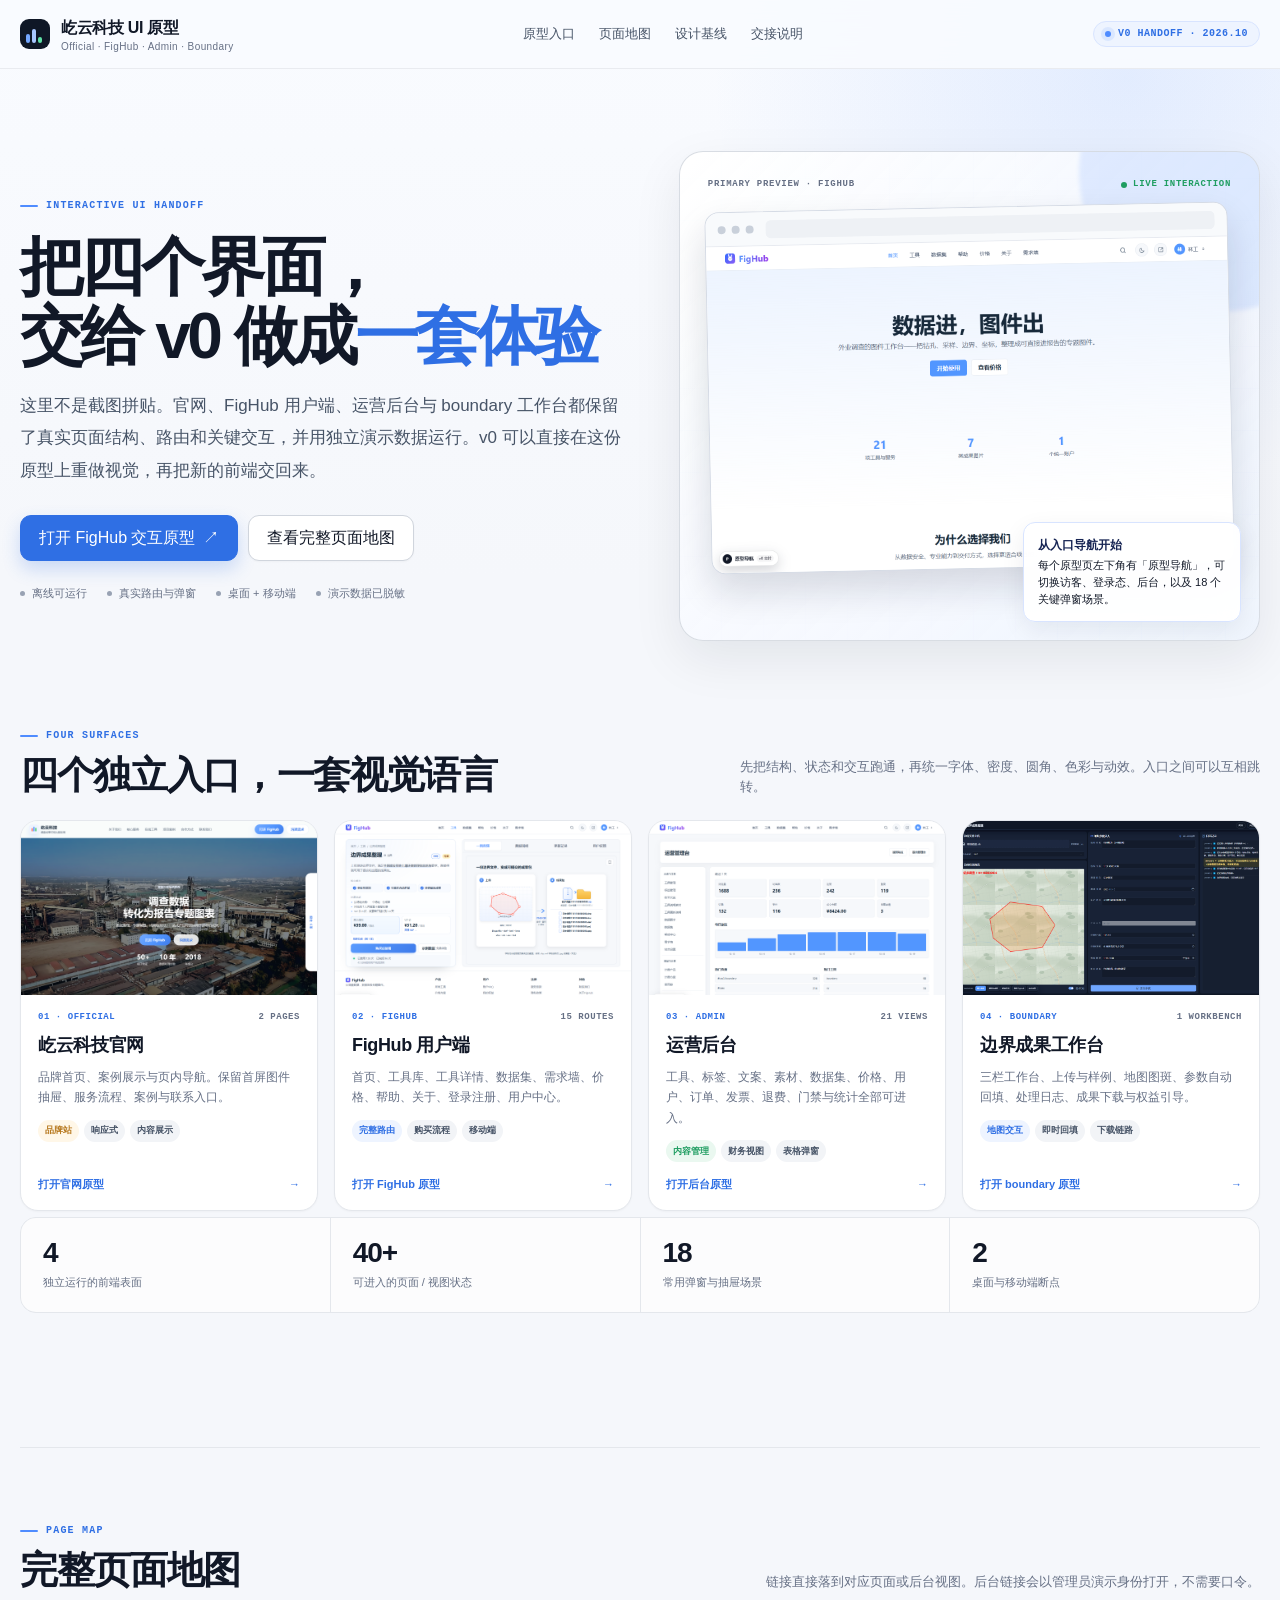
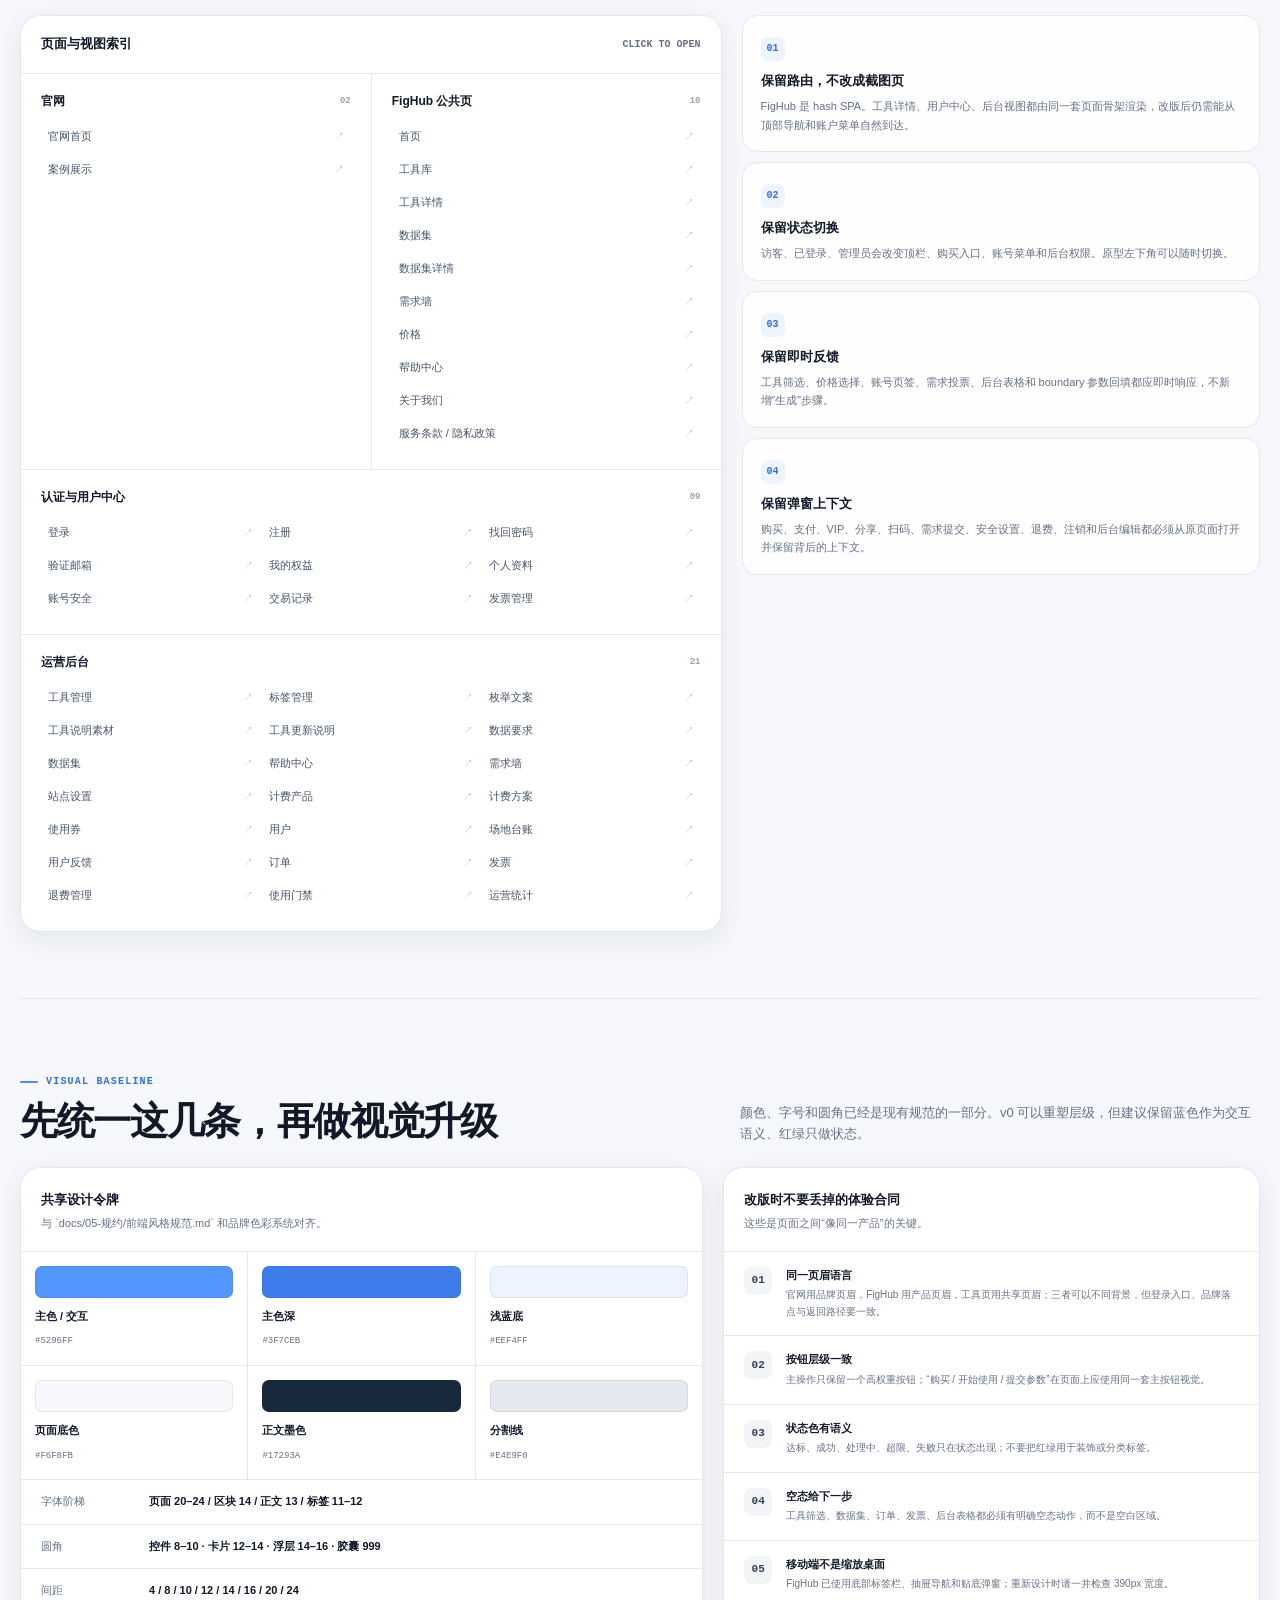
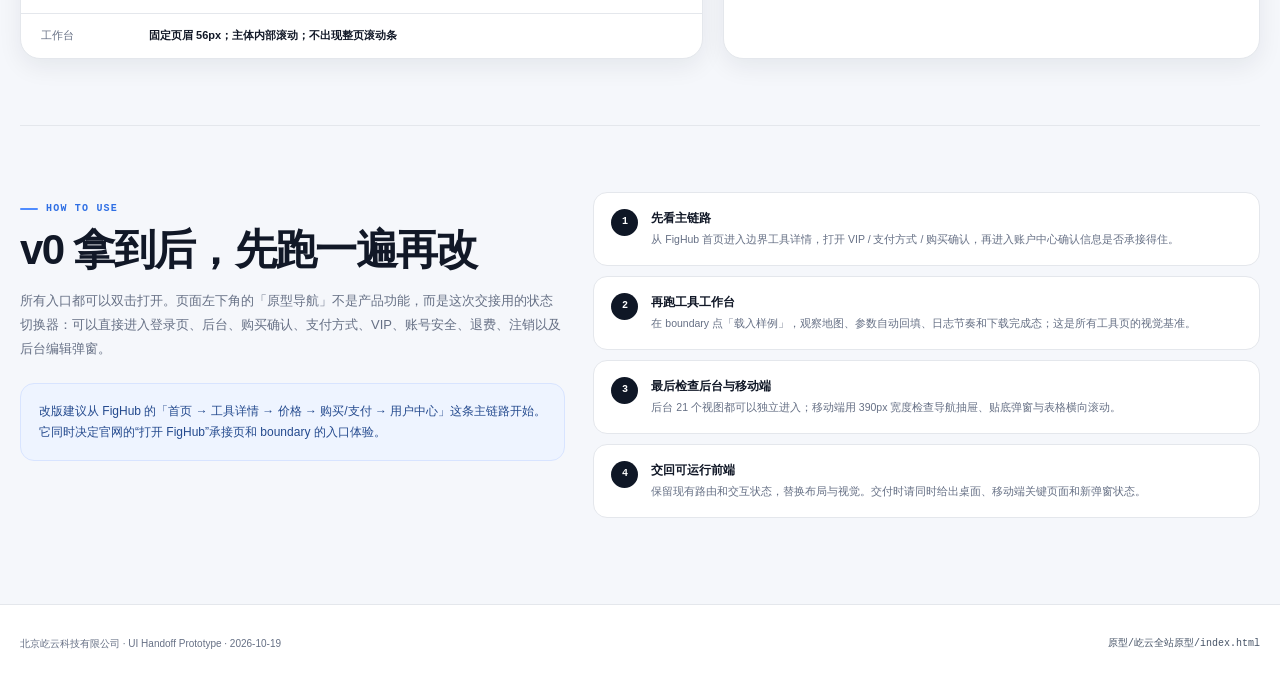
<file: 屹云全站原型/index.html>
<!doctype html>
<html lang="zh-CN">
<head>
  <meta charset="utf-8">
  <meta name="viewport" content="width=device-width, initial-scale=1">
  <title>屹云科技 · 全站 UI 交互原型 | v0 Handoff</title>
  <meta name="description" content="官网、FigHub、用户中心、运营后台与 boundary 工具的独立交互原型交付入口。">
  <style>
    :root {
      --bg: #f5f7fb;
      --paper: #ffffff;
      --ink: #111827;
      --muted: #667085;
      --line: #e4e7ec;
      --line-strong: #d0d5dd;
      --blue: #4f8cff;
      --blue-dark: #2f6fe4;
      --blue-soft: #eef4ff;
      --green: #1f9d61;
      --green-soft: #eaf8f0;
      --amber: #b7791f;
      --amber-soft: #fff7e8;
      --dark: #0f1726;
      --radius: 18px;
      --shadow: 0 18px 50px rgba(16, 24, 40, .08);
      --shadow-soft: 0 8px 24px rgba(16, 24, 40, .07);
      --mono: ui-monospace, SFMono-Regular, Menlo, Consolas, monospace;
    }

    * { box-sizing: border-box; }
    html { scroll-behavior: smooth; }
    body {
      margin: 0;
      background:
        radial-gradient(circle at 88% 2%, rgba(79, 140, 255, .13), transparent 26rem),
        linear-gradient(180deg, #f9fbff 0, var(--bg) 36rem);
      color: var(--ink);
      font-family: "Microsoft YaHei", "PingFang SC", "Segoe UI", sans-serif;
      line-height: 1.6;
    }
    a { color: inherit; text-decoration: none; }
    button, a { -webkit-tap-highlight-color: transparent; }
    img { display: block; max-width: 100%; }

    .topbar {
      position: sticky;
      top: 0;
      z-index: 20;
      border-bottom: 1px solid rgba(228, 231, 236, .78);
      background: rgba(249, 251, 255, .9);
      backdrop-filter: blur(18px);
    }
    .topbar__inner {
      width: min(1240px, calc(100% - 40px));
      min-height: 68px;
      margin: 0 auto;
      display: flex;
      align-items: center;
      justify-content: space-between;
      gap: 20px;
    }
    .brand {
      display: flex;
      align-items: center;
      gap: 11px;
      font-weight: 800;
      letter-spacing: -.02em;
      white-space: nowrap;
    }
    .brand__mark {
      display: grid;
      grid-template-columns: repeat(3, 4px);
      align-items: end;
      gap: 2px;
      width: 30px;
      height: 30px;
      padding: 6px;
      border-radius: 9px;
      background: var(--dark);
    }
    .brand__mark i {
      display: block;
      border-radius: 2px;
      background: #74a7ff;
    }
    .brand__mark i:nth-child(1) { height: 9px; }
    .brand__mark i:nth-child(2) { height: 14px; background: #a8c7ff; }
    .brand__mark i:nth-child(3) { height: 6px; background: #5fe0a6; }
    .brand small {
      display: block;
      color: var(--muted);
      font-size: 10px;
      font-weight: 500;
      letter-spacing: .04em;
      line-height: 1.2;
    }
    .topnav {
      display: flex;
      align-items: center;
      gap: 24px;
      color: #475467;
      font-size: 13px;
    }
    .topnav a:hover { color: var(--blue-dark); }
    .topbar__badge {
      display: inline-flex;
      align-items: center;
      gap: 7px;
      padding: 7px 11px;
      border: 1px solid #d8e4ff;
      border-radius: 999px;
      background: var(--blue-soft);
      color: #2f6fe4;
      font: 700 10px/1 var(--mono);
      letter-spacing: .05em;
    }
    .topbar__badge::before {
      content: "";
      width: 6px;
      height: 6px;
      border-radius: 50%;
      background: #4f8cff;
      box-shadow: 0 0 0 4px rgba(79, 140, 255, .12);
    }

    .wrap { width: min(1240px, calc(100% - 40px)); margin: 0 auto; }
    .hero {
      display: grid;
      grid-template-columns: minmax(0, 1.02fr) minmax(420px, .98fr);
      gap: 54px;
      align-items: center;
      padding: 82px 0 66px;
    }
    .eyebrow {
      display: inline-flex;
      align-items: center;
      gap: 8px;
      color: var(--blue-dark);
      font: 800 10px/1.4 var(--mono);
      letter-spacing: .12em;
      text-transform: uppercase;
    }
    .eyebrow::before {
      content: "";
      width: 18px;
      height: 2px;
      border-radius: 2px;
      background: var(--blue);
    }
    h1 {
      max-width: 700px;
      margin: 18px 0 20px;
      font-size: clamp(40px, 5vw, 66px);
      line-height: 1.07;
      letter-spacing: -.055em;
    }
    h1 em {
      color: var(--blue-dark);
      font-style: normal;
    }
    .hero__lede {
      max-width: 680px;
      margin: 0;
      color: #475467;
      font-size: 17px;
      line-height: 1.9;
    }
    .hero__actions {
      display: flex;
      flex-wrap: wrap;
      gap: 10px;
      margin-top: 28px;
    }
    .button {
      display: inline-flex;
      align-items: center;
      justify-content: center;
      gap: 8px;
      min-height: 46px;
      padding: 0 18px;
      border: 1px solid var(--line-strong);
      border-radius: 11px;
      background: var(--paper);
      color: var(--ink);
      font: 700 13px/1 inherit;
      box-shadow: 0 1px 2px rgba(16, 24, 40, .03);
    }
    .button:hover {
      border-color: #9bb9f6;
      transform: translateY(-1px);
    }
    .button--primary {
      border-color: var(--blue-dark);
      background: var(--blue-dark);
      color: #fff;
      box-shadow: 0 8px 18px rgba(47, 111, 228, .22);
    }
    .button--primary:hover {
      background: #255fce;
      border-color: #255fce;
    }
    .hero__meta {
      display: flex;
      flex-wrap: wrap;
      gap: 8px 20px;
      margin-top: 24px;
      color: var(--muted);
      font-size: 11px;
    }
    .hero__meta span {
      display: inline-flex;
      align-items: center;
      gap: 7px;
    }
    .hero__meta span::before {
      content: "";
      width: 5px;
      height: 5px;
      border-radius: 50%;
      background: #98a2b3;
    }

    .stage {
      position: relative;
      min-height: 490px;
      padding: 28px;
      border: 1px solid rgba(208, 213, 221, .8);
      border-radius: 24px;
      background:
        linear-gradient(135deg, rgba(255,255,255,.92), rgba(238,244,255,.78)),
        repeating-linear-gradient(90deg, transparent 0 41px, rgba(79,140,255,.055) 41px 42px),
        repeating-linear-gradient(0deg, transparent 0 41px, rgba(79,140,255,.055) 41px 42px);
      box-shadow: var(--shadow);
      overflow: hidden;
    }
    .stage::before {
      content: "";
      position: absolute;
      width: 280px;
      height: 280px;
      right: -100px;
      top: -120px;
      border-radius: 50%;
      background: rgba(79, 140, 255, .14);
      filter: blur(2px);
    }
    .stage__label {
      position: relative;
      z-index: 2;
      display: flex;
      justify-content: space-between;
      align-items: center;
      margin-bottom: 18px;
      color: var(--muted);
      font: 700 9px/1 var(--mono);
      letter-spacing: .08em;
    }
    .stage__status {
      display: inline-flex;
      align-items: center;
      gap: 6px;
      color: var(--green);
    }
    .stage__status::before {
      content: "";
      width: 6px;
      height: 6px;
      border-radius: 50%;
      background: var(--green);
    }
    .browser {
      position: relative;
      z-index: 1;
      border: 1px solid #d5dbe5;
      border-radius: 14px;
      background: #fff;
      box-shadow: 0 18px 36px rgba(15, 23, 42, .14);
      overflow: hidden;
      transform: rotate(-1.2deg);
    }
    .browser__bar {
      display: flex;
      align-items: center;
      gap: 6px;
      height: 34px;
      padding: 0 12px;
      border-bottom: 1px solid #e7eaf0;
      background: #f8fafc;
    }
    .browser__bar i {
      width: 8px;
      height: 8px;
      border-radius: 50%;
      background: #c9d0da;
    }
    .browser__bar span {
      flex: 1;
      height: 18px;
      margin-left: 6px;
      border-radius: 5px;
      background: #eef1f5;
    }
    .browser img {
      width: 100%;
      aspect-ratio: 16 / 10;
      object-fit: cover;
      object-position: top center;
    }
    .stage__note {
      position: absolute;
      z-index: 3;
      right: 18px;
      bottom: 18px;
      width: 218px;
      padding: 13px 14px;
      border: 1px solid #d8e4ff;
      border-radius: 12px;
      background: rgba(255, 255, 255, .94);
      box-shadow: var(--shadow-soft);
      font-size: 11px;
      line-height: 1.55;
      backdrop-filter: blur(10px);
    }
    .stage__note strong {
      display: block;
      margin-bottom: 2px;
      color: #172554;
      font-size: 12px;
    }

    .entry-section {
      padding: 12px 0 64px;
    }
    .section-head {
      display: flex;
      align-items: end;
      justify-content: space-between;
      gap: 24px;
      margin-bottom: 22px;
    }
    .section-head h2 {
      margin: 8px 0 0;
      font-size: clamp(27px, 3vw, 38px);
      line-height: 1.2;
      letter-spacing: -.035em;
    }
    .section-head p {
      max-width: 520px;
      margin: 0;
      color: var(--muted);
      font-size: 13px;
    }
    .entry-grid {
      display: grid;
      grid-template-columns: repeat(12, minmax(0, 1fr));
      gap: 16px;
    }
    .entry-card {
      grid-column: span 3;
      display: flex;
      flex-direction: column;
      min-height: 344px;
      border: 1px solid var(--line);
      border-radius: var(--radius);
      background: var(--paper);
      box-shadow: 0 1px 2px rgba(16, 24, 40, .03);
      overflow: hidden;
      transition: transform .18s ease, box-shadow .18s ease, border-color .18s ease;
    }
    .entry-card:hover {
      transform: translateY(-4px);
      border-color: #c8d8f8;
      box-shadow: var(--shadow);
    }
    .entry-card__preview {
      height: 174px;
      background: #eef2f7;
      overflow: hidden;
    }
    .entry-card__preview img {
      width: 100%;
      height: 100%;
      object-fit: cover;
      object-position: top center;
      transition: transform .35s ease;
    }
    .entry-card:hover .entry-card__preview img { transform: scale(1.025); }
    .entry-card__body {
      display: flex;
      flex: 1;
      flex-direction: column;
      padding: 17px 17px 16px;
    }
    .entry-card__kicker {
      display: flex;
      align-items: center;
      justify-content: space-between;
      gap: 10px;
      margin-bottom: 8px;
      color: var(--muted);
      font: 700 9px/1.2 var(--mono);
      letter-spacing: .06em;
    }
    .entry-card__kicker span:first-child { color: var(--blue-dark); }
    .entry-card h3 {
      margin: 0 0 7px;
      font-size: 18px;
      letter-spacing: -.02em;
    }
    .entry-card p {
      margin: 0;
      color: #667085;
      font-size: 12px;
      line-height: 1.7;
    }
    .entry-card__tags {
      display: flex;
      flex-wrap: wrap;
      gap: 5px;
      margin-top: 12px;
    }
    .tag {
      display: inline-flex;
      align-items: center;
      min-height: 22px;
      padding: 0 7px;
      border-radius: 999px;
      background: #f2f4f7;
      color: #475467;
      font-size: 9px;
      font-weight: 700;
    }
    .tag--blue { background: var(--blue-soft); color: var(--blue-dark); }
    .tag--green { background: var(--green-soft); color: var(--green); }
    .tag--amber { background: var(--amber-soft); color: var(--amber); }
    .entry-card__open {
      display: flex;
      align-items: center;
      justify-content: space-between;
      margin-top: auto;
      padding-top: 14px;
      color: var(--blue-dark);
      font-size: 11px;
      font-weight: 800;
    }

    .metrics {
      display: grid;
      grid-template-columns: repeat(4, minmax(0, 1fr));
      gap: 1px;
      margin: 6px 0 70px;
      border: 1px solid var(--line);
      border-radius: 16px;
      background: var(--line);
      overflow: hidden;
    }
    .metric {
      padding: 20px 22px;
      background: rgba(255,255,255,.88);
    }
    .metric strong {
      display: block;
      font-size: 28px;
      letter-spacing: -.04em;
      line-height: 1.1;
    }
    .metric span {
      display: block;
      margin-top: 6px;
      color: var(--muted);
      font-size: 11px;
    }

    .map-section, .baseline-section, .handoff-section {
      padding: 66px 0;
      border-top: 1px solid var(--line);
    }
    .map-layout {
      display: grid;
      grid-template-columns: 1.15fr .85fr;
      gap: 20px;
      align-items: start;
    }
    .map-board {
      border: 1px solid var(--line);
      border-radius: 20px;
      background: var(--paper);
      box-shadow: var(--shadow-soft);
      overflow: hidden;
    }
    .map-board__head {
      display: flex;
      align-items: center;
      justify-content: space-between;
      gap: 16px;
      padding: 18px 20px;
      border-bottom: 1px solid var(--line);
    }
    .map-board__head strong { font-size: 13px; }
    .map-board__head span {
      color: var(--muted);
      font: 600 10px/1 var(--mono);
    }
    .map-groups {
      display: grid;
      grid-template-columns: 1fr 1fr;
    }
    .map-group {
      padding: 18px 20px 20px;
    }
    .map-group + .map-group { border-left: 1px solid var(--line); }
    .map-group:nth-child(n+3) {
      border-top: 1px solid var(--line);
      border-left: 0;
    }
    .map-group:nth-child(even) { border-left: 1px solid var(--line); }
    .map-group--wide {
      grid-column: 1 / -1;
      border-top: 1px solid var(--line);
      border-left: 0 !important;
    }
    .map-group--wide .map-links {
      grid-template-columns: repeat(3, minmax(0, 1fr));
    }
    .map-group h3 {
      display: flex;
      align-items: center;
      justify-content: space-between;
      margin: 0 0 10px;
      font-size: 12px;
    }
    .map-group h3 span {
      color: #98a2b3;
      font: 700 9px/1 var(--mono);
    }
    .map-links {
      display: grid;
      gap: 2px;
    }
    .map-links a {
      display: flex;
      align-items: center;
      justify-content: space-between;
      gap: 12px;
      min-height: 31px;
      padding: 0 7px;
      border-radius: 7px;
      color: #475467;
      font-size: 11px;
    }
    .map-links a::after {
      content: "↗";
      color: #b1b9c5;
      font-size: 10px;
    }
    .map-links a:hover {
      background: var(--blue-soft);
      color: var(--blue-dark);
    }
    .map-links a:hover::after { color: var(--blue-dark); }

    .interaction-panel {
      display: grid;
      gap: 10px;
    }
    .interaction-card {
      padding: 17px 18px;
      border: 1px solid var(--line);
      border-radius: 15px;
      background: rgba(255,255,255,.9);
    }
    .interaction-card__num {
      display: inline-grid;
      place-items: center;
      width: 24px;
      height: 24px;
      margin-bottom: 10px;
      border-radius: 7px;
      background: var(--blue-soft);
      color: var(--blue-dark);
      font: 800 10px/1 var(--mono);
    }
    .interaction-card h3 {
      margin: 0 0 5px;
      font-size: 13px;
    }
    .interaction-card p {
      margin: 0;
      color: var(--muted);
      font-size: 11px;
      line-height: 1.7;
    }

    .baseline-grid {
      display: grid;
      grid-template-columns: 1.12fr .88fr;
      gap: 20px;
    }
    .token-board, .contract-board {
      border: 1px solid var(--line);
      border-radius: 20px;
      background: var(--paper);
      box-shadow: var(--shadow-soft);
      overflow: hidden;
    }
    .board-head {
      padding: 18px 20px;
      border-bottom: 1px solid var(--line);
    }
    .board-head strong { font-size: 13px; }
    .board-head p {
      margin: 4px 0 0;
      color: var(--muted);
      font-size: 11px;
    }
    .swatches {
      display: grid;
      grid-template-columns: repeat(3, 1fr);
      gap: 1px;
      background: var(--line);
    }
    .swatch {
      min-height: 106px;
      padding: 14px;
      background: #fff;
    }
    .swatch__color {
      width: 100%;
      height: 32px;
      margin-bottom: 10px;
      border: 1px solid rgba(15, 23, 42, .08);
      border-radius: 7px;
    }
    .swatch strong {
      display: block;
      font-size: 11px;
    }
    .swatch code {
      color: var(--muted);
      font: 500 9px/1.5 var(--mono);
    }
    .token-notes {
      display: grid;
      gap: 0;
    }
    .token-note {
      display: grid;
      grid-template-columns: 92px 1fr;
      gap: 16px;
      padding: 13px 20px;
      border-top: 1px solid var(--line);
      font-size: 11px;
    }
    .token-note span { color: var(--muted); }
    .contract-list {
      display: grid;
    }
    .contract-row {
      display: grid;
      grid-template-columns: 30px 1fr;
      gap: 12px;
      padding: 15px 20px;
      border-top: 1px solid var(--line);
    }
    .contract-row:first-child { border-top: 0; }
    .contract-row__icon {
      display: grid;
      place-items: center;
      width: 28px;
      height: 28px;
      border-radius: 8px;
      background: #f2f4f7;
      color: #344054;
      font: 800 11px/1 var(--mono);
    }
    .contract-row strong {
      display: block;
      font-size: 11px;
    }
    .contract-row p {
      margin: 3px 0 0;
      color: var(--muted);
      font-size: 10px;
      line-height: 1.65;
    }

    .handoff-grid {
      display: grid;
      grid-template-columns: .9fr 1.1fr;
      gap: 28px;
      align-items: start;
    }
    .handoff-copy h2 {
      margin: 8px 0 14px;
      font-size: clamp(28px, 3.3vw, 42px);
      line-height: 1.18;
      letter-spacing: -.04em;
    }
    .handoff-copy > p {
      margin: 0;
      color: var(--muted);
      font-size: 13px;
      line-height: 1.85;
    }
    .handoff-callout {
      margin-top: 22px;
      padding: 17px 18px;
      border: 1px solid #d8e4ff;
      border-radius: 14px;
      background: var(--blue-soft);
      color: #244a8e;
      font-size: 12px;
      line-height: 1.75;
    }
    .handoff-steps {
      display: grid;
      gap: 10px;
    }
    .handoff-step {
      display: grid;
      grid-template-columns: 28px 1fr;
      gap: 12px;
      padding: 16px 17px;
      border: 1px solid var(--line);
      border-radius: 14px;
      background: #fff;
    }
    .handoff-step > span {
      display: grid;
      place-items: center;
      width: 27px;
      height: 27px;
      border-radius: 50%;
      background: var(--dark);
      color: #fff;
      font: 800 10px/1 var(--mono);
    }
    .handoff-step h3 {
      margin: 0 0 3px;
      font-size: 12px;
    }
    .handoff-step p {
      margin: 0;
      color: var(--muted);
      font-size: 10.5px;
      line-height: 1.7;
    }

    .footer {
      margin-top: 20px;
      border-top: 1px solid var(--line);
      background: #fff;
    }
    .footer__inner {
      width: min(1240px, calc(100% - 40px));
      margin: 0 auto;
      display: flex;
      align-items: center;
      justify-content: space-between;
      gap: 20px;
      min-height: 78px;
      color: var(--muted);
      font-size: 10px;
    }
    .footer__inner code {
      font-family: var(--mono);
      color: #475467;
    }

    @media (max-width: 1050px) {
      .hero { grid-template-columns: 1fr; gap: 34px; padding-top: 58px; }
      .stage { min-height: auto; }
      .entry-card { grid-column: span 6; }
      .map-layout, .baseline-grid, .handoff-grid { grid-template-columns: 1fr; }
    }
    @media (max-width: 760px) {
      .topnav { display: none; }
      .topbar__badge { display: none; }
      .wrap, .topbar__inner, .footer__inner { width: min(100% - 28px, 1240px); }
      .hero { padding: 42px 0 42px; }
      h1 { font-size: 40px; }
      .hero__lede { font-size: 15px; }
      .entry-card { grid-column: span 12; }
      .metrics { grid-template-columns: 1fr 1fr; margin-bottom: 44px; }
      .map-groups { grid-template-columns: 1fr; }
      .map-group--wide .map-links { grid-template-columns: 1fr; }
      .map-group + .map-group, .map-group:nth-child(n+3), .map-group:nth-child(even) {
        border-top: 1px solid var(--line);
        border-left: 0;
      }
      .swatches { grid-template-columns: 1fr 1fr; }
      .section-head { display: block; }
      .section-head p { margin-top: 10px; }
      .stage__note { position: relative; right: auto; bottom: auto; width: auto; margin: 14px 0 0; }
    }
  </style>
</head>
<body>
  <header class="topbar">
    <div class="topbar__inner">
      <a class="brand" href="#top">
        <span class="brand__mark" aria-hidden="true"><i></i><i></i><i></i></span>
        <span>屹云科技 UI 原型<small>Official · FigHub · Admin · Boundary</small></span>
      </a>
      <nav class="topnav" aria-label="页面导航">
        <a href="#entries">原型入口</a>
        <a href="#pagemap">页面地图</a>
        <a href="#baseline">设计基线</a>
        <a href="#handoff">交接说明</a>
      </nav>
      <span class="topbar__badge">V0 HANDOFF · 2026.10</span>
    </div>
  </header>

  <main id="top">
    <section class="wrap hero">
      <div>
        <span class="eyebrow">Interactive UI Handoff</span>
        <h1>把四个界面，<br>交给 v0 做成<em>一套体验</em></h1>
        <p class="hero__lede">
          这里不是截图拼贴。官网、FigHub 用户端、运营后台与 boundary 工作台都保留了真实页面结构、路由和关键交互，并用独立演示数据运行。v0 可以直接在这份原型上重做视觉，再把新的前端交回来。
        </p>
        <div class="hero__actions">
          <a class="button button--primary" href="fighub/index.html#home">打开 FigHub 交互原型 <span>↗</span></a>
          <a class="button" href="#pagemap">查看完整页面地图</a>
        </div>
        <div class="hero__meta">
          <span>离线可运行</span>
          <span>真实路由与弹窗</span>
          <span>桌面 + 移动端</span>
          <span>演示数据已脱敏</span>
        </div>
      </div>

      <div class="stage" aria-label="原型预览">
        <div class="stage__label">
          <span>PRIMARY PREVIEW · FIGHUB</span>
          <span class="stage__status">LIVE INTERACTION</span>
        </div>
        <div class="browser">
          <div class="browser__bar" aria-hidden="true"><i></i><i></i><i></i><span></span></div>
          <img src="previews/fighub-home.png" alt="FigHub 首页预览">
        </div>
        <div class="stage__note">
          <strong>从入口导航开始</strong>
          每个原型页左下角有「原型导航」，可切换访客、登录态、后台，以及 18 个关键弹窗场景。
        </div>
      </div>
    </section>

    <section class="wrap entry-section" id="entries">
      <div class="section-head">
        <div>
          <span class="eyebrow">Four Surfaces</span>
          <h2>四个独立入口，一套视觉语言</h2>
        </div>
        <p>先把结构、状态和交互跑通，再统一字体、密度、圆角、色彩与动效。入口之间可以互相跳转。</p>
      </div>

      <div class="entry-grid">
        <a class="entry-card" href="official/index.html">
          <div class="entry-card__preview"><img src="previews/official-home.png" alt="屹云科技官网预览"></div>
          <div class="entry-card__body">
            <div class="entry-card__kicker"><span>01 · OFFICIAL</span><span>2 PAGES</span></div>
            <h3>屹云科技官网</h3>
            <p>品牌首页、案例展示与页内导航。保留首屏图件抽屉、服务流程、案例与联系入口。</p>
            <div class="entry-card__tags"><span class="tag tag--amber">品牌站</span><span class="tag">响应式</span><span class="tag">内容展示</span></div>
            <span class="entry-card__open">打开官网原型 <span>→</span></span>
          </div>
        </a>

        <a class="entry-card" href="fighub/index.html?mode=authed#home">
          <div class="entry-card__preview"><img src="previews/fighub-detail.png" alt="FigHub 工具详情预览"></div>
          <div class="entry-card__body">
            <div class="entry-card__kicker"><span>02 · FIGHUB</span><span>15 ROUTES</span></div>
            <h3>FigHub 用户端</h3>
            <p>首页、工具库、工具详情、数据集、需求墙、价格、帮助、关于、登录注册、用户中心。</p>
            <div class="entry-card__tags"><span class="tag tag--blue">完整路由</span><span class="tag">购买流程</span><span class="tag">移动端</span></div>
            <span class="entry-card__open">打开 FigHub 原型 <span>→</span></span>
          </div>
        </a>

        <a class="entry-card" href="fighub/index.html?mode=admin#admin/tools">
          <div class="entry-card__preview"><img src="previews/fighub-admin.png" alt="FigHub 运营后台预览"></div>
          <div class="entry-card__body">
            <div class="entry-card__kicker"><span>03 · ADMIN</span><span>21 VIEWS</span></div>
            <h3>运营后台</h3>
            <p>工具、标签、文案、素材、数据集、价格、用户、订单、发票、退费、门禁与统计全部可进入。</p>
            <div class="entry-card__tags"><span class="tag tag--green">内容管理</span><span class="tag">财务视图</span><span class="tag">表格弹窗</span></div>
            <span class="entry-card__open">打开后台原型 <span>→</span></span>
          </div>
        </a>

        <a class="entry-card" href="boundary/index.html">
          <div class="entry-card__preview"><img src="previews/boundary-workbench.png" alt="boundary 边界工作台预览"></div>
          <div class="entry-card__body">
            <div class="entry-card__kicker"><span>04 · BOUNDARY</span><span>1 WORKBENCH</span></div>
            <h3>边界成果工作台</h3>
            <p>三栏工作台、上传与样例、地图图斑、参数自动回填、处理日志、成果下载与权益引导。</p>
            <div class="entry-card__tags"><span class="tag tag--blue">地图交互</span><span class="tag">即时回填</span><span class="tag">下载链路</span></div>
            <span class="entry-card__open">打开 boundary 原型 <span>→</span></span>
          </div>
        </a>
      </div>

      <div class="metrics" aria-label="交付规模">
        <div class="metric"><strong>4</strong><span>独立运行的前端表面</span></div>
        <div class="metric"><strong>40+</strong><span>可进入的页面 / 视图状态</span></div>
        <div class="metric"><strong>18</strong><span>常用弹窗与抽屉场景</span></div>
        <div class="metric"><strong>2</strong><span>桌面与移动端断点</span></div>
      </div>
    </section>

    <section class="wrap map-section" id="pagemap">
      <div class="section-head">
        <div>
          <span class="eyebrow">Page Map</span>
          <h2>完整页面地图</h2>
        </div>
        <p>链接直接落到对应页面或后台视图。后台链接会以管理员演示身份打开，不需要口令。</p>
      </div>

      <div class="map-layout">
        <div class="map-board">
          <div class="map-board__head"><strong>页面与视图索引</strong><span>CLICK TO OPEN</span></div>
          <div class="map-groups">
            <div class="map-group">
              <h3>官网 <span>02</span></h3>
              <div class="map-links">
                <a href="official/index.html">官网首页</a>
                <a href="official/showcase.html">案例展示</a>
              </div>
            </div>
            <div class="map-group">
              <h3>FigHub 公共页 <span>10</span></h3>
              <div class="map-links">
                <a href="fighub/index.html?mode=authed#home">首页</a>
                <a href="fighub/index.html?mode=authed#tools">工具库</a>
                <a href="fighub/index.html?mode=authed#tool/boundary">工具详情</a>
                <a href="fighub/index.html?mode=authed#datasets">数据集</a>
                <a href="fighub/index.html?mode=authed#dataset/survey-points">数据集详情</a>
                <a href="fighub/index.html?mode=authed#requests">需求墙</a>
                <a href="fighub/index.html?mode=authed#pricing">价格</a>
                <a href="fighub/index.html?mode=authed#help">帮助中心</a>
                <a href="fighub/index.html?mode=authed#about">关于我们</a>
                <a href="fighub/index.html?mode=authed#terms">服务条款 / 隐私政策</a>
              </div>
            </div>
            <div class="map-group map-group--wide">
              <h3>认证与用户中心 <span>09</span></h3>
              <div class="map-links">
                <a href="fighub/index.html?mode=guest#login">登录</a>
                <a href="fighub/index.html?mode=guest#register">注册</a>
                <a href="fighub/index.html?mode=guest#forgot">找回密码</a>
                <a href="fighub/index.html?mode=authed#verify">验证邮箱</a>
                <a href="fighub/index.html?mode=authed#account/entitlements">我的权益</a>
                <a href="fighub/index.html?mode=authed#account/profile">个人资料</a>
                <a href="fighub/index.html?mode=authed#account/security">账号安全</a>
                <a href="fighub/index.html?mode=authed#account/orders">交易记录</a>
                <a href="fighub/index.html?mode=authed#account/invoices">发票管理</a>
              </div>
            </div>
            <div class="map-group map-group--wide">
              <h3>运营后台 <span>21</span></h3>
              <div class="map-links">
                <a href="fighub/index.html?mode=admin#admin/tools">工具管理</a>
                <a href="fighub/index.html?mode=admin#admin/tags">标签管理</a>
                <a href="fighub/index.html?mode=admin#admin/labels">枚举文案</a>
                <a href="fighub/index.html?mode=admin#admin/tool_media">工具说明素材</a>
                <a href="fighub/index.html?mode=admin#admin/tool_updates">工具更新说明</a>
                <a href="fighub/index.html?mode=admin#admin/tool_docs">数据要求</a>
                <a href="fighub/index.html?mode=admin#admin/datasets">数据集</a>
                <a href="fighub/index.html?mode=admin#admin/help">帮助中心</a>
                <a href="fighub/index.html?mode=admin#admin/requests">需求墙</a>
                <a href="fighub/index.html?mode=admin#admin/site">站点设置</a>
                <a href="fighub/index.html?mode=admin#admin/products">计费产品</a>
                <a href="fighub/index.html?mode=admin#admin/billing_plans">计费方案</a>
                <a href="fighub/index.html?mode=admin#admin/coupons">使用券</a>
                <a href="fighub/index.html?mode=admin#admin/users">用户</a>
                <a href="fighub/index.html?mode=admin#admin/sites">场地台账</a>
                <a href="fighub/index.html?mode=admin#admin/feedback">用户反馈</a>
                <a href="fighub/index.html?mode=admin#admin/orders">订单</a>
                <a href="fighub/index.html?mode=admin#admin/invoices">发票</a>
                <a href="fighub/index.html?mode=admin#admin/refunds">退费管理</a>
                <a href="fighub/index.html?mode=admin#admin/policies">使用门禁</a>
                <a href="fighub/index.html?mode=admin#admin/stats">运营统计</a>
              </div>
            </div>
          </div>
        </div>

        <div class="interaction-panel">
          <article class="interaction-card">
            <span class="interaction-card__num">01</span>
            <h3>保留路由，不改成截图页</h3>
            <p>FigHub 是 hash SPA。工具详情、用户中心、后台视图都由同一套页面骨架渲染，改版后仍需能从顶部导航和账户菜单自然到达。</p>
          </article>
          <article class="interaction-card">
            <span class="interaction-card__num">02</span>
            <h3>保留状态切换</h3>
            <p>访客、已登录、管理员会改变顶栏、购买入口、账号菜单和后台权限。原型左下角可以随时切换。</p>
          </article>
          <article class="interaction-card">
            <span class="interaction-card__num">03</span>
            <h3>保留即时反馈</h3>
            <p>工具筛选、价格选择、账号页签、需求投票、后台表格和 boundary 参数回填都应即时响应，不新增“生成”步骤。</p>
          </article>
          <article class="interaction-card">
            <span class="interaction-card__num">04</span>
            <h3>保留弹窗上下文</h3>
            <p>购买、支付、VIP、分享、扫码、需求提交、安全设置、退费、注销和后台编辑都必须从原页面打开并保留背后的上下文。</p>
          </article>
        </div>
      </div>
    </section>

    <section class="wrap baseline-section" id="baseline">
      <div class="section-head">
        <div>
          <span class="eyebrow">Visual Baseline</span>
          <h2>先统一这几条，再做视觉升级</h2>
        </div>
        <p>颜色、字号和圆角已经是现有规范的一部分。v0 可以重塑层级，但建议保留蓝色作为交互语义、红绿只做状态。</p>
      </div>

      <div class="baseline-grid">
        <div class="token-board">
          <div class="board-head">
            <strong>共享设计令牌</strong>
            <p>与 `docs/05-规约/前端风格规范.md` 和品牌色彩系统对齐。</p>
          </div>
          <div class="swatches">
            <div class="swatch"><div class="swatch__color" style="background:#5296ff"></div><strong>主色 / 交互</strong><code>#5296FF</code></div>
            <div class="swatch"><div class="swatch__color" style="background:#3f7ceb"></div><strong>主色深</strong><code>#3F7CEB</code></div>
            <div class="swatch"><div class="swatch__color" style="background:#eef4ff"></div><strong>浅蓝底</strong><code>#EEF4FF</code></div>
            <div class="swatch"><div class="swatch__color" style="background:#f6f8fb"></div><strong>页面底色</strong><code>#F6F8FB</code></div>
            <div class="swatch"><div class="swatch__color" style="background:#17293a"></div><strong>正文墨色</strong><code>#17293A</code></div>
            <div class="swatch"><div class="swatch__color" style="background:#e4e9f0"></div><strong>分割线</strong><code>#E4E9F0</code></div>
          </div>
          <div class="token-notes">
            <div class="token-note"><span>字体阶梯</span><strong>页面 20–24 / 区块 14 / 正文 13 / 标签 11–12</strong></div>
            <div class="token-note"><span>圆角</span><strong>控件 8–10 · 卡片 12–14 · 浮层 14–16 · 胶囊 999</strong></div>
            <div class="token-note"><span>间距</span><strong>4 / 8 / 10 / 12 / 14 / 16 / 20 / 24</strong></div>
            <div class="token-note"><span>工作台</span><strong>固定页眉 56px；主体内部滚动；不出现整页滚动条</strong></div>
          </div>
        </div>

        <div class="contract-board">
          <div class="board-head">
            <strong>改版时不要丢掉的体验合同</strong>
            <p>这些是页面之间“像同一产品”的关键。</p>
          </div>
          <div class="contract-list">
            <div class="contract-row"><span class="contract-row__icon">01</span><div><strong>同一页眉语言</strong><p>官网用品牌页眉，FigHub 用产品页眉，工具页用共享页眉；三者可以不同背景，但登录入口、品牌落点与返回路径要一致。</p></div></div>
            <div class="contract-row"><span class="contract-row__icon">02</span><div><strong>按钮层级一致</strong><p>主操作只保留一个高权重按钮；“购买 / 开始使用 / 提交参数”在页面上应使用同一套主按钮视觉。</p></div></div>
            <div class="contract-row"><span class="contract-row__icon">03</span><div><strong>状态色有语义</strong><p>达标、成功、处理中、超限、失败只在状态出现；不要把红绿用于装饰或分类标签。</p></div></div>
            <div class="contract-row"><span class="contract-row__icon">04</span><div><strong>空态给下一步</strong><p>工具筛选、数据集、订单、发票、后台表格都必须有明确空态动作，而不是空白区域。</p></div></div>
            <div class="contract-row"><span class="contract-row__icon">05</span><div><strong>移动端不是缩放桌面</strong><p>FigHub 已使用底部标签栏、抽屉导航和贴底弹窗；重新设计时请一并检查 390px 宽度。</p></div></div>
          </div>
        </div>
      </div>
    </section>

    <section class="wrap handoff-section" id="handoff">
      <div class="handoff-grid">
        <div class="handoff-copy">
          <span class="eyebrow">How To Use</span>
          <h2>v0 拿到后，先跑一遍再改</h2>
          <p>
            所有入口都可以双击打开。页面左下角的「原型导航」不是产品功能，而是这次交接用的状态切换器：可以直接进入登录页、后台、购买确认、支付方式、VIP、账号安全、退费、注销以及后台编辑弹窗。
          </p>
          <div class="handoff-callout">
            改版建议从 FigHub 的「首页 → 工具详情 → 价格 → 购买/支付 → 用户中心」这条主链路开始。它同时决定官网的“打开 FigHub”承接页和 boundary 的入口体验。
          </div>
        </div>

        <div class="handoff-steps">
          <article class="handoff-step"><span>1</span><div><h3>先看主链路</h3><p>从 FigHub 首页进入边界工具详情，打开 VIP / 支付方式 / 购买确认，再进入账户中心确认信息是否承接得住。</p></div></article>
          <article class="handoff-step"><span>2</span><div><h3>再跑工具工作台</h3><p>在 boundary 点「载入样例」，观察地图、参数自动回填、日志节奏和下载完成态；这是所有工具页的视觉基准。</p></div></article>
          <article class="handoff-step"><span>3</span><div><h3>最后检查后台与移动端</h3><p>后台 21 个视图都可以独立进入；移动端用 390px 宽度检查导航抽屉、贴底弹窗与表格横向滚动。</p></div></article>
          <article class="handoff-step"><span>4</span><div><h3>交回可运行前端</h3><p>保留现有路由和交互状态，替换布局与视觉。交付时请同时给出桌面、移动端关键页面和新弹窗状态。</p></div></article>
        </div>
      </div>
    </section>
  </main>

  <footer class="footer">
    <div class="footer__inner">
      <span>北京屹云科技有限公司 · UI Handoff Prototype · 2026-10-19</span>
      <span><code>原型/屹云全站原型/index.html</code></span>
    </div>
  </footer>
</body>
</html>
</file>
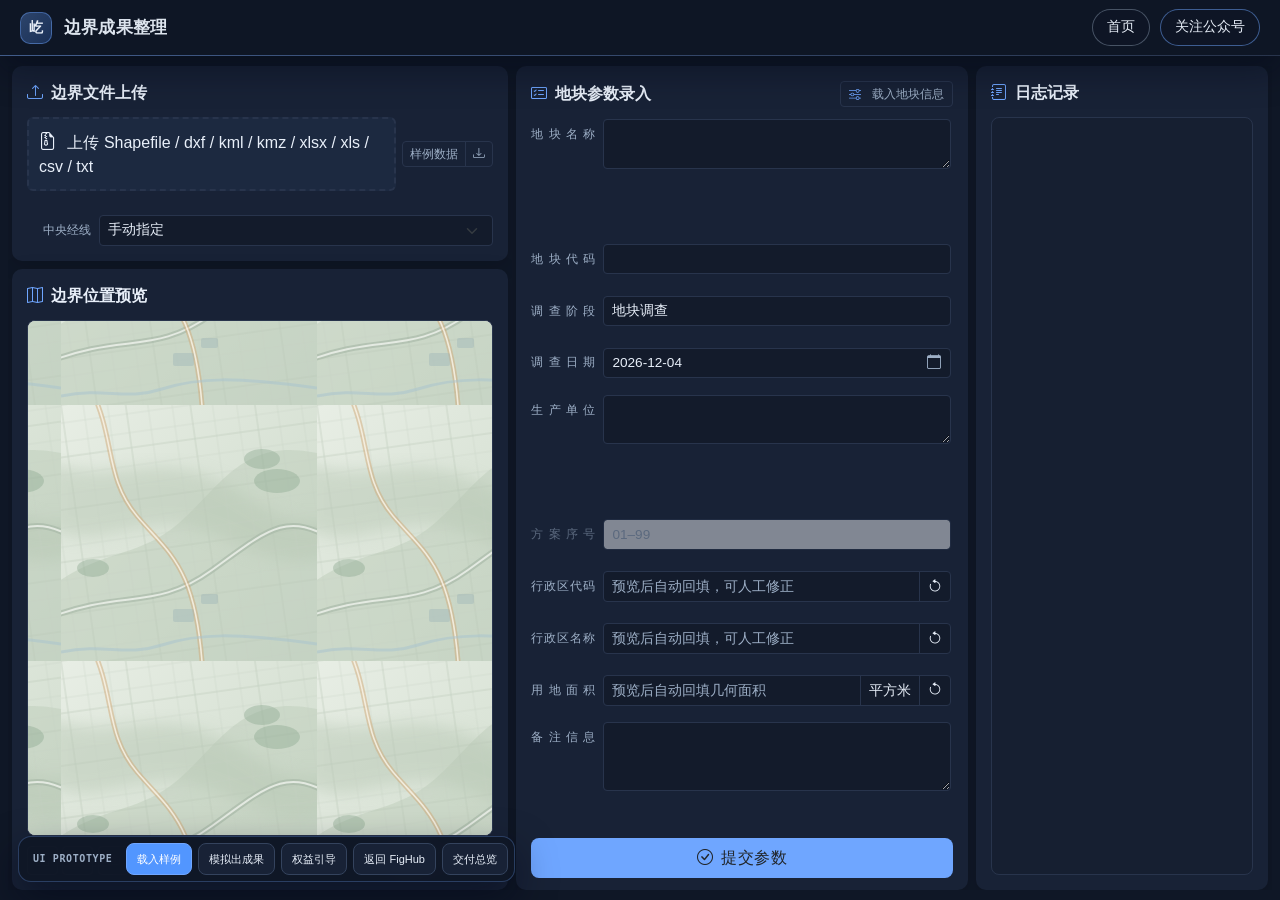
<file: 屹云全站原型/boundary/index.html>
<!DOCTYPE html>
    <html lang="zh-CN">
    <head>
        <meta charset="UTF-8">
        <meta http-equiv="Content-Type" content="text/html; charset=UTF-8">
        <meta name="viewport" content="width=device-width, initial-scale=1.0">
        <title>地块参数录入系统</title>
        <!-- 离线原型：共享库与页眉均从原型包内加载。 -->
        <script>
          (function () {
            window.YYKJ_WEBLIBS_BASE = "..";
            window.YYKJ_WEBLIBS = ["leaflet", "bootstrap", "bootstrap-icons", "flatpickr", "html2canvas"];
            document.write('<script src="../shared/yykj-weblibs/weblibs.js"><\/script>');
            document.write('<script src="../shared/yykj-weblibs/site-registry.js"><\/script>');
          })();
        </script>
        <script>
          (function () {
            window.YYKJ_BASEMAP_BASE = "..";
            document.write('<script src="../shared/yykj-basemap/basemaps.js"><\/script>');
          })();
        </script>
        <script>
          (function () {
            window.YYKJ_COMMON_HEADER = {
              brand: "屹云科技",
              logoText: "屹",
              homeUrl: "../fighub/index.html",
              homeTarget: "_self",
              qrcodeUrl: "../fighub/images/qrcode/service-qr.jpg",
              toolName: "边界成果整理",
              layout: "default"
            };
            var css = document.createElement("link");
            css.rel = "stylesheet";
            css.href = "../shared/yykj-header/yykj-header.css";
            document.head.appendChild(css);
            var js = document.createElement("script");
            js.src = "../shared/yykj-header/yykj-header.js";
            js.defer = true;
            document.head.appendChild(js);
          })();
        </script>
        <link rel="stylesheet" href="./prototype-shell.css">
        <style>
            :root {
                --bg-dark: #0f1726;
                --bg-card: #182236;
                --primary: #6fa6ff;
                --text-light: #e8eff9;
                --text-muted: #9dafc6;
                --border-color: #28344c;
                --map-height: 320px;
                --top-panel-height: 200px;
                --submit-btn-width: calc(100% - 30px);
            }
            body {
                background-color: var(--bg-dark);
                color: var(--text-light);
                font-family: 'Segoe UI', 'Microsoft YaHei', sans-serif;
            }
            .param-card {
                background: var(--bg-card);
                border-radius: 10px;
                box-shadow: 0 4px 20px rgba(0, 0, 0, 0.15);
                padding: 15px;
                margin-bottom: 15px;
            }
            /* 一屏三栏骨架：页眉 56px 由 /shared/yykj-header 提供，其余高度全给三栏 */
            .app-container {
                /* 页眉由 /shared/yykj-header 注入（56px）；这里再兜一层，页眉脚本异常时也不会塌 */
                height: calc(100vh - var(--yykj-header-height, 56px));
                padding: 10px 12px;
                overflow: hidden;
            }
            /* 三栏：左栏宽度按"让地图区域成正方形"反算，中栏宽度保持不变，余量给右栏（日志）。
               实测（1920×1080）：地图可视高度 = 视口高 - 352px（上方 288px + 下方 64px 是固定卡片/工具条），
               地图列外宽 = 地图宽 + 38px（卡片内边距 30 + 栅格 8），
               所以左栏外宽 = 100vh - 314px 时地图正好是正方形（任意视口高度都成立）。 */
            @media (min-width: 992px) {
                .app-container > .row > .col-shell.left-shell {
                    /* 允许被压缩：窗口"高"的时候，左侧按视口高度算出来的宽度会把日志栏挤没，
                       所以空间不足时优先压左栏（日志栏有 300px 保底） */
                    flex: 0 1 auto;
                    /* 在"正方形"基准上再宽一点点（+40px），多出来的宽度从日志栏扣 */
                    width: calc(100vh - 274px);
                    min-width: 240px;
                    max-width: 52%;
                }
                /* 中栏与之前一致：占整行 36.36% */
                .app-container > .row > .col-shell.mid-shell {
                    flex: 0 0 36.36%;
                    width: 36.36%;
                    max-width: 36.36%;
                }
                /* 日志：吃掉剩余宽度（比原先更窄） */
                .app-container > .row > .col-shell.right-shell {
                    /* flex-basis 必须用 0（不能用 auto）：用 auto 时日志栏的基础宽度会跟着
                       "日志内容"走 —— 载入地块信息后日志变长，日志栏会被撑宽、把左栏挤窄 */
                    flex: 1 1 0;
                    width: auto;
                    min-width: 300px;
                    max-width: none;
                }
            }
            .col-shell {
                height: 100%;
                min-height: 0;
                overflow: hidden;
            }
            .upload-card {
                flex: 0 0 auto;
                margin-bottom: 0;
            }
            /* 上传框 + 右侧样例数据按钮 */
            .upload-row {
                display: flex;
                align-items: stretch;
                gap: 6px;
                margin-bottom: 8px;
            }
            .upload-row .file-upload-compact {
                flex: 1 1 auto;
                min-width: 0;
                margin-bottom: 0;
            }
            .upload-row .sample-group {
                flex: 0 0 auto;
                align-self: center;
            }
            .upload-row .sample-group .btn {
                font-size: 0.72rem;
                padding: 0.2rem 0.45rem;
                border-color: var(--border-color);
                color: var(--text-muted);
                white-space: nowrap;
            }
            .upload-row .sample-group .btn:hover {
                background-color: rgba(111, 166, 255, 0.18);
                border-color: var(--primary);
                color: var(--text-light);
            }

            .upload-panel-content {
                display: flex;
                flex-direction: column;
                height: 100%;
                min-height: 0;
                gap: 8px;
                justify-content: flex-start;
            }

            .upload-panel-content .file-upload-compact {
                margin-bottom: 0;
            }

            .console-card {
                display: flex;
                flex-direction: column;
                /* 与中栏"地块参数录入"底边对齐：去掉卡片默认的 margin-bottom，并撑满整栏 */
                flex: 1 1 auto;
                min-height: 0;
                margin-bottom: 0;
                overflow: hidden;
            }

            .console-area {
                flex: 1;
                min-height: 0;
                overflow-y: auto;
                overflow-x: hidden;
                background: rgba(0,0,0,0.1);
                border: 1px solid var(--border-color);
                border-radius: 8px;
                padding: 8px 10px;
                font-size: 0.75rem;
            }
            .console-flow {
                display: block;
                /* 日志固定单列：长条目换行显示，不再自动分栏 */
                column-count: 1;
            }

            .input-card {
                display: flex;
                flex-direction: column;
                height: 100%;
                min-height: 0;
                margin-bottom: 0;
                padding-bottom: 12px;
            }
            .form-control, .form-select {
                background-color: rgba(0,0,0,0.2);
                border: 1px solid var(--border-color);
                color: var(--text-light) !important;  /* 确保文字始终为白色 */
                caret-color: var(--text-light);  /* 光标颜色保持白色 */
                transition: all 0.3s;
                padding: 0.25rem 0.5rem;
                font-size: 0.85rem;
                height: calc(1.5em + 0.5rem + 2px);
            }
            /* 修改下拉框选中项的背景色 */
            .form-select option:checked {
                background-color: #28344c;  /* 暗色背景 */
                color: var(--text-light);  /* 文字颜色保持白色 */
            }



            /* 修改输入框placeholder文字颜色（可选） */
            .form-control::placeholder {
                color: var(--text-muted);  /* 占位符文字用较暗颜色 */
                opacity: 1;
            }
            .form-control:focus, .form-select:focus {
                background-color: rgba(0,0,0,0.3);
                border-color: var(--primary);
                box-shadow: 0 0 0 0.25rem rgba(111, 166, 255, 0.2);
            }
            .form-label {
                font-size: 0.82rem;
                font-weight: 500;
                color: var(--text-light);
                margin-bottom: 0.3rem;
            }
            #previewMap {
                height: 100%;
                min-height: 150px;
                border-radius: 8px;
                border: 1px solid var(--border-color);
            }
            .file-upload-compact {
                border: 2px dashed var(--border-color);
                border-radius: 6px;
                padding: 10px;
                cursor: pointer;
                transition: all 0.3s;
                background: rgba(111, 166, 255, 0.05);
                margin-bottom: 10px;
                width: 100%;
            }
            .file-upload-compact:hover {
                border-color: var(--primary);
                background: rgba(111, 166, 255, 0.1);
            }
            .compact-icon {
                font-size: 1.1rem;
                margin-right: 6px;
            }
            .process-btn {
                background: var(--primary);
                border: none;
                padding: 0.5rem 1rem;
                font-weight: 500;
                letter-spacing: 0.5px;
                transition: all 0.3s;
                width: 100%;
                margin-top: 8px;
                flex: 0 0 auto;
            }
            .process-btn:hover {
                transform: translateY(-2px);
                box-shadow: 0 4px 12px rgba(111, 166, 255, 0.3);
            }
            .param-group {
                margin-bottom: 0.6rem;
            }
            /* 参数区：单列，标签与控件同一行（一屏放下）；标签右对齐固定宽 */
            .params-body {
                flex: 1 1 auto;
                min-height: 0;
                display: flex;
                flex-direction: column;
                /* 行高紧凑，多出来的高度平分到行间（底部不留空档）；不出滚动条 */
                justify-content: space-between;
                gap: 6px;
                overflow: hidden;
                padding-right: 2px;
            }
            .field-row {
                /* 行高随面板高度伸缩：空间富余时撑到上限，空间不足时优先压缩单行字段 */
                flex: 1 1 auto;
                min-height: 28px;
                max-height: 40px;
                display: grid;
                /* 标签列按"5 字"宽度；4 字标签用两端对齐，左右同时对齐 */
                grid-template-columns: 64px minmax(0, 1fr);
                align-items: stretch;
                column-gap: 8px;
                margin-bottom: 0;
            }
            /* 单行控件：统一自然高度（≈30px，与行政区名称一致），不再被行高拉伸 */
            .field-row .form-control:not(textarea),
            .field-row .form-select,
            .field-row .input-group-text,
            .field-row .input-group > .btn {
                height: calc(1.5em + 0.5rem + 2px);
                min-height: 0;
            }
            .field-row .input-group > .btn {
                display: inline-flex;
                align-items: center;
                justify-content: center;
            }
            .field-row > .form-label {
                margin-bottom: 0;
                font-size: 0.78rem;
                font-weight: 500;
                color: var(--text-muted);
                line-height: 1.2;
                align-self: center;
                width: 100%;
                /* 4 字标签（地块名称…）与 5 字标签（行政区代码…）左右两端都对齐 */
                text-align: justify;
                text-align-last: justify;
            }
            .field-control {
                display: flex;
                align-items: center;
                flex-wrap: wrap;
                gap: 6px;
                min-width: 0;
            }
            .field-control > .form-control,
            .field-control > .form-select,
            .field-control > .date-input-wrap,
            .field-control > .input-group {
                flex: 1 1 auto;
                min-width: 0;
            }
            .field-control .invalid-feedback {
                flex: 1 1 100%;
                margin-top: 0;
                font-size: 0.72rem;
            }
            /* 多行字段（地块名称 / 生产单位 / 备注）：内容可能很长 → 多行框，可换行、可手动拉高 */
            .field-row.textarea-row {
                min-height: 52px;
                max-height: 108px;
                align-items: start;
            }
            .field-row.textarea-row > .form-label {
                align-self: start;
                padding-top: 8px;
            }
            .field-row textarea.form-control {
                /* 多行框（地块名称/生产单位/备注）：按 rows 自然高度，不被行高拉伸 */
                height: auto;
                min-height: 46px;
                line-height: 1.45;
                resize: vertical;
            }
            .field-tip {
                margin-top: 0.25rem;
                color: var(--text-muted);
                font-size: 0.72rem;
                line-height: 1.35;
            }
            .date-input-wrap {
                position: relative;
            }
            .date-input-wrap .form-control {
                padding-right: 2rem;
            }
            .date-input-wrap::after {
                content: "\F1F6";
                position: absolute;
                top: 50%;
                right: 0.65rem;
                transform: translateY(-50%);
                color: var(--text-muted);
                font-family: "bootstrap-icons";
                font-size: 0.9rem;
                pointer-events: none;
            }
            .date-input-wrap:focus-within::after {
                color: var(--primary);
            }
            .flatpickr-calendar {
                background: linear-gradient(180deg, rgba(24, 34, 54, 0.98), rgba(15, 23, 38, 0.98));
                border: 1px solid rgba(111, 166, 255, 0.18);
                border-radius: 14px;
                box-shadow: 0 14px 34px rgba(0, 0, 0, 0.34);
                overflow: hidden;
            }
            .flatpickr-calendar.arrowTop::before,
            .flatpickr-calendar.arrowTop::after,
            .flatpickr-calendar.arrowBottom::before,
            .flatpickr-calendar.arrowBottom::after {
                display: none;
            }
            .flatpickr-months,
            .flatpickr-weekdays {
                background: rgba(0, 0, 0, 0.12);
            }
            .flatpickr-months .flatpickr-month,
            .flatpickr-current-month .flatpickr-monthDropdown-months,
            .flatpickr-weekdays,
            span.flatpickr-weekday,
            .flatpickr-day,
            .flatpickr-time input,
            .flatpickr-time .flatpickr-am-pm {
                color: var(--text-light);
            }
            .flatpickr-months .flatpickr-month {
                fill: var(--text-light);
                height: 42px;
            }
            .flatpickr-current-month {
                padding-top: 5px;
                display: flex;
                align-items: center;
                justify-content: center;
                gap: 6px;
                font-size: 0.88rem;
                line-height: 1;
            }
            .flatpickr-current-month .flatpickr-monthDropdown-months,
            .flatpickr-current-month input.cur-year {
                color: var(--text-light);
                font-weight: 600;
                font-size: 0.82rem;
            }
            .flatpickr-current-month .flatpickr-monthDropdown-months {
                color: #e8eff9;
                font-size: 0.78rem;
                appearance: none;
                -webkit-appearance: none;
                -moz-appearance: none;
                min-width: 88px;
                height: 30px;
                margin: 0;
                padding: 0 30px 0 10px;
                border: 1px solid rgba(111, 166, 255, 0.22);
                border-radius: 10px;
                background-image:
                    linear-gradient(45deg, transparent 50%, rgba(232, 239, 249, 0.82) 50%),
                    linear-gradient(135deg, rgba(232, 239, 249, 0.82) 50%, transparent 50%),
                    linear-gradient(180deg, rgba(24, 34, 54, 0.98), rgba(15, 23, 38, 0.98));
                background-position:
                    calc(100% - 16px) calc(50% - 1px),
                    calc(100% - 11px) calc(50% - 1px),
                    0 0;
                background-size: 5px 5px, 5px 5px, 100% 100%;
                background-repeat: no-repeat;
                box-shadow: inset 0 1px 0 rgba(255, 255, 255, 0.04), 0 0 0 1px rgba(15, 23, 38, 0.12);
                cursor: pointer;
                line-height: 28px;
                vertical-align: top;
                transition: border-color 0.2s ease, box-shadow 0.2s ease, filter 0.2s ease;
            }
            .flatpickr-current-month .flatpickr-monthDropdown-months:hover,
            .flatpickr-current-month .flatpickr-monthDropdown-months:focus {
                border-color: rgba(111, 166, 255, 0.28);
                background-image:
                    linear-gradient(45deg, transparent 50%, rgba(232, 239, 249, 0.82) 50%),
                    linear-gradient(135deg, rgba(232, 239, 249, 0.82) 50%, transparent 50%),
                    linear-gradient(180deg, rgba(24, 34, 54, 0.98), rgba(15, 23, 38, 0.98));
                box-shadow: inset 0 1px 0 rgba(255, 255, 255, 0.04), 0 0 0 1px rgba(15, 23, 38, 0.12);
                filter: brightness(1.03);
                outline: none;
            }
            .flatpickr-current-month .flatpickr-monthDropdown-months option {
                color: #e8eff9;
                background: #182236;
            }
            .flatpickr-current-month .flatpickr-monthDropdown-months option:checked,
            .flatpickr-current-month .flatpickr-monthDropdown-months option:hover {
                color: #ffffff;
                background: #28344c;
            }
            .flatpickr-current-month .numInputWrapper {
                display: inline-flex;
                align-items: stretch;
                width: 82px;
                height: 30px;
                margin: 0;
                border: 1px solid rgba(111, 166, 255, 0.22);
                border-radius: 10px;
                background: linear-gradient(180deg, rgba(24, 34, 54, 0.98), rgba(15, 23, 38, 0.98));
                box-shadow: inset 0 1px 0 rgba(255, 255, 255, 0.04), 0 0 0 1px rgba(15, 23, 38, 0.12);
                overflow: hidden;
                vertical-align: top;
                transition: border-color 0.2s ease, box-shadow 0.2s ease, filter 0.2s ease;
            }
            .flatpickr-current-month input.cur-year {
                height: 100%;
                width: 100%;
                min-width: 0;
                margin: 0;
                padding: 0 24px 0 10px;
                border-radius: 0;
                background: transparent;
                text-align: left;
                line-height: 28px;
            }
            .flatpickr-current-month input.cur-year::-webkit-outer-spin-button,
            .flatpickr-current-month input.cur-year::-webkit-inner-spin-button {
                opacity: 0;
                margin: 0;
            }
            .flatpickr-current-month input.cur-year:focus {
                background: rgba(255, 255, 255, 0.02);
                outline: none;
            }
            .numInputWrapper:hover {
                border-color: rgba(111, 166, 255, 0.28);
                box-shadow: inset 0 1px 0 rgba(255, 255, 255, 0.04), 0 0 0 1px rgba(15, 23, 38, 0.12);
                filter: brightness(1.03);
            }
            .numInputWrapper span {
                display: flex;
                align-items: center;
                justify-content: center;
                width: 22px;
                height: 50%;
                opacity: 1;
                right: 0;
                border-left: 1px solid rgba(111, 166, 255, 0.12);
                background: rgba(255, 255, 255, 0.08);
                transition: background 0.2s ease;
            }
            .numInputWrapper span.arrowUp {
                top: 0;
                border-bottom: 1px solid rgba(111, 166, 255, 0.1);
            }
            .numInputWrapper span.arrowDown {
                top: 50%;
            }
            .numInputWrapper span:hover {
                background: rgba(255, 255, 255, 0.14);
            }
            .numInputWrapper span.arrowUp:after {
                border-bottom-color: rgba(255, 255, 255, 0.98);
            }
            .numInputWrapper span.arrowDown:after {
                border-top-color: rgba(255, 255, 255, 0.98);
            }
            .numInputWrapper span.arrowUp:hover:after {
                border-bottom-color: rgba(255, 255, 255, 0.96);
            }
            .numInputWrapper span.arrowDown:hover:after {
                border-top-color: rgba(255, 255, 255, 0.96);
            }
            .flatpickr-months .flatpickr-prev-month svg,
            .flatpickr-months .flatpickr-next-month svg {
                fill: var(--text-light);
            }
            .flatpickr-months .flatpickr-prev-month,
            .flatpickr-months .flatpickr-next-month {
                display: inline-flex;
                align-items: center;
                justify-content: center;
                width: 30px;
                height: 30px;
                padding: 0;
                border-radius: 10px;
                top: 5px;
                border: 1px solid rgba(111, 166, 255, 0.18);
                background: linear-gradient(180deg, rgba(24, 34, 54, 0.98), rgba(15, 23, 38, 0.98));
                box-shadow: inset 0 1px 0 rgba(255, 255, 255, 0.04);
            }
            .flatpickr-months .flatpickr-prev-month:hover,
            .flatpickr-months .flatpickr-next-month:hover {
                background: linear-gradient(180deg, rgba(24, 34, 54, 0.98), rgba(15, 23, 38, 0.98));
                border-color: rgba(111, 166, 255, 0.28);
            }
            span.flatpickr-weekday {
                color: rgba(232, 239, 249, 0.68);
                font-weight: 600;
            }
            .flatpickr-days {
                padding: 6px 8px 10px;
            }
            .flatpickr-day {
                border-radius: 10px;
                border: 1px solid transparent;
                color: var(--text-light);
            }
            .flatpickr-day.today {
                border-color: rgba(111, 166, 255, 0.45);
                color: #a9c9ff;
            }
            .flatpickr-day.today:hover,
            .flatpickr-day.today:focus {
                border-color: rgba(111, 166, 255, 0.7);
                background: rgba(111, 166, 255, 0.18);
            }
            .flatpickr-day:hover,
            .flatpickr-day:focus {
                background: rgba(111, 166, 255, 0.18);
                border-color: rgba(111, 166, 255, 0.18);
            }
            .flatpickr-day.selected,
            .flatpickr-day.startRange,
            .flatpickr-day.endRange,
            .flatpickr-day.selected:hover,
            .flatpickr-day.startRange:hover,
            .flatpickr-day.endRange:hover {
                background: var(--primary);
                border-color: var(--primary);
            }
            .flatpickr-day.inRange,
            .flatpickr-day.prevMonthDay.inRange,
            .flatpickr-day.nextMonthDay.inRange {
                background: rgba(111, 166, 255, 0.12);
                border-color: rgba(111, 166, 255, 0.04);
                box-shadow: none;
            }
            .flatpickr-day.prevMonthDay,
            .flatpickr-day.nextMonthDay,
            .flatpickr-day.flatpickr-disabled,
            .flatpickr-day.flatpickr-disabled:hover {
                color: rgba(157, 175, 198, 0.38);
            }
            .faxh-group {
                opacity: 0.5;
            }
            .faxh-group.active {
                opacity: 1;
            }
            .section-title {
                font-size: 1rem;
                font-weight: 600;
                color: var(--text-light);
                margin-bottom: 12px;
                display: flex;
                align-items: center;
            }
            .section-title i {
                margin-right: 8px;
                color: var(--primary);
            }
            textarea.form-control {
                min-height: calc(2.5em + 0.5rem + 2px);
            }
            .input-group-text {
                background-color: rgba(0,0,0,0.2);
                border: 1px solid var(--border-color);
                color: var(--text-light);
            }
            .restore-area-btn {
                background-color: rgba(0,0,0,0.2);
                border-color: var(--border-color);
                color: var(--text-light);
            }
            .restore-area-btn:hover {
                background-color: rgba(111, 166, 255, 0.18);
                border-color: var(--primary);
                color: var(--text-light);
            }
            .area-help-text {
                color: var(--text-muted);
                font-size: 0.75rem;
                margin-top: 0.25rem;
            }
            .map-card {
                flex: 1 1 auto;
                min-height: 0;
                margin-bottom: 0;
                display: flex;
                flex-direction: column;
                position: relative;
            }
            .form-check-input {
                background-color: rgba(0,0,0,0.2);
                border: 1px solid var(--border-color);
            }
            .form-check-input:checked {
                background-color: var(--primary);
                border-color: var(--primary);
            }
            .form-check-label {
                font-size: 0.85rem;
                color: var(--text-muted);
                margin-left: 5px;
            }
            .map-tools {
                margin-top: 10px;
                display: flex;
                justify-content: space-between;
            }
            .map-tools .btn {
                padding: 0.25rem 0.5rem;
                font-size: 0.8rem;
            }
            .log-entry {
                margin-bottom: 0;
                min-width: 0;
                padding: 4px 0;
                border-bottom: 1px solid rgba(255,255,255,0.05);
                overflow-wrap: anywhere;
                break-inside: avoid-column;
                -webkit-column-break-inside: avoid;
            }
            .log-entry.error {
                color: #ff6b6b;
            }
            .log-entry.warning {
                color: #ffd166;
            }
            /* 结果数据行（坐标 / 面积 / 行政区）：蓝色系，突出但不刺眼 */
            .log-entry.result {
                color: #7cc7ff;
                font-weight: 600;
                font-size: 0.82rem;
                background: rgba(111, 166, 255, 0.10);
                border-left: 2px solid rgba(111, 166, 255, 0.75);
                border-radius: 3px;
                padding: 4px 6px;
                margin: 2px 0;
            }
            .log-entry.result .log-time {
                color: rgba(124, 199, 255, 0.75);
            }
            /* 完成状态行（成果包 / 配置文件已就绪）：绿色 */
            .log-entry.success {
                color: #6ee7a0;
                font-weight: 700;
                font-size: 0.82rem;
                background: rgba(110, 231, 160, 0.10);
                border-left: 2px solid rgba(110, 231, 160, 0.75);
                border-radius: 3px;
                padding: 4px 6px;
                margin: 2px 0;
            }
            .log-entry.success .log-time {
                color: rgba(110, 231, 160, 0.75);
            }
            .log-entry.highlight {
                color: #ffe082;
                font-weight: 700;
                font-size: 0.84rem;
                background: rgba(255, 208, 0, 0.12);
                border: 1px solid rgba(255, 208, 0, 0.28);
                border-radius: 4px;
                padding: 4px 6px;
                margin-top: 4px;
            }
            .log-entry.highlight .log-time {
                color: #fff1b8;
            }
            .log-entry.highlight .log-message {
                letter-spacing: 0.2px;
            }
            .log-time {
                color: var(--text-muted);
                margin-right: 5px;
                font-size: 0.7rem;
            }
            .log-icon {
                margin-right: 5px;
            }
            .meridian-select-group {
                display: flex;
                align-items: center;
                gap: 8px;
                margin-top: 8px;
            }
            .meridian-select-group > .form-label {
                flex: 0 0 64px;
                margin-bottom: 0;
                font-size: 0.78rem;
                color: var(--text-muted);
                text-align: right;
            }
            .meridian-select-group > .form-select {
                flex: 1 1 auto;
                min-width: 0;
            }
            /* 面板标题右侧的小按钮（载入地块信息） */
            .section-title .title-action {
                margin-left: auto;
                flex: 0 0 auto;
                font-size: 0.75rem;
                padding: 0.2rem 0.5rem;
                border-color: var(--border-color);
                color: var(--text-muted);
            }
            .section-title .title-action:hover {
                background-color: rgba(111, 166, 255, 0.18);
                border-color: var(--primary);
                color: var(--text-light);
            }
            .map-capture-area {
                position: relative;
                flex: 1 1 auto;
                min-height: 0;
            }
            .map-title {
                position: absolute;
                top: 10px;
                left: 10px;
                z-index: 1000;
                background-color: rgba(0,0,0,0);
                padding: 2px 8px;
                border-radius: 4px;
                color: red;
                font-weight: bold;
                font-size: 18px;
                # text-shadow: 1px 1px 2px rgba(0,0,0,1);
            }
            .is-invalid {
                border-color: #dc3545 !important;
                background-image: url("data:image/svg+xml,%3csvg xmlns='http://www.w3.org/2000/svg' viewBox='0 0 12 12' width='12' height='12' fill='none' stroke='%23dc3545'%3e%3ccircle cx='6' cy='6' r='4.5'/%3e%3cpath stroke-linejoin='round' d='M5.8 3.6h.4L6 6.5z'/%3e%3ccircle cx='6' cy='8.2' r='.6' fill='%23dc3545' stroke='none'/%3e%3c/svg%3e");
                background-repeat: no-repeat;
                background-position: right calc(0.375em + 0.1875rem) center;
                background-size: calc(0.75em + 0.375rem) calc(0.75em + 0.375rem);
            }

            .is-invalid:focus {
                box-shadow: 0 0 0 0.25rem rgba(220, 53, 69, 0.25) !important;
            }

            .invalid-feedback {
                display: none;
                width: 100%;
                margin-top: 0.25rem;
                font-size: .875em;
                color: #dc3545;
            }

            .is-invalid ~ .invalid-feedback {
                display: block;
            }
        </style>
    </head>
    <body>
        <div class="container-fluid app-container">
            <!-- 一屏三栏：左（上传 + 地图）/ 中（地块参数）/ 右（日志） -->
            <!-- flex-nowrap：三栏必须同排（否则窄/高窗口下右栏会换行变成整行宽） -->
            <div class="row g-2 h-100 flex-nowrap">
                <!-- 左栏（4 格：比原 3 格宽、比 5 格收敛，地图框更接近方形；高度不变） -->
                <div class="col-lg-4 col-shell left-shell d-flex flex-column gap-2">
                    <div class="param-card upload-card">
                        <div class="section-title">
                            <i class="bi bi-upload"></i>
                            <span>边界文件上传</span>
                        </div>
                        <div class="upload-panel-content">
                        <div class="upload-row">
                            <div class="file-upload-compact" onclick="document.getElementById('boundary_files').click()">
                                <input type="file" id="boundary_files" class="d-none"
                                    accept=".shp,.shx,.dbf,.prj,.dxf,.kml,.kmz,.xlsx,.xls,.csv,.txt" multiple
                                    onchange="updateFileDisplay(this, 'boundary')">

                                <div id="boundaryDisplay">
                                    <i class="bi bi-file-earmark-zip compact-icon"></i>
                                    <span>上传 Shapefile / dxf / kml / kmz / xlsx / xls / csv / txt</span>
                                </div>
                            </div>
                            <!-- 样例数据：一键导入（上传文件 + 地块信息），旁边的图标按钮用于下载样例 -->
                            <div class="btn-group btn-group-sm sample-group" role="group">
                                <button type="button" class="btn btn-outline-secondary"
                                        onclick="loadSampleData()" title="载入样例数据（含地块信息）">样例数据</button>
                                <a class="btn btn-outline-secondary" href="./samples/样例数据.xls" download
                                   title="下载样例数据">
                                    <i class="bi bi-download"></i>
                                </a>
                            </div>
                        </div>

                            <div class="meridian-select-group">
                                <label class="form-label" for="central_meridian">中央经线</label>
                                <select class="form-select form-select-sm" id="central_meridian">
                                    <option value="手动指定">手动指定</option>
                                    <option value="72">72°</option>
                                    <option value="75">75°</option>
                                    <option value="78">78°</option>
                                    <option value="81">81°</option>
                                    <option value="84">84°</option>
                                    <option value="87">87°</option>
                                    <option value="90">90°</option>
                                    <option value="93">93°</option>
                                    <option value="96">96°</option>
                                    <option value="99">99°</option>
                                    <option value="102">102°</option>
                                    <option value="105">105°</option>
                                    <option value="108">108°</option>
                                    <option value="111">111°</option>
                                    <option value="114">114°</option>
                                    <option value="117">117°</option>
                                    <option value="120">120°</option>
                                    <option value="123">123°</option>
                                    <option value="126">126°</option>
                                    <option value="129">129°</option>
                                    <option value="132">132°</option>
                                    <option value="135">135°</option>
                                </select>
                            </div>

                        </div>
                    </div>

                    <!-- 地图预览（与上传同列，撑满剩余高度） -->
                    <div class="param-card map-card">
                        <div class="section-title">
                            <i class="bi bi-map"></i>
                            <span>边界位置预览</span>
                        </div>
                        <div class="map-capture-area" id="mapCaptureArea">
                            <div id="previewMap"></div>
                            <div class="map-title" id="mapTitle"></div>
                        </div>
                        <div class="map-tools">
                            <div>
                                <button class="btn btn-sm btn-outline-secondary" onclick="zoomToBounds()" title="缩放到边界">
                                    <i class="bi bi-fullscreen"></i>
                                </button>
                                <button class="btn btn-sm btn-outline-secondary" onclick="clearPreview()" title="清除预览">
                                    <i class="bi bi-trash"></i>
                                </button>
                                <button class="btn btn-sm btn-outline-secondary" onclick="saveScreenshot()" title="截图保存">
                                    <i class="bi bi-camera"></i>
                                </button>
                            </div>
                            <div class="form-check form-switch">
                                <input class="form-check-input" type="checkbox" id="packImages" checked>
                                <label class="form-check-label" for="packImages">图片打包</label>
                            </div>
                        </div>
                    </div>
                </div>

                <!-- 中栏：地块参数（单列，标签与控件同行，一屏放下） -->
                <div class="col-lg-4 col-shell mid-shell d-flex flex-column">
                    <div class="param-card input-card">
                        <div class="section-title">
                            <i class="bi bi-card-checklist"></i>
                            <span>地块参数录入</span>
                            <!-- 载入上次生成的同名字段值配置（提交成果时自动下载） -->
                            <input type="file" id="config_file" class="d-none" accept=".json"
                                   onchange="handleConfigFile(this)">
                            <button type="button" class="btn btn-sm btn-outline-secondary title-action"
                                    onclick="document.getElementById('config_file').click()"
                                    title="选择同名配置文件（xxx.地块参数.json）自动回填参数">
                                <i class="bi bi-sliders"></i> 载入地块信息
                            </button>
                        </div>
                        <div class="params-body">
                            <div class="field-row textarea-row">
                                <label class="form-label" for="dkmc">地块名称</label>
                                <div class="field-control">
                                    <textarea class="form-control form-control-sm" id="dkmc" rows="2" required></textarea>
                                    <div class="invalid-feedback">请填写地块名称</div>
                                </div>
                            </div>

                            <div class="field-row">
                                <label class="form-label" for="dkdm">地块代码</label>
                                <div class="field-control">
                                    <input type="text" class="form-control form-control-sm" id="dkdm" required>
                                    <div class="invalid-feedback">请填写地块代码</div>
                                </div>
                            </div>

                                <div class="field-row">
                                    <label class="form-label" for="scjd">调查阶段</label>
                                    <div class="field-control">
                                        <!-- 下拉可选、也可直接输入（保留下拉按钮，不再有"自定义"和重置按钮） -->
                                        <input type="text" class="form-control form-control-sm" id="scjd"
                                               list="scjdOptions" maxlength="100" autocomplete="off"
                                               value="地块调查" placeholder="选择或直接输入">
                                        <datalist id="scjdOptions">
                                            <option value="地块调查"></option>
                                            <option value="初步调查"></option>
                                            <option value="详细调查"></option>
                                            <option value="风险评估"></option>
                                            <option value="风险管控"></option>
                                            <option value="修复"></option>
                                            <option value="管控及修复"></option>
                                            <option value="风险管控效果评估"></option>
                                            <option value="修复效果评估"></option>
                                            <option value="管控及修复效果评估"></option>
                                        </datalist>
                                        <div class="invalid-feedback">请填写调查阶段（不超过 100 字）</div>
                                    </div>
                                </div>

                            <div class="field-row">
                                <label class="form-label" for="scrq">调查日期</label>
                                <div class="field-control">
                                    <div class="date-input-wrap">
                                        <input type="text" class="form-control form-control-sm" id="scrq" placeholder="支持粘贴 2026-04-20 / 2026年4月20日 / 20260420" autocomplete="off" inputmode="numeric">
                                        <div class="invalid-feedback">请填写有效的调查日期</div>
                                    </div>
                                </div>
                            </div>

                            <div class="field-row textarea-row">
                                <label class="form-label" for="scdw">生产单位</label>
                                <div class="field-control">
                                    <textarea class="form-control form-control-sm" id="scdw" rows="2" required></textarea>
                                    <div class="invalid-feedback">请填写生产单位</div>
                                </div>
                            </div>

                                <div class="field-row faxh-group" id="faxhGroup">
                                    <label class="form-label" for="faxh">方案序号</label>
                                    <div class="field-control">
                                        <input type="text" class="form-control form-control-sm" id="faxh" disabled required
                                               maxlength="2" inputmode="numeric" placeholder="01–99">
                                        <div class="invalid-feedback">该调查阶段需要方案序号（01–99，两位数字）</div>
                                    </div>
                                </div>

                            <div class="field-row">
                                <label class="form-label" for="xzqdm">行政区代码</label>
                                <div class="field-control">
                                    <div class="input-group input-group-sm">
                                        <input type="text" class="form-control form-control-sm" id="xzqdm" maxlength="12"
                                               inputmode="numeric" placeholder="预览后自动回填，可人工修正">
                                        <button type="button" class="btn btn-outline-secondary restore-area-btn" onclick="restoreRegionField('xzqdm')" title="恢复为系统识别值">
                                            <i class="bi bi-arrow-counterclockwise"></i>
                                        </button>
                                    </div>
                                    <div class="invalid-feedback">行政区代码只能是数字，最多 12 位</div>
                                </div>
                            </div>

                            <div class="field-row">
                                <label class="form-label" for="xzqmc">行政区名称</label>
                                <div class="field-control">
                                    <div class="input-group input-group-sm">
                                        <input type="text" class="form-control form-control-sm" id="xzqmc" maxlength="100"
                                               placeholder="预览后自动回填，可人工修正">
                                        <button type="button" class="btn btn-outline-secondary restore-area-btn" onclick="restoreRegionField('xzqmc')" title="恢复为系统识别值">
                                            <i class="bi bi-arrow-counterclockwise"></i>
                                        </button>
                                    </div>
                                    <div class="invalid-feedback">行政区名称不能超过 100 字</div>
                                </div>
                            </div>

                            <div class="field-row">
                                <label class="form-label" for="ydmj">用地面积</label>
                                <div class="field-control">
                                    <div class="input-group input-group-sm">
                                        <input type="number" class="form-control form-control-sm" id="ydmj" step="0.01" min="0" placeholder="预览后自动回填几何面积">
                                        <span class="input-group-text">平方米</span>
                                        <button type="button" class="btn btn-outline-secondary restore-area-btn" onclick="restoreGeometryArea()" title="恢复为图斑几何面积">
                                            <i class="bi bi-arrow-counterclockwise"></i>
                                        </button>
                                    </div>
                                    <div class="invalid-feedback">用地面积必须是大于或等于0的数字</div>
                                </div>
                            </div>

                            <div class="field-row textarea-row">
                                <label class="form-label" for="bz">备注信息</label>
                                <div class="field-control">
                                    <textarea class="form-control form-control-sm" id="bz" rows="3"></textarea>
                                </div>
                            </div>
                        </div>

                        <!-- 处理按钮 -->
                        <button id="processBtn" class="btn process-btn rounded-3" data-usage-submit onclick="processData()">
                            <i class="bi bi-check-circle me-2"></i>提交参数
                        </button>
                    </div>
                </div>

                <!-- 右栏：日志记录（收窄，把宽度让给左栏/中栏；撑满一屏，内部滚动） -->
                <div class="col-lg-3 col-shell right-shell d-flex flex-column">
                    <div class="param-card console-card flex-fill">
                        <div class="section-title">
                            <i class="bi bi-journal-text"></i>
                            <span>日志记录</span>
                        </div>
                        <div class="console-area" id="consoleViewport">
                            <div class="console-flow" id="console"></div>
                        </div>
                    </div>
                </div>
            </div>
        </div>
        <script src="./prototype-assets.js"></script>
        <script src="./prototype-bridge.js"></script>
        <script src="./static/js/app.js"></script>
        <script src="./prototype-shell.js"></script>

    </body>
    </html>
</file>
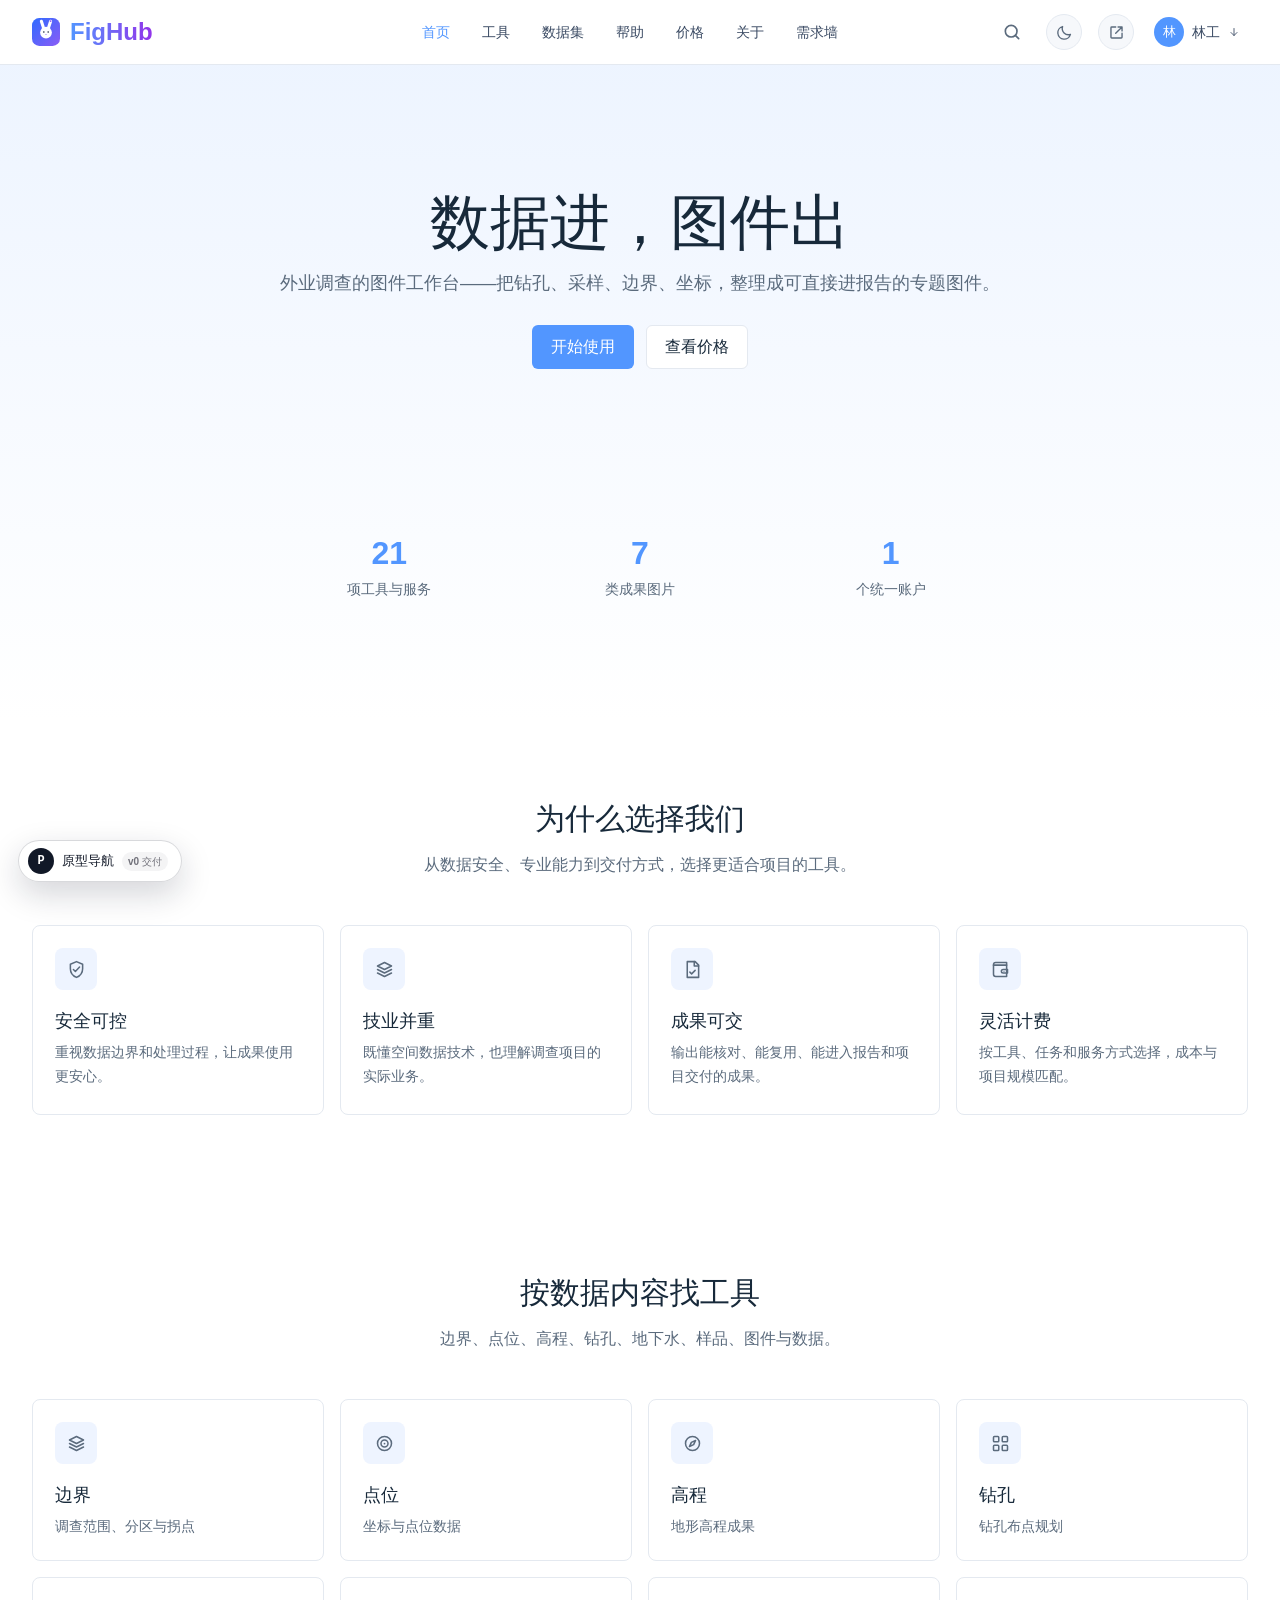
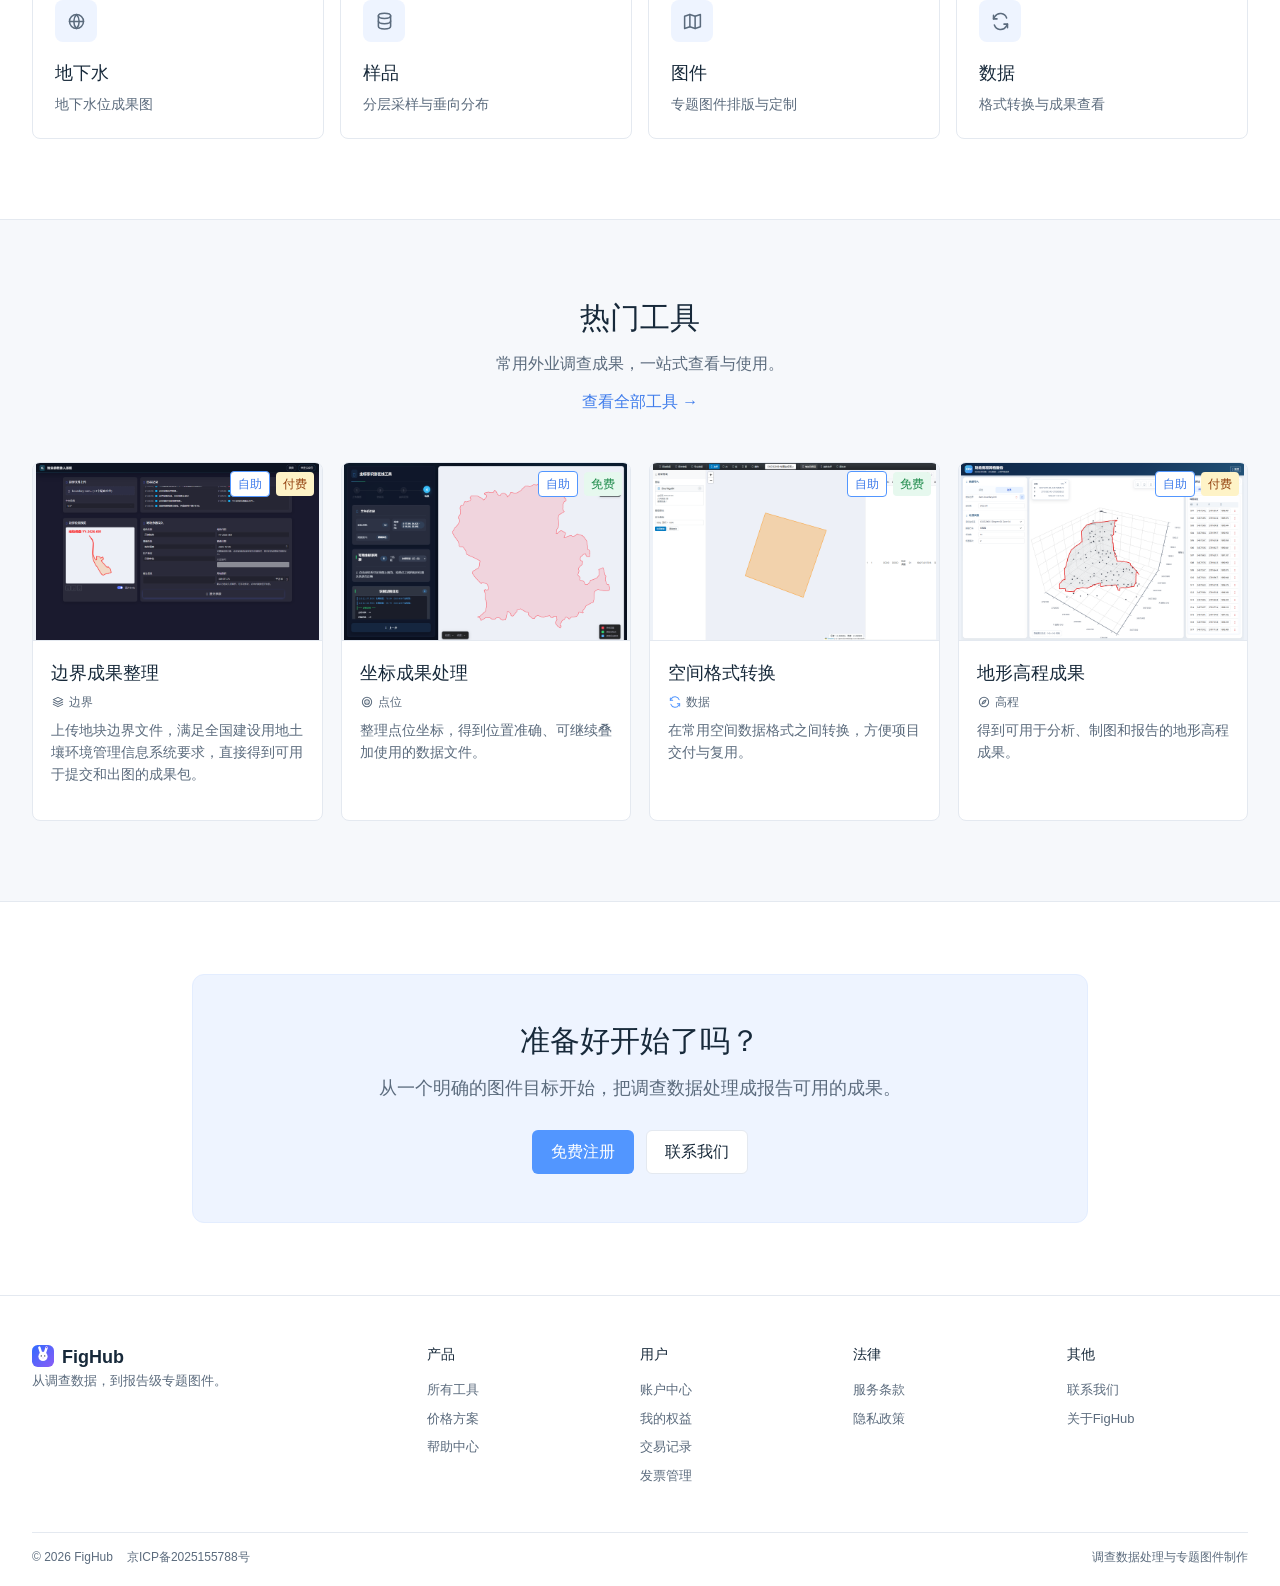
<file: 屹云全站原型/fighub/index.html>
<!doctype html>
<html lang="zh-CN">
<head>
  <meta charset="utf-8">
  <meta name="viewport" content="width=device-width, initial-scale=1, viewport-fit=cover">
  <meta name="description" content="">
  <title></title>
  <link rel="icon" type="image/svg+xml" href="./images/favicon.svg">
  <link rel="icon" type="image/png" sizes="32x32" href="./images/favicon-32.png">
  <link rel="icon" href="./images/favicon.ico" sizes="any">
  <link rel="apple-touch-icon" href="./images/apple-touch-icon.png">
  <meta name="theme-color" content="#5296FF">
  <link rel="stylesheet" href="./styles.css?v=20261010">
  <link rel="stylesheet" href="./prototype-shell.css">
  <script src="./libs.js?v=20261010"></script>
</head>
<body>
  <svg class="icon-sprite" aria-hidden="true" focusable="false">
    <symbol id="icon-grid" viewBox="0 0 24 24"><rect x="4" y="4" width="6" height="6" rx="1"></rect><rect x="14" y="4" width="6" height="6" rx="1"></rect><rect x="4" y="14" width="6" height="6" rx="1"></rect><rect x="14" y="14" width="6" height="6" rx="1"></rect></symbol>
    <symbol id="icon-database" viewBox="0 0 24 24"><ellipse cx="12" cy="5.5" rx="7" ry="3"></ellipse><path d="M5 5.5v6c0 1.7 3.1 3 7 3s7-1.3 7-3v-6"></path><path d="M5 11.5v6c0 1.7 3.1 3 7 3s7-1.3 7-3v-6"></path></symbol>
    <symbol id="icon-compass" viewBox="0 0 24 24"><circle cx="12" cy="12" r="8"></circle><path d="m15.5 8.5-2.2 4.8-4.8 2.2 2.2-4.8 4.8-2.2Z"></path></symbol>
    <symbol id="icon-map" viewBox="0 0 24 24"><path d="m3 6 6-2 6 2 6-2v14l-6 2-6-2-6 2V6Z"></path><path d="M9 4v14M15 6v14"></path></symbol>
    <symbol id="icon-report" viewBox="0 0 24 24"><path d="M6 3h9l4 4v14H6V3Z"></path><path d="M14 3v5h5M9 12h6M9 16h6"></path></symbol>
    <symbol id="icon-shield-check" viewBox="0 0 24 24"><path d="M12 3 19 6v5c0 4.7-2.9 8.2-7 10-4.1-1.8-7-5.3-7-10V6l7-3Z"></path><path d="m8.5 12 2.2 2.2 4.8-5"></path></symbol>
    <symbol id="icon-layers" viewBox="0 0 24 24"><path d="m12 4 8 4-8 4-8-4 8-4Z"></path><path d="m4 12 8 4 8-4M4 16l8 4 8-4"></path></symbol>
    <symbol id="icon-file-check" viewBox="0 0 24 24"><path d="M6 3h9l4 4v14H6V3Z"></path><path d="M14 3v5h5M9 15l2 2 4-4"></path></symbol>
    <symbol id="icon-wallet" viewBox="0 0 24 24"><path d="M4 6.5A2.5 2.5 0 0 1 6.5 4H19v16H6.5A2.5 2.5 0 0 1 4 17.5v-11Z"></path><path d="M4 7h15M15 12h5v4h-5a2 2 0 0 1 0-4Z"></path><circle cx="16" cy="14" r=".7" fill="currentColor" stroke="none"></circle></symbol>
    <symbol id="icon-wechat" viewBox="0 0 24 24"><path d="M9.6 4.5C6 4.5 3.1 6.9 3.1 9.8c0 1.6.9 3 2.3 4l-.6 2 2.3-1.2c.7.2 1.5.3 2.3.3"></path><path d="M14.9 8.6c-3.4 0-6.2 2.2-6.2 4.9s2.8 4.9 6.2 4.9c.6 0 1.2-.1 1.8-.2l2 1-.5-1.8c1.2-.9 1.9-2.1 1.9-3.5 0-2.7-2.8-4.9-6.2-4.9Z"></path><circle cx="7.4" cy="8.9" r=".8" fill="currentColor" stroke="none"></circle><circle cx="11.6" cy="8.9" r=".8" fill="currentColor" stroke="none"></circle></symbol>
    <symbol id="icon-qrcode" viewBox="0 0 24 24"><rect x="2.5" y="2.5" width="8" height="8" rx="2"></rect><rect x="13.5" y="2.5" width="8" height="8" rx="2"></rect><rect x="2.5" y="13.5" width="8" height="8" rx="2"></rect><rect x="5" y="5" width="3" height="3" rx=".6" fill="currentColor" stroke="none"></rect><rect x="16" y="5" width="3" height="3" rx=".6" fill="currentColor" stroke="none"></rect><rect x="5" y="16" width="3" height="3" rx=".6" fill="currentColor" stroke="none"></rect><path d="M14 14h3.5M14 17h2.5M14 20.5h3.5M19.5 14v6.5M22 17.5h-.5"></path></symbol>
    <symbol id="icon-desktop" viewBox="0 0 24 24"><rect x="2.5" y="4" width="19" height="12.5" rx="2"></rect><path d="M8.5 20h7M12 16.5V20"></path></symbol>
    <symbol id="icon-target" viewBox="0 0 24 24"><circle cx="12" cy="12" r="8"></circle><circle cx="12" cy="12" r="4"></circle><circle cx="12" cy="12" r="1" fill="currentColor" stroke="none"></circle></symbol>
    <symbol id="icon-globe" viewBox="0 0 24 24"><circle cx="12" cy="12" r="8"></circle><path d="M4 12h16M12 4c2.1 2.2 3.1 4.9 3.1 8S14.1 17.8 12 20c-2.1-2.2-3.1-4.9-3.1-8S9.9 6.2 12 4Z"></path></symbol>
    <symbol id="icon-route" viewBox="0 0 24 24"><circle cx="6" cy="18" r="2"></circle><circle cx="18" cy="6" r="2"></circle><path d="M8 18h2.5a3.5 3.5 0 0 0 3.5-3.5v-5A3.5 3.5 0 0 1 17.5 6H16"></path></symbol>
    <symbol id="icon-expand" viewBox="0 0 24 24"><path d="M8 4H4v4M16 4h4v4M20 16v4h-4M4 16v4h4"></path><path d="M4 8 9 3M20 8l-5-5M20 16l-5 5M4 16l5 5"></path></symbol>
    <symbol id="icon-refresh" viewBox="0 0 24 24"><path d="M19 8a7.5 7.5 0 0 0-13.5-1.5L4 9"></path><path d="M4 5v4h4M5 16a7.5 7.5 0 0 0 13.5 1.5L20 15"></path><path d="M20 19v-4h-4"></path></symbol>
    <symbol id="icon-eye" viewBox="0 0 24 24"><path d="M3 12s3.2-6 9-6 9 6 9 6-3.2 6-9 6-9-6-9-6Z"></path><circle cx="12" cy="12" r="2.5"></circle></symbol>
    <symbol id="icon-badge-check" viewBox="0 0 24 24"><path d="m12 3 2 1.2 2.3-.2 1.2 2 2 1.2-.2 2.3 1.2 2-1.2 2 .2 2.3-2 1.2-1.2 2-2.3-.2-2 1.2-2-1.2-2.3.2-1.2-2-2-1.2.2-2.3-1.2-2 1.2-2-.2-2.3 2-1.2 1.2-2 2.3.2 2-1.2Z"></path><path d="m8.5 12 2.2 2.2 4.8-5"></path></symbol>
    <symbol id="icon-arrow-up" viewBox="0 0 24 24"><path d="M12 19V5"></path><path d="m6 11 6-6 6 6"></path></symbol>
    <symbol id="icon-heart" viewBox="0 0 24 24"><path d="M20.8 8.8c0 5.1-8.8 10.1-8.8 10.1S3.2 13.9 3.2 8.8A4.3 4.3 0 0 1 12 6.7a4.3 4.3 0 0 1 8.8 2.1Z"></path></symbol>
    <symbol id="icon-share" viewBox="0 0 24 24"><path d="M14 5h5v5M19 5l-8 8"></path><path d="M19 13v5a1 1 0 0 1-1 1H6a1 1 0 0 1-1-1V6a1 1 0 0 1 1-1h5"></path></symbol>
    <symbol id="icon-mail" viewBox="0 0 24 24"><rect x="3.5" y="5.5" width="17" height="13" rx="2"></rect><path d="m4.5 7.5 7.5 5.8 7.5-5.8"></path></symbol>
    <symbol id="icon-sun" viewBox="0 0 24 24"><circle cx="12" cy="12" r="3.5"></circle><path d="M12 2.5v2M12 19.5v2M4.5 4.5l1.4 1.4M18.1 18.1l1.4 1.4M2.5 12h2M19.5 12h2M4.5 19.5l1.4-1.4M18.1 5.9l1.4-1.4"></path></symbol>
    <symbol id="icon-moon" viewBox="0 0 24 24"><path d="M19.5 14.4A7.8 7.8 0 0 1 9.6 4.5 8.1 8.1 0 1 0 19.5 14.4Z"></path></symbol>
    <symbol id="icon-menu" viewBox="0 0 24 24"><path d="M4 7h16M4 12h16M4 17h16"></path></symbol>
    <symbol id="icon-home" viewBox="0 0 24 24"><path d="M4 10.5 12 4l8 6.5V20H4v-9.5Z"></path><path d="M9.5 20v-6.5h5V20"></path></symbol>
    <symbol id="icon-user" viewBox="0 0 24 24"><circle cx="12" cy="8.5" r="3.5"></circle><path d="M5.5 20c0-3.6 2.9-5.8 6.5-5.8s6.5 2.2 6.5 5.8"></path></symbol>
  </svg>
  <header class="site-header">
    <div class="container header-inner">
      <a class="brand" href="#home" data-brand-attr="{brand}首页"><span class="brand-mark"><img src="./images/rabbit-mark.svg" alt=""></span><strong data-brand="{brand}"></strong></a>
      <nav class="site-nav" data-str-attr="aria-label:nav.aria">
        <a href="#home" data-nav="home" data-str="nav.home"></a>
        <a href="#tools" data-nav="tools" data-str="nav.tools"></a>
        <a href="#datasets" data-nav="datasets" data-str="nav.datasets"></a>
        <a href="#help" data-nav="help" data-str="nav.help"></a>
        <a href="#pricing" data-nav="pricing" data-str="nav.pricing"></a>
        <a href="#about" data-nav="about" data-str="nav.about"></a>
        <a href="#requests" data-nav="requests" data-str="nav.requests"></a>
      </nav>
      <div class="header-actions">
        <button class="header-search" type="button" data-str-attr="aria-label:header.search;title:header.search"><svg viewBox="0 0 24 24" aria-hidden="true"><circle cx="11" cy="11" r="7"></circle><path d="m20 20-4-4"></path></svg></button>
        <button class="header-icon" type="button" data-theme-toggle data-str-attr="aria-label:theme.to_dark;title:theme.to_dark"></button>
        <button class="header-icon" type="button" data-share-open data-brand-attr="分享{brand}"><svg class="ui-icon" aria-hidden="true"><use href="#icon-share"></use></svg></button>
        <span class="header-account" data-header-account><a class="header-login" href="#login" data-account-trigger data-str="header.login"></a><div class="account-menu" data-account-menu role="menu" hidden></div></span>
        <button class="header-menu" type="button" data-nav-toggle aria-expanded="false" aria-controls="site-drawer" data-str-attr="aria-label:nav.aria"><svg class="ui-icon" aria-hidden="true"><use href="#icon-menu"></use></svg></button>
      </div>
    </div>
  </header>

  <div class="site-drawer" data-nav-drawer hidden>
    <div class="site-drawer__backdrop" data-nav-close></div>
    <section class="site-drawer__panel" id="site-drawer" role="dialog" aria-modal="true" data-str-attr="aria-label:nav.aria">
      <header class="site-drawer__heading">
        <strong data-brand="{brand}"></strong>
        <button class="icon-button" type="button" data-nav-close data-str-attr="aria-label:common.close">×</button>
      </header>
      <nav class="site-drawer__nav">
        <a href="#home" data-nav="home" data-str="nav.home"></a>
        <a href="#tools" data-nav="tools" data-str="nav.tools"></a>
        <a href="#datasets" data-nav="datasets" data-str="nav.datasets"></a>
        <a href="#help" data-nav="help" data-str="nav.help"></a>
        <a href="#pricing" data-nav="pricing" data-str="nav.pricing"></a>
        <a href="#about" data-nav="about" data-str="nav.about"></a>
        <a href="#requests" data-nav="requests" data-str="nav.requests"></a>
      </nav>
      <div class="site-drawer__actions">
        <a class="button button--primary button--small" href="#login" data-drawer-login data-str="header.login"></a>
        <a class="button button--outline button--small" href="#account" data-drawer-account hidden data-str="menu.account"></a>
        <button class="site-drawer__share" type="button" data-share-open data-brand-attr="分享{brand}"><svg class="ui-icon" aria-hidden="true"><use href="#icon-share"></use></svg></button>
      </div>
    </section>
  </div>

  <nav class="mobile-tabs" data-mobile-tabs data-str-attr="aria-label:nav.aria">
    <a href="#home" data-nav="home"><svg class="ui-icon" aria-hidden="true"><use href="#icon-home"></use></svg><span data-str="nav.home"></span></a>
    <a href="#tools" data-nav="tools"><svg class="ui-icon" aria-hidden="true"><use href="#icon-grid"></use></svg><span data-str="nav.tools"></span></a>
    <a href="#pricing" data-nav="pricing"><svg class="ui-icon" aria-hidden="true"><use href="#icon-wallet"></use></svg><span data-str="nav.pricing"></span></a>
    <a href="#account" data-nav="account"><svg class="ui-icon" aria-hidden="true"><use href="#icon-user"></use></svg><span data-str="footer.account"></span></a>
  </nav>

  <div class="verify-bar" data-verify-bar hidden><span data-str="verify.bar"></span><a href="#verify" data-str="verify.bar_link"></a><button class="icon-button" type="button" data-verify-bar-close data-str-attr="aria-label:common.close">×</button></div>

  <main id="app"></main>

  <footer class="site-footer">
    <div class="container footer-grid">
      <div class="footer-brand"><span class="brand-mark brand-mark--small"><img src="./images/rabbit-mark.svg" alt=""></span><strong data-brand="{brand}"></strong><p data-str="footer.slogan"></p></div>
      <div><h2 data-str="footer.product"></h2><a href="#tools" data-str="footer.all_tools"></a><a href="#pricing" data-str="footer.pricing"></a><a href="#help" data-str="footer.help_center"></a></div>
      <div><h2 data-str="footer.users"></h2><a href="#account" data-str="footer.account"></a><a href="#account/entitlements" data-str="footer.entitlements"></a><a href="#account/orders" data-str="footer.orders"></a><a href="#account/invoices" data-str="footer.invoices"></a></div>
      <div><h2 data-str="footer.legal"></h2><a href="#terms" data-str="footer.terms"></a><a href="#privacy" data-str="footer.privacy"></a></div>
      <div><h2 data-str="footer.other"></h2><a href="#about?section=contact" data-str="footer.contact"></a><a href="#about" data-brand="关于{brand}"></a></div>
    </div>
    <div class="container footer-bottom"><span class="footer-bottom__left"><span data-brand="© 2026 {brand}"></span><a class="footer-icp" href="https://beian.miit.gov.cn/" target="_blank" rel="noopener noreferrer"><span data-str="footer.icp"></span></a></span><span data-str="footer.bottom_service"></span></div>
  </footer>

  <div id="toast" class="toast" role="status" aria-live="polite"></div>
  <div class="share-modal" data-share-modal hidden>
    <div class="share-modal__backdrop" data-share-close></div>
    <section class="share-modal__card" role="dialog" aria-modal="true" aria-labelledby="share-modal-title">
      <header class="share-modal__heading">
        <div><p class="eyebrow" data-brand="分享{brand}"></p><h2 id="share-modal-title" data-str="share.title"></h2></div>
        <button class="icon-button" type="button" data-share-close data-str-attr="aria-label:common.close">×</button>
      </header>
      <p class="share-modal__recommendation" data-brand="👍 给你安利一个宝藏网址「{brand}」——你调查，我出图，把调查数据整理成报告级专题图件！"></p>
      <div class="share-modal__brand"><strong data-brand="{brand}"></strong><span data-str="share.brand_line"></span></div>
      <div class="share-modal__link-row"><input type="url" data-share-link data-str-attr="aria-label:share.link_label" readonly><button class="button button--primary button--small" type="button" data-share-copy data-str="share.copy_link"></button></div>
      <div class="share-modal__platforms"><span data-brand="分享{brand}"></span><a href="#" data-share-platform="wechat" data-str="share.wechat"></a></div>
      <p class="share-modal__hint" data-str="share.hint"></p>
      <div class="share-modal__earn" data-share-earn>
        <div class="share-modal__earn-head"><h3 data-str="pricing.share_title"></h3><span class="badge" data-str="pricing.share_vip_badge"></span></div>
        <p class="share-modal__earn-lede" data-str="pricing.share_give"></p>
        <div class="share-modal__earn-actions">
          <button class="button button--primary button--small" type="button" data-share-submit data-str="pricing.share_button"></button>
          <a class="button button--outline button--small" href="#login" data-share-login data-str="pricing.share_login"></a>
        </div>
        <p class="status" data-share-status aria-live="polite"></p>
        <p class="tool-tag" data-str="pricing.share_lifetime"></p>
      </div>
    </section>
  </div>
  <div class="qr-modal" data-qr-modal hidden>
    <div class="qr-modal__backdrop" data-qr-close></div>
    <section class="qr-modal__card" role="dialog" aria-modal="true" aria-labelledby="qr-modal-title">
      <header class="qr-modal__heading">
        <div><p class="eyebrow" data-qr-eyebrow data-brand="{brand}"></p><h2 id="qr-modal-title" data-qr-title></h2></div>
        <button class="icon-button" type="button" data-qr-close data-str-attr="aria-label:common.close">×</button>
      </header>
      <div class="qr-modal__body">
        <div class="qr-modal__code" data-qr-code aria-live="polite"></div>
        <p class="qr-modal__amount" data-qr-amount hidden><span data-str="pay.qr_amount"></span><strong data-qr-amount-value></strong></p>
        <p class="qr-modal__note" data-qr-note></p>
        <p class="qr-modal__status" data-qr-status aria-live="polite"></p>
        <div class="qr-modal__actions"><button class="button button--primary button--small" type="button" data-qr-refresh hidden></button></div>
        <div class="qr-modal__actions qr-modal__actions--extra" data-qr-extra></div>
      </div>
    </section>
  </div>
  <script src="./content/site-content.js?v=20261010"></script>
  <script src="./runtime-config.js?v=20261010"></script>
  <script src="./prototype-data.js"></script>
  <script src="./prototype-bridge.js"></script>
  <script src="./script.js?v=20261010" defer></script>
  <script src="./prototype-shell.js" defer></script>
</body>
</html>
</file>
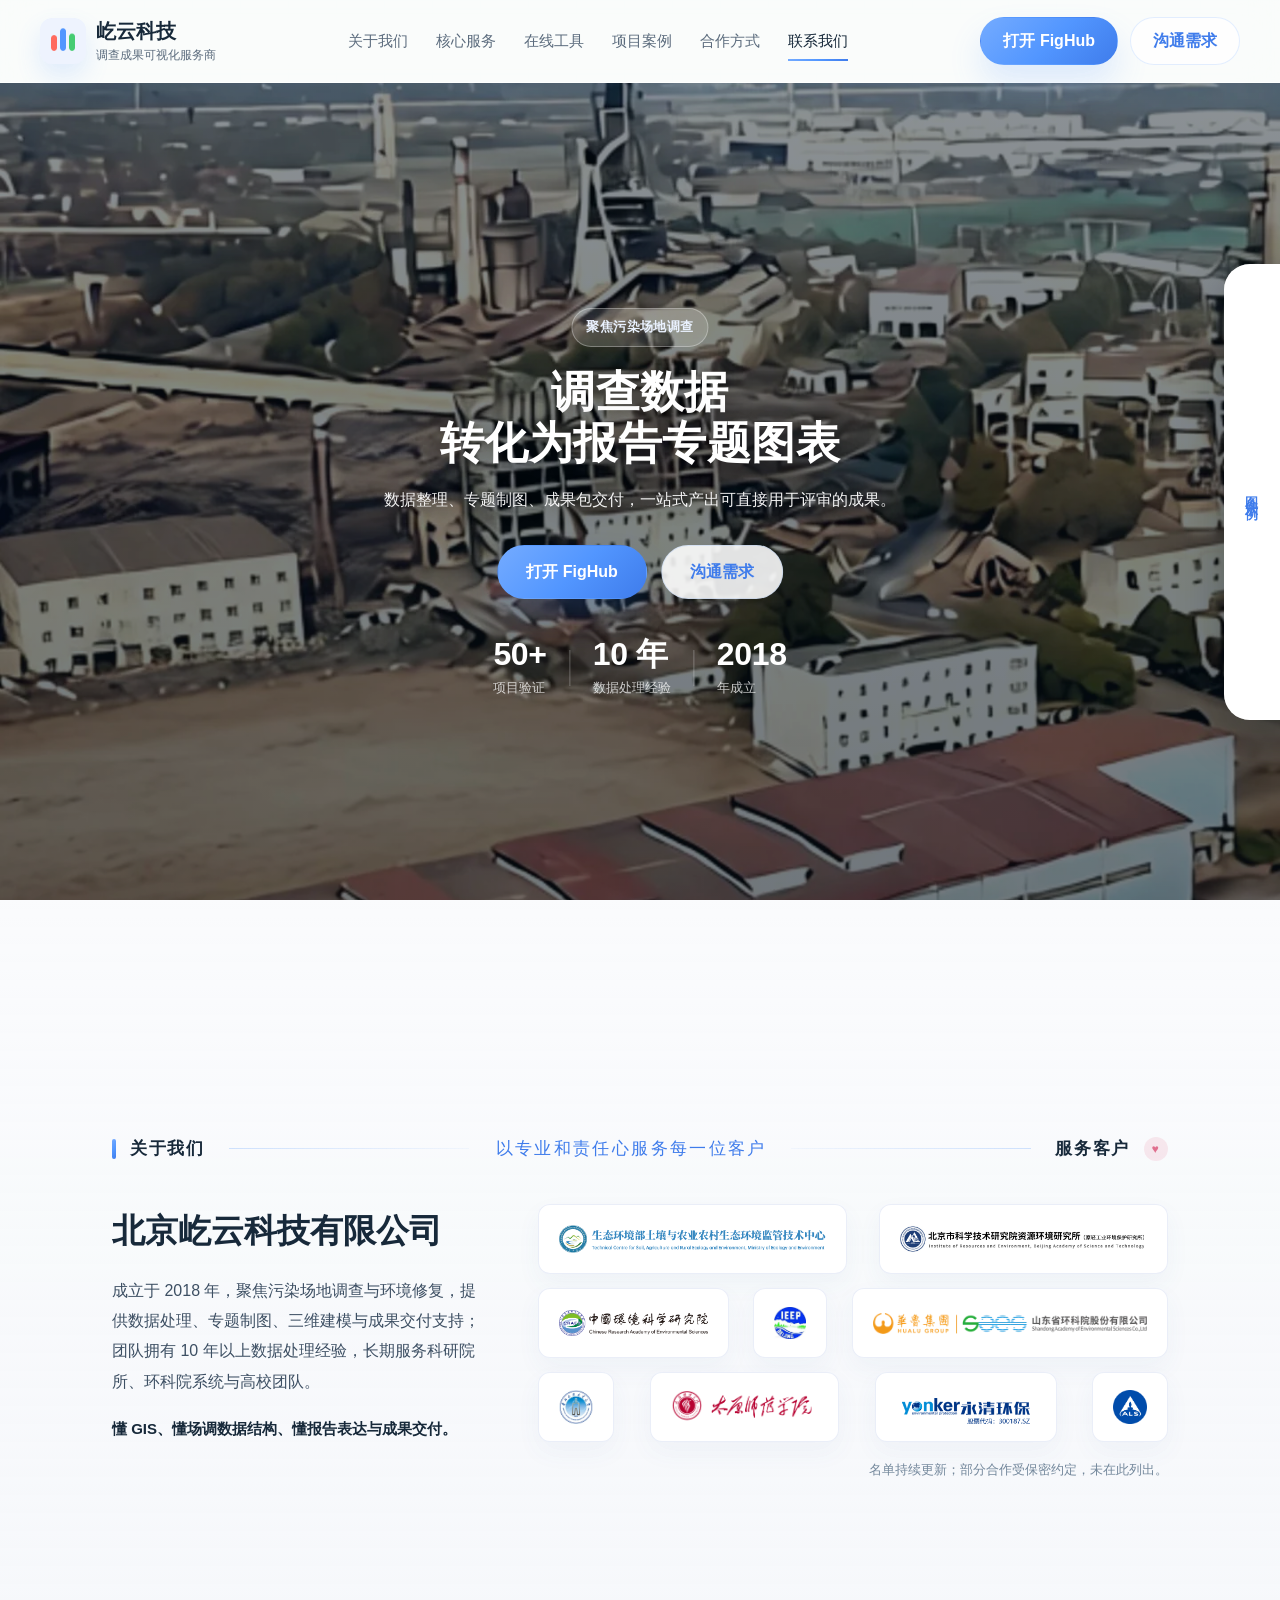
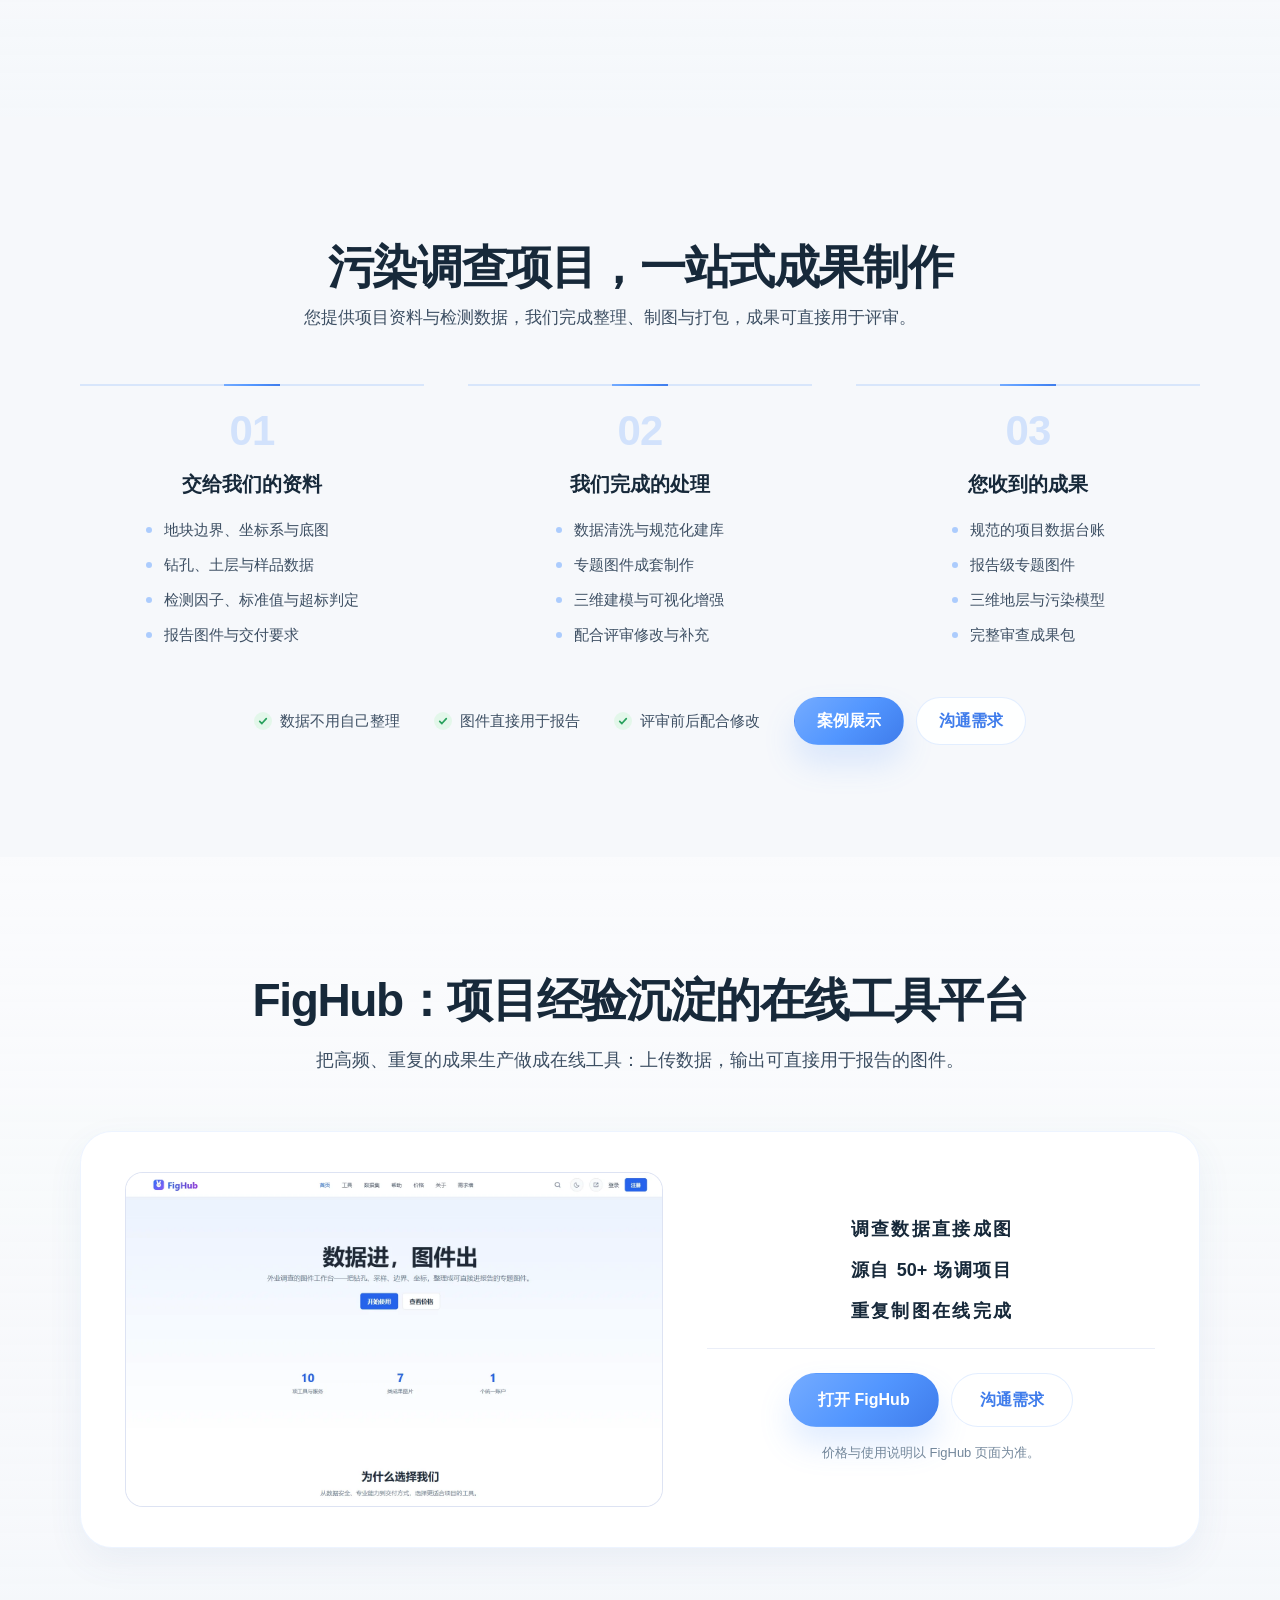
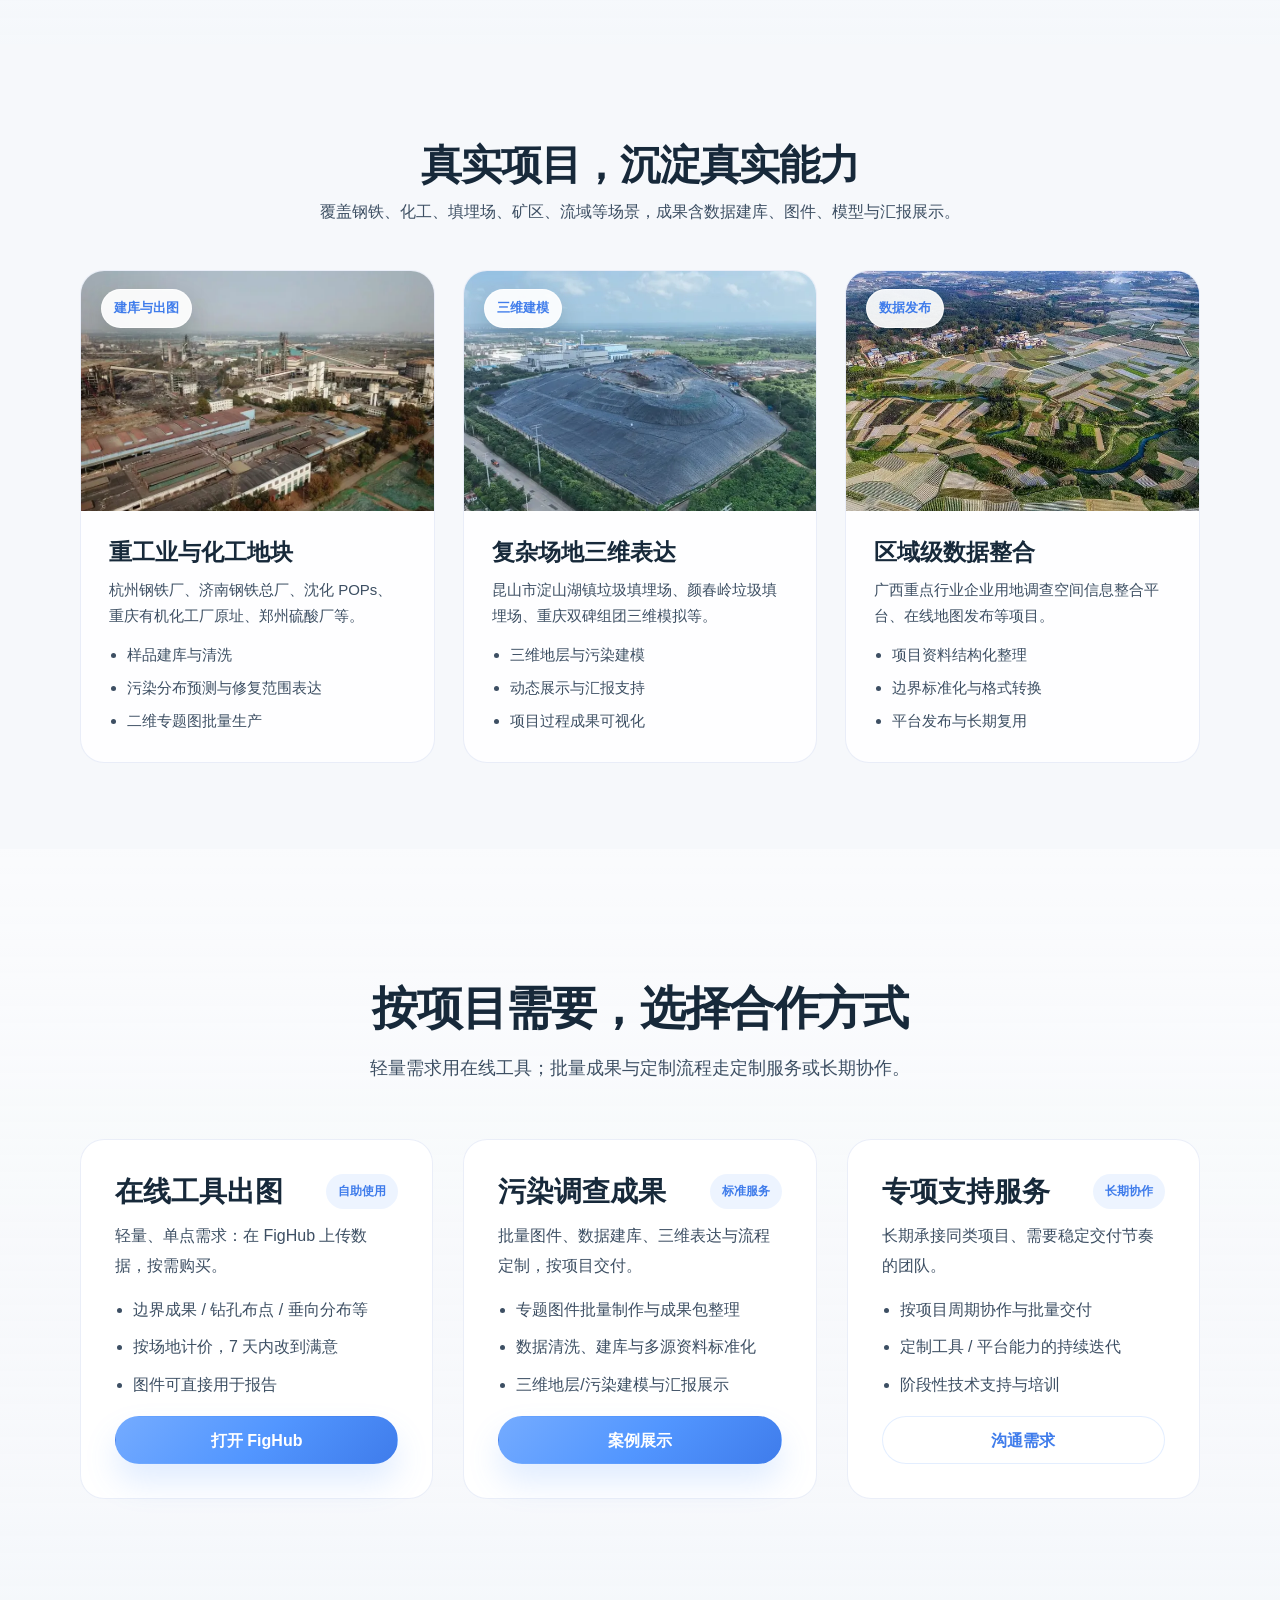
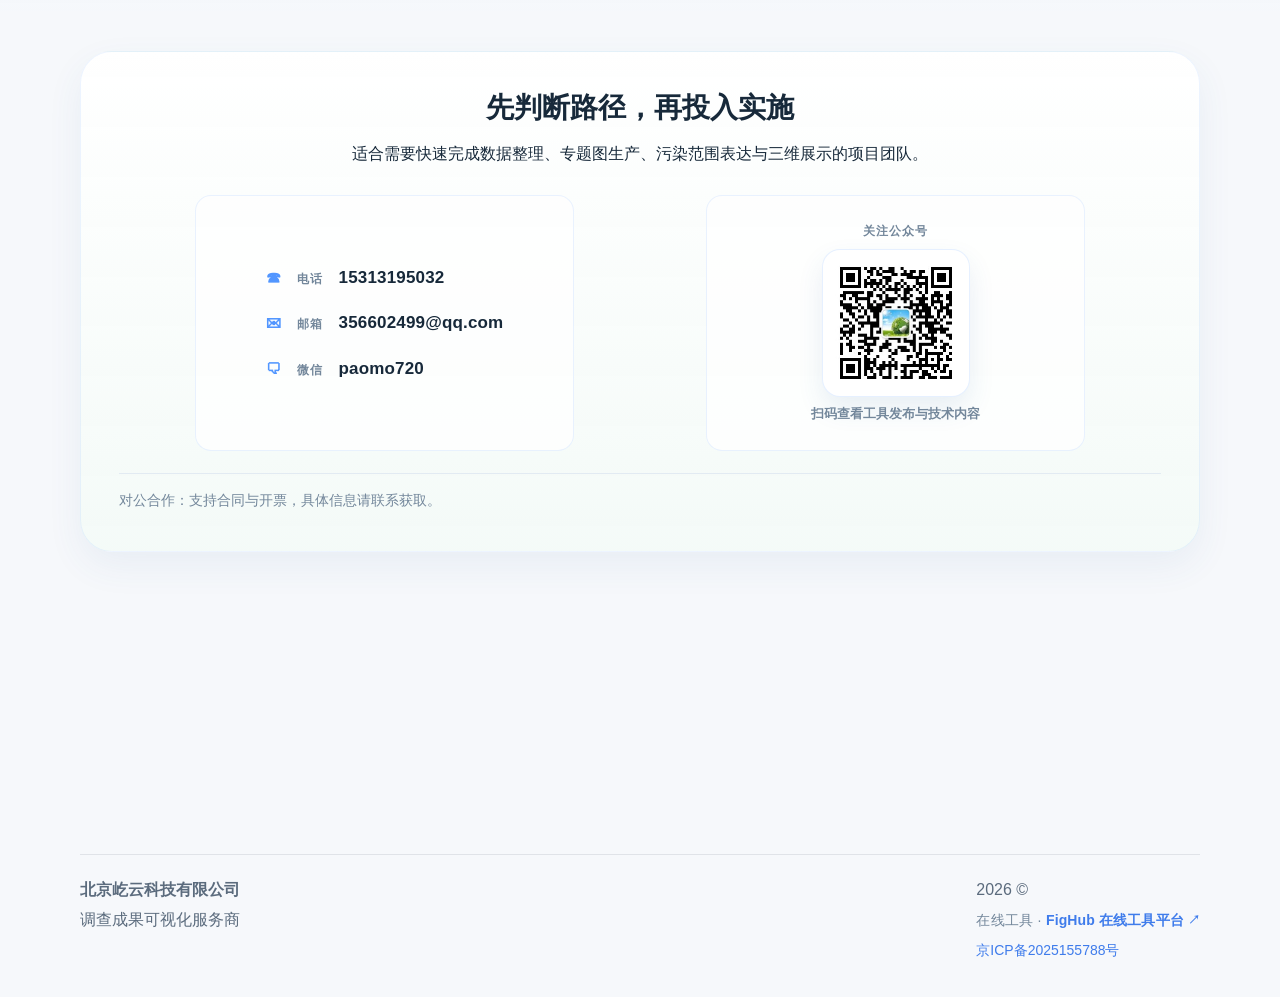
<file: 屹云全站原型/official/index.html>
<!DOCTYPE html>
<html lang="zh-CN">
<head>
  <meta charset="UTF-8">
  <meta name="viewport" content="width=device-width, initial-scale=1.0">
  <title>屹云科技 | 调查成果可视化服务商</title>
  <meta
    name="description"
    content="北京屹云科技有限公司聚焦污染场地调查与环境修复，提供数据处理、专题制图、三维建模、成果交付支持与在线工具平台（FigHub）。"
  >
  <link rel="icon" type="image/svg+xml" href="./images/favicon.svg">
  <link rel="icon" type="image/png" sizes="32x32" href="./images/logo/rgb-mark-32.png">
  <link rel="apple-touch-icon" href="./images/logo/rgb-avatar-180.png">
  <meta name="theme-color" content="#5296FF">
  <meta property="og:type" content="website">
  <meta property="og:title" content="屹云科技 | 调查成果可视化服务商">
  <meta property="og:description" content="从数据整理、专题制图到成果包交付，为环境调查项目提供一站式成果制作服务。">
  <meta property="og:url" content="https://www.bjyiyunkeji.online/">
  <meta property="og:image" content="https://www.bjyiyunkeji.online/images/og-cover.jpg">
  <meta property="og:image:width" content="1200">
  <meta property="og:image:height" content="630">
  <meta property="og:site_name" content="北京屹云科技有限公司">
  <meta property="og:locale" content="zh_CN">
  <link rel="stylesheet" href="./styles.css">
  <link rel="stylesheet" href="./prototype-overrides.css">
  <noscript><style>.reveal { opacity: 1; transform: none; }</style></noscript>
</head>
<body>
  <div class="site-shell">
    <header class="header" id="header">
      <div class="container header__inner">
        <a class="brand" href="#hero" aria-label="屹云科技首页">
          <img class="brand__mark" src="./images/logo/rgb-mark-96.png" alt="">
          <span class="brand__text">
            <strong>屹云科技</strong>
            <small>调查成果可视化服务商</small>
          </span>
        </a>

        <button class="menu-toggle" id="menuToggle" aria-expanded="false" aria-controls="siteNav">
          <span></span>
          <span></span>
        </button>

        <nav class="nav" id="siteNav" aria-label="主导航">
          <a href="#about">关于我们</a>
          <a href="#solutions">核心服务</a>
          <a href="#product">在线工具</a>
          <a href="#cases">项目案例</a>
          <a href="#cooperation">合作方式</a>
          <a href="#contact">联系我们</a>
        </nav>

        <div class="header__actions">
          <a class="button button--primary" href="../fighub/index.html" target="_blank" rel="noopener noreferrer">打开 FigHub</a>
          <a class="button button--secondary" href="#contact">沟通需求</a>
        </div>
      </div>
    </header>

    <main>
          <!-- 首屏：实景照片 + 成果卡（方案 A） -->
      <section class="hero hero--photo hero--fusion" id="hero">
        <div class="hero__bg" aria-hidden="true">
          <picture>
            <source media="(max-width: 640px)" srcset="./images/hero-3-mobile.webp">
            <img src="./images/hero-3.webp" alt="" fetchpriority="high">
          </picture>
          <span class="hero__bg-scrim"></span>
        </div>
        <div class="container hero__fusion">
          <div class="hero__copy">
            <span class="eyebrow">聚焦污染场地调查</span>
            <h1><span class="hero__line">调查数据</span><br><span class="hero__line">转化为报告专题图表</span></h1>
            <p class="hero__lead">数据整理、专题制图、成果包交付，一站式产出可直接用于评审的成果。</p>

            <div class="hero__actions">
              <a class="button button--primary button--large" href="../fighub/index.html" target="_blank" rel="noopener noreferrer">打开 FigHub</a>
              <a class="button button--secondary button--large" href="#contact">沟通需求</a>
            </div>

            <ul class="hero__stats">
              <li><strong>50+</strong><span>项目验证</span></li>
              <li><strong>10 年</strong><span>数据处理经验</span></li>
              <li><strong>2018</strong><span>年成立</span></li>
            </ul>
          </div>

          <aside class="hero__card hero__card--drawer" id="heroCard" aria-label="图件示例">
            <span class="hero__card-handle" aria-hidden="true">图件示例</span>
            <img
              class="hero__card-main"
              src="./images/deliverables/model-3d.webp"
              alt="三维地层与污染模型"
              width="1500"
              height="734"
              loading="lazy"
              decoding="async"
            >
            <div class="hero__card-strip">
              <figure>
                <img src="./images/deliverables/map-exceed-samples.webp" alt="超标样品分布图" width="900" height="600" loading="lazy" decoding="async">
                <figcaption>超标样品分布图</figcaption>
              </figure>
              <figure>
                <img src="./images/deliverables/map-grade.webp" alt="污染浓度分级图" width="900" height="600" loading="lazy" decoding="async">
                <figcaption>污染浓度分级图</figcaption>
              </figure>
              <figure>
                <img src="./images/deliverables/map-exceed-extent.webp" alt="超标范围拐点图" width="900" height="600" loading="lazy" decoding="async">
                <figcaption>超标范围拐点图</figcaption>
              </figure>
            </div>
          </aside>
        </div>

        <div class="hero__drawer-zone" aria-hidden="true"></div>
      </section>

      <section class="section proof" id="about">
        <div class="container">
          <div class="about-editorial reveal">
            <div class="about-labels">
              <p class="about-eyebrow">关于我们</p>
              <span class="about-labels__rule about-labels__rule--left" aria-hidden="true"></span>
              <p class="about-bridge">以专业和责任心服务每一位客户</p>
              <span class="about-labels__rule about-labels__rule--right" aria-hidden="true"></span>
              <h3 class="about-eyebrow about-eyebrow--service">服务客户</h3>
            </div>

            <div class="about-editorial__intro">
              <h2>北京屹云科技有限公司</h2>
              <p>成立于 2018 年，聚焦污染场地调查与环境修复，提供数据处理、专题制图、三维建模与成果交付支持；团队拥有 10 年以上数据处理经验，长期服务科研院所、环科院系统与高校团队。</p>
              <p class="about-editorial__note">懂 GIS、懂场调数据结构、懂报告表达与成果交付。</p>
            </div>
            <div class="trust-strip">
              <div class="trust-strip__list">
                <div class="trust-strip__row">
                  <span><img class="partner-logo" src="./images/partners/tcare.png" alt="生态环境部土壤与农业农村生态环境监管技术中心" loading="lazy" decoding="async"></span>
                  <span><img class="partner-logo" src="./images/partners/irebjast.png" alt="轻工业环境保护研究所（北京市科学技术研究院资源环境研究所）" loading="lazy" decoding="async"></span>
                </div>
                <div class="trust-strip__row">
                  <span><img class="partner-logo" src="./images/partners/craes.png" alt="中国环境科学研究院" loading="lazy" decoding="async"></span>
                  <span><img class="partner-logo" src="./images/partners/bjhkys.webp" alt="北京市环境保护科学研究院" loading="lazy" decoding="async"></span>
                  <span><img class="partner-logo" src="./images/partners/saes.webp" alt="山东省环科院股份有限公司" loading="lazy" decoding="async"></span>
                </div>
                <div class="trust-strip__row">
                  <span><img class="partner-logo" src="./images/partners/ncwu.webp" alt="华北水利水电大学" loading="lazy" decoding="async"></span>
                  <span><img class="partner-logo" src="./images/partners/tynu.png" alt="太原师范学院" loading="lazy" decoding="async"></span>
                  <span><img class="partner-logo" src="./images/partners/yonker.png" alt="永清环保" loading="lazy" decoding="async"></span>
                  <span><img class="partner-logo" src="./images/partners/als.png" alt="苏伊士环境检测技术（北京）有限公司（ALS）" loading="lazy" decoding="async"></span>
                </div>
              </div>
              <p class="trust-strip__foot">名单持续更新；部分合作受保密约定，未在此列出。</p>
            </div>
          </div>
        </div>
      </section>

      
      <section class="section solutions" id="solutions">
        <div class="container">
          <div class="section-heading reveal">
            <h2>污染调查项目，一站式成果制作</h2>
            <p>您提供项目资料与检测数据，我们完成整理、制图与打包，成果可直接用于评审。</p>
          </div>

          <div class="service-steps reveal">
            <div class="service-step">
              <span class="service-step__num">01</span>
              <h3 class="service-step__title">交给我们的资料</h3>
              <ul>
                <li>地块边界、坐标系与底图</li>
                <li>钻孔、土层与样品数据</li>
                <li>检测因子、标准值与超标判定</li>
                <li>报告图件与交付要求</li>
              </ul>
            </div>
            <div class="service-step">
              <span class="service-step__num">02</span>
              <h3 class="service-step__title">我们完成的处理</h3>
              <ul>
                <li>数据清洗与规范化建库</li>
                <li>专题图件成套制作</li>
                <li>三维建模与可视化增强</li>
                <li>配合评审修改与补充</li>
              </ul>
            </div>
            <div class="service-step">
              <span class="service-step__num">03</span>
              <h3 class="service-step__title">您收到的成果</h3>
              <ul>
                <li>规范的项目数据台账</li>
                <li>报告级专题图件</li>
                <li>三维地层与污染模型</li>
                <li>完整审查成果包</li>
              </ul>
            </div>
          </div>

          <div class="service-promise reveal">
            <span>数据不用自己整理</span>
            <span>图件直接用于报告</span>
            <span>评审前后配合修改</span>
            <div class="service-promise__actions">
              <a class="button button--primary" href="./showcase.html">案例展示</a>
              <a class="button button--secondary" href="#contact">沟通需求</a>
            </div>
          </div>
        </div>
      </section>

      <section class="section products" id="product">
        <div class="container">
          <div class="section-heading reveal">
            <h2>FigHub：项目经验沉淀的在线工具平台</h2>
            <p>把高频、重复的成果生产做成在线工具：上传数据，输出可直接用于报告的图件。</p>
          </div>

          <div class="product-hero reveal">
            <figure class="product-hero__shot">
              <img src="./images/fighub-home.webp" alt="FigHub 在线工具平台界面" width="1500" height="950" loading="lazy" decoding="async">
            </figure>
            <div class="product-hero__body">
              <ul class="product-hero__points">
                <li>调查数据直接成图</li>
                <li>源自 50+ 场调项目</li>
                <li>重复制图在线完成</li>
              </ul>
              <div class="product-hero__actions">
                <a class="button button--primary button--large" href="../fighub/index.html" target="_blank" rel="noopener noreferrer">打开 FigHub</a>
                <a class="button button--secondary button--large" href="#contact">沟通需求</a>
              </div>
              <span class="product-hero__note">价格与使用说明以 FigHub 页面为准。</span>
            </div>
          </div>
        </div>
      </section>

      <section class="section cases" id="cases">
        <div class="container">
          <div class="section-heading reveal">
            <h2>真实项目，沉淀真实能力</h2>
            <p>覆盖钢铁、化工、填埋场、矿区、流域等场景，成果含数据建库、图件、模型与汇报展示。</p>
          </div>

          <div class="case-grid">
            <article class="case-card reveal">
              <div class="case-card__cover case-card__cover--steel">
                <span>建库与出图</span>
              </div>
              <div class="case-card__body">
                <h3>重工业与化工地块</h3>
                <p>杭州钢铁厂、济南钢铁总厂、沈化 POPs、重庆有机化工厂原址、郑州硫酸厂等。</p>
                <ul>
                  <li>样品建库与清洗</li>
                  <li>污染分布预测与修复范围表达</li>
                  <li>二维专题图批量生产</li>
                </ul>
              </div>
            </article>

            <article class="case-card reveal">
              <div class="case-card__cover case-card__cover--landfill">
                <span>三维建模</span>
              </div>
              <div class="case-card__body">
                <h3>复杂场地三维表达</h3>
                <p>昆山市淀山湖镇垃圾填埋场、颜春岭垃圾填埋场、重庆双碑组团三维模拟等。</p>
                <ul>
                  <li>三维地层与污染建模</li>
                  <li>动态展示与汇报支持</li>
                  <li>项目过程成果可视化</li>
                </ul>
              </div>
            </article>

            <article class="case-card reveal">
              <div class="case-card__cover case-card__cover--platform">
                <span>数据发布</span>
              </div>
              <div class="case-card__body">
                <h3>区域级数据整合</h3>
                <p>广西重点行业企业用地调查空间信息整合平台、在线地图发布等项目。</p>
                <ul>
                  <li>项目资料结构化整理</li>
                  <li>边界标准化与格式转换</li>
                  <li>平台发布与长期复用</li>
                </ul>
              </div>
            </article>
          </div>
        </div>
      </section>
      <section class="section pricing" id="cooperation">
        <div class="container">
          <div class="section-heading reveal">
            <h2>按项目需要，选择合作方式</h2>
            <p>轻量需求用在线工具；批量成果与定制流程走定制服务或长期协作。</p>
          </div>

          <div class="pricing-grid">
            <article class="pricing-card reveal">
              <div class="pricing-card__head">
                <h3>在线工具出图</h3>
                <span class="pricing-card__label">自助使用</span>
              </div>
              <p>轻量、单点需求：在 FigHub 上传数据，按需购买。</p>
              <ul>
                <li>边界成果 / 钻孔布点 / 垂向分布等</li>
                <li>按场地计价，7 天内改到满意</li>
                <li>图件可直接用于报告</li>
              </ul>
              <a class="button button--primary" href="../fighub/index.html" target="_blank" rel="noopener noreferrer">打开 FigHub</a>
            </article>

            <article class="pricing-card reveal">
              <div class="pricing-card__head">
                <h3>污染调查成果</h3>
                <span class="pricing-card__label">标准服务</span>
              </div>
              <p>批量图件、数据建库、三维表达与流程定制，按项目交付。</p>
              <ul>
                <li>专题图件批量制作与成果包整理</li>
                <li>数据清洗、建库与多源资料标准化</li>
                <li>三维地层/污染建模与汇报展示</li>
              </ul>
              <a class="button button--primary" href="./showcase.html">案例展示</a>
            </article>

            <article class="pricing-card reveal">
              <div class="pricing-card__head">
                <h3>专项支持服务</h3>
                <span class="pricing-card__label">长期协作</span>
              </div>
              <p>长期承接同类项目、需要稳定交付节奏的团队。</p>
              <ul>
                <li>按项目周期协作与批量交付</li>
                <li>定制工具 / 平台能力的持续迭代</li>
                <li>阶段性技术支持与培训</li>
              </ul>
              <a class="button button--secondary" href="#contact">沟通需求</a>
            </article>
          </div>

        </div>
      </section>

      <section class="section contact" id="contact">
        <div class="container">
          <div class="contact__content reveal">
            <h2>先判断路径，再投入实施</h2>
            <p>
              适合需要快速完成数据整理、专题图生产、污染范围表达与三维展示的项目团队。
            </p>
            <div class="contact-list">
              <div class="contact-list__rows">
                <a href="tel:15313195032"><span class="contact-list__sym" aria-hidden="true">☎</span><small>电话</small><strong>15313195032</strong></a>
                <a href="mailto:356602499@qq.com"><span class="contact-list__sym" aria-hidden="true">✉</span><small>邮箱</small><strong>356602499@qq.com</strong></a>
                <span class="contact-list__copy" role="button" tabindex="0" title="点击复制微信号" data-copy="paomo720"><span class="contact-list__sym" aria-hidden="true">🗨</span><small>微信</small><strong>paomo720</strong></span>
              </div>
              <div class="contact-list__qrcode">
                <small>关注公众号</small>
                <div class="qrcode-box">
                  <img src="./images/qrcode.jpg" alt="屹云科技公众号二维码" loading="lazy" decoding="async">
                </div>
                <em>扫码查看工具发布与技术内容</em>
              </div>
            </div>
            <p class="contact__note">对公合作：支持合同与开票，具体信息请联系获取。</p>
          </div>
        </div>
      </section>
    </main>

    <footer class="footer">
      <div class="container footer__inner">
        <div>
          <strong>北京屹云科技有限公司</strong>
          <p>调查成果可视化服务商</p>
        </div>
        <div>
          <span id="year"></span>
          <p class="footer__product"><span>在线工具</span> · <a class="footer__link" href="../fighub/index.html" target="_blank" rel="noopener noreferrer">FigHub 在线工具平台<span class="footer__link-arrow" aria-hidden="true">↗</span></a></p>
          <a class="footer__beian" href="https://beian.miit.gov.cn/" target="_blank" rel="noopener noreferrer">京ICP备2025155788号</a>
        </div>
      </div>
    </footer>
  </div>

  <script src="./script.js"></script>
</body>
</html>
</file>
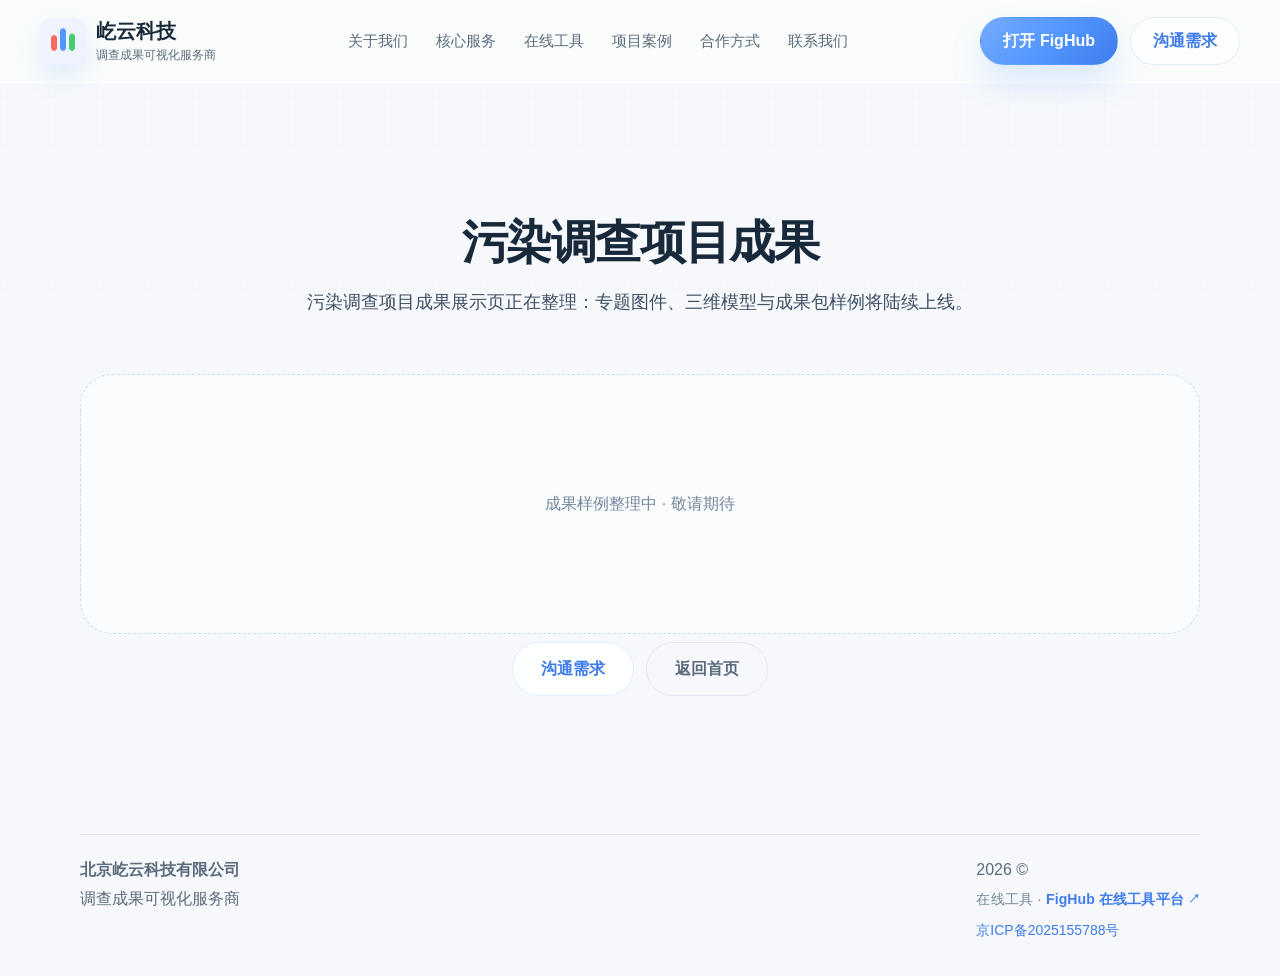
<file: 屹云全站原型/official/showcase.html>
<!DOCTYPE html>
<html lang="zh-CN">
<head>
  <meta charset="UTF-8">
  <meta name="viewport" content="width=device-width, initial-scale=1.0">
  <title>污染调查项目成果 | 屹云科技</title>
  <meta
    name="description"
    content="污染调查项目成果展示：专题图件、三维模型与成果包样例。"
  >
  <meta name="robots" content="noindex">
  <link rel="icon" type="image/svg+xml" href="./images/favicon.svg">
  <link rel="icon" type="image/png" sizes="32x32" href="./images/logo/rgb-mark-32.png">
  <link rel="apple-touch-icon" href="./images/logo/rgb-avatar-180.png">
  <meta name="theme-color" content="#5296FF">
  <link rel="stylesheet" href="./styles.css">
  <link rel="stylesheet" href="./prototype-overrides.css">
  <noscript><style>.reveal { opacity: 1; transform: none; }</style></noscript>
</head>
<body>
  <div class="site-shell">
    <header class="header" id="header">
      <div class="container header__inner">
        <a class="brand" href="./index.html" aria-label="屹云科技首页">
          <img class="brand__mark" src="./images/logo/rgb-mark-96.png" alt="">
          <span class="brand__text">
            <strong>屹云科技</strong>
            <small>调查成果可视化服务商</small>
          </span>
        </a>

        <button class="menu-toggle" id="menuToggle" aria-expanded="false" aria-controls="siteNav">
          <span></span>
          <span></span>
        </button>

        <nav class="nav" id="siteNav" aria-label="主导航">
          <a href="./index.html#about">关于我们</a>
          <a href="./index.html#solutions">核心服务</a>
          <a href="./index.html#product">在线工具</a>
          <a href="./index.html#cases">项目案例</a>
          <a href="./index.html#cooperation">合作方式</a>
          <a href="./index.html#contact">联系我们</a>
        </nav>

        <div class="header__actions">
          <a class="button button--primary" href="../fighub/index.html" target="_blank" rel="noopener noreferrer">打开 FigHub</a>
          <a class="button button--secondary" href="./index.html#contact">沟通需求</a>
        </div>
      </div>
    </header>

    <main>
      <section class="section">
        <div class="container">
          <div class="section-heading reveal">
            <h2>污染调查项目成果</h2>
            <p>污染调查项目成果展示页正在整理：专题图件、三维模型与成果包样例将陆续上线。</p>
          </div>

          <div class="showcase-placeholder reveal">
            <span>成果样例整理中 · 敬请期待</span>
          </div>

          <div class="page-actions reveal">
            <a class="button button--secondary button--large" href="./index.html#contact">沟通需求</a>
            <a class="button button--ghost button--large" href="./index.html">返回首页</a>
          </div>
        </div>
      </section>
    </main>

    <footer class="footer">
      <div class="container footer__inner">
        <div>
          <strong>北京屹云科技有限公司</strong>
          <p>调查成果可视化服务商</p>
        </div>
        <div>
          <span id="year"></span>
          <p class="footer__product"><span>在线工具</span> · <a class="footer__link" href="../fighub/index.html" target="_blank" rel="noopener noreferrer">FigHub 在线工具平台<span class="footer__link-arrow" aria-hidden="true">↗</span></a></p>
          <a class="footer__beian" href="https://beian.miit.gov.cn/" target="_blank" rel="noopener noreferrer">京ICP备2025155788号</a>
        </div>
      </div>
    </footer>
  </div>

  <script src="./script.js"></script>
</body>
</html>
</file>
<file: 屹云全站原型/boundary/prototype-shell.css>
.proto-boundary-dock {
  position: fixed;
  left: 18px;
  bottom: 18px;
  z-index: 3000;
  display: flex;
  align-items: center;
  gap: 6px;
  padding: 6px;
  border: 1px solid rgba(111, 166, 255, .28);
  border-radius: 13px;
  background: rgba(15, 23, 38, .94);
  box-shadow: 0 16px 38px rgba(2, 6, 23, .5);
  backdrop-filter: blur(14px);
  font-family: "Microsoft YaHei", "Segoe UI", sans-serif;
}

.proto-boundary-dock__label {
  padding: 0 8px;
  color: #9dafc6;
  font: 700 10px/1 ui-monospace, SFMono-Regular, Consolas, monospace;
  letter-spacing: .06em;
}

.proto-boundary-dock a,
.proto-boundary-dock button {
  min-height: 32px;
  padding: 0 10px;
  border: 1px solid #34435d;
  border-radius: 8px;
  background: #182236;
  color: #e8eff9;
  font: inherit;
  font-size: 11px;
  line-height: 30px;
  text-decoration: none;
  cursor: pointer;
}

.proto-boundary-dock button:hover,
.proto-boundary-dock a:hover {
  border-color: #6fa6ff;
  background: #1d2c48;
}

.proto-boundary-dock button.is-primary {
  border-color: #6fa6ff;
  background: #5296ff;
  color: #fff;
}

.proto-boundary-dock button.is-danger {
  color: #ffd5d1;
}

@media (max-width: 760px) {
  .proto-boundary-dock {
    left: 10px;
    bottom: 10px;
    max-width: calc(100vw - 20px);
    overflow-x: auto;
  }
  .proto-boundary-dock__label {
    display: none;
  }
}
</file>
<file: 屹云全站原型/fighub/styles.css>
:root {
  --ink: #17293a;
  --muted: #5b6b7d;
  --line: #e4e9f0;
  --surface: #ffffff;
  --wash: #f6f8fb;
  --blue: #5296ff;
  --blue-dark: #3f7ceb;
  --blue-soft: #eef4ff;
  --blue-surface: #5296ff;
  --blue-surface-strong: #3f7ceb;
  --success: #1e9e52;
  --danger: #d0453b;
  --header-surface: rgba(255,255,255,.97);
  --card-surface: #fff;
  --control-surface: #fff;
  --shadow-soft: rgba(15,23,38,.12);
  font-family: "Segoe UI", "Microsoft YaHei", sans-serif;
  color: var(--ink);
  background: var(--surface);
  font-synthesis: none;
  text-rendering: optimizeLegibility;
}
* { box-sizing: border-box; }
.icon-sprite { position: absolute; width: 0; height: 0; overflow: hidden; }
.ui-icon { display: block; width: 22px; height: 22px; fill: none; stroke: currentColor; stroke-width: 1.75; stroke-linecap: round; stroke-linejoin: round; }
html { scroll-behavior: smooth; }
body { margin: 0; min-width: 1180px; background: var(--surface); line-height: 1.5; }
a { color: inherit; text-decoration: none; }
button, input, select, textarea { font: inherit; }
button { cursor: pointer; }
button:disabled { cursor: not-allowed; opacity: .55; }
:focus-visible { outline: 3px solid rgba(82, 150, 255, .3); outline-offset: 3px; }
.container { width: min(1336px, calc(100% - 64px)); margin: 0 auto; }
.site-header { position: sticky; top: 0; z-index: 20; border-bottom: 1px solid var(--line); background: var(--header-surface); backdrop-filter: blur(12px); }
.header-inner { position: relative; height: 64px; display: flex; align-items: center; justify-content: space-between; }
.brand { display: inline-flex; align-items: center; min-width: 210px; }
.brand strong { background: linear-gradient(90deg, var(--blue), #9333ea); background-clip: text; color: transparent; font-size: 24px; line-height: 32px; font-weight: 750; }
.brand-mark { display: inline-flex; flex: none; width: 28px; height: 28px; margin-right: 10px; }
.brand-mark img { display: block; width: 100%; height: 100%; }
.brand-mark--small { width: 22px; height: 22px; margin-right: 8px; vertical-align: -4px; }
.site-nav { position: absolute; left: calc(50% - 10px); display: flex; align-items: center; gap: 32px; margin: 0; transform: translateX(-50%); color: #3a4a63; font-size: 14px; }
.site-nav a:hover, .site-nav a.is-active { color: var(--blue); }
.header-actions { display: flex; align-items: center; gap: 16px; font-size: 14px; }
.header-search { display: inline-grid; place-items: center; width: 36px; height: 36px; padding: 8px; border: 0; background: transparent; color: var(--muted); }
.header-search:hover { color: var(--blue); }
.header-search svg { width: 20px; height: 20px; fill: none; stroke: currentColor; stroke-width: 2; stroke-linecap: round; stroke-linejoin: round; }
.header-icon { display: inline-grid; place-items: center; width: 36px; height: 36px; padding: 7px; border: 1px solid var(--line); border-radius: 50%; background: var(--wash); color: var(--muted); transition: border-color .18s ease, background .18s ease, color .18s ease, transform .18s ease; }
.header-icon:hover { border-color: #c7dcff; background: var(--blue-soft); color: var(--blue-dark); transform: translateY(-1px); }
.header-icon .ui-icon { width: 19px; height: 19px; }
.header-login { color: #3a4a63; }
.header-login:hover { color: var(--blue); }
.header-account { position: relative; display: inline-flex; }
.header-actions [data-header-register][hidden], .site-drawer__actions [data-header-register][hidden], [data-drawer-account][hidden] { display: none; }
.header-account__trigger { display: inline-flex; align-items: center; gap: 8px; padding: 4px 8px 4px 4px; border-radius: 999px; color: #3a4a63; font-size: 14px; }
.header-account__trigger:hover { background: var(--blue-soft); color: var(--blue-dark); }
.header-account__avatar { display: grid; place-items: center; width: 30px; height: 30px; border-radius: 50%; background: var(--blue-surface); color: #fff; font-size: 13px; font-weight: 700; }
.header-account__avatar img { width: 100%; height: 100%; border-radius: 50%; object-fit: cover; }
.refund-state { color: var(--muted); font-size: 13px; }
.order-actions { display: flex; align-items: center; gap: 10px; }
.header-account__name { max-width: 96px; overflow: hidden; text-overflow: ellipsis; white-space: nowrap; }
.header-account__trigger svg { width: 12px; height: 12px; transform: rotate(180deg); }
.account-menu { position: absolute; top: calc(100% + 10px); right: 0; z-index: 40; display: grid; min-width: 184px; padding: 6px; border: 1px solid var(--line); border-radius: 10px; background: var(--card-surface); box-shadow: 0 16px 40px var(--shadow-soft); }
.account-menu[hidden] { display: none; }
.account-menu__item { display: flex; align-items: center; gap: 10px; padding: 9px 10px; border-radius: 6px; color: var(--ink); font-size: 14px; }
.account-menu__item:hover, .account-menu__item:focus-visible { background: var(--blue-soft); color: var(--blue-dark); outline: none; }
.account-menu__item svg { width: 16px; height: 16px; color: var(--muted); }
.account-menu__separator { height: 1px; margin: 6px 4px; background: var(--line); }
.account-menu__item--support { position: relative; cursor: default; }
.account-menu__qr { position: absolute; top: -8px; right: calc(100% + 10px); display: none; width: 156px; padding: 10px; border: 1px solid var(--line); border-radius: 10px; background: var(--card-surface); box-shadow: 0 16px 40px var(--shadow-soft); text-align: center; }
.account-menu__qr img { width: 100%; border-radius: 6px; }
.account-menu__qr small { display: block; margin-top: 6px; color: var(--muted); font-size: 12px; }
.account-menu__item--support:hover .account-menu__qr, .account-menu__item--support:focus-within .account-menu__qr { display: block; }
.account-menu__item--logout { color: #b42318; }
@media (max-width: 900px) { .header-account__name { display: none; } .account-menu__qr { right: auto; left: 0; } .auth-card { min-height: 450px; } }
/* 抽屉导航入口与抽屉容器：桌面端一律不渲染，保证 16 版参考稿页头逐字节不变 */
.header-menu { display: none; }
.site-drawer { display: none; }
.site-drawer[hidden] { display: none; }
.mobile-tabs { display: none; }
.button { display: inline-flex; align-items: center; justify-content: center; min-height: 44px; padding: 0 18px; border: 1px solid transparent; border-radius: 6px; font-weight: 650; transition: background .18s ease, border-color .18s ease, color .18s ease, transform .18s ease; }
.button:hover { transform: translateY(-1px); }
.button--small { min-height: 36px; padding: 0 16px; font-size: 13px; }
.button--primary { background: var(--blue-surface); color: #fff; }
.button--primary:hover { background: var(--blue-surface-strong); }
.button--outline { border-color: var(--line); background: #fff; color: var(--ink); }
.button--outline:hover { border-color: #c7dcff; color: var(--blue-dark); background: var(--blue-soft); }
.button--full { width: 100%; }
.page { min-height: 700px; }
.hero { min-height: 656px; padding: 80px 0; background: linear-gradient(to bottom, rgba(82,150,255,.1), #fff); text-align: center; }
.hero-inner { max-width: 900px; margin: 0 auto; padding-top: 48px; }
.eyebrow { display: none; }
h1, h2, h3, p { margin-top: 0; }
h1 { margin-bottom: 16px; font-size: 60px; line-height: 60px; letter-spacing: 0; }
h2 { margin-bottom: 16px; font-size: 30px; line-height: 36px; letter-spacing: 0; }
h3 { margin-bottom: 8px; font-size: 18px; line-height: 28px; font-weight: 600; }
.hero h1 { max-width: 840px; margin-right: auto; margin-left: auto; }
.hero-lede { max-width: 760px; margin: 0 auto; color: var(--muted); font-size: 18px; line-height: 28px; }
.hero-actions { display: flex; justify-content: center; gap: 12px; margin-top: 28px; }
.stats { display: grid; grid-template-columns: repeat(3, 1fr); gap: 32px; max-width: 720px; margin: 164px auto 0; }
.stat { padding: 0; background: transparent; text-align: center; }
.stat strong { display: block; margin-bottom: 4px; color: var(--blue); font-size: 32px; line-height: 40px; }
.stat span { color: var(--muted); font-size: 14px; }
.section { padding: 80px 0; }
.section--wash { background: var(--wash); border-block: 1px solid var(--line); }
.section-heading { display: flex; align-items: end; justify-content: space-between; gap: 20px; margin-bottom: 28px; }
.section-heading p { margin-bottom: 0; color: var(--muted); }
.reason-section .section-heading { display: block; margin-bottom: 48px; text-align: center; }
.reason-section .section-heading p:last-of-type { margin-top: 0; }
.reason-section .category-card { min-height: 190px; }
.category-section .section-heading, .popular-section .section-heading { display: block; text-align: center; }
.category-section .section-heading { margin-bottom: 48px; }
.popular-section .section-heading { margin-bottom: 48px; }
.popular-section .section-heading .text-link { display: inline-block; margin-top: 14px; }
.text-link { color: var(--blue-dark); font-weight: 650; }
.text-link:hover { text-decoration: underline; }
.category-grid { display: grid; grid-template-columns: repeat(4, 1fr); gap: 16px; }
.category-card { min-height: 160px; padding: 22px; border: 1px solid var(--line); border-radius: 8px; background: #fff; transition: border-color .18s ease, box-shadow .18s ease, transform .18s ease; }
.category-card:hover, .tool-card:hover { border-color: #c7dcff; box-shadow: 0 10px 26px rgba(82,150,255,.09); transform: translateY(-2px); }
.category-icon { display: grid; place-items: center; width: 42px; height: 42px; margin-bottom: 17px; border-radius: 8px; background: var(--blue-soft); color: var(--blue); }
.category-icon .ui-icon { width: 21px; height: 21px; }
.category-card strong { display: block; margin-bottom: 5px; font-size: 18px; line-height: 28px; }
.category-card span { color: var(--muted); font-size: 14px; }
.tool-grid { display: grid; grid-template-columns: repeat(4, 1fr); gap: 18px; }
.tool-card { display: flex; flex-direction: column; min-height: 300px; overflow: hidden; border: 1px solid var(--line); border-radius: 8px; background: #fff; transition: border-color .18s ease, box-shadow .18s ease, transform .18s ease; }
.tool-card__image { display: block; width: 100%; height: 178px; object-fit: contain; background: #eef2f8; border-bottom: 1px solid var(--line); }
.tool-card__body { display: flex; flex: 1; flex-direction: column; padding: 18px; }
.tool-card__media { position: relative; }
.tool-card__media-link { display: block; }
.tool-card__meta { position: absolute; top: 8px; right: 8px; display: flex; flex-wrap: wrap; align-items: center; justify-content: flex-end; gap: 6px; margin: 0; color: var(--muted); font-size: 12px; }
.tool-card h3 a:hover { color: var(--blue); }
.badge { padding: 3px 7px; border-radius: 4px; background: var(--blue-soft); color: var(--blue-dark); font-weight: 700; }
.badge--paid { background: #fef3c7; color: #92400e; }
.badge--free { background: #e6f8ee; color: #1c8a49; }
.badge--self { border: 1px solid var(--blue); background: var(--card-surface); color: var(--blue-dark); }
.badge--custom { border: 1px solid var(--line); background: var(--card-surface); color: var(--ink); }
.badge--quote { background: var(--wash); color: var(--muted); }
.tool-tag { display: inline-flex; align-items: center; gap: 4px; margin-left: 8px; color: var(--muted); font-size: 12px; font-weight: 500; vertical-align: middle; }
.tool-tag .ui-icon { width: 14px; height: 14px; }
.tool-tag--data .ui-icon { color: #5296ff; }
.table-wrap .tool-tag { margin-left: 0; font-size: 14px; }
.table-wrap .tool-tag + .tool-tag { margin-left: 8px; }
.tool-card__tags { display: flex; flex-wrap: wrap; gap: 8px; margin-bottom: 8px; }
.tool-card__tags .tool-tag { margin-left: 0; }
.tool-card h3 { margin-bottom: 6px; color: var(--ink); }
.tool-card p { min-height: 48px; margin-bottom: 17px; color: var(--muted); font-size: 14px; line-height: 22px; }
.cta { padding: 72px 0; text-align: center; }
.cta-inner { max-width: 896px; margin: 0 auto; padding: 48px; border: 1px solid #e3edff; border-radius: 12px; background: var(--blue-soft); }
.cta p { margin-bottom: 24px; color: var(--muted); font-size: 18px; }
.page-heading { padding: 48px 0 10px; background: #fff; border-bottom: 0; text-align: center; }
.page-heading h1 { margin-bottom: 16px; font-size: 36px; line-height: 40px; }
.page-heading p { margin-bottom: 0; color: var(--muted); font-size: 16px; line-height: 24px; }
.page-heading + .section { padding-top: 42px; }
.toolbar { display: flex; align-items: center; gap: 18px; margin-bottom: 20px; }
.toolbar { position: relative; justify-content: center; margin-bottom: 48px; }
.toolbar::before { content: "⌕"; position: absolute; left: calc(50% - 320px); z-index: 1; color: var(--muted); font-size: 24px; line-height: 1; pointer-events: none; }
.toolbar input { flex: 0 0 672px; min-height: 50px; padding: 0 16px 0 40px; border: 1px solid var(--line); border-radius: 8px; background: #fff; font-size: 16px; }
.tool-count { display: none; }
.filter-row { display: flex; justify-content: center; flex-wrap: wrap; gap: 12px; max-width: 1320px; margin: 0 auto 48px; }
.filter-button { position: relative; display: inline-flex; align-items: center; gap: 7px; min-height: 42px; padding: 0 16px; border: 1px solid var(--line); border-radius: 9999px; background: #fff; color: var(--ink); font-size: 14px; }
.filter-button .ui-icon { width: 17px; height: 17px; }
.filter-button.is-active, .filter-button:hover { border-color: var(--blue-surface); background: var(--blue-surface); color: #fff; }
.filter-button::before { content: none; }
.tool-count { color: var(--muted); font-size: 13px; }
.detail-page { padding: 24px 0 20px; }
.breadcrumbs { display: flex; align-items: center; gap: 8px; margin-bottom: 28px; color: var(--muted); font-size: 13px; }
.breadcrumbs { margin-bottom: 16px; }
.breadcrumbs span:not(.badge) + .badge { margin-left: auto; }
.detail-grid { display: grid; grid-template-columns: minmax(320px, .82fr) minmax(0, 1.18fr); gap: 32px; align-items: stretch; }
.detail-panel {
  display: flex;
  flex-direction: column;
  /* 固定高度 = 数据说明三条的自然高度（2026-10-15 定标 620px）；
     矮屏（≤800 高）由 max-height 兜底压缩、面板内滚动，保证详情模块仍在一屏内。 */
  height: var(--detail-panel-h, 620px);
  max-height: calc(100vh - 200px);
  overflow: hidden;
  border: 1px solid var(--line, #d8e0ea);
  border-radius: 14px;
  background: var(--wash, #f6f8fb);
}
.detail-panel .detail-tabs {
  flex: none;
  margin: 0;
  padding: 8px;
  border-bottom: 1px solid var(--line, #d8e0ea);
  border-radius: 14px 14px 0 0;
  background: var(--wash, #f6f8fb);
}
.detail-panel__body {
  flex: 1;
  min-height: 0;
  overflow-y: auto;
  padding: 16px;
}
.detail-media { min-width: 0; }
.detail-visual { aspect-ratio: 16 / 9; padding: 24px; border: 1px solid var(--line); border-radius: 8px; background: var(--wash); }
.detail-visual img, .detail-visual video { width: 100%; height: 100%; object-fit: contain; }
.detail-visual--empty { display: flex; align-items: center; justify-content: center; color: var(--muted); font-size: 13px; }
.detail-asset { margin-top: 44px; }
.detail-asset h2 { margin: 0 0 14px; font-size: 20px; line-height: 28px; font-weight: 650; }
.detail-gallery { display: grid; grid-template-columns: repeat(2, minmax(0, 1fr)); gap: 18px; }
.detail-gallery__item { display: block; border: 1px solid var(--line); border-radius: 8px; overflow: hidden; background: var(--wash); }
.detail-gallery__item img { display: block; width: 100%; aspect-ratio: 16 / 10; object-fit: cover; }
.detail-downloads { display: grid; gap: 10px; margin: 0; padding: 0; list-style: none; }
.detail-downloads li { display: flex; align-items: baseline; gap: 12px; padding: 12px 16px; border: 1px solid var(--line); border-radius: 8px; background: var(--surface); }
.detail-downloads a { font-weight: 600; }
.detail-downloads span { color: var(--muted); font-size: 13px; }
.detail-copy { text-align: left; }
/* 左栏顶部：工具导航 + 标题行（自助/付费徽章贴左栏右缘）（2026-10-15） */
.detail-copy .breadcrumbs { margin-bottom: 12px; }
.detail-title { display: flex; align-items: center; gap: 12px; flex-wrap: wrap; }
.detail-title h1 { margin-bottom: 0; font-size: 36px; line-height: 40px; }
.detail-title h1 + .badge { margin-left: auto; }
.detail-title h1 { font-size: 31px; line-height: 38px; letter-spacing: -.02em; }
.detail-title .badge { padding: 4px 10px; border-radius: 999px; font-size: 12px; font-weight: 650; }
.detail-label { margin-top: 24px; margin-bottom: 8px; color: var(--muted); font-size: 12px; }
.detail-chips { display: grid; grid-template-columns: repeat(3, 1fr); gap: 12px; }
.detail-chips .fact strong { font-size: 14px; line-height: 20px; }
.detail-copy h1 { margin-bottom: 12px; font-size: 36px; line-height: 40px; }
.detail-copy__lede { color: var(--muted); font-size: 18px; line-height: 28px; }
.detail-actions { display: flex; justify-content: flex-start; gap: 10px; margin: 22px 0; }
.detail-pay { display: grid; gap: 10px; margin-top: 14px; color: var(--muted); font-size: 13px; }
.detail-pay__row { display: flex; align-items: baseline; flex-wrap: wrap; gap: 6px; }
.detail-pay__spacer { flex: 1 1 auto; }
/* VIP 条：浅底蓝字 + 白底小按钮，把唯一的实心蓝留给主 CTA（P0-1） */
/* 旧版 VIP 长条已由双价格卡取代（2026-10-17），保留类名做锚点、不再套胶囊样式 */
.detail-pay__label { color: var(--muted); font-size: 11.5px; letter-spacing: .04em; }
.detail-pay__row, .detail-pay__amount, .detail-trust, .pricing-buy__price, .purchase-plan__price, .vip-price, .member-card__amount { font-variant-numeric: tabular-nums; }
.detail-pay__amount { color: var(--ink); font-size: 20px; line-height: 24px; font-weight: 700; font-variant-numeric: tabular-nums; }
.detail-pay__amount { font-size: 26px; line-height: 30px; font-weight: 750; letter-spacing: -.01em; }
.detail-pay__unit { margin-left: 2px; }
.detail-pay__unit, .detail-pay__was { color: var(--muted); font-size: 12px; }
.detail-pay__entry { margin-left: auto; padding: 5px 11px; border: 1px solid var(--line); border-radius: 999px; background: var(--card-surface); font-size: 12.5px; font-weight: 600; }
.detail-pay__entry:hover { border-color: var(--blue); color: var(--blue-dark); background: var(--blue-soft); }
.detail-buy { display: flex; gap: 10px; width: 100%; flex-wrap: wrap; }
.detail-buy__pay { flex: 1 1 auto; }
.detail-buy .detail-buy__pay { background-image: linear-gradient(135deg, #5a9cff, #3f7ceb); box-shadow: 0 8px 16px -10px rgba(63,124,235,.65); transition: transform .16s ease, box-shadow .16s ease, background-image .16s ease; }
.detail-buy .detail-buy__pay:hover { transform: translateY(-1px); box-shadow: 0 12px 22px -12px rgba(63,124,235,.75); }
.detail-buy__demo { flex: 0 1 auto; min-width: 0; white-space: nowrap; background: var(--card-surface); }
.detail-buy__demo:hover { border-color: var(--blue); background: var(--blue-soft); }
.detail-buy__demo em { margin-left: 6px; color: var(--muted); font-size: 12.5px; font-style: normal; font-weight: 500; }
.pay-options { display: grid; gap: 10px; }
.pay-option { display: flex; align-items: baseline; justify-content: space-between; gap: 12px; width: 100%; padding: 12px 14px; border: 1px solid var(--line); border-radius: 12px; background: var(--card-surface); color: inherit; font: inherit; text-align: left; cursor: pointer; }
.pay-option:hover { border-color: var(--blue); }
.pay-option.is-active { border-color: var(--blue); background: var(--blue-soft); }
.pay-option__name { font-weight: 650; }
.pay-option__meta { color: var(--muted); font-size: 12px; }
.detail-facts { display: grid; grid-template-columns: repeat(2, 1fr); gap: 12px; margin-top: 24px; }
.fact { padding: 14px; border: 1px solid var(--line); border-radius: 6px; background: #fff; }
.fact span { display: block; margin-bottom: 4px; color: var(--muted); font-size: 12px; }
.pricing-grid { display: grid; grid-template-columns: repeat(3, 1fr); gap: 16px; }
.pricing-rules { margin: 56px 0 0; padding: 22px 24px; border: 1px solid var(--line); border-radius: 8px; background: var(--wash); }
.pricing-rules h2 { margin-bottom: 12px; font-size: 18px; }
.pricing-rules ul { display: grid; gap: 8px; margin: 0; padding-left: 18px; color: var(--muted); font-size: 14px; }
.table-wrap { margin-top: 42px; border: 1px solid var(--line); border-radius: 8px; overflow: hidden; }
table { width: 100%; border-collapse: collapse; font-size: 14px; }
th, td { padding: 14px 16px; border-bottom: 1px solid var(--line); text-align: left; }
th { color: var(--muted); font-weight: 650; background: var(--wash); }
.help-grid { display: grid; grid-template-columns: repeat(3, 1fr); gap: 16px; }
.help-card { min-height: 190px; padding: 23px; border: 1px solid var(--line); border-radius: 8px; background: #fff; }
.help-card p { min-height: 66px; margin-bottom: 16px; color: var(--muted); font-size: 14px; line-height: 22px; }
.auth-page { min-height: 728px; padding: 48px 0; background: rgba(238,242,248,.3); }
.auth-card { width: 448px; margin: 0 auto; padding: 32px; border: 1px solid var(--line); border-radius: 8px; background: #fff; box-shadow: 0 8px 18px rgba(15,23,38,.08); }
.auth-card h1 { margin-bottom: 0; font-size: 30px; line-height: 36px; text-align: center; }
.auth-card__lede { margin: 8px 0 32px; color: var(--muted); font-size: 16px; line-height: 24px; text-align: center; }
.form-stack { display: grid; gap: 15px; }
.field { display: grid; gap: 8px; color: var(--ink); font-size: 14px; line-height: 20px; font-weight: 500; }
.field input, .field select, .field textarea { width: 100%; min-height: 42px; padding: 8px 12px; border: 1px solid var(--line); border-radius: 6px; background: #fff; }
.field textarea { min-height: 120px; padding-top: 12px; resize: vertical; }
.form-row { display: flex; align-items: center; justify-content: space-between; color: var(--muted); font-size: 12px; }
.form-row a, .auth-switch a { color: var(--blue-dark); font-weight: 650; }
.auth-switch { margin: 22px 0 0; color: var(--muted); font-size: 13px; text-align: center; }
.auth-card .button { font-size: 16px; font-weight: 500; }
.auth-consent { display: flex; align-items: center; gap: 8px; color: var(--muted); font-size: 14px; line-height: 20px; }
.auth-panel[hidden] { display: none; }
.auth-qr { display: grid; justify-items: center; gap: 12px; }
.auth-qr__frame { display: grid; place-items: center; width: 208px; height: 208px; padding: 8px; border: 1px solid var(--line); border-radius: 8px; background: #fff; color: var(--muted); font-size: 13px; }
.auth-qr__frame img, .auth-qr__frame svg { display: block; width: 100%; height: 100%; }
.auth-qr__note { margin: 0; color: var(--muted); font-size: 13px; line-height: 21px; text-align: center; }
.auth-qr .qr-modal__status { min-height: 20px; }
.auth-qr .button[hidden] { display: none; }
.auth-panel__switch { margin: 18px 0 0; color: var(--muted); font-size: 13px; text-align: center; }
.auth-panel { flex: 1 1 auto; display: grid; align-content: center; gap: 0; }
/* 标题固定在上方、版权条固定在底部，中间内容居中分布，切换模式不跳动。 */
.auth-consent { margin-top: 0; padding: 18px 0 2px; justify-content: center; text-align: center; }
.auth-card h1 { margin: 0 0 18px; }
.auth-qr { gap: 14px; }
.auth-done__badge { display: grid; place-items: center; width: 56px; height: 56px; margin: 0 auto 14px; border-radius: 50%; background: rgba(22,121,76,.12); color: #16794c; }
.auth-done__badge svg { width: 26px; height: 26px; }
.field--inline { display: grid; grid-template-columns: 1fr auto; gap: 8px; align-items: center; }
.auth-card { position: relative; display: flex; flex-direction: column; justify-content: flex-start; min-height: 500px; overflow: hidden; }
/* 网易云式"斜三角"：右上角三角块，点它切换扫码 / 邮箱 */
.auth-exchange { position: absolute; top: 0; right: 0; width: 92px; height: 92px; padding: 0; border: 0; background: var(--wash); clip-path: polygon(100% 0, 0 0, 100% 100%); cursor: pointer; }
.auth-exchange svg { position: absolute; top: 18px; right: 18px; width: 32px; height: 32px; color: var(--ink); opacity: .72; stroke-width: 1.6; }
.auth-exchange:hover { background: var(--blue-soft); }
.auth-exchange:hover svg { color: var(--blue-dark); opacity: 1; }
.auth-remember { display: flex; align-items: center; gap: 8px; color: var(--muted); font-size: 13px; }
.auth-remember input { width: 15px; height: 15px; margin: 0; }
.auth-last-login { display: flex; align-items: center; justify-content: space-between; gap: 12px; margin: 0 0 18px; padding: 8px 12px; border-radius: 8px; background: var(--wash); color: var(--muted); font-size: 12px; }
.auth-last-login .link-button { font-size: 12px; }
.auth-links { display: flex; align-items: center; justify-content: space-between; margin-top: 14px; font-size: 13px; }
.auth-links a { color: var(--blue-dark); }
.auth-links__center { display: block; margin: 14px auto 0; font-size: 13px; }
.auth-qr__media { position: relative; width: 208px; height: 208px; }
.auth-qr__expired { position: absolute; inset: 0; display: grid; place-items: center; padding: 12px; border: 0; border-radius: 8px; background: rgba(255,255,255,.96); color: var(--blue-dark); font-size: 13px; text-align: center; cursor: pointer; }
.auth-qr__expired[hidden] { display: none; }
.auth-bind__bottom { display: flex; align-items: center; justify-content: space-between; gap: 12px; margin-top: 18px; font-size: 13px; }
.auth-bind__service { position: relative; display: inline-flex; align-items: center; gap: 4px; color: var(--muted); cursor: default; }
.auth-bind__qr { position: absolute; right: -8px; bottom: 24px; display: none; width: 150px; padding: 10px; border: 1px solid var(--line); border-radius: 8px; background: var(--card-surface); box-shadow: 0 12px 32px var(--shadow-soft); text-align: center; }
.auth-bind__qr img { width: 100%; border-radius: 6px; }
.auth-bind__qr small { display: block; margin-top: 6px; color: var(--muted); font-size: 12px; }
.auth-bind__service:hover .auth-bind__qr, .auth-bind__service:focus-within .auth-bind__qr { display: block; }
.auth-consent input { width: 13px; height: 13px; margin: 0; }
.auth-consent a { color: var(--blue-dark); }
.provider-note { margin: 16px 0 0; color: var(--muted); font-size: 12px; line-height: 20px; text-align: center; }
.about-hero { padding: 80px 0; background: linear-gradient(to bottom, rgba(82,150,255,.1), #fff); text-align: center; }
.about-hero__copy { max-width: 768px; margin: 0 auto; }
.about-hero h1 { margin-bottom: 24px; font-size: 48px; line-height: 48px; }
.about-hero p:not(.eyebrow) { max-width: 680px; margin: 0 auto; color: var(--muted); font-size: 20px; line-height: 28px; }
.about-hero__actions { display: none; }
.about-section { padding: 80px 0; }
.about-section > .container { max-width: 1024px; }
.about-section--wash { background: var(--wash); border-block: 1px solid var(--line); }
.about-section__heading { max-width: 1024px; margin: 0 auto 64px; text-align: center; }
.about-section__heading > p:last-child { color: var(--muted); font-size: 18px; line-height: 28px; }
.about-value-grid { display: grid; grid-template-columns: repeat(3, 1fr); gap: 32px; }
.about-value { min-height: 210px; padding: 24px; border: 1px solid var(--line); border-radius: 8px; background: #fff; text-align: center; transition: box-shadow .18s ease; }
.about-value:hover { box-shadow: 0 10px 24px rgba(15,23,38,.08); }
.about-value::before { content: none; }
.value-icon { display: grid; place-items: center; width: 56px; height: 56px; margin: 0 auto 16px; border-radius: 999px; background: var(--blue-soft); color: var(--blue); }
.value-icon .ui-icon { width: 28px; height: 28px; }
.about-value h3 { font-size: 20px; line-height: 28px; }
.about-value p, .about-feature p, .about-commitment p { margin-bottom: 0; color: var(--muted); font-size: 16px; line-height: 24px; }
.about-feature-grid { display: grid; grid-template-columns: repeat(2, 1fr); gap: 24px; }
.about-feature, .about-commitment { padding: 24px; border: 1px solid var(--line); border-radius: 8px; background: #fff; }
.about-feature { display: flex; gap: 16px; }
.about-feature::before { content: none; }
.feature-icon, .commitment-icon { display: grid; flex: 0 0 40px; place-items: center; width: 40px; height: 40px; border-radius: 8px; background: var(--blue-soft); color: var(--blue); }
.feature-icon .ui-icon, .commitment-icon .ui-icon { width: 21px; height: 21px; }
.about-feature h3, .about-commitment h3 { font-size: 18px; line-height: 28px; }
.about-story { max-width: 768px; margin: 0 auto; }
.about-story h2 { text-align: center; }
.about-story p { color: var(--muted); font-size: 16px; line-height: 26px; }
.about-story .story-close { margin-bottom: 0; }
.story-steps { display: grid; gap: 16px; margin-top: 30px; }
.story-steps article { display: grid; grid-template-columns: 48px 1fr; gap: 16px; align-items: start; padding: 18px 20px; border: 1px solid var(--line); border-radius: 8px; background: #fff; }
.story-step__index { display: grid; place-items: center; width: 40px; height: 40px; border-radius: 999px; background: var(--blue-soft); color: var(--blue); font-size: 13px; font-weight: 750; letter-spacing: .04em; }
.story-steps h3 { margin-bottom: 4px; }
.story-steps p { margin-bottom: 0; }
.story-note { margin-top: 26px; padding: 22px 24px; border-left: 3px solid var(--blue); border-radius: 6px; background: var(--blue-soft); }
.story-note strong { display: block; margin-bottom: 6px; }
.about-commitment-grid { grid-template-columns: 1fr; gap: 24px; }
.about-commitment { display: flex; gap: 16px; }
.about-commitment::before { content: none; }
.about-contact { padding: 80px 0; background: rgba(82,150,255,.05); }
.about-contact > .container { max-width: 960px; }
.contact-grid { display: grid; grid-template-columns: repeat(2, 1fr); gap: 18px; max-width: 920px; margin: 0 auto; }
.contact-card { min-height: 300px; padding: 30px; border: 1px solid var(--line); border-radius: 8px; background: #fff; text-align: center; }
.contact-card h3 { margin-bottom: 24px; font-size: 18px; line-height: 28px; }
.contact-list { display: grid; gap: 16px; text-align: left; }
.contact-item { display: flex; align-items: center; gap: 12px; padding: 13px; border: 1px solid var(--line); border-radius: 8px; }
.contact-item span { color: var(--muted); font-size: 13px; }
.contact-item strong { display: block; color: var(--blue-dark); font-size: 16px; }
.copy-button { margin-left: auto; padding: 6px 9px; border: 1px solid var(--line); border-radius: 5px; background: #fff; color: var(--blue-dark); font-size: 12px; }
.about-qr { width: 150px; margin: 0 auto 14px; }
.about-qr img { display: block; width: 100%; border: 1px solid var(--line); border-radius: 8px; }
.contact-card p { color: var(--blue-dark); font-size: 14px; font-weight: 650; }
.legal-copy { max-width: 820px; margin: 0 auto; }
.legal-copy__body h2 { margin: 30px 0 10px; font-size: 17px; line-height: 26px; }
.legal-copy__body h2:first-child { margin-top: 0; }
.legal-copy__body p { margin: 0 0 10px; color: var(--muted); font-size: 14px; line-height: 26px; }
.legal-copy__body p:last-child { margin-bottom: 0; }
/* 账户中心：外层 .page 按内容高度，避免与页脚之间出现空白带 */
.page--account { min-height: 0; }

/* ===== 账户中心 v12：单骨架 + 统一网格卡片 ===== */
.account-page { padding: 24px 0 40px; background: var(--wash); }

/* 标签导航（页面第一屏就是它，没有额外标题） */
.ac-tabs { display: flex; gap: 2px; padding: 4px; border: 1px solid var(--line); border-radius: 12px; background: var(--card-surface); overflow-x: auto; scrollbar-width: none; }
.ac-tab { flex: none; padding: 9px 14px; border: 0; border-radius: 9px; background: transparent; color: var(--muted); font-size: 13px; line-height: 18px; cursor: pointer; }
.ac-tab:hover { color: var(--ink); }
.ac-tab.is-active { background: var(--blue-soft); color: var(--blue-dark); font-weight: 650; }

/* 纸张：五个视图统一固定高度 360px；超长内容在内部区域滚动，不撑破卡片 */
.account-paper { display: flex; flex-direction: column; gap: 16px; height: 360px; margin-top: 12px; padding: 20px 28px 22px; border: 1px solid var(--line); border-radius: 14px; background: var(--card-surface); box-shadow: 0 1px 2px rgba(15,23,42,.03); }
.account-paper > [data-account-orders], .account-paper > [data-account-invoices] { flex: 1; min-height: 0; overflow: auto; }
.account-paper > .ac-split { flex: 1; min-height: 0; }
.ac-split__main { display: flex; flex-direction: column; min-height: 0; }
.ac-split__main > [data-account-entitlements] { flex: 1; min-height: 0; overflow: auto; }
.account-paper .status:empty { display: none; min-height: 0; }
/* 空状态在剩余高度里居中，避免底部留大片空白 */
.account-paper > [data-account-orders], .account-paper > [data-account-invoices],
.ac-split__main > [data-account-entitlements] { display: flex; flex-direction: column; }
.account-paper > [data-account-orders] > .table-wrap, .account-paper > [data-account-invoices] > .table-wrap,
.ac-split__main > [data-account-entitlements] > .table-wrap { flex: none; }
/* 我的权益的空状态保持居中；交易记录 / 发票管理的空状态贴顶显示 */
.ac-split__main .empty-panel { margin-top: auto; margin-bottom: auto; }
.account-paper > [data-account-orders] .empty-panel,
.account-paper > [data-account-invoices] .empty-panel { margin-top: 0; margin-bottom: 0; }
.ac-overview { display: grid; gap: 20px; }
.account-paper [hidden] { display: none !important; }
.account-loading { padding: 12px 0; color: var(--muted); font-size: 13px; }

/* 通用两列 / 三列网格：都在固定高度内垂向铺满，底部不留空白 */
.ac-grid { display: grid; grid-template-columns: repeat(2, minmax(0, 1fr)); gap: 16px; }
.ac-grid--3 { grid-template-columns: repeat(3, minmax(0, 1fr)); align-items: start; }
.account-paper > .ac-grid { flex: 1; min-height: 0; }
.ac-panel { display: flex; flex-direction: column; padding: 16px 18px; border: 1px solid var(--line); border-radius: 12px; background: var(--card-surface); }
.ac-panel > h3 { margin: 0 0 12px; font-size: 14px; }
.ac-hint { margin: 0; color: var(--muted); font-size: 12px; }

/* 权益左栏：两张状态卡 + 一行居中的统计数字，压到一屏 */
.ac-rail { display: grid; gap: 4px; align-content: space-between; padding: 12px 14px; border: 1px solid var(--line); border-radius: 10px; background: var(--card-surface); }
.ac-rail__head { display: flex; align-items: baseline; justify-content: space-between; gap: 8px; }
.ac-rail__head strong { font-size: 14px; }
.ac-rail__head span { color: var(--blue-dark); font-size: 13px; font-weight: 600; }
.ac-rail__link { justify-self: start; padding: 0; border: 0; background: transparent; color: var(--blue-dark); font-size: 12px; line-height: 18px; font-weight: 600; cursor: pointer; }
.ac-rail__link:hover { text-decoration: underline; }
/* 场地登记：四至 + 使用次数 + 移除 */
.ac-sites { flex: none; margin-top: 12px; padding-top: 10px; border-top: 1px solid var(--line); }
.ac-sites h3 { margin: 0 0 4px; font-size: 14px; }
.ac-sites .ac-hint { display: block; margin: 0 0 8px; }
.ac-sites__list { display: grid; gap: 2px; max-height: 108px; overflow: auto; }
.ac-sites__empty { margin: 0; padding: 6px 0; color: var(--muted); font-size: 12.5px; line-height: 20px; }
.ac-site { display: grid; grid-template-columns: minmax(0, 1fr) 190px 84px 64px; gap: 10px; align-items: center; padding: 6px 0; border-bottom: 1px solid var(--line); font-size: 12.5px; }
.ac-site:last-child { border-bottom: 0; }
.ac-site__name { overflow: hidden; text-overflow: ellipsis; white-space: nowrap; font-weight: 600; }
.ac-site__bounds { overflow: hidden; text-overflow: ellipsis; white-space: nowrap; color: var(--muted); font-variant-numeric: tabular-nums; }
.ac-site__meta { color: var(--muted); }
.ac-site .button { width: 100%; }
.ac-rail__stats { display: grid; grid-template-columns: repeat(3, minmax(0, 1fr)); gap: 8px; }
.ac-mini { display: grid; gap: 2px; justify-items: center; padding: 10px 6px; border: 1px solid var(--line); border-radius: 10px; background: var(--card-surface); text-align: center; }
.ac-mini strong { font-size: 20px; line-height: 26px; font-variant-numeric: tabular-nums; }
.ac-mini span { color: var(--muted); font-size: 11px; line-height: 16px; }

/* 账号安全：每个绑定一张卡，动作按钮统一贴卡底 */
.ac-bind { display: flex; flex-direction: column; gap: 10px; padding: 18px 20px; border: 1px solid var(--line); border-radius: 12px; background: var(--card-surface); }
.ac-bind__head { display: flex; align-items: center; gap: 8px; }
.ac-bind__head strong { font-size: 14px; }
.ac-bind__state { margin-left: auto; color: var(--muted); font-size: 12px; }
.ac-bind__state[data-tone="on"] { color: #1c8a49; }
.ac-bind__state[data-tone="warn"] { color: #9a6516; }
.ac-bind__value { display: flex; flex: 1; align-items: center; margin: 0; color: var(--muted); font-size: 13px; line-height: 20px; word-break: break-all; }
.ac-bind__actions { display: flex; gap: 8px; }
.ac-bind > .button, .ac-bind__actions .button { align-self: flex-start; }

/* 账号处置：说明在上、按钮换行靠左；模块吸收剩余高度，卡片区保持紧凑 */
.ac-danger { display: flex; flex: 1; flex-direction: column; align-items: flex-start; justify-content: space-between; gap: 12px; padding: 16px 20px; border: 1px solid rgba(208,69,59,.22); border-radius: 12px; background: rgba(208,69,59,.03); }
.ac-danger__text { max-width: 720px; }
.ac-danger__text strong { display: block; margin-bottom: 4px; font-size: 14px; color: var(--danger); }
.ac-danger__text p { margin: 0; color: var(--muted); font-size: 13px; line-height: 20px; }
.ac-danger .button { flex: none; }
/* 个人资料：头像（按钮居中在头像下方）与显示名称同一行成组，保存单独一行 */
.ac-profile { display: grid; grid-template-columns: repeat(2, minmax(0, 1fr)); gap: 16px; align-items: center; }
.ac-profile__avatar { display: grid; gap: 6px; justify-items: center; text-align: center; }
.ac-profile__avatar .button { position: relative; overflow: hidden; }
.account-form[data-profile-form] { flex: 1; max-width: none; align-content: space-between; }
.account-form[data-profile-form] .account-actions { display: grid; gap: 6px; justify-items: center; margin-top: 10px; padding-top: 10px; border-top: 1px solid var(--line); }
.account-form[data-profile-form] { gap: 10px; }
.ac-avatar-lg { display: grid; place-items: center; width: 56px; height: 56px; border-radius: 50%; overflow: hidden; background: var(--blue-soft); color: var(--blue-dark); font-size: 21px; font-weight: 700; flex: none; }
.ac-avatar-lg img { width: 100%; height: 100%; object-fit: cover; }
.account-form { display: grid; gap: 14px; max-width: 360px; }
.account-form h3 { margin: 0; font-size: 14px; }
.account-actions { display: flex; align-items: center; gap: 12px; }
.ac-kv { display: grid; flex: 1; gap: 12px; margin: 0; align-content: space-around; }
.ac-kv > div { display: grid; grid-template-columns: 120px minmax(0, 1fr); gap: 12px; align-items: baseline; }
.ac-kv dt { color: var(--muted); font-size: 13px; }
.ac-kv dd { margin: 0; font-size: 13px; font-weight: 600; word-break: break-all; }
.ac-panel__link { display: inline-block; flex: none; margin-top: 10px; font-size: 12px; }
.ac-inline-link { color: var(--blue-dark); font-weight: 600; }
.ac-inline-link:hover { text-decoration: underline; }

/* 我的权益：左信息 / 右工具 */
.ac-split { display: grid; grid-template-columns: 320px minmax(0, 1fr); gap: 24px; align-items: stretch; }
.ac-split__aside { display: grid; grid-template-rows: 1fr 1fr auto; gap: 12px; }
.ac-split__main { min-width: 0; }
.ac-subhead { margin: 0 0 10px; font-size: 14px; }
.invoice-form { margin-top: 20px; padding-top: 20px; border-top: 1px solid var(--line); max-width: none; }
.invoice-form__grid { display: grid; grid-template-columns: repeat(auto-fit, minmax(220px, 1fr)); gap: 14px; }

/* 弹窗：字段与按钮统一成列，单个动作占满整行 */
.request-modal .field--inline { grid-template-columns: minmax(0, 1fr) 112px; gap: 10px; align-items: stretch; }
.request-modal .field--inline .button { width: 100%; }
.request-modal__actions--single { display: grid; }
.request-modal__actions--single .button { width: 100%; }
.request-modal__actions .button { min-width: 104px; }
.request-modal__actions--single .button { min-width: 0; }
.request-modal[data-security-dialog] .request-modal__card, .request-modal[data-deactivate-modal] .request-modal__card { width: min(440px, 100%); padding: 24px; }
.request-modal[data-security-dialog] .request-modal__heading, .request-modal[data-deactivate-modal] .request-modal__heading { margin-bottom: 18px; }
.request-modal[data-security-dialog] .request-modal__heading h2, .request-modal[data-deactivate-modal] .request-modal__heading h2 { margin: 0 0 4px; font-size: 20px; line-height: 28px; }
.ac-notes { display: grid; gap: 6px; margin: 0; padding-left: 18px; color: var(--muted); font-size: 12.5px; line-height: 20px; }

/* 表格：紧凑 + 数字等宽 */
.account-paper .table-wrap table th { color: var(--muted); font-size: 12px; font-weight: 500; padding-top: 8px; padding-bottom: 8px; }
.account-paper .table-wrap table td { padding-top: 10px; padding-bottom: 10px; font-size: 13px; }
.account-paper .table-wrap table th, .account-paper .table-wrap table td { font-variant-numeric: tabular-nums; }
.account-paper .table-wrap table tbody tr:hover { background: var(--wash); }
.danger-zone { margin-top: 28px; padding: 18px; border: 1px solid #fbd0c9; border-radius: 8px; background: #ffeeec; }
.bind-card { display: flex; align-items: center; justify-content: space-between; gap: 16px; max-width: 620px; margin-top: 24px; padding: 16px 18px; border: 1px solid var(--line); border-radius: 8px; background: var(--card-surface); }
.bind-card[hidden] { display: none; }
.bind-card strong { display: block; margin-bottom: 4px; font-size: 15px; }
.bind-card p { margin: 0; color: var(--muted); font-size: 13px; line-height: 20px; }
.bind-card .button[disabled] { opacity: .65; cursor: default; }
.qr-modal__state { display: grid; place-items: center; gap: 10px; color: var(--muted); font-size: 13px; }
.qr-modal__state-icon { display: inline-grid; place-items: center; width: 46px; height: 46px; border-radius: 999px; background: rgba(245,158,11,.14); color: #d97706; font-size: 24px; font-weight: 700; }
.qr-modal__state strong { color: var(--ink); font-size: 15px; }
@media (max-width: 640px) {
  .bind-card { flex-direction: column; align-items: stretch; text-align: left; }
}
.danger-zone h3 { margin: 0 0 6px; font-size: 16px; color: #d0453b; }
.danger-zone p { margin: 0 0 12px; color: var(--muted); font-size: 13px; }
html[data-theme="dark"] .danger-zone { border-color: #8f3a32; background: #4a231d; }
html[data-theme="dark"] .danger-zone h3 { color: #f8b6ae; }
.profile-form { max-width: 620px; display: grid; gap: 18px; }
.readonly-grid { display: grid; grid-template-columns: repeat(2, 1fr); gap: 12px; }
.readonly-item { padding: 14px; border: 1px solid var(--line); background: var(--wash); }
.readonly-item span { display: block; margin-bottom: 4px; color: var(--muted); font-size: 12px; }
.readonly-item strong { display: block; overflow-wrap: anywhere; }
.status { min-height: 22px; margin: 0; color: var(--danger); font-size: 13px; }
.auth-card .status:empty { display: none; min-height: 0; }
.status.is-success { color: var(--success); }
.about-page .about-hero { padding-top: 80px; }
.site-footer { border-top: 1px solid var(--line); background: #fff; }
/* 详情页把模块下方留白收掉，页脚内边距同步减小，避免整块空白 */
html[data-page="tool"] .page { min-height: 0; }
html[data-page="tool"] .footer-grid { padding-top: 30px; }
.footer-grid { display: grid; grid-template-columns: 2fr repeat(4, 1fr); gap: 32px; padding: 48px 0 38px; }
.footer-brand strong { font-size: 18px; }
.footer-brand p { max-width: 250px; color: var(--muted); font-size: 13px; }
.footer-grid h2 { margin-bottom: 16px; font-size: 14px; line-height: 20px; font-weight: 600; }
.footer-grid a { display: block; margin-bottom: 9px; color: var(--muted); font-size: 13px; }
.footer-grid a:hover { color: var(--blue-dark); }
.footer-bottom { display: flex; justify-content: space-between; gap: 20px; padding: 15px 0 20px; border-top: 1px solid var(--line); color: var(--muted); font-size: 12px; }
.footer-bottom__left { display: inline-flex; flex-wrap: wrap; align-items: center; gap: 14px; }
.footer-icp { color: var(--muted); }
.footer-icp:hover { color: var(--blue-dark); text-decoration: underline; }
.toast { position: fixed; right: 26px; bottom: 26px; z-index: 40; padding: 12px 16px; border: 1px solid var(--line); border-left: 3px solid var(--blue); background: #fff; box-shadow: 0 10px 28px rgba(15,23,38,.12); opacity: 0; pointer-events: none; transform: translateY(10px); transition: opacity .2s ease, transform .2s ease; }
.toast.is-visible { opacity: 1; transform: translateY(0); }
.share-modal[hidden] { display: none; }
.share-modal { position: fixed; inset: 0; z-index: 45; display: grid; place-items: center; padding: 30px; }
.share-modal__backdrop { position: absolute; inset: 0; background: rgba(15,23,38,.42); }
.share-modal__card { position: relative; width: min(520px, 100%); padding: 28px; border: 1px solid var(--line); border-radius: 10px; background: var(--card-surface); box-shadow: 0 20px 60px var(--shadow-soft); }
.share-modal__heading { display: flex; align-items: start; justify-content: space-between; gap: 18px; margin-bottom: 20px; }
.share-modal__heading h2 { margin: 0; font-size: 26px; line-height: 34px; }
.share-modal__recommendation { margin-bottom: 18px; padding: 14px 16px; border-radius: 6px; background: var(--blue-soft); color: var(--ink); font-size: 14px; line-height: 23px; }
.share-modal__brand { display: flex; align-items: baseline; justify-content: space-between; gap: 12px; margin-bottom: 14px; }
.share-modal__brand strong { font-size: 18px; }
.share-modal__brand span { color: var(--muted); font-size: 13px; }
.share-modal__link-row { display: flex; gap: 8px; }
.share-modal__link-row input { min-width: 0; flex: 1; min-height: 38px; padding: 0 12px; border: 1px solid var(--line); border-radius: 6px; background: var(--control-surface); color: var(--muted); font-size: 13px; }
.share-modal__platforms { display: flex; align-items: center; flex-wrap: wrap; gap: 8px; margin-top: 22px; }
.share-modal__platforms span { margin-right: 4px; color: var(--muted); font-size: 13px; }
.share-modal__platforms a { min-height: 32px; padding: 5px 11px; border: 1px solid var(--line); border-radius: 6px; color: var(--ink); font-size: 13px; }
.share-modal__platforms a:hover { border-color: #c7dcff; background: var(--blue-soft); color: var(--blue-dark); }
.share-modal__hint { margin: 18px 0 0; color: var(--muted); font-size: 12px; line-height: 20px; }
.verify-bar { display: flex; align-items: center; justify-content: center; gap: 10px; padding: 9px 16px; border-bottom: 1px solid #c7dcff; background: var(--blue-soft); color: var(--blue-dark); font-size: 13px; }
.verify-bar[hidden] { display: none; }
.verify-bar a { color: var(--blue-dark); font-weight: 700; text-decoration: underline; }
.verify-bar .icon-button { width: 24px; height: 24px; border: 0; background: transparent; color: inherit; }
html[data-theme="dark"] .verify-bar { border-color: rgba(82,150,255,.35); background: rgba(82,150,255,.18); color: #c7dcff; }
html[data-theme="dark"] .verify-bar a { color: #c7dcff; }
.auth-card--verify { padding-top: 40px; }
.verify-badge { display: grid; place-items: center; width: 56px; height: 56px; margin: 0 auto 18px; border-radius: 50%; background: var(--blue-soft); color: var(--blue); }
.verify-badge .ui-icon { width: 26px; height: 26px; }
.verify-mail { display: flex; justify-content: center; margin: 0 0 26px; }
.verify-mail span { display: inline-flex; align-items: center; gap: 8px; max-width: 100%; padding: 8px 14px; border: 1px solid #c7dcff; border-radius: 999px; background: var(--blue-soft); color: var(--blue-dark); font-size: 13px; word-break: break-all; }
.verify-mail .ui-icon { flex: none; width: 16px; height: 16px; }
html[data-theme="dark"] .verify-badge { background: rgba(82,150,255,.18); color: #a9c9ff; }
html[data-theme="dark"] .verify-mail span { border-color: rgba(82,150,255,.35); background: rgba(82,150,255,.14); color: #c7dcff; }
.auth-captcha { display: grid; gap: 8px; padding: 12px 14px; border: 1px solid #c7dcff; border-radius: 6px; background: var(--blue-soft); }
.auth-captcha[hidden] { display: none; }
.auth-captcha span { color: var(--blue-dark); font-size: 15px; font-weight: 650; }
.auth-captcha input { width: 100%; min-height: 42px; padding: 8px 12px; border: 1px solid var(--line); border-radius: 6px; background: #fff; }
.auth-captcha small { color: var(--muted); font-size: 12px; }
html[data-theme="dark"] .auth-captcha { border-color: rgba(82,150,255,.35); background: rgba(82,150,255,.14); }
html[data-theme="dark"] .auth-captcha span { color: #c7dcff; }
.share-modal__earn { margin-top: 20px; padding-top: 18px; border-top: 1px solid var(--line); }
.share-modal__earn-head { display: flex; align-items: center; gap: 8px; margin-bottom: 8px; }
.share-modal__earn-head h3 { margin: 0; font-size: 16px; line-height: 24px; }
.share-modal__earn-lede { margin: 0 0 12px; color: var(--muted); font-size: 13px; line-height: 20px; }
.share-modal__earn-actions { display: flex; flex-wrap: wrap; gap: 8px; margin-bottom: 10px; }
.share-modal__earn-actions [hidden] { display: none; }
.share-modal__earn .tool-tag { display: block; margin: 0; }
.qr-modal[hidden] { display: none; }
.qr-modal { position: fixed; inset: 0; z-index: 46; display: grid; place-items: center; padding: 30px; }
.qr-modal__backdrop { position: absolute; inset: 0; background: rgba(15,23,38,.42); }
.qr-modal__card { position: relative; width: min(420px, 100%); padding: 24px; border: 1px solid var(--line); border-radius: 10px; background: var(--card-surface); box-shadow: 0 20px 60px var(--shadow-soft); }
.qr-modal__heading { display: flex; align-items: start; justify-content: space-between; gap: 18px; margin-bottom: 18px; }
.qr-modal__heading h2 { margin: 0; font-size: 22px; line-height: 30px; }
.qr-modal__body { text-align: center; }
.qr-modal__code { display: grid; place-items: center; width: 232px; height: 232px; margin: 0 auto 14px; padding: 10px; border: 1px solid var(--line); border-radius: 8px; background: #fff; color: var(--muted); font-size: 13px; }
.qr-modal__code svg { display: block; width: 100%; height: 100%; }
.qr-modal__image { display: block; width: 100%; height: 100%; object-fit: contain; }
.bind-card--form { display: block; }
.bind-card__actions { display: flex; flex-wrap: wrap; gap: 8px; }
.bind-card__fields { display: grid; grid-template-columns: 1fr auto; gap: 8px; margin-top: 12px; }
.bind-card__fields input { min-height: 38px; padding: 0 12px; border: 1px solid var(--line); border-radius: 6px; background: var(--control-surface); color: var(--ink); font-size: 13px; }
.bind-card--form .status { margin: 10px 0 0; font-size: 12px; }
.qr-modal__amount { display: flex; align-items: baseline; justify-content: center; gap: 8px; margin: 0 0 6px; color: var(--muted); font-size: 13px; }
.qr-modal__amount[hidden] { display: none; }
.qr-modal__amount strong { color: var(--ink); font-size: 20px; }
.qr-modal__note { margin: 0 0 8px; color: var(--muted); font-size: 13px; line-height: 21px; }
.qr-modal__status { min-height: 22px; margin: 0; color: var(--muted); font-size: 13px; }
.qr-modal__status.is-success { color: #16794c; font-weight: 600; }
.qr-modal__status.is-error { color: #c0392b; }
.qr-modal__actions { margin-top: 12px; }
.qr-modal__actions .button[hidden] { display: none; }
.page-heading .button { margin-top: 24px; }
.request-shell, .dataset-shell { max-width: 1080px; }
.request-toolbar { display: grid; gap: 18px; margin-bottom: 28px; }
.request-filter-row, .request-sort-row, .dataset-filter-row { display: flex; justify-content: center; flex-wrap: wrap; gap: 10px; }
.sort-button { min-height: 36px; padding: 0 13px; border: 1px solid transparent; border-radius: 9999px; background: transparent; color: var(--muted); font-size: 13px; }
.sort-button.is-active, .sort-button:hover { border-color: var(--line); background: var(--blue-soft); color: var(--blue-dark); }
.request-list { display: grid; gap: 14px; }
.request-card { display: grid; grid-template-columns: 64px minmax(0, 1fr); gap: 20px; padding: 20px; border: 1px solid var(--line); border-radius: 8px; background: #fff; transition: border-color .18s ease, box-shadow .18s ease, transform .18s ease; }
.request-card:hover { border-color: #c7dcff; box-shadow: 0 10px 26px rgba(82,150,255,.08); transform: translateY(-1px); }
.request-vote { display: grid; place-items: center; align-content: center; gap: 1px; width: 58px; height: 64px; padding: 0; border: 1px solid var(--line); border-radius: 8px; background: var(--wash); color: var(--muted); }
.request-vote span { font-size: 20px; line-height: 18px; }
.request-vote strong { font-size: 17px; line-height: 22px; }
.request-vote:hover, .request-vote.is-voted { border-color: var(--blue); background: var(--blue-soft); color: var(--blue); }
.request-card__body { min-width: 0; }
.request-card__top { display: flex; align-items: start; justify-content: space-between; gap: 18px; }
.request-card__top h2 { margin-bottom: 6px; font-size: 19px; line-height: 28px; }
.request-card__body > p { margin-bottom: 14px; color: var(--muted); font-size: 14px; line-height: 23px; }
.request-badges { display: flex; flex-wrap: wrap; justify-content: end; gap: 6px; }
.badge--request-type { background: var(--blue-soft); color: var(--blue-dark); }
.badge--request-status { background: #eef2f8; color: var(--muted); }
.badge--planned { background: #fef3c7; color: #92400e; }
.badge--shipped { background: #e6f8ee; color: #1c8a49; }
.request-card__meta { display: flex; flex-wrap: wrap; gap: 12px; color: var(--muted); font-size: 12px; }
.request-card__meta span + span::before { content: "·"; margin-right: 12px; color: #c8d4e4; }
.link-button { padding: 0; border: 0; background: transparent; }
.request-modal[hidden] { display: none; }
.request-modal { position: fixed; inset: 0; z-index: 35; display: grid; place-items: center; padding: 30px; }
.request-modal__backdrop { position: absolute; inset: 0; background: rgba(15,23,38,.32); }
.request-modal__card { position: relative; width: min(560px, 100%); max-height: calc(100vh - 60px); overflow: auto; padding: 28px; border: 1px solid var(--line); border-radius: 10px; background: #fff; box-shadow: 0 20px 60px rgba(15,23,38,.2); }
.request-modal__heading { display: flex; align-items: start; justify-content: space-between; gap: 18px; margin-bottom: 24px; }
.request-modal__heading h2 { margin-bottom: 6px; font-size: 24px; line-height: 32px; }
.request-modal__heading p:last-child { margin-bottom: 0; color: var(--muted); font-size: 14px; }
.icon-button { display: inline-grid; place-items: center; width: 36px; height: 36px; padding: 0; border: 1px solid var(--line); border-radius: 6px; background: #fff; color: var(--muted); font-size: 21px; line-height: 1; }
.icon-button:hover { border-color: #c7dcff; background: var(--blue-soft); color: var(--blue-dark); }
.request-modal__actions { display: flex; justify-content: end; gap: 10px; margin-top: 6px; }
.request-modal[data-purchase-modal] .request-modal__actions { justify-content: center; gap: 20px; }
.dataset-toolbar { display: grid; gap: 22px; margin-bottom: 32px; }
.dataset-search { position: relative; width: 100%; max-width: 672px; margin: 0 auto; }
.dataset-search > span { position: absolute; left: 16px; top: 10px; color: var(--muted); font-size: 24px; line-height: 28px; pointer-events: none; }
.dataset-search input { width: 100%; min-height: 50px; padding: 0 16px 0 40px; border: 1px solid var(--line); border-radius: 8px; background: #fff; font-size: 16px; }
.dataset-grid { display: grid; grid-template-columns: repeat(3, 1fr); gap: 16px; }
.dataset-card { min-height: 248px; padding: 20px; border: 1px solid var(--line); border-radius: 8px; background: #fff; transition: border-color .18s ease, box-shadow .18s ease, transform .18s ease; }
.dataset-card:hover { border-color: #c7dcff; box-shadow: 0 10px 26px rgba(82,150,255,.09); transform: translateY(-2px); }
.dataset-card__icon, .dataset-detail__icon { display: grid; place-items: center; width: 42px; height: 42px; border-radius: 8px; background: var(--blue-soft); color: var(--blue); }
.dataset-card__icon { margin-bottom: 16px; }
.dataset-card__heading { display: flex; align-items: start; justify-content: space-between; gap: 10px; }
.dataset-card h2 { margin-bottom: 8px; font-size: 18px; line-height: 25px; }
.dataset-card p { min-height: 66px; margin-bottom: 17px; color: var(--muted); font-size: 14px; line-height: 22px; }
.dataset-access { flex: 0 0 auto; color: var(--blue-dark); font-size: 12px; font-weight: 700; white-space: nowrap; }
.dataset-access--paid { color: #a16207; }
.dataset-card__meta { display: flex; align-items: center; flex-wrap: wrap; gap: 12px; color: var(--muted); font-size: 12px; }
.dataset-card__meta span { display: inline-flex; align-items: center; gap: 5px; }
.dataset-card__meta .ui-icon { width: 15px; height: 15px; }
.dataset-card__meta strong { margin-left: auto; color: var(--blue-dark); font-size: 12px; }
.dataset-detail-page .detail-page { padding-top: 38px; }
.dataset-detail__hero { display: grid; grid-template-columns: 56px minmax(0, 1fr) auto; gap: 18px; align-items: start; padding: 24px; border: 1px solid var(--line); border-radius: 8px; background: #fff; }
.dataset-detail__icon { width: 56px; height: 56px; }
.dataset-detail__hero h1 { margin: 10px 0 8px; font-size: 34px; line-height: 40px; }
.dataset-detail__hero p { margin-bottom: 0; color: var(--muted); font-size: 16px; line-height: 25px; }
.dataset-detail__actions { display: flex; gap: 8px; }
.dataset-stats { display: grid; grid-template-columns: repeat(4, 1fr); gap: 12px; margin: 22px 0 42px; }
.dataset-stats > div { padding: 16px; border: 1px solid var(--line); border-radius: 6px; background: var(--wash); }
.dataset-stats strong, .dataset-stats span { display: block; }
.dataset-stats strong { margin-bottom: 4px; font-size: 22px; line-height: 28px; }
.dataset-stats span { color: var(--muted); font-size: 12px; }
.dataset-detail__section { margin-top: 36px; }
.dataset-detail__section h2 { margin-bottom: 14px; font-size: 24px; line-height: 32px; }
.dataset-detail__section > p { color: var(--muted); font-size: 16px; line-height: 26px; }
.dataset-file-list { display: grid; gap: 10px; }
.dataset-file { display: flex; align-items: center; gap: 12px; padding: 14px 16px; border: 1px solid var(--line); border-radius: 6px; background: #fff; }
.dataset-file > span { display: grid; place-items: center; width: 32px; height: 32px; border-radius: 6px; background: var(--blue-soft); color: var(--blue); }
.dataset-file > div { min-width: 0; flex: 1; }
.dataset-file strong, .dataset-file small { display: block; }
.dataset-file small { margin-top: 3px; color: var(--muted); font-size: 12px; }
.dataset-file .button { flex: 0 0 auto; }
.dataset-detail__notice { margin-top: 38px; padding: 18px 20px; border-left: 3px solid var(--blue); border-radius: 6px; background: var(--blue-soft); }
.dataset-detail__notice strong { display: block; margin-bottom: 5px; }
.dataset-detail__notice p { margin-bottom: 0; color: var(--muted); font-size: 14px; line-height: 23px; }
.pricing-page { background: #f6f8fb; }
.pricing-page .page-heading { padding: 64px 0 8px; background: transparent; }
.pricing-plans-section { padding: 56px 0 24px; }
.pricing-tools-section { padding: 72px 0 120px; }
.member-cards { display: grid; grid-template-columns: repeat(2, 1fr); gap: 28px; max-width: 1180px; margin: 0 auto; }
.member-card { display: flex; flex-direction: column; padding: 36px 40px; border: 1px solid transparent; border-radius: 14px; background: var(--card-surface); }
.member-card--pro { border-color: #a9c9ff; box-shadow: 0 12px 32px rgba(82,150,255,.08); }
.member-card__head { display: flex; align-items: center; gap: 10px; margin-bottom: 18px; }
.member-card__head h3 { margin: 0; font-size: 16px; line-height: 24px; }
.member-card__price { display: flex; align-items: baseline; gap: 6px; margin: 0 0 6px; }
.member-card__amount { color: var(--ink); font-size: 32px; font-weight: 800; line-height: 1; letter-spacing: -.02em; }
.member-card__unit { color: var(--muted); font-size: 13px; }
.member-card__price s { color: var(--muted); font-size: 13px; }
.member-card__note { margin: 0 0 22px; color: var(--muted); font-size: 12px; }
.member-card__list { display: grid; gap: 16px; margin: 0 0 30px; padding: 0; list-style: none; }
.member-card__list li { display: flex; align-items: baseline; justify-content: space-between; gap: 18px; }
.member-card__list span { flex: 0 0 auto; color: var(--muted); font-size: 13px; }
.member-card__list strong { color: var(--ink); font-size: 14px; font-weight: 600; line-height: 22px; text-align: right; }
.member-card__cta { margin-top: auto; }
.member-card__cta .button { width: 100%; }
.pricing-tool-grid { display: grid; grid-template-columns: 1fr; gap: 14px; }
.pricing-tool-card { display: flex; align-items: center; justify-content: space-between; gap: 32px; padding: 24px 28px; border: 1px solid transparent; border-radius: 12px; background: var(--card-surface); }
.pricing-tool-card:hover { border-color: var(--line); }
.pricing-tool-card__main { display: flex; align-items: center; gap: 16px; min-width: 0; }
.pricing-tool-thumb { flex: 0 0 auto; width: 80px; height: 54px; border-radius: 8px; object-fit: contain; background: transparent; }
.pricing-tool-thumb--empty { background: transparent; }
.pricing-tool-card__body { min-width: 0; }
.pricing-tool-card__body h3 { margin: 0 0 6px; font-size: 16px; line-height: 24px; }
.pricing-tool-card__body p { margin: 0; color: var(--muted); font-size: 13px; line-height: 21px; }
.pricing-tool-card__actions { flex: 0 0 auto; display: flex; flex-wrap: nowrap; align-items: center; justify-content: flex-end; gap: 12px; }
.pricing-tool-card__actions .button { min-height: 44px; padding: 0 16px; font-size: 14px; white-space: nowrap; }
.pricing-tool-card__actions .pricing-buy { display: inline-flex; align-items: baseline; justify-content: center; gap: 8px; min-width: 150px; min-height: 48px; border-color: transparent; background: rgba(91,107,125,.09); font-weight: 500; white-space: nowrap; }
.pricing-tool-card__actions .pricing-buy:hover { border-color: transparent; background: rgba(82,150,255,.12); color: var(--blue-dark); }
.pricing-plan-name { color: var(--muted); font-size: 12px; }
.pricing-buy__price { color: var(--ink); font-size: 16px; font-weight: 750; line-height: 1; font-variant-numeric: tabular-nums; }
.pricing-buy__price small { margin-left: 3px; color: var(--muted); font-size: 11px; font-weight: 500; }
.pricing-buy__meta { display: inline-flex; align-items: baseline; gap: 6px; white-space: nowrap; }
.pricing-buy__meta:empty { display: none; }
.pricing-buy__meta .badge { padding: 0; background: transparent; color: var(--muted); font-size: 11px; font-weight: 600; }
.pricing-buy__meta s { color: var(--muted); font-size: 11px; font-variant-numeric: tabular-nums; }
.pricing-redeem { font-size: 14px; white-space: nowrap; }
.pricing-trial { display: inline-flex; align-items: baseline; gap: 2px; color: var(--blue-dark); font-size: 14px; font-weight: 650; white-space: nowrap; }
.pricing-trial:hover { text-decoration: underline; }
.pricing-trial .tool-tag { margin-left: 0; font-size: 12px; }
.pricing-tool-card.is-pending { background: transparent; opacity: .5; }
.pricing-pending { color: var(--muted); font-size: 13px; }
/* 价格页：模块标题居中、计费脚注、分享块、FAQ 分隔线 */
.pricing-page .section-heading { justify-content: center; text-align: center; }
.pricing-footnote { display: flex; flex-wrap: wrap; align-items: baseline; gap: 4px 16px; margin: 24px 0 0; color: var(--muted); font-size: 13px; }
.pricing-footnote .text-link { margin-left: auto; white-space: nowrap; }
.pricing-share { display: grid; gap: 16px; justify-items: center; text-align: center; }
.pricing-share .detail-chips { width: 100%; text-align: left; }
.pricing-share .tool-tag { margin-left: 0; }
.faq { border-top: 1px solid var(--line); }
.faq details { padding: 14px 0; border-bottom: 1px solid var(--line); }
.faq summary { cursor: pointer; font-size: 15px; font-weight: 600; }
.faq details p { margin: 10px 0 0; color: var(--muted); font-size: 14px; }
[data-pricing-products].is-highlighted .pricing-tool-card { border-color: var(--blue); box-shadow: 0 0 0 2px var(--blue-soft); }
.pricing-tool-card.is-highlighted { border-color: var(--blue); box-shadow: 0 0 0 2px var(--blue-soft); }
.purchase-plans { display: grid; gap: 10px; margin: 4px 0 14px; }
.purchase-plan { display: flex; align-items: center; justify-content: space-between; gap: 16px; padding: 14px 16px; border: 1px solid var(--line); border-radius: 8px; background: var(--wash); }
.purchase-plan__info { display: grid; gap: 4px; min-width: 0; }
.purchase-plan__name { color: var(--muted); font-size: 13px; }
.purchase-plan__price { font-size: 20px; font-weight: 700; }
.purchase-plan__price small { margin-left: 4px; color: var(--muted); font-size: 12px; font-weight: 500; }
.purchase-plan__price s { margin-left: 6px; color: var(--muted); font-size: 13px; font-weight: 500; }
.purchase-plan__actions { display: grid; justify-items: end; gap: 6px; }
.purchase-plan__actions .link-button { font-size: 13px; }
.purchase-pending { margin: 4px 0 14px; padding: 14px 16px; border: 1px solid var(--line); border-radius: 8px; background: var(--wash); color: var(--muted); }
.purchase-success { display: grid; gap: 8px; }
.purchase-success__title { font-size: 16px; font-weight: 650; }
.purchase-success__lede { color: var(--muted); font-size: 14px; line-height: 22px; }
.plan-confirm { display: grid; gap: 10px; margin: 4px 0 14px; }
.plan-confirm > div { display: flex; align-items: center; justify-content: space-between; gap: 16px; padding: 10px 14px; border: 1px solid var(--line); border-radius: 6px; background: var(--wash); }
.plan-confirm span { color: var(--muted); font-size: 13px; }
.plan-confirm strong small { margin-left: 4px; color: var(--muted); font-size: 12px; font-weight: 500; }
.plan-confirm strong s { margin-left: 6px; color: var(--muted); font-size: 13px; font-weight: 500; }
.plan-confirm__note { margin: 0 0 14px; padding: 9px 12px; border: 1px solid #fcd34d; border-radius: 6px; background: #fffbeb; color: #92400e; font-size: 13px; }
html[data-theme="dark"] .pricing-page { background: var(--surface); }
html[data-theme="dark"] .member-card { border-color: #17293a; }
html[data-theme="dark"] .member-card--pro { border-color: #5296ff; }
html[data-theme="dark"] .pricing-tool-card { border-color: #17293a; }
html[data-theme="dark"] .pricing-tool-card.is-pending { background: transparent; border-color: transparent; }
html[data-theme="dark"] .plan-confirm__note { border-color: #78350f; background: #451a03; color: #fcd34d; }

/* Toolkk-style persistent two-tone theme. Light remains the default visual language. */
html[data-theme="dark"] {
  color-scheme: dark;
  --ink: #e8eff9;
  --muted: #9dafc6;
  --line: #28344c;
  --surface: #0f1726;
  --wash: #111a2c;
  --blue: #6fa6ff;
  --blue-dark: #a9c9ff;
  --blue-soft: #172554;
  --success: #62d78e;
  --danger: #fa8a80;
  --header-surface: rgba(15,23,38,.94);
  --card-surface: #182236;
  --control-surface: #0f1726;
  --shadow-soft: rgba(0,0,0,.36);
}
html[data-theme="dark"] body { background: var(--surface); color: var(--ink); }
html[data-theme="dark"] .hero { background: linear-gradient(to bottom, rgba(82,150,255,.18), var(--surface)); }
html[data-theme="dark"] .page-heading, html[data-theme="dark"] .about-hero { background: var(--surface); }
html[data-theme="dark"] .brand strong { background-image: linear-gradient(90deg, #a9c9ff, #c4b5fd); }
html[data-theme="dark"] .site-nav, html[data-theme="dark"] .header-login { color: var(--muted); }
html[data-theme="dark"] .button--outline,
html[data-theme="dark"] .category-card,
html[data-theme="dark"] .tool-card,
html[data-theme="dark"] .fact,
html[data-theme="dark"] .about-value,
html[data-theme="dark"] .about-feature,
html[data-theme="dark"] .about-commitment,
html[data-theme="dark"] .story-steps article,
html[data-theme="dark"] .contact-item,
html[data-theme="dark"] .copy-button,
html[data-theme="dark"] .help-card,
html[data-theme="dark"] .auth-card,
html[data-theme="dark"] .ac-panel,
html[data-theme="dark"] .account-paper,
html[data-theme="dark"] .contact-card,
html[data-theme="dark"] .request-card,
html[data-theme="dark"] .request-modal__card,
html[data-theme="dark"] .icon-button,
html[data-theme="dark"] .dataset-search input,
html[data-theme="dark"] .dataset-card,
html[data-theme="dark"] .dataset-detail__hero,
html[data-theme="dark"] .dataset-file { background: var(--card-surface); color: var(--ink); }
html[data-theme="dark"] .account-card { background: var(--surface); border-color: #17293a; }
html[data-theme="dark"] .auth-page,
html[data-theme="dark"] .about-contact { background: var(--surface); }
html[data-theme="dark"] .share-modal__platforms a { background: var(--card-surface); color: var(--ink); }
html[data-theme="dark"] input,
html[data-theme="dark"] select,
html[data-theme="dark"] textarea { border-color: var(--line); background: var(--control-surface); color: var(--ink); }
html[data-theme="dark"] .tool-card__image { background: #182236; }
html[data-theme="dark"] .site-footer { background: var(--card-surface); }
html[data-theme="dark"] .toast { background: var(--card-surface); box-shadow: 0 10px 28px var(--shadow-soft); }
html[data-theme="dark"] .request-modal__backdrop, html[data-theme="dark"] .share-modal__backdrop, html[data-theme="dark"] .qr-modal__backdrop { background: rgba(9,14,28,.7); }
html[data-theme="dark"] .badge--planned { background: #422006; color: #fbbf24; }
html[data-theme="dark"] .badge--shipped { background: #0f3d27; color: #96e3b5; }
html[data-theme="dark"] .dataset-access--paid { color: #fbbf24; }
html[data-theme="dark"] .avatar { color: #0f1726; }
html[data-theme="dark"] .filter-button { border-color: var(--line); background: var(--card-surface); color: var(--ink); }
html[data-theme="dark"] .filter-button:hover,
html[data-theme="dark"] .filter-button.is-active { border-color: var(--blue-surface); background: var(--blue-surface); color: #fff; }

/* 运营管理台（独立口令登录，A 阶段以 CSV + 生成器为权威） */
.admin-page { min-height: 60vh; padding: 34px 0 64px; background: var(--wash); }
.admin-page .container { display: grid; gap: 18px; }
.admin-header { display: flex; align-items: center; justify-content: space-between; gap: 24px; padding: 20px 24px; border: 1px solid var(--line); border-radius: 12px; background: var(--card-surface); box-shadow: 0 10px 28px rgba(15,23,38,.04); }
.admin-header h1 { margin: 4px 0 0; font-size: 24px; }
.admin-header__actions { display: flex; gap: 10px; }
.admin-tabs { display: flex; flex-wrap: wrap; gap: 8px; }
.admin-tabs button { min-height: 38px; padding: 0 18px; border: 1px solid var(--line); border-radius: 999px; background: var(--card-surface); color: var(--muted); font-size: 14px; font-weight: 600; }
.admin-tabs button.is-active { border-color: var(--blue-surface); background: var(--blue-surface); color: #fff; }
.admin-layout { display: grid; grid-template-columns: 224px minmax(0, 1fr); gap: 18px; align-items: start; }
.admin-sidebar { position: sticky; top: 84px; border: 1px solid var(--line); border-radius: 12px; background: var(--card-surface); box-shadow: 0 10px 28px rgba(15,23,38,.05); overflow: hidden; }
.admin-sidebar__inner { display: flex; flex-direction: column; gap: 2px; padding: 10px; max-height: calc(100vh - 150px); overflow: auto; }
.admin-nav-group { display: flex; flex-direction: column; gap: 2px; padding: 6px 0; }
.admin-nav-group + .admin-nav-group { border-top: 1px solid var(--line); margin-top: 4px; padding-top: 10px; }
.admin-nav-group__title { margin: 0 0 4px; padding: 0 10px; font-size: 11px; font-weight: 700; letter-spacing: .04em; color: var(--muted); }
.admin-nav-item { display: flex; align-items: center; width: 100%; min-height: 34px; padding: 0 12px; border: 0; border-radius: 8px; background: transparent; color: var(--muted); font-size: 13.5px; font-weight: 500; text-align: left; cursor: pointer; }
.admin-nav-item:hover { background: var(--wash); color: var(--ink); }
.admin-nav-item.is-active { background: var(--blue-soft); color: var(--blue-dark); font-weight: 700; }
.admin-main { display: flex; flex-direction: column; gap: 16px; min-width: 0; }
.admin-card { padding: 24px 26px; border: 1px solid var(--line); border-radius: 12px; background: var(--card-surface); }
.admin-card--login { width: 448px; margin: 0 auto; }
.admin-card--login h1 { margin: 0 0 6px; font-size: 22px; }
.admin-lede { margin: 0 0 18px; color: var(--muted); font-size: 14px; }
.admin-toolbar { display: flex; align-items: center; justify-content: space-between; gap: 16px; margin-bottom: 14px; }
.admin-toolbar p { margin: 0; color: var(--muted); font-size: 14px; }
.admin-table { margin-top: 0; }
.admin-table small { display: block; margin-top: 2px; color: var(--muted); font-size: 12px; }
.admin-table td { vertical-align: middle; }
.admin-main .table-wrap { overflow-x: auto; overflow-y: hidden; }
.admin-main .table-wrap tbody tr:nth-child(even) { background: var(--wash); }
.admin-main .table-wrap tbody tr:hover { background: var(--blue-soft); }
.admin-muted { color: var(--muted); font-size: 12px; }
.admin-actions { display: flex; gap: 8px; white-space: nowrap; }
.admin-move { display: flex; align-items: center; gap: 4px; white-space: nowrap; }
.admin-move button { width: 26px; height: 26px; border: 1px solid var(--line); border-radius: 4px; background: var(--card-surface); color: var(--ink); line-height: 1; }
.admin-move button:disabled { opacity: .4; }
.admin-move span { min-width: 26px; text-align: center; color: var(--muted); font-size: 12px; }
.admin-toggle { min-height: 28px; padding: 0 10px; border: 1px solid var(--line); border-radius: 999px; background: var(--card-surface); color: var(--muted); font-size: 12px; font-weight: 600; }
.admin-toggle.is-on { border-color: #96e3b5; background: #e6f8ee; color: #1c8a49; }
.admin-notice { margin: 0; padding: 10px 14px; border: 1px solid var(--line); border-radius: 6px; font-size: 13px; }
.admin-notice--ok { border-color: #96e3b5; background: #f2fbf6; color: #1c8a49; }
.admin-notice--error { border-color: #f8b6ae; background: #ffeeec; color: var(--danger); white-space: pre-wrap; }
.admin-changes { margin-top: 20px; }
.admin-changes h3 { margin: 0 0 10px; font-size: 15px; }
.admin-list { display: grid; gap: 8px; margin: 0; padding: 0; list-style: none; }
.admin-list li { display: flex; align-items: center; gap: 10px; padding: 9px 12px; border: 1px solid var(--line); border-radius: 6px; background: var(--wash); font-size: 13px; }
.admin-list li span:first-child { color: var(--muted); font-size: 12px; }
.admin-list li code { font-size: 12px; }
.admin-list li strong, .admin-list li span:last-child { margin-left: auto; }
.admin-dialog { width: min(880px, 100%); }
.admin-form-grid { display: grid; grid-template-columns: repeat(3, minmax(0, 1fr)); gap: 14px; }
.admin-form-grid--wide { grid-column: 1 / -1; }
.admin-checks { display: flex; flex-wrap: wrap; gap: 10px 18px; padding: 10px 12px; border: 1px solid var(--line); border-radius: 6px; background: var(--wash); }
.admin-check { display: inline-flex; align-items: center; gap: 7px; font-size: 13px; font-weight: 500; }
.admin-check input { width: 16px; height: 16px; min-height: 16px; }
.admin-stat-grid { display: grid; grid-template-columns: repeat(4, minmax(0, 1fr)); gap: 12px; margin: 6px 0 20px; }
.admin-stat { padding: 14px 16px; border: 1px solid var(--line); border-radius: 8px; background: var(--wash); }
.admin-stat span { display: block; color: var(--muted); font-size: 12px; }
.admin-stat strong { display: block; margin-top: 6px; font-size: 22px; }
.admin-bars { display: flex; align-items: flex-end; gap: 8px; height: 140px; padding: 12px; border: 1px solid var(--line); border-radius: 8px; background: var(--wash); }
.admin-bar { display: flex; flex: 1; flex-direction: column; align-items: center; justify-content: flex-end; gap: 6px; height: 100%; }
.admin-bar__fill { width: 100%; min-height: 2px; border-radius: 3px 3px 0 0; background: var(--blue-surface); }
.admin-bar span { color: var(--muted); font-size: 11px; }
.admin-two-col { display: grid; grid-template-columns: repeat(2, minmax(0, 1fr)); gap: 20px; margin-top: 22px; }
.admin-two-col h3 { margin: 0 0 10px; font-size: 15px; }
.admin-page h3 { margin: 18px 0 10px; font-size: 15px; }
.admin-subtable { display: grid; gap: 8px; padding: 10px; border: 1px solid var(--line); border-radius: 6px; background: var(--wash); }
.admin-subrow { display: flex; align-items: center; gap: 8px; }
.admin-subrow input { flex: 1; min-width: 0; min-height: 36px; padding: 6px 10px; border: 1px solid var(--line); border-radius: 6px; background: var(--card-surface); color: var(--ink); }
.admin-subrow .icon-button { flex: 0 0 auto; }
html[data-theme="dark"] .admin-page { background: var(--surface); }
html[data-theme="dark"] .admin-header,
html[data-theme="dark"] .admin-card { background: var(--card-surface); color: var(--ink); }
html[data-theme="dark"] .admin-tabs button { background: var(--card-surface); color: var(--muted); }
html[data-theme="dark"] .admin-tabs button.is-active { background: var(--blue-surface); color: #fff; }
html[data-theme="dark"] .admin-toggle.is-on { border-color: #175c36; background: #0f3d27; color: #96e3b5; }
html[data-theme="dark"] .admin-notice--ok { border-color: #175c36; background: #0f3d27; color: #96e3b5; }
html[data-theme="dark"] .admin-notice--error { border-color: #8f3a32; background: #4a231d; color: var(--danger); }

/* 价格页窄屏放行：13 寸及以下不整页横滚，对比表必要时内部滚动 */
html[data-page="pricing"] body { min-width: 1024px; }
html[data-page="pricing"] .compare { overflow-x: auto; }
html[data-page="pricing"] .compare table { min-width: 860px; }
html[data-page="pricing"] .pricing-product { flex-wrap: wrap; }

/* ==========================================================================
   手机端覆盖层（2026-10-08）
   覆盖目标：390–430 竖屏为主，兼顾 ≤1080 平板；桌面（≥1181）零改动。
   约定：本区块之前的所有规则逐字节保留，手机形态一律在此追加覆写。
   范围：站点（首页/工具/价格/认证/账号/需求墙/数据集/帮助/关于/法务/管理台）
        不包含工具工作台（/tools/* 由各工具自行负责）。
   ========================================================================== */

/* 1. 解除桌面最小宽度：避免手机把布局视口撑到 1180px 后整页横滚 */
@media (max-width: 1180px) {
  body { min-width: 0; }
  html[data-page="pricing"] body { min-width: 0; }
}

/* 2. 平板 / 小笔电：多列收窄、表格改为容器内横滚 */
@media (max-width: 1080px) {
  .category-grid, .tool-grid,
  .pricing-grid, .help-grid, .dataset-grid { grid-template-columns: repeat(2, minmax(0, 1fr)); }
  .member-cards { grid-template-columns: 1fr; gap: 18px; }
  .about-value-grid { grid-template-columns: 1fr; gap: 20px; }
  .about-feature-grid, .contact-grid { grid-template-columns: 1fr; }
  .about-section > .container, .about-contact > .container { max-width: none; }
  .detail-grid { grid-template-columns: 1fr; gap: 28px; align-items: start; }
  .detail-visual { padding: 16px; }
  .detail-chips { grid-template-columns: repeat(2, minmax(0, 1fr)); }
  .dataset-stats { grid-template-columns: repeat(2, minmax(0, 1fr)); }
  .ac-split { grid-template-columns: 260px minmax(0, 1fr); gap: 24px; }
  .ac-grid--3 { grid-template-columns: repeat(2, minmax(0, 1fr)); }
  .account-paper { height: auto; min-height: 288px; }
  .ac-site { grid-template-columns: minmax(0, 1fr) 84px 64px; }
  .ac-site__bounds { display: none; }
  .data-grid { grid-template-columns: repeat(2, minmax(0, 1fr)); }
  .footer-grid { grid-template-columns: repeat(2, minmax(0, 1fr)); gap: 24px; }
  .footer-brand { grid-column: 1 / -1; }
  .table-wrap { overflow-x: auto; overflow-y: hidden; -webkit-overflow-scrolling: touch; }
  /* grid/flex 子项默认 min-width:auto，会被宽表格顶开整页；显式归零让横滚留在容器内 */
  .admin-page .container > * { min-width: 0; }
  .admin-card, .admin-dialog { min-width: 0; }
  .admin-tabs { flex-wrap: nowrap; overflow-x: auto; padding-bottom: 4px; scrollbar-width: none; -webkit-overflow-scrolling: touch; }
  .admin-tabs button { flex: 0 0 auto; }
  .admin-form-grid { grid-template-columns: repeat(2, minmax(0, 1fr)); }
  .admin-stat-grid { grid-template-columns: repeat(2, minmax(0, 1fr)); }
  .admin-two-col { grid-template-columns: 1fr; }
}

/* 3. 手机竖屏（390–430 主战场） */
@media (max-width: 720px) {
  html { -webkit-text-size-adjust: 100%; }
  body { font-size: 15px; }
  .container { width: calc(100% - 32px); }
  input, select, textarea { font-size: 16px; }
  h1 { font-size: 32px; line-height: 36px; }
  h2 { font-size: 24px; line-height: 30px; }
  .page { min-height: 0; }
  .section, .about-section, .about-contact { padding: 44px 0; }
  .page-heading { padding: 30px 0 6px; }
  .page-heading h1 { font-size: 28px; line-height: 34px; }
  .page-heading p { font-size: 15px; }
  .page-heading + .section { padding-top: 28px; }
  .section-heading { flex-direction: column; align-items: start; gap: 10px; margin-bottom: 20px; }
  .text-link { display: inline-flex; align-items: center; min-height: 32px; }

  /* 3.1 页头：品牌 + 搜索 + 主题 + 账号 + 抽屉入口 */
  .header-inner { height: 56px; }
  .brand { min-width: 0; }
  .brand-mark { width: 24px; height: 24px; margin-right: 8px; }
  .brand strong { font-size: 20px; line-height: 26px; }
  .site-nav { display: none; }
  .header-actions { gap: 6px; }
  .header-actions .header-search,
  .header-actions .header-icon,
  .header-actions .header-menu { width: 40px; height: 40px; padding: 9px; }
  .header-actions .header-search svg { width: 20px; height: 20px; }
  .header-actions [data-share-open],
  .header-actions [data-header-register] { display: none; }
  .header-login { max-width: 96px; overflow: hidden; font-size: 14px; text-overflow: ellipsis; white-space: nowrap; }
  .header-menu { display: inline-grid; place-items: center; border: 1px solid var(--line); border-radius: 50%; background: var(--wash); color: var(--muted); }
  .header-menu .ui-icon { width: 20px; height: 20px; }
  .verify-bar { flex-wrap: wrap; justify-content: center; gap: 6px; padding: 8px 12px; font-size: 12px; text-align: center; }
  /* 触摸基线：手机端所有可点控件不低于 44px */
  .button--small { min-height: 44px; padding: 0 16px; font-size: 14px; }
  .icon-button { width: 44px; height: 44px; }
  .verify-bar .icon-button { width: 36px; height: 36px; }
  .copy-button { min-height: 40px; padding: 8px 12px; font-size: 13px; }

  /* 3.2 抽屉导航 */
  html[data-drawer="open"] { overflow: hidden; }
  .site-drawer:not([hidden]) { position: fixed; inset: 0; z-index: 44; display: block; }
  .site-drawer__backdrop { position: absolute; inset: 0; background: rgba(15,23,38,.42); }
  .site-drawer__panel {
    position: absolute; top: 0; right: 0; bottom: 0;
    display: flex; flex-direction: column; gap: 16px;
    width: min(320px, 86vw);
    padding: 18px 18px calc(18px + env(safe-area-inset-bottom));
    overflow-y: auto;
    background: var(--card-surface);
    box-shadow: -18px 0 48px var(--shadow-soft);
    animation: site-drawer-in .2s ease;
  }
  @keyframes site-drawer-in {
    from { transform: translateX(100%); }
    to { transform: translateX(0); }
  }
  .site-drawer__heading { display: flex; align-items: center; justify-content: space-between; gap: 12px; }
  .site-drawer__heading strong { font-size: 18px; }
  .site-drawer__heading .icon-button { width: 40px; height: 40px; }
  .site-drawer__nav { display: grid; gap: 2px; }
  .site-drawer__nav a { display: flex; align-items: center; min-height: 48px; padding: 0 12px; border-radius: 8px; color: var(--ink); font-size: 16px; font-weight: 600; }
  .site-drawer__nav a.is-active { background: var(--blue-soft); color: var(--blue-dark); }
  .site-drawer__actions { display: grid; gap: 10px; margin-top: auto; }
  .site-drawer__actions .button { width: 100%; min-height: 48px; }
  .site-drawer__share { display: inline-flex; align-items: center; justify-content: center; gap: 8px; min-height: 46px; border: 1px solid var(--line); border-radius: 8px; background: var(--card-surface); color: var(--muted); font-size: 14px; }
  .site-drawer__share .ui-icon { width: 18px; height: 18px; }

  /* 3.2b 底部 Tab 栏（与底部购买条互斥：详情页让位给购买条） */
  body { padding-bottom: calc(68px + env(safe-area-inset-bottom)); }
  html[data-page="tool"] body { padding-bottom: calc(78px + env(safe-area-inset-bottom)); }
  .mobile-tabs {
    position: fixed; left: 0; right: 0; bottom: 0; z-index: 30;
    display: grid; grid-template-columns: repeat(4, minmax(0, 1fr));
    padding-bottom: env(safe-area-inset-bottom);
    border-top: 1px solid var(--line);
    background: var(--header-surface);
    backdrop-filter: blur(12px);
  }
  .mobile-tabs a { display: grid; place-items: center; gap: 3px; min-height: 56px; padding: 7px 2px; color: var(--muted); font-size: 11px; line-height: 1; }
  .mobile-tabs a.is-active { color: var(--blue); }
  .mobile-tabs .ui-icon { width: 21px; height: 21px; }
  html[data-page="tool"] .mobile-tabs { display: none; }

  /* 3.6b 工具详情底部购买条：直接把既有动作区钉在底部，不复制 DOM，避免购买后按钮状态不同步 */
  .detail-actions {
    position: fixed; left: 0; right: 0; bottom: 0; z-index: 30;
    margin: 0;
    padding: 10px 16px calc(10px + env(safe-area-inset-bottom));
    border-top: 1px solid var(--line);
    background: var(--card-surface);
    box-shadow: 0 -12px 24px -20px var(--shadow-soft);
  }
  .detail-actions .button { min-height: 46px; }

  /* 3.3 首页 */
  .hero { min-height: 0; padding: 40px 0 36px; }
  .hero-inner { padding-top: 0; }
  .hero h1 { font-size: 34px; line-height: 40px; }
  .hero-lede { font-size: 16px; line-height: 26px; }
  .hero-actions { flex-direction: column; gap: 10px; margin-top: 22px; }
  .hero-actions .button { width: 100%; }
  .stats { gap: 10px; margin: 28px auto 0; }
  .stat strong { font-size: 26px; line-height: 32px; }
  .stat span { font-size: 12px; }
  .cta { padding: 44px 0; }
  .cta-inner { padding: 24px 20px; }
  .cta p { font-size: 16px; }

  /* 3.4 卡片栅格：手机单列 */
  .category-grid, .tool-grid, .pricing-grid, .help-grid, .dataset-grid, .data-grid, .account-cards, .readonly-grid { grid-template-columns: 1fr; gap: 14px; }
  .category-card, .tool-card, .help-card, .dataset-card, .about-value, .about-feature, .about-commitment { min-height: 0; }
  .category-card, .help-card, .dataset-card { padding: 18px; }
  .tool-card__image { height: 160px; }
  .tool-card p, .help-card p, .dataset-card p { min-height: 0; }

  /* 3.5 工具列表：搜索框撑满、筛选 chips 横向滑动 */
  .toolbar { margin-bottom: 20px; }
  .toolbar input { flex: 1 1 auto; width: 100%; min-height: 46px; }
  .toolbar::before { left: 16px; top: 50%; transform: translateY(-50%); font-size: 20px; }
  .filter-row, .request-filter-row, .request-sort-row, .dataset-filter-row {
    flex-wrap: nowrap; justify-content: flex-start; gap: 8px;
    margin: 0 -16px 24px; padding: 2px 16px 6px;
    overflow-x: auto; scrollbar-width: none; -webkit-overflow-scrolling: touch;
  }
  .filter-row::-webkit-scrollbar, .request-filter-row::-webkit-scrollbar,
  .request-sort-row::-webkit-scrollbar, .dataset-filter-row::-webkit-scrollbar { display: none; }
  .filter-button, .sort-button { flex: 0 0 auto; }
  .filter-button { min-height: 44px; }

  /* 3.6 工具详情 */
  .detail-page { padding: 22px 0 28px; }
  .detail-grid .detail-copy { padding: 18px; }
  .breadcrumbs { flex-wrap: wrap; margin-bottom: 18px; }
  .detail-visual { padding: 10px; }
  /* 手机端不做固定高度：随内容自然流式排布（图示整幅可见） */
  .detail-panel { height: auto; max-height: none; }
  .detail-panel .detail-tabs { display: grid; grid-template-columns: repeat(2, minmax(0, 1fr)); }
  .detail-tab { padding: 10px 8px; font-size: 13px; }
  .detail-copy h1 { font-size: 28px; line-height: 34px; }
  .detail-title h1 { font-size: 28px; line-height: 34px; }
  .detail-copy__lede { font-size: 16px; line-height: 26px; }
  .detail-chips, .detail-facts, .detail-gallery { grid-template-columns: 1fr; }
  .detail-actions { flex-direction: column; gap: 10px; }
  .detail-actions .button { width: 100%; }
  .detail-buy { flex-direction: column; }
  .detail-pay__entry { margin-left: 0; }
  /* 移动端：示例数据按钮压成主文案 + 小字说明（P2-12） */
  .detail-buy__demo em { display: block; margin-left: 0; font-size: 11.5px; }
  .detail-asset { margin-top: 30px; }
  .detail-downloads li { flex-wrap: wrap; }

  /* 3.7 价格页 */
  .pricing-page .page-heading { padding: 36px 0 4px; }
  .pricing-plans-section { padding: 28px 0 12px; }
  .pricing-tools-section { padding: 36px 0 56px; }
  .member-card { padding: 24px 20px; }
  .pricing-tool-card { flex-direction: column; align-items: stretch; gap: 16px; padding: 18px; }
  .pricing-tool-card__main { align-items: flex-start; }
  .pricing-tool-card__actions { justify-content: stretch; gap: 10px; }
  .pricing-tool-card__actions .button,
  .pricing-tool-card__actions .pricing-buy { flex: 1 1 auto; min-width: 0; }
  .pricing-rules { margin-top: 32px; padding: 18px; }
  .pricing-footnote { gap: 6px 12px; }
  .pricing-footnote .text-link { margin-left: 0; }
  .purchase-plan { flex-direction: column; align-items: stretch; gap: 10px; }
  .purchase-plan__actions, .plan-confirm > div { justify-items: stretch; }
  .purchase-plan__actions .button { width: 100%; }

  /* 3.8 认证 */
  .auth-page { min-height: 0; padding: 22px 0 40px; }
  .auth-card { width: 100%; padding: 22px 18px; }
  .auth-card h1 { font-size: 26px; line-height: 32px; }
  .auth-card__lede { margin-bottom: 22px; font-size: 15px; }
  .field input, .field select, .field textarea { min-height: 46px; }
  .auth-captcha input, .account-verify__actions input, .share-modal__link-row input { min-height: 46px; }
  .auth-consent { align-items: start; }
  .auth-consent input { width: 18px; height: 18px; }
  .form-row { flex-direction: column; align-items: start; gap: 8px; }
  .verify-mail span { padding: 8px 12px; font-size: 12px; }

  /* 3.9 账号中心 */
  .account-page { padding: 16px 0 40px; }
  .account-head h1 { font-size: 21px; line-height: 28px; }
  .ac-tabs { margin-top: 12px; }
  .ac-tab { padding: 8px 12px; }
  .ac-grid, .ac-grid--3 { grid-template-columns: minmax(0, 1fr); }
  .ac-profile { grid-template-columns: minmax(0, 1fr); }
  .ac-split { grid-template-columns: 1fr; gap: 20px; }
  .ac-danger { flex-direction: column; align-items: stretch; gap: 12px; }
  .ac-danger__text { max-width: none; }
  .account-paper { height: auto; min-height: 0; margin-top: 12px; padding: 16px; border-radius: 12px; }
  .ac-kv > div { grid-template-columns: 1fr; gap: 2px; }


  .account-row { grid-template-columns: 1fr; gap: 12px; }
  .account-row__control { justify-content: flex-start; }
  .account-identity__avatar { width: 44px; height: 44px; font-size: 17px; }
  .ac-stats { grid-template-columns: repeat(3, minmax(0, 1fr)); }
  .ac-stats strong { font-size: 22px; line-height: 28px; }
  .account-metrics { grid-template-columns: repeat(3, minmax(0, 1fr)); }
  .account-metrics > div { padding: 0 12px; }
  .account-metrics strong { font-size: 22px; line-height: 28px; }
  .account-cards { grid-template-columns: 1fr; gap: 24px; }
  .account-danger { grid-template-columns: 1fr; gap: 12px; }
  .account-note__actions input { width: 100%; }
  .account-note__actions .button { width: 100%; }

  /* 3.10 需求墙 / 数据集 / 关于 / 法务 */
  .request-card { grid-template-columns: 1fr; gap: 14px; padding: 16px; }
  .request-card__top { flex-direction: column; gap: 10px; }
  .request-badges { justify-content: start; }
  .request-vote { grid-auto-flow: column; align-items: center; justify-content: center; gap: 8px; width: 100%; height: 46px; }
  .request-vote span, .request-vote strong { font-size: 16px; line-height: 1; }
  .dataset-detail__hero { grid-template-columns: 1fr; gap: 14px; padding: 18px; }
  .dataset-detail__hero h1 { font-size: 26px; line-height: 32px; }
  .dataset-detail__actions { justify-content: flex-start; }
  .dataset-file { flex-wrap: wrap; }
  .dataset-file .button { width: 100%; }
  .about-hero { padding: 40px 0; }
  .about-hero h1 { margin-bottom: 16px; font-size: 32px; line-height: 38px; }
  .about-hero p:not(.eyebrow) { font-size: 16px; line-height: 26px; }
  .about-section__heading { margin-bottom: 30px; }
  .about-section__heading > p:last-child { font-size: 16px; line-height: 26px; }
  .contact-card { min-height: 0; padding: 22px 18px; }
  .about-qr { width: 180px; }
  .legal-copy p { font-size: 16px; line-height: 28px; }

  /* 3.11 弹窗：贴底 sheet + 安全区 */
  .share-modal, .request-modal, .qr-modal { padding: 0; place-items: end stretch; }
  .share-modal__card, .request-modal__card, .qr-modal__card {
    width: 100%;
    max-height: 92vh;
    max-height: 92dvh;
    padding: 22px 18px calc(22px + env(safe-area-inset-bottom));
    border-radius: 16px 16px 0 0;
  }
  .share-modal__heading h2 { font-size: 22px; line-height: 28px; }
  .share-modal__link-row { flex-direction: column; }
  .share-modal__link-row .button { width: 100%; }
  .share-modal__earn-actions .button { flex: 1 1 auto; }
  .share-modal__platforms a { display: inline-flex; align-items: center; min-height: 40px; }
  .qr-modal__heading h2 { font-size: 20px; line-height: 28px; }
  .qr-modal__code { width: 206px; height: 206px; }
  .request-modal__heading h2 { font-size: 21px; line-height: 28px; }
  .request-modal__actions { flex-direction: column-reverse; gap: 10px; }
  .request-modal__actions .button { width: 100%; }
  .toast { left: 16px; right: 16px; bottom: calc(16px + env(safe-area-inset-bottom)); text-align: center; }

  /* 3.12 页脚 */
  .footer-grid { grid-template-columns: 1fr; gap: 18px; padding: 32px 0 24px; }
  .footer-grid a { display: flex; align-items: center; min-height: 32px; margin-bottom: 4px; }
  .footer-brand p { max-width: none; }
  .footer-bottom { flex-direction: column; gap: 6px; padding: 14px 0 20px; }

  /* 3.13 运营管理台（手机可操作） */
  .admin-page { padding: 18px 0 48px; }
  .admin-page .container { gap: 14px; }
  .admin-header { flex-direction: column; align-items: stretch; gap: 14px; padding: 18px; }
  .admin-header h1 { font-size: 22px; }
  .admin-header__actions { flex-wrap: wrap; }
  .admin-header__actions .button { flex: 1 1 auto; }
  .admin-card { padding: 18px; }
  .admin-card--login { width: 100%; }
  .admin-form-grid { grid-template-columns: 1fr; }
  .admin-form-grid--wide { grid-column: auto; }
  .admin-stat-grid { grid-template-columns: repeat(2, minmax(0, 1fr)); }
  .admin-toolbar { flex-direction: column; align-items: stretch; gap: 10px; }
  .admin-toolbar .button { width: 100%; }
  .admin-actions { flex-wrap: wrap; white-space: normal; }
  .admin-actions .button { flex: 1 1 auto; }
  .admin-move button { width: 34px; height: 34px; }
  .admin-toggle { min-height: 34px; }
  .admin-list li { flex-wrap: wrap; }
  .admin-list li strong, .admin-list li span:last-child { margin-left: 0; }
  .admin-subrow { flex-wrap: wrap; }
  .admin-subrow input { min-height: 44px; }
  .admin-dialog { width: 100%; }
  .admin-bars { height: 120px; }
  .table-wrap table { min-width: 520px; }
  /* 管理台表格列多：加宽 + 禁止逐字换行，并把操作列钉在右侧，避免横向滚动后才够得到按钮 */
  .admin-table { min-width: 720px; }
  .admin-table th, .admin-table td { white-space: nowrap; }
  .admin-table td:first-child, .admin-table th:first-child { white-space: normal; }
  .table-wrap table td, .table-wrap table th { scroll-margin-top: 72px; }
  .admin-table th:last-child, .admin-table td:last-child {
    position: sticky; right: 0; z-index: 1;
    background: var(--card-surface);
    box-shadow: -10px 0 12px -10px var(--shadow-soft);
  }
  .admin-table th:last-child { background: var(--wash); }
}

/* 4. 小屏收边（375 及以下仍保证不横滚） */
@media (max-width: 430px) {
  .hero h1 { font-size: 30px; line-height: 36px; }
  .stat strong { font-size: 22px; line-height: 28px; }
  .stat span { font-size: 11px; }
  .tool-card__image { height: 150px; }
  .header-login { max-width: 78px; }
  .pricing-tool-card__actions { flex-direction: column; align-items: stretch; }
  .pricing-tool-card__actions .button,
  .pricing-tool-card__actions .pricing-buy { width: 100%; }
}

/* 工具详情页：事实化、低认知负担的信任结构 */
.detail-cta { width: 100%; }
/* 左栏与右侧 Tab 模块同高：标题/能力在上，主操作 + 使用动态贴底（2026-10-15） */
.detail-grid .detail-copy {
  display: flex;
  flex-direction: column;
  align-self: start;
  padding: 22px;
  border: 1px solid var(--line);
  border-radius: 14px;
  background: var(--card-surface);
  box-shadow: var(--shadow);
}
/* 购买区做成贴底的一段（价格 → 主按钮 → 使用动态），与上方说明用虚线分隔 */
.detail-purchase { display: grid; gap: 10px; margin-top: 20px; padding-top: 14px; border-top: 1px dashed var(--line-soft, #e7ebf1); }
.detail-chips { gap: 8px; margin-bottom: 6px; }
.detail-purchase .detail-actions { margin: 0; }
.detail-purchase .detail-trust { margin-top: 0; }
.detail-purchase .detail-pay { margin-top: 0; }
.detail-chips .fact { display: flex; align-items: center; gap: 6px; padding: 2px 0; border: 0; border-radius: 0; background: transparent; }
.detail-chips .fact::before { content: "✓"; display: inline-grid; place-items: center; flex: none; width: 18px; height: 18px; border-radius: 50%; background: var(--blue-soft); color: var(--blue-dark); font-size: 11px; font-weight: 700; line-height: 1; }
.detail-chips .fact strong { font-weight: 600; }
.detail-chips .fact strong { font-size: 13.5px; }
.detail-copy__lede { max-width: 34em; font-size: 15.5px; line-height: 25px; }
/* 正文内链：同色虚线下划线，hover 才变品牌蓝（P0-4） */
.detail-copy__lede a { color: inherit; font-weight: 600; text-decoration: underline dotted; text-underline-offset: 3px; text-decoration-color: rgba(82, 150, 255, .65); }
.detail-copy__lede a:hover { color: var(--blue-dark); text-decoration-color: var(--blue-dark); }
.detail-label { color: var(--muted); font-size: 11.5px; }
.detail-trust { padding: 12px 14px; font-size: 13px; }
.detail-grid .detail-copy .detail-actions { margin-top: auto; }
.detail-trust {
  margin-top: 18px;
  padding: 14px 16px;
  border: 1px solid var(--line-soft, #e7ebf1);
  border-radius: 12px;
  background: var(--wash, #f6f8fb);
  display: flex;
  flex-wrap: wrap;
  gap: 8px 18px;
  color: var(--text-muted, #667085);
  font-size: 14px;
}
.detail-result-grid {
  display: grid;
  grid-template-columns: repeat(auto-fit, minmax(180px, 1fr));
  gap: 14px;
}
.detail-result-card {
  display: flex;
  flex-direction: column;
  gap: 8px;
  padding: 10px;
  border: 1px solid var(--line-soft, #e7ebf1);
  border-radius: 12px;
  background: var(--card-surface, #fff);
}
.detail-result-card img {
  width: 100%;
  aspect-ratio: 4 / 3;
  object-fit: cover;
  border-radius: 8px;
}
.detail-steps {
  list-style: none;
  display: grid;
  grid-template-columns: repeat(auto-fit, minmax(150px, 1fr));
  gap: 12px;
  padding: 0;
  margin: 0;
}
.detail-steps li {
  position: relative;
  padding: 14px 14px 14px 46px;
  border: 1px solid var(--line-soft, #e7ebf1);
  border-radius: 12px;
  background: var(--card-surface, #fff);
  counter-increment: detail-step;
}
.detail-steps li::before {
  content: counter(detail-step);
  position: absolute;
  left: 14px;
  top: 14px;
  width: 24px;
  height: 24px;
  display: grid;
  place-items: center;
  border-radius: 50%;
  background: var(--primary, #5296ff);
  color: #fff;
  font-size: 13px;
  font-weight: 700;
}
.detail-steps li img {
  display: block;
  width: 100%;
  border-radius: 8px;
  margin-bottom: 8px;
}
.detail-carousel {
  position: relative;
  overflow: hidden;
  padding: 22px;
  border: 1px solid var(--line, #d8e0ea);
  border-radius: 14px;
  background: var(--wash, #f6f8fb);
}
.detail-carousel__stage {
  display: block;
}
.detail-slide {
  display: none;
}
.detail-slide.is-active {
  display: block;
}
.detail-slide img {
  width: 100%;
  aspect-ratio: 16 / 9;
  object-fit: contain;
}
.detail-carousel__arrow {
  position: absolute;
  top: 50%;
  transform: translateY(-50%);
  z-index: 1;
  width: 36px;
  height: 36px;
  border: 1px solid var(--line, #d8e0ea);
  border-radius: 50%;
  background: rgba(255,255,255,.9);
  cursor: pointer;
  font-size: 22px;
  line-height: 1;
}
.detail-carousel__arrow--prev { left: 12px; }
.detail-carousel__arrow--next { right: 12px; }
.detail-carousel__dots {
  display: flex;
  justify-content: center;
  gap: 7px;
  margin-top: 12px;
}
.detail-carousel__dot {
  width: 8px;
  height: 8px;
  border: 0;
  border-radius: 50%;
  background: #cbd5e1;
  cursor: pointer;
}
.detail-carousel__dot.is-active {
  background: var(--primary, #5296ff);
}
.detail-schematic {
  position: relative;
  padding: 22px;
  border: 1px solid var(--line, #d8e0ea);
  border-radius: 14px;
  background: var(--wash, #f6f8fb);
}
.detail-schematic img {
  display: block;
  width: 100%;
  height: auto;
  max-height: 70vh;
  object-fit: contain;
}
.detail-fullscreen {
  position: absolute;
  right: 14px;
  top: 14px;
  display: inline-flex;
  align-items: center;
  gap: 6px;
  padding: 7px 10px;
  border: 1px solid var(--line, #d8e0ea);
  border-radius: 8px;
  background: rgba(255,255,255,.9);
  color: var(--ink, #17293a);
  cursor: pointer;
}
.detail-fullscreen .ui-icon {
  width: 16px;
  height: 16px;
}
.detail-feedback__choices {
  display: flex;
  gap: 8px;
  flex-wrap: wrap;
}
.detail-feedback { display: grid; gap: 10px; margin-bottom: 16px; }
.detail-feedback__title { margin: 0; font-weight: 650; }
.detail-feedback textarea { width: 100%; min-height: 76px; padding: 10px 12px; border: 1px solid var(--line); border-radius: 10px; background: var(--card-surface, #fff); color: inherit; font: inherit; resize: vertical; }
.detail-feedback [data-feedback-submit] { justify-self: start; }
.detail-feedback .status { margin: 0; }
.detail-feedback__hint { display: flex; align-items: center; gap: 8px; margin: 0 0 16px; padding: 12px 14px; border: 1px dashed var(--line-soft, #e7ebf1); border-radius: 12px; color: var(--text-muted, #667085); font-size: 13px; }
.detail-feedback__choices button {
  border: 1px solid var(--line-soft, #e7ebf1);
  background: var(--card-surface, #fff);
  border-radius: 999px;
  padding: 8px 14px;
  cursor: pointer;
}
.detail-feedback__choices button.is-active {
  border-color: var(--primary, #5296ff);
  color: var(--primary, #5296ff);
}
.detail-tabs {
  display: flex;
  gap: 6px;
  margin-top: 16px;
  padding: 5px;
  border-radius: 12px;
  background: var(--wash, #f6f8fb);
}
.detail-tab {
  border: 0;
  background: transparent;
  flex: 1;
  padding: 11px 16px;
  border-radius: 9px;
  cursor: pointer;
  color: var(--text-muted, #667085);
  font-weight: 650;
}
.detail-tab:hover { background: var(--card-surface); color: var(--blue-dark); }
.detail-tab.is-active {
  background: var(--card-surface, #fff);
  color: var(--primary, #5296ff);
  box-shadow: 0 1px 2px rgba(16,24,40,.06);
}
.detail-tab.is-active { box-shadow: inset 0 0 0 1px var(--line), 0 1px 2px rgba(16,24,40,.06); }
.detail-tab-panel {
  padding: 18px 0;
}
.detail-doc-list {
  display: grid;
  gap: 12px;
}
.detail-doc {
  padding: 14px;
  border: 1px solid var(--line-soft, #e7ebf1);
  border-radius: 12px;
  background: var(--card-surface, #fff);
}
.detail-doc h3 {
  margin: 0 0 8px;
}
.detail-doc h3 { font-size: 13.5px; }
.detail-doc p {
  margin: 0;
  white-space: pre-line;
}
/* 数据说明：短句列表，避免满屏整段文字（2026-10-15） */
.detail-doc__list { display: grid; gap: 6px; margin: 0; padding: 0; list-style: none; color: var(--muted); font-size: 13px; line-height: 20px; }
.detail-doc__list li { position: relative; padding-left: 14px; }
.detail-doc__list li::before { content: ""; position: absolute; left: 2px; top: 8px; width: 4px; height: 4px; border-radius: 50%; background: var(--blue); opacity: .55; }
/* 更新记录：标题 + 要点卡片化（P1-8） */
.detail-updates--full { display: grid; gap: 10px; margin: 0; padding: 0; list-style: none; }
.detail-updates--full li { position: relative; display: grid; grid-template-columns: auto 1fr auto; gap: 4px 10px; padding: 12px 14px; border: 1px solid var(--line-soft, #e7ebf1); border-radius: 12px; background: var(--card-surface, #fff); }
.detail-updates--full li strong { grid-column: 1; align-self: center; padding: 2px 8px; border-radius: 999px; background: var(--blue-soft); color: var(--blue-dark); font-size: 12px; }
.detail-updates--full li > span { grid-column: 2; align-self: center; font-weight: 650; }
.detail-updates--full li > small { grid-column: 3; align-self: center; color: var(--muted); font-size: 12px; }
.detail-updates--full li > p { grid-column: 1 / -1; margin: 0; color: var(--muted); font-size: 13px; line-height: 20px; }
/* 用户反馈：评分徽章 + 回复引用（P1-8） */
.detail-public-feedback li > span { display: inline-flex; padding: 2px 8px; border-radius: 999px; background: var(--wash); color: var(--muted); font-size: 12px; font-weight: 650; }
.detail-public-feedback small { display: block; margin-top: 6px; padding-left: 10px; border-left: 2px solid var(--blue-soft); color: var(--muted); }
/* 骨架加载态（P1-10） */
.skeleton { display: block; height: 14px; border-radius: 6px; background: linear-gradient(90deg, #eef2f8 25%, #e2e9f4 37%, #eef2f8 63%); background-size: 400% 100%; animation: skeleton-shimmer 1.4s ease infinite; }
.skeleton--text { width: 120px; }
.skeleton--short { width: 84px; }
.detail-trust .skeleton + .skeleton { margin-left: 16px; }
.detail-trust { display: flex; flex-wrap: wrap; gap: 8px 18px; align-items: center; }
@keyframes skeleton-shimmer { 0% { background-position: 100% 50%; } 100% { background-position: 0 50%; } }
html[data-theme="dark"] .skeleton { background: linear-gradient(90deg, #1d2942 25%, #26334f 37%, #1d2942 63%); background-size: 400% 100%; }
.request-modal__card--vip { border: 1px solid #cfe0ff; background: linear-gradient(180deg, #f4f8ff, #ffffff); }
.vip-head { display: flex; justify-content: space-between; gap: 16px; }
.vip-head h2 { margin: 0 0 6px; font-size: 22px; }
.vip-lede { margin: 0; color: var(--muted); font-size: 13px; line-height: 20px; }
.vip-price { display: flex; align-items: baseline; gap: 8px; margin: 18px 0 4px; }
.vip-price__amount { color: var(--blue-dark); font-size: 34px; line-height: 38px; font-weight: 750; font-variant-numeric: tabular-nums; }
.vip-price__unit, .vip-price__was { color: var(--muted); font-size: 13px; }
.vip-benefits { margin: 12px 0 18px; padding-left: 18px; color: var(--ink); font-size: 13.5px; line-height: 24px; }
.vip-benefits li::marker { color: var(--blue); }
.vip-cta { width: 100%; }
.vip-member-state { margin: 12px 0 0; color: var(--ok-ink, #1c8a49); font-weight: 650; }
.vip-loading { margin: 16px 0 0; color: var(--muted); font-size: 13px; }
.detail-updates--full li {
  padding: 12px 0;
  border-bottom: 1px solid var(--line-soft, #e7ebf1);
}
.detail-public-feedback {
  list-style: none;
  display: grid;
  gap: 12px;
  padding: 0;
  margin: 0;
}
.detail-public-feedback li {
  padding: 12px;
  border: 1px solid var(--line-soft, #e7ebf1);
  border-radius: 12px;
  background: var(--card-surface, #fff);
}
.detail-public-feedback p {
  margin: 6px 0;
}
.detail-public-feedback small {
  color: var(--text-muted, #667085);
}

/* ===== 工具详情页左栏重设计（2026-10-17） =====
   目标：与右侧 620px Tab 模块同高；标题收敛；普通价/VIP 价同一行；
   购买区收进一张“价格面板”，能力做成轻胶囊，整体更轻盈。 */
.detail-grid { align-items: stretch; }
.detail-grid .detail-copy {
  position: relative;
  display: flex;
  flex-direction: column;
  height: var(--detail-panel-h, 620px);
  max-height: calc(100vh - 200px);
  padding: 24px 24px 20px;
  border: 1px solid rgba(212, 224, 243, .95);
  border-radius: 18px;
  background:
    radial-gradient(130% 70% at 0% 0%, rgba(90, 156, 255, .08), transparent 62%),
    linear-gradient(180deg, #ffffff 0%, #fbfdff 100%);
  box-shadow: 0 26px 60px -46px rgba(23, 41, 58, .55), 0 2px 10px -6px rgba(23, 41, 58, .10);
  overflow: hidden;
}
.detail-copy .breadcrumbs { margin-bottom: 14px; font-size: 12.5px; color: #8a97a8; }
.detail-copy .breadcrumbs a { color: #8a97a8; }
.detail-copy .breadcrumbs a:hover { color: var(--blue-dark); }
.detail-title { gap: 10px; }
.detail-title h1,
.detail-copy h1 { font-size: 26px; line-height: 34px; letter-spacing: -.03em; font-weight: 750; }
.detail-title .badge { padding: 3px 9px; font-size: 11.5px; font-weight: 650; }
.detail-copy__lede { max-width: none; margin-top: 10px; font-size: 14.5px; line-height: 23px; color: #5d6c7e; }
.detail-label { margin-top: 16px; margin-bottom: 8px; font-size: 11px; letter-spacing: .12em; text-transform: uppercase; color: #93a1b2; }
.detail-chips { display: grid; grid-template-columns: repeat(3, minmax(0, 1fr)); gap: 8px; margin-bottom: 0; }
.detail-chips .fact { display: flex; align-items: center; gap: 6px; padding: 8px 9px; border: 1px solid #e6eefb; border-radius: 10px; background: #f7faff; }
.detail-chips .fact::before { content: "✓"; display: inline-grid; place-items: center; flex: none; width: 16px; height: 16px; border-radius: 50%; background: #3f7ceb; color: #fff; font-size: 9.5px; font-weight: 700; line-height: 1; }
.detail-chips .fact strong { font-size: 13px; font-weight: 600; color: #33475f; }
/* 计费说明：填满固定高度、又不重复数据说明的事实 */
.detail-billing { margin-top: 4px; }
.detail-billing .detail-label { margin-top: 14px; margin-bottom: 6px; }
.detail-billing__list { list-style: none; display: grid; gap: 4px; margin: 0; padding: 0; }
.detail-billing__list li { position: relative; padding-left: 16px; font-size: 12.5px; line-height: 18px; color: #5f6e80; }
.detail-billing__list li::before { content: ""; position: absolute; left: 2px; top: 7px; width: 5px; height: 5px; border-radius: 50%; background: #7fb0ff; }
.detail-purchase { display: grid; gap: 10px; margin-top: auto; padding-top: 14px; border-top: 1px solid #eef3fa; }
.detail-purchase .detail-pay,
.detail-purchase .detail-actions,
.detail-purchase .detail-trust { margin: 0; }
/* 两个价格同一行 */
.detail-pay__row { display: grid; grid-template-columns: repeat(2, minmax(0, 1fr)); gap: 10px; align-items: stretch; }
.detail-price-tile { display: flex; flex-direction: column; gap: 2px; padding: 9px 12px; border: 1px solid #e4ecf8; border-radius: 12px; background: #fff; text-align: left; font: inherit; color: inherit; }
.detail-price-tile__label { font-size: 11.5px; color: #8694a5; letter-spacing: .03em; }
.detail-price-tile__value { display: flex; align-items: baseline; gap: 4px; }
.detail-price-tile__value strong { font-size: 21px; line-height: 26px; font-weight: 750; color: var(--ink); font-variant-numeric: tabular-nums; letter-spacing: -.02em; }
.detail-price-tile__value small { font-size: 11.5px; color: #8b98a9; }
.detail-price-tile__cta { margin-top: 1px; font-size: 12px; font-weight: 650; color: #2f6fe4; }
.detail-price-tile.is-active { border-color: #bcd7ff; background: linear-gradient(180deg, #f5faff, #eef6ff); box-shadow: inset 0 0 0 1px rgba(82, 150, 255, .16); }
.detail-price-tile--vip { cursor: pointer; transition: border-color .16s ease, background .16s ease, transform .16s ease; }
.detail-price-tile--vip:hover { border-color: var(--blue); transform: translateY(-1px); }
.detail-price-tile--vip.is-active { cursor: default; transform: none; }
.detail-pay__entries { display: flex; flex-wrap: wrap; gap: 8px; }
.detail-pay__entries .detail-pay__entry { margin-left: 0; padding: 5px 10px; border-radius: 999px; background: #fff; font-size: 12px; }
.detail-actions { margin: 0; }
.detail-buy { display: grid; grid-template-columns: minmax(0, 1fr) auto; gap: 10px; width: 100%; }
.detail-buy__pay { min-height: 44px; border-radius: 12px; font-size: 15px; font-weight: 700; }
.detail-buy__demo { border-radius: 12px; }
.detail-trust { display: flex; flex-wrap: wrap; align-items: center; gap: 4px 14px; padding: 8px 12px; border: 0; border-radius: 10px; background: #f6f9fd; font-size: 12.5px; color: #5f6e80; }
.detail-trust::before { content: ""; width: 7px; height: 7px; border-radius: 50%; background: #35c78a; box-shadow: 0 0 0 3px rgba(53, 199, 138, .16); }
.detail-trust small { flex-basis: 100%; padding-left: 21px; margin-top: -2px; color: #93a1b2; font-size: 11.5px; }
html[data-theme="dark"] .detail-grid .detail-copy { border-color: #23324a; background: linear-gradient(180deg, #0f172a 0%, #101b2f 100%); }
html[data-theme="dark"] .detail-price-tile { border-color: #26364f; background: #121d31; }
html[data-theme="dark"] .detail-price-tile.is-active { border-color: #2f5288; background: #14213a; }
html[data-theme="dark"] .detail-trust { background: #121d31; }
@media (max-width: 720px) {
  .detail-grid .detail-copy { height: auto; max-height: none; padding: 18px; }
  .detail-title h1, .detail-copy h1 { font-size: 24px; line-height: 31px; }
  .detail-chips { grid-template-columns: 1fr; }
  .detail-pay__row { grid-template-columns: repeat(2, minmax(0, 1fr)); }
  .detail-buy { grid-template-columns: 1fr; }
}
@media (max-width: 1366px) and (min-width: 721px) {
  .detail-grid .detail-copy { padding: 20px 20px 16px; }
  .detail-copy__lede { font-size: 14px; line-height: 21px; }
  .detail-chips .fact { padding: 7px 8px; gap: 5px; }
  .detail-chips .fact strong { font-size: 12.5px; }
  .detail-billing .detail-label { margin-top: 12px; margin-bottom: 5px; }
  .detail-billing__list { gap: 3px; }
  .detail-billing__list li { font-size: 12px; line-height: 17px; }
  .detail-purchase { gap: 9px; padding-top: 12px; }
  .detail-price-tile { padding: 8px 10px; }
  .detail-price-tile__value strong { font-size: 20px; line-height: 24px; }
  .detail-buy__pay { min-height: 42px; font-size: 14.5px; }
  .detail-trust { padding: 7px 10px; font-size: 12px; }
}
</file>
<file: 屹云全站原型/fighub/prototype-shell.css>
/* Floating navigation belongs to the hand-off shell, not the product UI. */
.proto-dock {
  position: fixed;
  left: 18px;
  bottom: 18px;
  z-index: 7000;
  font-family: "Microsoft YaHei", "PingFang SC", "Segoe UI", sans-serif;
  color: #111827;
}

[data-drawer-login][hidden] {
  display: none !important;
}

.proto-dock__toggle {
  display: flex;
  align-items: center;
  gap: 8px;
  min-height: 42px;
  padding: 0 13px 0 9px;
  border: 1px solid rgba(17, 24, 39, .16);
  border-radius: 999px;
  background: rgba(255, 255, 255, .96);
  color: #111827;
  box-shadow: 0 12px 32px rgba(15, 23, 42, .18);
  font: inherit;
  font-size: 13px;
  font-weight: 700;
  cursor: pointer;
  backdrop-filter: blur(12px);
}

.proto-dock__toggle small {
  padding: 2px 6px;
  border-radius: 999px;
  background: #f4f4f5;
  color: #71717a;
  font-size: 10px;
  font-weight: 600;
}

.proto-dock__mark {
  display: inline-grid;
  place-items: center;
  width: 26px;
  height: 26px;
  border-radius: 50%;
  background: #111827;
  color: #fff;
  font: 800 12px/1 ui-monospace, SFMono-Regular, Consolas, monospace;
}

.proto-dock__panel {
  position: absolute;
  left: 0;
  bottom: 52px;
  display: none;
  width: min(360px, calc(100vw - 36px));
  max-height: min(720px, calc(100vh - 92px));
  overflow: hidden;
  border: 1px solid rgba(17, 24, 39, .14);
  border-radius: 16px;
  background: rgba(255, 255, 255, .98);
  box-shadow: 0 24px 70px rgba(15, 23, 42, .28);
  backdrop-filter: blur(18px);
}

.proto-dock.is-open .proto-dock__panel {
  display: flex;
  flex-direction: column;
  animation: proto-dock-in .16s ease-out;
}

@keyframes proto-dock-in {
  from { opacity: 0; transform: translateY(6px); }
  to { opacity: 1; transform: translateY(0); }
}

.proto-dock__head {
  display: flex;
  align-items: flex-start;
  justify-content: space-between;
  gap: 12px;
  padding: 16px 16px 12px;
  border-bottom: 1px solid #eceff3;
}

.proto-dock__head div {
  display: grid;
  gap: 3px;
}

.proto-dock__head strong {
  font-size: 16px;
}

.proto-dock__eyebrow {
  color: #71717a;
  font: 700 9px/1.3 ui-monospace, SFMono-Regular, Consolas, monospace;
  letter-spacing: .08em;
}

.proto-dock__x {
  width: 28px;
  height: 28px;
  border: 1px solid #e4e4e7;
  border-radius: 8px;
  background: #fff;
  color: #52525b;
  font-size: 18px;
  line-height: 1;
  cursor: pointer;
}

.proto-dock__state {
  display: flex;
  align-items: center;
  justify-content: space-between;
  gap: 12px;
  padding: 10px 16px;
  border-bottom: 1px solid #f0f1f3;
  color: #71717a;
  font-size: 11px;
}

.proto-dock__segmented {
  display: flex;
  padding: 2px;
  border-radius: 9px;
  background: #f4f4f5;
}

.proto-dock__segmented button {
  min-width: 52px;
  padding: 5px 8px;
  border: 0;
  border-radius: 7px;
  background: transparent;
  color: #71717a;
  font: inherit;
  font-size: 11px;
  cursor: pointer;
}

.proto-dock__segmented button.is-active {
  background: #fff;
  color: #111827;
  box-shadow: 0 1px 4px rgba(15, 23, 42, .12);
  font-weight: 700;
}

.proto-dock__body {
  min-height: 0;
  overflow: auto;
  padding: 4px 10px 12px;
}

.proto-dock__body details {
  border-bottom: 1px solid #f0f1f3;
}

.proto-dock__body summary {
  display: flex;
  align-items: center;
  justify-content: space-between;
  padding: 11px 6px;
  color: #27272a;
  font-size: 12px;
  font-weight: 700;
  cursor: pointer;
}

.proto-dock__body summary span {
  color: #a1a1aa;
  font: 600 10px/1 ui-monospace, SFMono-Regular, Consolas, monospace;
}

.proto-dock__links {
  display: grid;
  grid-template-columns: repeat(2, minmax(0, 1fr));
  gap: 4px;
  padding: 0 2px 10px;
}

.proto-dock__links a {
  min-width: 0;
  padding: 7px 8px;
  border-radius: 7px;
  color: #3f3f46;
  font-size: 11.5px;
  line-height: 1.35;
  text-decoration: none;
  white-space: nowrap;
  overflow: hidden;
  text-overflow: ellipsis;
}

.proto-dock__links a:hover {
  background: #f4f4f5;
  color: #111827;
}

.proto-dock__scenarios {
  display: grid;
  grid-template-columns: repeat(2, minmax(0, 1fr));
  gap: 6px;
  padding: 0 2px 12px;
}

.proto-dock__scenarios button {
  min-height: 34px;
  padding: 7px 8px;
  border: 1px solid #e4e4e7;
  border-radius: 8px;
  background: #fff;
  color: #3f3f46;
  font: inherit;
  font-size: 11px;
  text-align: left;
  cursor: pointer;
}

.proto-dock__scenarios button:hover {
  border-color: #a1a1aa;
  background: #fafafa;
}

.proto-dock__foot {
  display: flex;
  justify-content: space-between;
  gap: 10px;
  padding: 10px 16px;
  border-top: 1px solid #eceff3;
  background: #fafafa;
  font-size: 11px;
}

.proto-dock__foot a,
.proto-dock__foot button {
  border: 0;
  background: transparent;
  color: #52525b;
  font: inherit;
  text-decoration: none;
  cursor: pointer;
}

.proto-dock__foot a:hover,
.proto-dock__foot button:hover {
  color: #111827;
  text-decoration: underline;
}

/* The real drawer only shows below the mobile breakpoint. This preview flag
   lets a reviewer inspect it without resizing the browser. */
.proto-force-drawer .site-drawer:not([hidden]) {
  position: fixed;
  inset: 0;
  z-index: 6900;
  display: block;
}

.proto-force-drawer .site-drawer__backdrop {
  position: absolute;
  inset: 0;
  background: rgba(15, 23, 38, .42);
}

.proto-force-drawer .site-drawer__panel {
  position: absolute;
  top: 0;
  right: 0;
  bottom: 0;
  display: flex;
  flex-direction: column;
  width: min(342px, 88vw);
  padding: 24px 20px 20px;
  background: var(--card-surface, #fff);
  box-shadow: -18px 0 50px rgba(15, 23, 42, .22);
}

.proto-force-drawer .site-drawer__heading {
  display: flex;
  align-items: center;
  justify-content: space-between;
  gap: 12px;
}

.proto-force-drawer .site-drawer__heading strong {
  font-size: 18px;
}

.proto-force-drawer .site-drawer__nav {
  display: grid;
  gap: 2px;
  margin-top: 18px;
}

.proto-force-drawer .site-drawer__nav a {
  display: flex;
  align-items: center;
  min-height: 46px;
  padding: 0 12px;
  border-radius: 8px;
  color: var(--ink, #17293a);
  font-size: 15px;
  font-weight: 600;
}

.proto-force-drawer .site-drawer__actions {
  display: grid;
  gap: 10px;
  margin-top: auto;
}

.proto-force-drawer html,
.proto-force-drawer body {
  overflow: hidden;
}

@media (max-width: 640px) {
  .proto-dock {
    left: 12px;
    bottom: 76px;
  }
  .proto-dock__panel {
    max-height: calc(100vh - 132px);
  }
}

@media (max-width: 760px) {
  .admin-layout {
    grid-template-columns: 1fr;
  }
  .admin-page .container,
  .admin-layout,
  .admin-main,
  .admin-card,
  .admin-main .table-wrap {
    min-width: 0;
  }
  .admin-sidebar {
    position: static;
    overflow-x: auto;
  }
  .admin-sidebar__inner {
    flex-direction: row;
    gap: 6px;
    max-height: none;
    overflow-x: auto;
    overflow-y: hidden;
  }
  .admin-nav-group {
    flex: 0 0 auto;
    min-width: 112px;
  }
  .admin-nav-group__title {
    margin: 0 0 4px;
    padding: 0 8px;
    font-size: 9px;
  }
  .admin-nav-item {
    min-height: 34px;
    white-space: nowrap;
  }
}
</file>
<file: 屹云全站原型/official/styles.css>
:root {
  --bg: #f6f8fb;
  --surface: rgba(255, 255, 255, 0.9);
  --surface-strong: #ffffff;
  --surface-soft: #f2f5fc;
  --line: rgba(85, 118, 195, 0.12);
  --line-strong: rgba(85, 118, 195, 0.2);
  --text: #17293a;
  --text-body: #3d4f63;
  --text-soft: #5b6b7d;
  --text-muted: #73879b;
  --brand: #5296ff;
  --brand-dark: #3f7ceb;
  --brand-ink: #3f7ceb;
  --accent: #45cc72;
  --accent-soft: #e3f7ea;
  --shadow: 0 24px 70px rgba(52, 95, 160, 0.09);
  --shadow-soft: 0 14px 36px rgba(52, 95, 160, 0.07);
  --radius-xl: 32px;
  --radius-lg: 24px;
  --radius-md: 18px;
  --radius-sm: 12px;
  --container: 1120px;
  /* 页头实际高度：脚本按实测值刷新，首屏用它算「一屏铺满」 */
  --header-h: 83px;
  --transition: 220ms ease;
  --gradient-hero: linear-gradient(135deg, rgba(82, 150, 255, 0.09), rgba(63, 124, 235, 0.08) 55%, rgba(69, 204, 114, 0.11));
  --gradient-brand: linear-gradient(135deg, #74abff, #5296ff 52%, #3f7ceb);
  --gradient-soft: linear-gradient(180deg, rgba(255, 255, 255, 0.96), rgba(243, 250, 247, 0.92));
}

* {
  box-sizing: border-box;
}

html {
  scroll-behavior: smooth;
}

body {
  margin: 0;
  color: var(--text);
  font-family: "HarmonyOS Sans SC", "Source Han Sans SC", "PingFang SC", "Microsoft YaHei", sans-serif;
  background:
    radial-gradient(circle at top left, rgba(69, 204, 114, 0.11), transparent 30%),
    radial-gradient(circle at top right, rgba(63, 124, 235, 0.1), transparent 26%),
    radial-gradient(circle at 60% 8%, rgba(82, 150, 255, 0.08), transparent 28%),
    var(--bg);
  line-height: 1.6;
}

body::before {
  content: "";
  position: fixed;
  inset: 0;
  z-index: -2;
  background:
    linear-gradient(rgba(63, 124, 235, 0.028) 1px, transparent 1px),
    linear-gradient(90deg, rgba(82, 150, 255, 0.026) 1px, transparent 1px);
  background-size: 48px 48px;
  mask-image: linear-gradient(to bottom, rgba(0, 0, 0, 0.65), transparent 72%);
}

a {
  color: inherit;
  text-decoration: none;
}

img {
  max-width: 100%;
  display: block;
}

.container {
  width: min(calc(100% - 40px), var(--container));
  margin: 0 auto;
}

.section {
  position: relative;
  padding: 96px 0;
}

.section:nth-of-type(even) {
  background: linear-gradient(180deg, rgba(255, 255, 255, 0.46), rgba(245, 248, 253, 0.28));
}

.problems,
.products,
.proof {
  background: linear-gradient(180deg, rgba(255, 255, 255, 0.58), rgba(242, 250, 247, 0.74));
}

.solutions,
.outcomes,
.pricing {
  background: linear-gradient(180deg, rgba(246, 248, 253, 0.15), rgba(255, 255, 255, 0.48));
}

.cases,
.contact {
  background: linear-gradient(180deg, rgba(245, 248, 253, 0.72), rgba(255, 255, 255, 0.62));
}

.topbar {
  background: linear-gradient(90deg, #eef3fd, #f7fbff);
  color: #39557f;
  font-size: 14px;
  border-bottom: 1px solid rgba(85, 118, 195, 0.08);
}

.topbar__inner {
  display: flex;
  justify-content: space-between;
  align-items: center;
  gap: 10px;
  min-height: 42px;
}

.topbar__inner p,
.topbar__inner a {
  margin: 0;
}

.topbar__inner a {
  color: var(--brand-dark);
  font-weight: 700;
}

.header {
  position: sticky;
  top: 0;
  z-index: 50;
  backdrop-filter: blur(18px);
  background: rgba(250, 253, 251, 0.82);
  border-bottom: 1px solid rgba(255, 255, 255, 0.75);
}

.header__inner {
  display: grid;
  grid-template-columns: auto 1fr auto;
  align-items: center;
  gap: 24px;
  min-height: 82px;
}

/* 常规网站式头部：内容区比正文容器更宽，logo 贴近左缘 */
@media (min-width: 1181px) {
  .header .header__inner {
    width: min(calc(100% - 80px), 1520px);
  }
}

.brand {
  display: inline-flex;
  align-items: center;
  gap: 10px;
}

.brand__mark {
  width: 46px;
  height: 46px;
  display: grid;
  place-items: center;
  border-radius: 14px;
  background: var(--gradient-brand);
  color: #f0fbf4;
  font-weight: 800;
  font-size: 24px;
  box-shadow: 0 12px 24px rgba(82, 150, 255, 0.16);
}

.brand__text {
  display: flex;
  flex-direction: column;
  gap: 5px;
  line-height: 1.2;
}

.brand__text strong {
  font-size: 20px;
}

.brand__text small {
  color: var(--text-soft);
  font-size: 12px;
}

.nav {
  display: flex;
  justify-content: center;
  gap: 28px;
  font-size: 15px;
  color: var(--text-soft);
}

.nav a {
  position: relative;
  padding: 8px 0;
}

.nav a::after {
  content: "";
  position: absolute;
  left: 0;
  bottom: 0;
  width: 100%;
  height: 2px;
  transform: scaleX(0);
  transform-origin: left;
  background: var(--gradient-brand);
  transition: transform var(--transition);
}

.nav a:hover::after,
.nav a:focus-visible::after {
  transform: scaleX(1);
}

.header__actions {
  display: flex;
  align-items: center;
  gap: 12px;
}

.button {
  display: inline-flex;
  align-items: center;
  justify-content: center;
  gap: 8px;
  min-height: 48px;
  padding: 0 22px;
  border-radius: 999px;
  border: 1px solid transparent;
  font-weight: 700;
  transition: transform var(--transition), box-shadow var(--transition), border-color var(--transition), background var(--transition);
}

.button:hover,
.button:focus-visible {
  transform: translateY(-2px);
}

.button--primary {
  color: #ffffff;
  background: var(--gradient-brand);
  box-shadow: 0 18px 32px rgba(82, 150, 255, 0.18);
}

.button--secondary {
  color: var(--brand-dark);
  background: rgba(255, 255, 255, 0.88);
  border-color: rgba(82, 150, 255, 0.16);
}

.button--ghost {
  color: var(--text-soft);
  background: transparent;
  border-color: var(--line);
}

.button--large {
  min-height: 54px;
  padding: 0 28px;
}

.menu-toggle {
  display: none;
  width: 48px;
  height: 48px;
  padding: 0;
  border: 1px solid var(--line);
  border-radius: 14px;
  background: rgba(255, 255, 255, 0.8);
  align-items: center;
  justify-content: center;
  flex-direction: column;
  gap: 6px;
}

.menu-toggle span {
  width: 18px;
  height: 2px;
  background: var(--text);
  transition: transform var(--transition), opacity var(--transition);
}

.menu-toggle.is-open span:first-child {
  transform: translateY(4px) rotate(45deg);
}

.menu-toggle.is-open span:last-child {
  transform: translateY(-4px) rotate(-45deg);
}

.hero {
  overflow: hidden;
  padding-top: 42px;
  padding-bottom: 46px;
  min-height: calc(100vh - 124px);
  display: flex;
  align-items: center;
}

.hero__aurora {
  position: absolute;
  inset: auto;
  width: 520px;
  height: 520px;
  border-radius: 50%;
  filter: blur(20px);
  pointer-events: none;
}

.hero__aurora--left {
  left: -120px;
  top: 60px;
  background: radial-gradient(circle, rgba(82, 150, 255, 0.16), transparent 70%);
}

.hero__aurora--right {
  right: -130px;
  bottom: 40px;
  background: radial-gradient(circle, rgba(63, 124, 235, 0.13), transparent 68%);
}

.hero__grid {
  display: grid;
  grid-template-columns: minmax(0, 1.08fr) minmax(392px, 0.92fr);
  gap: 44px;
  align-items: center;
}

.hero__content {
  position: relative;
  z-index: 1;
}

.hero__content::before {
  content: "";
  position: absolute;
  left: -28px;
  top: -32px;
  width: 96px;
  height: 96px;
  border-left: 2px solid rgba(69, 204, 114, 0.42);
  border-top: 2px solid rgba(69, 204, 114, 0.42);
  border-radius: 26px 0 0 0;
  opacity: 0.8;
  pointer-events: none;
}

.eyebrow {
  display: inline-flex;
  align-items: center;
  gap: 8px;
  padding: 8px 14px;
  border-radius: 999px;
  background: rgba(255, 255, 255, 0.72);
  border: 1px solid rgba(82, 150, 255, 0.12);
  color: var(--brand-dark);
  font-size: 13px;
  font-weight: 700;
  letter-spacing: 0.03em;
  text-transform: uppercase;
}

.eyebrow--dark {
  background: rgba(82, 150, 255, 0.08);
}

.hero h1 {
  margin: 12px 0 12px;
  max-width: 680px;
  font-size: clamp(38px, 4vw, 54px);
  line-height: 1.16;
  letter-spacing: -0.012em;
}

.hero h1::selection,
.section-heading h2::selection {
  background: rgba(69, 204, 114, 0.28);
}

.hero__lead {
  max-width: 700px;
  margin: 0;
  color: var(--text-soft);
  font-size: 18px;
  line-height: 1.66;
}

.hero__actions {
  display: flex;
  flex-wrap: wrap;
  gap: 10px;
  margin-top: 20px;
}

.hero__highlights {
  margin: 18px 0 0;
  padding: 0;
  list-style: none;
  display: grid;
  gap: 6px;
  color: var(--text-muted);
}

.hero__highlights li {
  position: relative;
  padding-left: 24px;
}

.hero__highlights li::before {
  content: "";
  position: absolute;
  left: 0;
  top: 10px;
  width: 10px;
  height: 10px;
  border-radius: 50%;
  background: linear-gradient(135deg, var(--brand), var(--accent));
}

.hero__panel {
  display: grid;
  gap: 10px;
  transform: translateY(0);
}

.hero-card {
  position: relative;
  padding: 20px 22px;
  border-radius: var(--radius-xl);
  background: linear-gradient(180deg, rgba(255, 255, 255, 0.98), rgba(244, 251, 248, 0.94));
  border: 1px solid rgba(255, 255, 255, 0.8);
  box-shadow: var(--shadow);
  overflow: hidden;
}

.hero-card::after {
  content: "";
  position: absolute;
  inset: 0;
  border-radius: inherit;
  pointer-events: none;
  background: linear-gradient(135deg, rgba(255, 255, 255, 0.55), transparent 34%);
}

.hero-card__header h2 {
  margin: 8px 0 0;
  font-size: 20px;
  line-height: 1.22;
}

.hero-matrix {
  display: grid;
  grid-template-columns: repeat(2, minmax(0, 1fr));
  gap: 10px;
  margin-top: 14px;
}

.hero-matrix article {
  min-height: 96px;
  padding: 12px 14px;
  border-radius: 18px;
  background: rgba(255, 255, 255, 0.82);
  border: 1px solid var(--line);
  transition: transform var(--transition), background var(--transition), border-color var(--transition);
}

.hero-matrix article:hover {
  transform: translateY(-3px);
  background: rgba(255, 255, 255, 0.9);
  border-color: rgba(82, 150, 255, 0.22);
}

.hero-matrix strong {
  display: block;
  font-size: 15px;
  margin-bottom: 4px;
}

.hero-matrix p {
  margin: 0;
  color: var(--text-soft);
  font-size: 13px;
  line-height: 1.48;
}

.stat-grid {
  display: grid;
  grid-template-columns: repeat(2, minmax(0, 1fr));
  gap: 12px;
}

.stat-grid article {
  min-height: 94px;
  padding: 14px;
  border-radius: 20px;
  background: linear-gradient(180deg, rgba(255, 255, 255, 0.96), rgba(235, 242, 254, 0.94));
  color: var(--text);
  border: 1px solid rgba(82, 150, 255, 0.12);
  display: flex;
  flex-direction: column;
  justify-content: space-between;
  position: relative;
  overflow: hidden;
}

.stat-grid article::after {
  content: "";
  position: absolute;
  right: -36px;
  top: -36px;
  width: 92px;
  height: 92px;
  border-radius: 50%;
  background: rgba(69, 204, 114, 0.18);
}

.stat-grid strong {
  font-size: 28px;
  line-height: 1;
  color: var(--brand-dark);
}

.stat-grid span {
  color: var(--text-soft);
  font-size: 14px;
}

.trust-strip__list {
  --logo-scale: 1;
  display: flex;
  flex-direction: column;
  gap: 14px;
}

.trust-strip__row {
  display: flex;
  justify-content: space-between;
  gap: 12px;
}

.trust-strip__list span {
  display: flex;
  align-items: center;
  justify-content: center;
  flex: none;
  max-width: 100%;
  height: 70px;
  padding: 0 20px;
  background: var(--surface-strong);
  border: 1px solid var(--line);
  border-radius: var(--radius-sm);
  box-shadow: 0 10px 24px rgba(52, 95, 160, 0.05);
  transition: border-color var(--transition), box-shadow var(--transition), transform var(--transition);
}

.trust-strip__list span:hover {
  border-color: rgba(82, 150, 255, 0.4);
  box-shadow: 0 16px 32px rgba(52, 95, 160, 0.1);
  transform: translateY(-2px);
}

.partner-logo {
  width: auto;
  max-width: 100%;
  object-fit: contain;
}

.partner-logo[src*="tcare"] { height: calc(28px * var(--logo-scale)); }
.partner-logo[src*="irebjast"] { height: calc(28px * var(--logo-scale)); }
.partner-logo[src*="craes"] { height: calc(26px * var(--logo-scale)); }
.partner-logo[src*="bjhkys"] { height: calc(32px * var(--logo-scale)); }
.partner-logo[src*="saes"] { height: calc(21px * var(--logo-scale)); }

.partner-logo[src*="ncwu"] {
  height: calc(34px * var(--logo-scale));
}

.partner-logo[src*="tynu"] {
  height: calc(34px * var(--logo-scale));
}

.partner-logo[src*="yonker"] { height: calc(34px * var(--logo-scale)); }
.partner-logo[src*="als"] { height: calc(34px * var(--logo-scale)); }

@media (max-width: 1176px) and (min-width: 981px) {
  .trust-strip__list {
    --logo-scale: 0.82;
  }
}

.section-heading {
  max-width: 920px;
  margin-bottom: 42px;
}

.section-heading h2 {
  margin: 18px 0 14px;
  font-size: clamp(32px, 3.7vw, 48px);
  line-height: 1.14;
  letter-spacing: -0.03em;
}

.section-heading p {
  margin: 0;
  font-size: 18px;
  line-height: 1.85;
  color: var(--text-body);
}

.problem-grid {
  display: grid;
  grid-template-columns: repeat(4, minmax(0, 1fr));
  gap: 22px;
}

.pricing-grid {
  display: grid;
  grid-template-columns: repeat(3, minmax(0, 1fr));
  gap: 24px;
}

.case-grid {
  display: grid;
  grid-template-columns: repeat(3, minmax(0, 1fr));
  gap: 24px;
}

.problem-card,
.pricing-card,
.case-card,
.outcome-card,
.solution-card,
.founder-card,
.proof-panel,
.contact__content {
  background: var(--gradient-soft);
  border: 1px solid rgba(255, 255, 255, 0.86);
  box-shadow: var(--shadow-soft);
  transition: transform var(--transition), box-shadow var(--transition), border-color var(--transition), background var(--transition);
}

.problem-card:hover,
.pricing-card:hover,
.case-card:hover,
.outcome-card:hover,
.solution-card:hover,
.founder-card:hover,
.proof-panel:hover {
  transform: translateY(-5px);
  border-color: rgba(82, 150, 255, 0.22);
  box-shadow: 0 24px 58px rgba(22, 36, 52, 0.12);
}

.problem-card {
  padding: 28px;
  border-radius: var(--radius-lg);
  min-height: 268px;
}

.problem-card span {
  display: inline-flex;
  align-items: center;
  justify-content: center;
  width: 40px;
  height: 40px;
  border-radius: 14px;
  background: rgba(82, 150, 255, 0.12);
  color: var(--brand-dark);
  font-weight: 800;
}

.problem-card h3 {
  margin: 18px 0 10px;
  font-size: 22px;
  line-height: 1.2;
}

.problem-card p {
  margin: 0;
  line-height: 1.78;
  color: var(--text-soft);
}

.solution-flow {
  display: grid;
  grid-template-columns: repeat(4, minmax(0, 1fr));
  gap: 22px;
}

.solution-card {
  position: relative;
  padding: 28px;
  border-radius: var(--radius-lg);
  overflow: hidden;
  min-height: 300px;
}

.solution-card::before {
  content: "";
  position: absolute;
  left: 0;
  top: 0;
  width: 100%;
  height: 4px;
  background: linear-gradient(90deg, var(--brand), rgba(69, 204, 114, 0.9));
}

.solution-card__index {
  display: inline-flex;
  align-items: center;
  justify-content: center;
  width: 42px;
  height: 42px;
  border-radius: 14px;
  background: linear-gradient(135deg, rgba(82, 150, 255, 0.12), rgba(69, 204, 114, 0.16));
  color: var(--brand-dark);
  font-weight: 800;
}

.solution-card h3 {
  margin: 18px 0 12px;
  font-size: 22px;
}

.solution-card ul,
.pricing-card ul,
.case-card ul {
  margin: 0;
  padding-left: 18px;
  color: var(--text-body);
}

.product-tabs {
  display: inline-flex;
  flex-wrap: wrap;
  gap: 10px;
  padding: 8px;
  border-radius: 999px;
  background: rgba(255, 255, 255, 0.76);
  border: 1px solid var(--line);
  box-shadow: 0 12px 28px rgba(22, 36, 52, 0.06);
}

.product-tabs__button {
  min-height: 46px;
  padding: 0 18px;
  border: none;
  border-radius: 999px;
  background: transparent;
  color: var(--text-soft);
  font-weight: 700;
  cursor: pointer;
}

.product-tabs__button.is-active {
  color: #ffffff;
  background: var(--gradient-brand);
  box-shadow: 0 14px 28px rgba(82, 150, 255, 0.18);
}

.product-grid {
  display: grid;
  grid-template-columns: repeat(3, minmax(0, 1fr));
  gap: 24px;
  margin-top: 34px;
}

.product-card {
  display: flex;
  flex-direction: column;
  min-height: 430px;
  padding: 30px;
  border-radius: var(--radius-lg);
  background: var(--gradient-soft);
  border: 1px solid rgba(255, 255, 255, 0.88);
  box-shadow: var(--shadow-soft);
  position: relative;
  overflow: hidden;
  transition: transform var(--transition), box-shadow var(--transition), border-color var(--transition);
}

.product-card::before {
  content: "";
  position: absolute;
  inset: 0 0 auto 0;
  height: 5px;
  background: linear-gradient(90deg, var(--brand), var(--accent));
  opacity: 0.82;
}

.product-card:hover {
  transform: translateY(-6px);
  border-color: rgba(82, 150, 255, 0.22);
  box-shadow: 0 28px 64px rgba(22, 36, 52, 0.12);
}

.product-card__top {
  display: flex;
  justify-content: space-between;
  align-items: center;
  gap: 10px;
  margin-bottom: 18px;
}

.product-card__eyebrow {
  display: inline-flex;
  padding: 7px 12px;
  border-radius: 999px;
  font-size: 12px;
  font-weight: 800;
  text-transform: uppercase;
  letter-spacing: 0.04em;
  color: var(--brand-dark);
  background: rgba(82, 150, 255, 0.1);
}

.product-card__status {
  padding: 6px 10px;
  border-radius: 999px;
  background: rgba(63, 124, 235, 0.08);
  color: var(--text-soft);
  font-size: 12px;
  font-weight: 700;
}

.product-card h3 {
  margin: 0 0 10px;
  font-size: 24px;
  line-height: 1.15;
}

.product-card p {
  margin: 0;
  color: var(--text-soft);
}

.product-card dl {
  display: grid;
  gap: 12px;
  margin: 20px 0 0;
}

.product-card dl div {
  padding-top: 12px;
  border-top: 1px solid rgba(30, 48, 70, 0.08);
}

.product-card dt {
  font-size: 12px;
  text-transform: uppercase;
  letter-spacing: 0.05em;
  color: var(--text-muted);
  font-weight: 800;
}

.product-card dd {
  margin: 6px 0 0;
  color: var(--text);
  font-weight: 600;
}

.product-card__actions {
  display: flex;
  gap: 12px;
  margin-top: auto;
  padding-top: 24px;
}

.product-card__actions .button {
  flex: 1;
}

.outcomes__grid {
  display: grid;
  grid-template-columns: minmax(0, 0.84fr) minmax(0, 1.16fr);
  gap: 48px;
  align-items: start;
}

.outcome-cards {
  display: grid;
  grid-template-columns: repeat(2, minmax(0, 1fr));
  gap: 22px;
}

.outcome-card {
  padding: 24px;
  border-radius: var(--radius-lg);
  min-height: 188px;
}

.outcome-card h3 {
  margin: 0 0 12px;
  font-size: 22px;
}

.outcome-card p {
  margin: 0;
  color: var(--text-soft);
}

.case-card {
  overflow: hidden;
  border-radius: var(--radius-lg);
  background: rgba(255, 255, 255, 0.82);
  display: flex;
  flex-direction: column;
  min-height: 520px;
}

.case-card__cover {
  min-height: 168px;
  padding: 24px;
  display: flex;
  align-items: flex-end;
  background-size: cover;
  background-position: center;
  position: relative;
}

.case-card__cover::before {
  content: "";
  position: absolute;
  inset: 0;
  background:
    linear-gradient(rgba(255, 255, 255, 0.07) 1px, transparent 1px),
    linear-gradient(90deg, rgba(255, 255, 255, 0.07) 1px, transparent 1px);
  background-size: 28px 28px;
}

.case-card__cover span {
  display: inline-flex;
  padding: 10px 14px;
  border-radius: 999px;
  background: rgba(255, 255, 255, 0.84);
  color: var(--brand-dark);
  border: 1px solid rgba(255, 255, 255, 0.72);
  font-weight: 700;
  position: relative;
  z-index: 1;
}

.case-card__cover--steel {
  background:
    radial-gradient(circle at 18% 22%, rgba(255, 255, 255, 0.3), transparent 24%),
    linear-gradient(135deg, rgba(63, 124, 235, 0.72), rgba(82, 150, 255, 0.64));
}

.case-card__cover--landfill {
  background:
    radial-gradient(circle at 18% 22%, rgba(255, 255, 255, 0.32), transparent 24%),
    linear-gradient(135deg, rgba(82, 150, 255, 0.68), rgba(69, 204, 114, 0.56));
}

.case-card__cover--platform {
  background:
    radial-gradient(circle at 18% 22%, rgba(255, 255, 255, 0.32), transparent 24%),
    linear-gradient(135deg, rgba(69, 204, 114, 0.58), rgba(63, 124, 235, 0.66));
}

.case-card__body {
  padding: 24px;
  display: flex;
  flex: 1;
  flex-direction: column;
}

.case-card__body h3 {
  margin: 0 0 12px;
  font-size: 24px;
  line-height: 1.2;
}

.case-card__body p {
  margin: 0 0 16px;
  color: var(--text-body);
}

.case-card__body ul {
  margin-top: auto;
}

.proof__grid {
  display: grid;
  grid-template-columns: minmax(0, 1.08fr) minmax(320px, 0.92fr);
  gap: 28px;
  align-items: stretch;
}

.proof-panel,
.founder-card {
  padding: 30px;
  border-radius: var(--radius-xl);
  min-height: 100%;
}

.proof-panel h2,
.founder-card h3 {
  margin: 16px 0 12px;
  line-height: 1.15;
}

.proof-panel p,
.founder-card p,
.founder-card dd {
  color: var(--text-soft);
}

.proof-tags {
  display: flex;
  flex-wrap: wrap;
  gap: 10px;
  margin-top: 22px;
}

.founder-card dl {
  display: grid;
  gap: 10px;
  margin: 22px 0 0;
}

.founder-card dt {
  color: var(--text-muted);
  font-size: 13px;
  font-weight: 800;
  text-transform: uppercase;
  letter-spacing: 0.04em;
}

.founder-card dd {
  margin: 6px 0 0;
}

.pricing-card {
  display: flex;
  flex-direction: column;
  padding: 30px;
  border-radius: var(--radius-lg);
  min-height: 380px;
}

.pricing-card--featured {
  position: relative;
  background: linear-gradient(180deg, rgba(255, 255, 255, 0.98), rgba(235, 242, 254, 0.98));
  border: 1px solid rgba(82, 150, 255, 0.2);
  transform: translateY(-12px);
}

.pricing-card--featured:hover {
  transform: translateY(-17px);
}

.pricing-card--featured::before {
  content: "推荐路径";
  position: absolute;
  right: 24px;
  top: 24px;
  padding: 7px 11px;
  border-radius: 999px;
  background: rgba(69, 204, 114, 0.15);
  color: #2f5f42;
  font-size: 12px;
  font-weight: 800;
}

.pricing-card__label {
  display: inline-flex;
  align-self: flex-start;
  padding: 8px 12px;
  border-radius: 999px;
  background: rgba(82, 150, 255, 0.1);
  color: var(--brand-dark);
  font-size: 12px;
  font-weight: 800;
  text-transform: uppercase;
}

.pricing-card__head {
  display: flex;
  align-items: center;
  justify-content: space-between;
  gap: 12px;
  margin-bottom: 12px;
}

.pricing-card .pricing-card__head h3 {
  margin: 0;
}

.pricing-card__head .pricing-card__label {
  align-self: center;
}

.pricing-card h3 {
  margin: 16px 0 10px;
  font-size: 28px;
  line-height: 1.15;
}

.pricing-card p {
  margin: 0 0 14px;
  color: var(--text-body);
}

.pricing-card .button {
  margin-top: auto;
}

.contact__content {
  padding: 30px;
  border-radius: var(--radius-xl);
}

.contact__content h2 {
  margin: 0 0 14px;
  font-size: 28px;
  line-height: 1.25;
  text-align: center;
  text-wrap: balance;
}

.contact__content > p:not(.contact__note) {
  margin: 0;
  text-align: center;
  text-wrap: pretty;
}

.contact-list {
  display: grid;
  grid-template-columns: repeat(2, minmax(0, 1fr));
  gap: 132px;
  align-items: stretch;
  max-width: 890px;
  margin: 26px auto 0;
}

.contact-list__rows {
  display: grid;
  grid-template-columns: max-content max-content max-content;
  justify-content: center;
  align-content: center;
  align-items: baseline;
  gap: 18px 16px;
  min-height: 256px;
  padding: 20px 24px;
  border-radius: 16px;
  background: rgba(255, 255, 255, 0.72);
  border: 1px solid rgba(82, 150, 255, 0.12);
}

.contact-list__rows > * {
  display: contents;
  /* 联系方式用深墨字，品牌蓝只留给图标与悬停态 */
  color: var(--text);
  font-size: 17px;
  font-weight: 700;
  text-decoration: none;
}

.contact-list__rows strong {
  color: var(--text);
  font-weight: 700;
  letter-spacing: 0.01em;
  font-variant-numeric: tabular-nums;
}

.contact-list__rows a:hover strong,
.contact-list__rows a:focus-visible strong,
.contact-list__copy:hover strong,
.contact-list__copy:focus-visible strong {
  color: var(--brand-dark);
}

.contact-list__rows a:hover strong {
  text-decoration: underline;
  text-underline-offset: 4px;
}

.contact-list small {
  color: var(--text-muted);
  font-size: 12px;
  font-weight: 600;
  letter-spacing: 0.08em;
}

.contact-list__sym {
  color: var(--brand);
  font-size: 15px;
  justify-self: center;
}

.contact-list em {
  color: var(--text-muted);
  font-size: 12.5px;
  font-style: normal;
  font-weight: 600;
  line-height: 1.55;
}

.contact-list__qrcode {
  display: grid;
  place-content: center;
  justify-items: center;
  gap: 8px;
  min-height: 256px;
  padding: 20px 24px;
  border-radius: 16px;
  background: rgba(255, 255, 255, 0.72);
  border: 1px solid rgba(82, 150, 255, 0.12);
  text-align: center;
  transition: border-color var(--transition), box-shadow var(--transition);
}

.contact-list__qrcode .qrcode-box {
  width: 148px;
  padding: 8px;
  border-radius: 18px;
  box-shadow: 0 12px 26px rgba(52, 95, 160, 0.1);
}

.qrcode-box {
  width: min(240px, 72vw);
  padding: 14px;
  border-radius: 24px;
  background: #fff;
  border: 1px solid rgba(82, 150, 255, 0.14);
  box-shadow: 0 18px 42px rgba(52, 95, 160, 0.1);
}

.qrcode-box img {
  width: 100%;
  border-radius: 16px;
}

.contact__content > .contact__note {
  margin: 22px 0 0;
  padding-top: 16px;
  border-top: 1px solid var(--line);
  color: var(--text-muted);
  font-size: 13.5px;
  line-height: 1.7;
}

.footer {
  padding: 26px 0 34px;
  color: var(--text-soft);
}

.footer__inner {
  display: flex;
  justify-content: space-between;
  align-items: flex-start;
  gap: 10px;
  padding-top: 22px;
  border-top: 1px solid rgba(30, 48, 70, 0.1);
}

.footer__beian {
  display: inline-flex;
  margin-top: 8px;
  color: var(--brand-dark);
  font-size: 14px;
}

.footer__inner .footer__product {
  margin-top: 6px;
  color: var(--text-muted);
  font-size: 14px;
  letter-spacing: 0.02em;
}

.footer__inner strong,
.footer__inner p {
  display: block;
  margin: 0;
}

.footer__inner p {
  margin-top: 4px;
}

.reveal {
  opacity: 0;
  transform: translateY(24px);
  transition: opacity 480ms ease, transform 480ms ease;
}

.reveal.is-visible {
  opacity: 1;
  transform: translateY(0);
}

@media (max-width: 1180px) {
  .hero__grid,
  .outcomes__grid,
  .proof__grid {
    grid-template-columns: 1fr;
  }

  .hero {
    min-height: auto;
  }

  .hero__panel {
    transform: none;
  }

  .problem-grid,
  .solution-flow,
  .case-grid,
  .pricing-grid,
  .product-grid {
    grid-template-columns: repeat(2, minmax(0, 1fr));
  }

  .pricing-grid {
    grid-template-columns: repeat(3, minmax(0, 1fr));
  }

  .pricing-card--featured {
    transform: none;
  }

  .pricing-card--featured:hover {
    transform: translateY(-5px);
  }

  .header__inner {
    grid-template-columns: auto auto auto;
  }

  .nav {
    display: none;
  }

  .menu-toggle {
    display: inline-flex;
    justify-self: end;
  }

  .header__actions {
    display: none;
  }

  .header.is-open .nav {
    position: absolute;
    top: calc(100% + 10px);
    left: 20px;
    right: 20px;
    display: flex;
    flex-direction: column;
    gap: 0;
    padding: 10px;
    border-radius: 24px;
    background: rgba(255, 255, 255, 0.96);
    border: 1px solid rgba(255, 255, 255, 0.9);
    box-shadow: var(--shadow-soft);
  }

  .header.is-open .nav a {
    padding: 14px 16px;
    border-radius: 14px;
  }

  .header.is-open .nav a:hover {
    background: rgba(82, 150, 255, 0.06);
  }
}

@media (max-width: 860px) {
  .section {
    padding: 72px 0;
  }

  .hero {
    padding-top: 50px;
    padding-bottom: 58px;
  }

  .topbar__inner {
    align-items: flex-start;
    flex-direction: column;
    gap: 4px;
    padding: 10px 0;
  }

  .header__inner {
    min-height: 72px;
  }

  :root {
    --header-h: 73px;
  }

  .brand__text small {
    display: none;
  }

  .hero__content::before {
    left: -10px;
    top: -18px;
    width: 58px;
    height: 58px;
    border-radius: 18px 0 0 0;
  }

  .problem-grid,
  .solution-flow,
  .case-grid,
  .pricing-grid,
  .product-grid,
  .outcome-cards,
  .hero-matrix,
  .stat-grid {
    grid-template-columns: 1fr;
  }

  .hero h1 {
    font-size: 36px;
    line-height: 1.18;
    letter-spacing: -0.006em;
  }

  .hero__lead {
    font-size: 17px;
    line-height: 1.72;
  }

  .section-heading h2 {
    font-size: 34px;
  }

  .section-heading {
    margin-bottom: 32px;
  }

  .section-heading p {
    font-size: 16px;
    line-height: 1.72;
  }

  .hero-card,
  .contact__content,
  .proof-panel,
  .founder-card,
  .pricing-card,
  .product-card,
  .case-card__body,
  .problem-card,
  .solution-card,
  .outcome-card {
    padding: 22px;
  }

  .product-card__actions,
  .hero__actions {
    flex-direction: column;
  }

  .footer__inner {
    flex-direction: column;
  }

  .problem-card,
  .solution-card,
  .product-card,
  .case-card,
  .outcome-card,
  .pricing-card {
    min-height: auto;
  }

  .pricing-card--featured::before {
    position: static;
    align-self: flex-start;
    display: inline-flex;
    margin-bottom: 12px;
  }
}







/* Compact case section so the full block reads as one balanced screen. */
.cases {
  padding-top: 66px;
  padding-bottom: 68px;
}

.cases .section-heading {
  max-width: 860px;
  margin-bottom: 28px;
}

.cases .section-heading h2 {
  margin: 12px 0 10px;
  font-size: clamp(30px, 3.2vw, 42px);
  line-height: 1.16;
}

.cases .section-heading p {
  max-width: 820px;
  font-size: 16px;
  line-height: 1.68;
}

.cases .case-grid {
  align-items: start;
  gap: 20px;
}

.cases .case-card {
  min-height: 0;
}

.cases .case-card__cover {
  min-height: 108px;
  padding: 18px 20px;
  align-items: flex-start;
}

.cases .case-card__cover span {
  padding: 8px 12px;
  font-size: 13px;
}

.cases .case-card__body {
  padding: 22px 22px 24px;
}

.cases .case-card__body h3 {
  margin-bottom: 10px;
  font-size: 21px;
}

.cases .case-card__body p {
  margin-bottom: 14px;
  font-size: 14px;
  line-height: 1.72;
}

.cases .case-card__body ul {
  margin-top: 0;
  display: grid;
  gap: 7px;
  font-size: 14px;
  line-height: 1.58;
}

/* Real project photos for case covers. */
.cases .case-card__cover {
  isolation: isolate;
  overflow: hidden;
  background-size: cover;
  background-color: #e2e9f4; /* 图片缺失时的兜底底色，避免露出深色空块 */
}

/* 封面照片按原色显示：不叠暗色蒙版，也不叠白色网格罩层。 */
.cases .case-card__cover::before {
  z-index: 0;
  background: none;
}

.cases .case-card__cover span {
  z-index: 1;
  background: rgba(255, 255, 255, 0.92);
  box-shadow: 0 12px 26px rgba(8, 31, 35, 0.18);
  font-weight: 800;
}

.cases .case-card__cover--steel {
  background-image: url("./images/steel.webp");
  background-position: center 42%;
}

.cases .case-card__cover--landfill {
  background-image: url("./images/landfill.webp");
  background-position: center 50%;
}

.cases .case-card__cover--platform {
  background-image: url("./images/region-survey.webp");
  background-position: center 50%;
}


/* Integrated solution + deliverable capability screen. */
.solutions {
  padding-top: 78px;
  padding-bottom: 76px;
}

.solutions .section-heading {
  margin-bottom: 20px;
}

.solutions .solution-flow {
  gap: 10px;
}

.solutions .solution-card {
  min-height: 236px;
  padding: 24px;
}

.solutions .solution-card__index {
  width: 36px;
  height: 36px;
  border-radius: 12px;
}

.solutions .solution-card h3 {
  margin: 14px 0 10px;
  font-size: 20px;
}

.solutions .solution-card ul {
  display: grid;
  gap: 5px;
  font-size: 14px;
  line-height: 1.55;
}

.solution-outcomes {
  margin-top: 24px;
  padding: 22px;
  border-radius: var(--radius-xl);
  background: linear-gradient(135deg, rgba(255, 255, 255, 0.82), rgba(237, 249, 245, 0.74));
  border: 1px solid rgba(255, 255, 255, 0.86);
  box-shadow: var(--shadow-soft);
  display: grid;
  grid-template-columns: minmax(260px, 0.88fr) minmax(0, 1.12fr);
  gap: 22px;
  align-items: center;
}

.solution-outcomes__intro h3 {
  margin: 12px 0 10px;
  font-size: clamp(24px, 2.4vw, 32px);
  line-height: 1.18;
  letter-spacing: -0.02em;
}

.solution-outcomes__intro p {
  margin: 0;
  color: var(--text-soft);
  font-size: 15px;
  line-height: 1.72;
}

.solution-outcomes .outcome-cards {
  gap: 10px;
}

.solution-outcomes .outcome-card {
  min-height: 118px;
  padding: 18px;
  border-radius: 18px;
}

.solution-outcomes .outcome-card h3 {
  margin-bottom: 8px;
  font-size: 18px;
}

.solution-outcomes .outcome-card p {
  font-size: 13px;
  line-height: 1.58;
}

@media (max-width: 1180px) {
  .solution-outcomes {
    grid-template-columns: 1fr;
  }
}


/* Tighter one-screen layout for solution + deliverables. */
.solutions {
  padding-top: 54px;
  padding-bottom: 54px;
}

.solutions .section-heading {
  margin-bottom: 18px;
}

.solutions .section-heading h2 {
  margin: 12px 0 10px;
  font-size: clamp(30px, 3.2vw, 42px);
  line-height: 1.14;
}

.solutions .section-heading p {
  font-size: 16px;
  line-height: 1.62;
}

.solutions .solution-flow {
  gap: 12px;
}

.solutions .solution-card {
  min-height: 178px;
  padding: 16px 17px;
}

.solutions .solution-card__index {
  width: 30px;
  height: 30px;
  border-radius: 10px;
  font-size: 13px;
}

.solutions .solution-card h3 {
  margin: 9px 0 7px;
  font-size: 17px;
}

.solutions .solution-card ul {
  display: grid;
  gap: 2px;
  font-size: 13px;
  line-height: 1.42;
}

.solution-outcomes {
  margin-top: 14px;
  padding: 15px;
  gap: 14px;
  border-radius: 24px;
}

.solution-outcomes__intro h3 {
  margin: 7px 0 7px;
  font-size: clamp(21px, 2vw, 27px);
  line-height: 1.16;
}

.solution-outcomes__intro p {
  font-size: 13px;
  line-height: 1.52;
}

.solution-outcomes .outcome-cards {
  gap: 9px;
}

.solution-outcomes .outcome-card {
  min-height: 84px;
  padding: 12px 13px;
  border-radius: 16px;
}

.solution-outcomes .outcome-card h3 {
  margin-bottom: 4px;
  font-size: 15px;
}

.solution-outcomes .outcome-card p {
  font-size: 12px;
  line-height: 1.42;
}

/* Balanced one-screen solution layout: less text density, more breathing room. */
.solutions {
  padding-top: 62px;
  padding-bottom: 62px;
}

.solutions .section-heading {
  max-width: 940px;
  margin-bottom: 24px;
}

.solutions .section-heading h2 {
  margin: 12px 0 10px;
  font-size: clamp(32px, 3.4vw, 44px);
  line-height: 1.15;
}

.solutions .section-heading p {
  max-width: 780px;
  font-size: 16px;
  line-height: 1.7;
}

.solution-flow--rail {
  position: relative;
  gap: 16px;
}

.solution-flow--rail::before {
  content: "";
  position: absolute;
  left: 6%;
  right: 6%;
  top: 36px;
  height: 1px;
  background: linear-gradient(90deg, rgba(82, 150, 255, 0.08), rgba(82, 150, 255, 0.28), rgba(69, 204, 114, 0.24));
}

.solution-flow--rail .solution-card {
  min-height: 156px;
  padding: 20px 20px 18px;
  background: rgba(255, 255, 255, 0.86);
  overflow: visible;
}

.solution-flow--rail .solution-card::before {
  height: 3px;
}

.solution-flow--rail .solution-card__index {
  position: relative;
  z-index: 1;
  width: 42px;
  height: 42px;
  border-radius: 14px;
  font-size: 13px;
  box-shadow: 0 10px 20px rgba(82, 150, 255, 0.12);
}

.solution-flow--rail .solution-card h3 {
  margin: 14px 0 8px;
  font-size: 19px;
  line-height: 1.2;
}

.solution-flow--rail .solution-card p {
  margin: 0;
  color: var(--text-soft);
  font-size: 14px;
  line-height: 1.62;
}

.solution-outcomes {
  margin-top: 20px;
  padding: 20px;
  gap: 20px;
  border-radius: 28px;
  grid-template-columns: minmax(280px, 0.82fr) minmax(0, 1.18fr);
}

.solution-outcomes__intro h3 {
  margin: 10px 0 9px;
  font-size: clamp(24px, 2.3vw, 31px);
  line-height: 1.17;
}

.solution-outcomes__intro p {
  font-size: 14px;
  line-height: 1.66;
}

.solution-outcomes .outcome-cards {
  gap: 12px;
}

.solution-outcomes .outcome-card {
  min-height: 104px;
  padding: 16px;
  border-radius: 18px;
  background: rgba(255, 255, 255, 0.82);
}

.solution-outcomes .outcome-card h3 {
  margin-bottom: 7px;
  font-size: 17px;
}

.solution-outcomes .outcome-card p {
  font-size: 13px;
  line-height: 1.55;
}

@media (max-width: 1180px) {
  .solution-flow--rail::before {
    display: none;
  }

  .solution-flow--rail .solution-card {
    min-height: auto;
  }
}

/* Split solution screen with visual cues. */
.solutions {
  padding-top: 64px;
  padding-bottom: 66px;
}

.solutions .section-heading {
  max-width: 900px;
  margin-bottom: 26px;
}

.solution-split {
  display: grid;
  grid-template-columns: minmax(0, 1.04fr) minmax(360px, 0.96fr);
  gap: 24px;
  align-items: stretch;
}

.solution-column,
.solution-outcomes {
  border: 1px solid rgba(255, 255, 255, 0.86);
  box-shadow: var(--shadow-soft);
}

.solution-column--process {
  padding: 22px;
  border-radius: var(--radius-xl);
  background: linear-gradient(135deg, rgba(255, 255, 255, 0.88), rgba(238, 244, 254, 0.78));
}

.solution-column__head {
  display: flex;
  justify-content: space-between;
  align-items: center;
  gap: 18px;
  margin-bottom: 16px;
}

.solution-column__head span {
  display: inline-flex;
  padding: 7px 12px;
  border-radius: 999px;
  color: var(--brand-dark);
  background: rgba(82, 150, 255, 0.1);
  font-size: 13px;
  font-weight: 800;
}

.solution-column__head strong {
  color: var(--text-soft);
  font-size: 14px;
}

.solution-flow--split {
  display: grid;
  grid-template-columns: 1fr;
  gap: 12px;
}

.solution-flow--split::before {
  display: none;
}

.solution-flow--split .solution-card {
  min-height: 0;
  padding: 16px;
  display: grid;
  grid-template-columns: 50px 1fr;
  gap: 14px;
  align-items: start;
  border-radius: 20px;
  background: rgba(255, 255, 255, 0.82);
}

.solution-flow--split .solution-card::before {
  width: 4px;
  height: 100%;
  inset: 0 auto 0 0;
  background: linear-gradient(180deg, var(--brand), rgba(69, 204, 114, 0.86));
}

.solution-card__icon,
.outcome-card__icon {
  position: relative;
  display: inline-grid;
  place-items: center;
  flex: 0 0 auto;
  width: 46px;
  height: 46px;
  border-radius: 16px;
  background: linear-gradient(135deg, rgba(82, 150, 255, 0.12), rgba(69, 204, 114, 0.16));
  border: 1px solid rgba(82, 150, 255, 0.12);
}

.solution-card__icon::before,
.solution-card__icon::after,
.outcome-card__icon::before,
.outcome-card__icon::after {
  content: "";
  position: absolute;
  border-color: var(--brand-dark);
}

.solution-card__icon[data-icon="map"]::before {
  width: 22px;
  height: 17px;
  border: 2px solid var(--brand-dark);
  border-radius: 4px;
  transform: skewY(-8deg);
}

.solution-card__icon[data-icon="map"]::after {
  width: 2px;
  height: 16px;
  left: 22px;
  background: var(--brand-dark);
  box-shadow: 8px 0 0 rgba(63, 124, 235, 0.55);
}

.solution-card__icon[data-icon="db"]::before,
.outcome-card__icon[data-icon="database"]::before {
  width: 24px;
  height: 12px;
  border: 2px solid var(--brand-dark);
  border-radius: 50%;
  top: 12px;
}

.solution-card__icon[data-icon="db"]::after,
.outcome-card__icon[data-icon="database"]::after {
  width: 24px;
  height: 18px;
  border: 2px solid var(--brand-dark);
  border-top: 0;
  border-radius: 0 0 12px 12px;
  top: 18px;
}

.solution-card__icon[data-icon="chart"]::before {
  width: 24px;
  height: 20px;
  border-left: 2px solid var(--brand-dark);
  border-bottom: 2px solid var(--brand-dark);
}

.solution-card__icon[data-icon="chart"]::after {
  width: 20px;
  height: 12px;
  border-top: 2px solid var(--brand-dark);
  border-right: 2px solid var(--brand-dark);
  transform: rotate(-28deg);
}

.solution-card__icon[data-icon="package"]::before {
  width: 23px;
  height: 20px;
  border: 2px solid var(--brand-dark);
  border-radius: 4px;
}

.solution-card__icon[data-icon="package"]::after {
  width: 14px;
  height: 2px;
  top: 18px;
  background: var(--brand-dark);
  transform: rotate(28deg);
}

.solution-flow--split .solution-card__index {
  display: inline-flex;
  width: auto;
  height: auto;
  margin-bottom: 4px;
  padding: 3px 8px;
  border-radius: 999px;
  color: var(--brand-dark);
  background: rgba(82, 150, 255, 0.08);
  font-size: 12px;
  font-weight: 800;
}

.solution-flow--split .solution-card h3 {
  margin: 0 0 5px;
  font-size: 18px;
}

.solution-flow--split .solution-card p {
  margin: 0;
  color: var(--text-soft);
  font-size: 14px;
  line-height: 1.56;
}

.solution-column--outcomes .solution-outcomes {
  height: 100%;
  margin: 0;
  padding: 24px;
  display: block;
  border-radius: var(--radius-xl);
  background: linear-gradient(145deg, rgba(255, 255, 255, 0.9), rgba(237, 248, 246, 0.82));
}

.solution-column--outcomes .solution-outcomes__intro {
  margin-bottom: 18px;
}

.solution-column--outcomes .solution-outcomes__intro h3 {
  margin: 11px 0 9px;
  font-size: clamp(25px, 2.3vw, 32px);
}

.solution-column--outcomes .solution-outcomes__intro p {
  font-size: 14px;
  line-height: 1.66;
}

.solution-column--outcomes .outcome-cards {
  display: grid;
  grid-template-columns: repeat(2, minmax(0, 1fr));
  gap: 12px;
}

.solution-column--outcomes .outcome-card {
  min-height: 146px;
  padding: 16px;
  border-radius: 20px;
  background: rgba(255, 255, 255, 0.82);
}

.solution-column--outcomes .outcome-card__icon {
  width: 40px;
  height: 40px;
  border-radius: 14px;
  margin-bottom: 10px;
}

.outcome-card__icon[data-icon="layers"]::before {
  width: 22px;
  height: 14px;
  border: 2px solid var(--brand-dark);
  border-radius: 4px;
  transform: rotate(-8deg);
}

.outcome-card__icon[data-icon="layers"]::after {
  width: 22px;
  height: 14px;
  border: 2px solid rgba(63, 124, 235, 0.58);
  border-radius: 4px;
  transform: translate(4px, 5px) rotate(-8deg);
}

.outcome-card__icon[data-icon="cube"]::before {
  width: 20px;
  height: 20px;
  border: 2px solid var(--brand-dark);
  transform: rotate(45deg) skew(-10deg, -10deg);
}

.outcome-card__icon[data-icon="cube"]::after {
  width: 10px;
  height: 10px;
  border-top: 2px solid rgba(63, 124, 235, 0.7);
  border-left: 2px solid rgba(63, 124, 235, 0.7);
  transform: translate(5px, -2px) rotate(45deg);
}

.outcome-card__icon[data-icon="sync"]::before {
  width: 24px;
  height: 24px;
  border: 2px solid var(--brand-dark);
  border-left-color: transparent;
  border-radius: 50%;
}

.outcome-card__icon[data-icon="sync"]::after {
  width: 7px;
  height: 7px;
  right: 10px;
  top: 12px;
  border-top: 2px solid var(--brand-dark);
  border-right: 2px solid var(--brand-dark);
  transform: rotate(45deg);
}

.solution-column--outcomes .outcome-card h3 {
  margin: 0 0 6px;
  font-size: 17px;
}

.solution-column--outcomes .outcome-card p {
  font-size: 13px;
  line-height: 1.5;
}

@media (max-width: 1180px) {
  .solution-split {
    grid-template-columns: 1fr;
  }
}

/* Process-to-outcome mapping: symmetric rows with visual connection. */
.solution-split {
  grid-template-columns: minmax(0, 1fr) 44px minmax(0, 1fr);
  gap: 0;
  align-items: stretch;
}

.solution-split::before {
  content: "路径转化";
  grid-column: 2;
  grid-row: 1;
  align-self: center;
  justify-self: center;
  writing-mode: vertical-rl;
  padding: 14px 8px;
  border-radius: 999px;
  color: var(--brand-dark);
  background: linear-gradient(180deg, rgba(82, 150, 255, 0.12), rgba(69, 204, 114, 0.16));
  border: 1px solid rgba(82, 150, 255, 0.14);
  font-size: 12px;
  font-weight: 800;
  letter-spacing: 0.08em;
}

.solution-column--process {
  grid-column: 1;
}

.solution-column--outcomes {
  grid-column: 3;
}

.solution-column--process,
.solution-column--outcomes .solution-outcomes {
  height: 100%;
}

.solution-column--outcomes .solution-outcomes {
  display: flex;
  flex-direction: column;
}

.solution-flow--split,
.solution-column--outcomes .outcome-cards--mapped {
  display: grid;
  grid-template-rows: repeat(4, minmax(116px, 1fr));
  gap: 12px;
}

.solution-column--outcomes .outcome-cards--mapped {
  grid-template-columns: 1fr;
  flex: 1;
}

.solution-flow--split .solution-card,
.solution-column--outcomes .outcome-card {
  position: relative;
  min-height: 0;
  height: 100%;
  display: grid;
  grid-template-columns: 48px 1fr;
  gap: 14px;
  align-items: center;
  padding: 15px 16px;
}

.solution-flow--split .solution-card::after {
  content: "";
  position: absolute;
  right: -34px;
  top: 50%;
  width: 28px;
  height: 1px;
  background: linear-gradient(90deg, rgba(82, 150, 255, 0.55), rgba(69, 204, 114, 0.65));
}

.solution-column--outcomes .outcome-card::before {
  content: "";
  position: absolute;
  left: -10px;
  top: 50%;
  width: 8px;
  height: 8px;
  border-top: 2px solid rgba(69, 204, 114, 0.86);
  border-right: 2px solid rgba(69, 204, 114, 0.86);
  transform: translateY(-50%) rotate(45deg);
}

.solution-flow--split .solution-card h3,
.solution-column--outcomes .outcome-card h3 {
  margin: 3px 0 5px;
  font-size: 17px;
  line-height: 1.2;
}

.solution-flow--split .solution-card p,
.solution-column--outcomes .outcome-card p {
  margin: 0;
  font-size: 13px;
  line-height: 1.48;
}

.outcome-card__index {
  display: inline-flex;
  margin-bottom: 2px;
  padding: 3px 8px;
  border-radius: 999px;
  color: var(--brand-dark);
  background: rgba(69, 204, 114, 0.15);
  font-size: 12px;
  font-weight: 800;
}

.solution-column--outcomes .solution-outcomes__intro {
  margin-bottom: 14px;
}

.solution-column--outcomes .solution-outcomes__intro h3 {
  font-size: clamp(23px, 2.1vw, 29px);
}

.solution-column--outcomes .solution-outcomes__intro p {
  line-height: 1.58;
}

@media (max-width: 1180px) {
  .solution-split {
    grid-template-columns: 1fr;
    gap: 18px;
  }

  .solution-split::before,
  .solution-flow--split .solution-card::after,
  .solution-column--outcomes .outcome-card::before {
    display: none;
  }

  .solution-column--process,
  .solution-column--outcomes {
    grid-column: auto;
  }
}

/* Diagram-first solution section. */
.solutions {
  padding-top: 66px;
  padding-bottom: 68px;
}

.solutions .section-heading {
  max-width: 920px;
  margin-bottom: 28px;
}

.solutions .section-heading h2 {
  margin: 12px 0 10px;
  font-size: clamp(34px, 3.6vw, 48px);
}

.solution-diagram {
  position: relative;
  display: grid;
  grid-template-columns: minmax(260px, 0.92fr) minmax(260px, 0.9fr) minmax(260px, 0.92fr);
  gap: 34px;
  align-items: center;
  padding: 28px;
  border-radius: 34px;
  background:
    radial-gradient(circle at 50% 50%, rgba(82, 150, 255, 0.13), transparent 28%),
    linear-gradient(135deg, rgba(255, 255, 255, 0.92), rgba(238, 244, 254, 0.78));
  border: 1px solid rgba(255, 255, 255, 0.88);
  box-shadow: var(--shadow-soft);
  overflow: hidden;
}

.solution-diagram::before,
.solution-diagram::after {
  content: "";
  position: absolute;
  top: 50%;
  width: calc(50% - 190px);
  height: 2px;
  transform: translateY(-50%);
  background: linear-gradient(90deg, rgba(82, 150, 255, 0.06), rgba(82, 150, 255, 0.45), rgba(69, 204, 114, 0.5));
  pointer-events: none;
}

.solution-diagram::before {
  left: 25%;
}

.solution-diagram::after {
  right: 25%;
}

.diagram-column {
  position: relative;
  z-index: 1;
  display: grid;
  gap: 12px;
}

.diagram-column__title {
  justify-self: start;
  padding: 8px 13px;
  border-radius: 999px;
  color: var(--brand-dark);
  background: rgba(82, 150, 255, 0.1);
  border: 1px solid rgba(82, 150, 255, 0.12);
  font-size: 13px;
  font-weight: 800;
}

.diagram-column--output .diagram-column__title {
  background: rgba(69, 204, 114, 0.16);
  border-color: rgba(69, 204, 114, 0.22);
}

.diagram-node {
  position: relative;
  min-height: 84px;
  padding: 14px 16px 14px 72px;
  border-radius: 22px;
  background: rgba(255, 255, 255, 0.84);
  border: 1px solid rgba(255, 255, 255, 0.88);
  box-shadow: 0 12px 30px rgba(22, 36, 52, 0.07);
  display: flex;
  flex-direction: column;
  justify-content: center;
}

.diagram-node::before,
.diagram-node::after {
  content: "";
  position: absolute;
}

.diagram-node::before {
  left: 16px;
  top: 50%;
  width: 40px;
  height: 40px;
  transform: translateY(-50%);
  border-radius: 15px;
  background: linear-gradient(135deg, rgba(82, 150, 255, 0.13), rgba(69, 204, 114, 0.17));
  border: 1px solid rgba(82, 150, 255, 0.12);
}

.diagram-node strong {
  font-size: 17px;
  line-height: 1.2;
}

.diagram-node span {
  margin-top: 4px;
  color: var(--text-soft);
  font-size: 13px;
}

.diagram-node[data-icon="map"]::after {
  left: 26px;
  top: 31px;
  width: 20px;
  height: 15px;
  border: 2px solid var(--brand-dark);
  border-radius: 4px;
  transform: skewY(-8deg);
  box-shadow: 7px 0 0 -5px var(--brand-dark), 14px 0 0 -5px rgba(63, 124, 235, 0.55);
}

.diagram-node[data-icon="db"]::after,
.diagram-node[data-icon="database"]::after {
  left: 25px;
  top: 28px;
  width: 23px;
  height: 24px;
  border: 2px solid var(--brand-dark);
  border-top-width: 7px;
  border-radius: 50% 50% 10px 10px;
}

.diagram-node[data-icon="chart"]::after {
  left: 27px;
  top: 31px;
  width: 22px;
  height: 18px;
  border-left: 2px solid var(--brand-dark);
  border-bottom: 2px solid var(--brand-dark);
  background: linear-gradient(135deg, transparent 45%, var(--brand-dark) 47%, var(--brand-dark) 53%, transparent 55%);
}

.diagram-node[data-icon="package"]::after {
  left: 27px;
  top: 30px;
  width: 21px;
  height: 19px;
  border: 2px solid var(--brand-dark);
  border-radius: 4px;
  box-shadow: inset 0 7px 0 rgba(63, 124, 235, 0.16);
}

.diagram-node[data-icon="layers"]::after {
  left: 27px;
  top: 29px;
  width: 21px;
  height: 14px;
  border: 2px solid var(--brand-dark);
  border-radius: 4px;
  transform: rotate(-8deg);
  box-shadow: 5px 6px 0 -2px rgba(63, 124, 235, 0.45);
}

.diagram-node[data-icon="cube"]::after {
  left: 29px;
  top: 30px;
  width: 19px;
  height: 19px;
  border: 2px solid var(--brand-dark);
  transform: rotate(45deg) skew(-10deg, -10deg);
}

.diagram-node[data-icon="sync"]::after {
  left: 27px;
  top: 29px;
  width: 22px;
  height: 22px;
  border: 2px solid var(--brand-dark);
  border-left-color: transparent;
  border-radius: 50%;
}

.diagram-hub {
  position: relative;
  z-index: 2;
  min-height: 340px;
  display: grid;
  place-items: center;
}

.diagram-hub::before,
.diagram-hub::after {
  content: "";
  position: absolute;
  top: 50%;
  width: 34px;
  height: 34px;
  border-top: 2px solid rgba(69, 204, 114, 0.78);
  border-right: 2px solid rgba(69, 204, 114, 0.78);
}

.diagram-hub::before {
  left: -19px;
  transform: translateY(-50%) rotate(45deg);
}

.diagram-hub::after {
  right: -19px;
  transform: translateY(-50%) rotate(45deg);
}

.diagram-hub__halo {
  position: absolute;
  width: 246px;
  height: 246px;
  border-radius: 50%;
  background:
    radial-gradient(circle, rgba(255, 255, 255, 0.9), rgba(232, 240, 254, 0.68) 58%, transparent 59%),
    conic-gradient(from 120deg, rgba(82, 150, 255, 0.22), rgba(69, 204, 114, 0.26), rgba(63, 124, 235, 0.2), rgba(82, 150, 255, 0.22));
  filter: drop-shadow(0 18px 38px rgba(82, 150, 255, 0.13));
}

.diagram-hub__core {
  position: relative;
  z-index: 1;
  width: min(220px, 100%);
  min-height: 220px;
  padding: 28px 24px;
  border-radius: 50%;
  display: flex;
  flex-direction: column;
  justify-content: center;
  text-align: center;
  color: #ffffff;
  background: linear-gradient(135deg, #5296ff, #3f7ceb 52%, #3f7ceb);
  box-shadow: 0 28px 58px rgba(82, 150, 255, 0.24);
}

.diagram-hub__core small {
  color: rgba(250, 252, 255, 0.78);
  font-weight: 800;
}

.diagram-hub__core strong {
  margin: 10px 0;
  font-size: 22px;
  line-height: 1.2;
}

.diagram-hub__core span {
  color: rgba(250, 252, 255, 0.8);
  font-size: 12px;
  line-height: 1.55;
}

@media (max-width: 1180px) {
  .solution-diagram {
    grid-template-columns: 1fr;
  }

  .solution-diagram::before,
  .solution-diagram::after,
  .diagram-hub::before,
  .diagram-hub::after {
    display: none;
  }

  .diagram-hub {
    min-height: 260px;
  }
}

/* Refined diagram copy and unified visual symbols. */
.solutions .section-heading p {
  max-width: 860px;
  white-space: nowrap;
  font-size: 17px;
  line-height: 1.62;
}

.diagram-column__title {
  width: 100%;
  justify-content: center;
  text-align: center;
  background: rgba(255, 255, 255, 0.74);
  box-shadow: inset 0 0 0 1px rgba(82, 150, 255, 0.1);
}

.diagram-column--input .diagram-column__title::before,
.diagram-column--output .diagram-column__title::after {
  content: "";
  width: 8px;
  height: 8px;
  margin-right: 8px;
  border-radius: 50%;
  background: var(--brand);
  box-shadow: 0 0 0 5px rgba(82, 150, 255, 0.1);
}

.diagram-column--output .diagram-column__title::after {
  margin-right: 0;
  margin-left: 8px;
  background: var(--accent);
  box-shadow: 0 0 0 5px rgba(69, 204, 114, 0.14);
}

.diagram-node {
  padding-left: 76px;
  background:
    linear-gradient(90deg, rgba(82, 150, 255, 0.05), transparent 36%),
    rgba(255, 255, 255, 0.86);
}

.diagram-column--output .diagram-node {
  background:
    linear-gradient(90deg, rgba(69, 204, 114, 0.06), transparent 38%),
    rgba(255, 255, 255, 0.86);
}

.diagram-node::before {
  width: 44px;
  height: 44px;
  border-radius: 16px;
  background:
    linear-gradient(135deg, rgba(255, 255, 255, 0.88), rgba(237, 249, 246, 0.72)),
    linear-gradient(135deg, rgba(82, 150, 255, 0.16), rgba(69, 204, 114, 0.2));
  box-shadow: inset 0 0 0 1px rgba(82, 150, 255, 0.12), 0 10px 20px rgba(22, 36, 52, 0.07);
}

.diagram-column--output .diagram-node::before {
  background:
    linear-gradient(135deg, rgba(255, 255, 255, 0.9), rgba(249, 244, 232, 0.78)),
    linear-gradient(135deg, rgba(69, 204, 114, 0.18), rgba(82, 150, 255, 0.13));
}

.diagram-node::after {
  color: var(--brand-dark);
}

.diagram-node[data-icon="map"]::after,
.diagram-node[data-icon="db"]::after,
.diagram-node[data-icon="chart"]::after,
.diagram-node[data-icon="package"]::after,
.diagram-node[data-icon="database"]::after,
.diagram-node[data-icon="layers"]::after,
.diagram-node[data-icon="cube"]::after,
.diagram-node[data-icon="sync"]::after {
  left: 28px;
  top: 50%;
  width: 24px;
  height: 24px;
  transform: translateY(-50%);
  border: 0;
  border-radius: 0;
  background: none;
  box-shadow: none;
  font-size: 22px;
  line-height: 1;
  font-weight: 800;
}

.diagram-node[data-icon="map"]::after {
  content: "◇";
}

.diagram-node[data-icon="db"]::after,
.diagram-node[data-icon="database"]::after {
  content: "▣";
}

.diagram-node[data-icon="chart"]::after {
  content: "⌁";
}

.diagram-node[data-icon="package"]::after {
  content: "▤";
}

.diagram-node[data-icon="layers"]::after {
  content: "▧";
}

.diagram-node[data-icon="cube"]::after {
  content: "⬡";
}

.diagram-node[data-icon="sync"]::after {
  content: "↻";
}

.diagram-hub__core {
  width: min(236px, 100%);
  min-height: 236px;
  padding: 26px 22px;
}

.diagram-hub__core small {
  letter-spacing: 0.08em;
}

.diagram-hub__core strong {
  margin: 8px 0 7px;
  font-size: 24px;
}

.diagram-hub__chips {
  display: grid;
  grid-template-columns: repeat(2, minmax(0, 1fr));
  gap: 6px;
  margin-top: 12px;
}

.diagram-hub__chips i {
  padding: 5px 6px;
  border-radius: 999px;
  color: rgba(250, 252, 255, 0.9);
  background: rgba(255, 255, 255, 0.14);
  font-size: 11px;
  font-style: normal;
  font-weight: 700;
}

@media (max-width: 980px) {
  .solutions .section-heading p {
    white-space: normal;
  }
}

/* Distinct symbol systems: input is line-work, output is delivery badges. */
.diagram-column--input .diagram-node::before {
  background: rgba(255, 255, 255, 0.72);
  border: 1px dashed rgba(82, 150, 255, 0.38);
  box-shadow: inset 0 0 0 5px rgba(82, 150, 255, 0.06), 0 10px 20px rgba(22, 36, 52, 0.05);
}

.diagram-column--input .diagram-node::after {
  color: var(--brand-dark);
  font-family: Georgia, "Times New Roman", serif;
  font-size: 23px;
  font-weight: 700;
}

.diagram-column--input .diagram-node[data-icon="map"]::after {
  content: "⌖";
}

.diagram-column--input .diagram-node[data-icon="db"]::after {
  content: "≋";
}

.diagram-column--input .diagram-node[data-icon="chart"]::after {
  content: "∿";
}

.diagram-column--input .diagram-node[data-icon="package"]::after {
  content: "◎";
}

.diagram-column--output .diagram-node::before {
  border-radius: 50%;
  background: linear-gradient(135deg, rgba(69, 204, 114, 0.95), rgba(82, 150, 255, 0.88));
  border: 1px solid rgba(255, 255, 255, 0.62);
  box-shadow: 0 14px 26px rgba(117, 91, 44, 0.18);
}

.diagram-column--output .diagram-node::after {
  color: #ffffff;
  font-family: "HarmonyOS Sans SC", "Source Han Sans SC", "Microsoft YaHei", sans-serif;
  font-size: 18px;
  font-weight: 900;
  letter-spacing: -0.04em;
}

.diagram-column--output .diagram-node[data-icon="database"]::after {
  content: "DB";
}

.diagram-column--output .diagram-node[data-icon="layers"]::after {
  content: "MAP";
  font-size: 15px;
}

.diagram-column--output .diagram-node[data-icon="cube"]::after {
  content: "3D";
}

.diagram-column--output .diagram-node[data-icon="sync"]::after {
  content: "OK";
}

/* Fine tune diagram symbols: semantic input marks and fitted output badges. */
.diagram-column--input .diagram-node::after {
  left: 26px;
  width: 28px;
  text-align: center;
  font-family: "HarmonyOS Sans SC", "Source Han Sans SC", "Microsoft YaHei", sans-serif;
  font-size: 19px;
  font-weight: 900;
  letter-spacing: 0;
}

.diagram-column--input .diagram-node[data-icon="map"]::after {
  content: "界";
}

.diagram-column--input .diagram-node[data-icon="db"]::after {
  content: "库";
}

.diagram-column--input .diagram-node[data-icon="chart"]::after {
  content: "析";
}

.diagram-column--input .diagram-node[data-icon="package"]::after {
  content: "包";
}

.diagram-column--output .diagram-node::after {
  left: 20px;
  width: 36px;
  height: 24px;
  display: grid;
  place-items: center;
  text-align: center;
  font-size: 14px;
  line-height: 1;
  letter-spacing: 0;
}

.diagram-column--output .diagram-node[data-icon="layers"]::after {
  font-size: 12px;
}

.diagram-column--output .diagram-node[data-icon="cube"]::after,
.diagram-column--output .diagram-node[data-icon="sync"]::after {
  font-size: 14px;
}

/* Reference-inspired orbit diagram: sources converge, engine standardizes, outcomes spread. */
.solution-diagram {
  grid-template-columns: minmax(260px, 0.95fr) minmax(300px, 1.05fr) minmax(260px, 0.95fr);
  gap: 22px;
  padding: 30px 32px;
  min-height: 500px;
  background:
    radial-gradient(ellipse at center, rgba(82, 150, 255, 0.14), transparent 30%),
    radial-gradient(ellipse at 50% 88%, rgba(63, 124, 235, 0.08), transparent 38%),
    linear-gradient(135deg, rgba(255, 255, 255, 0.94), rgba(238, 244, 254, 0.82));
}

.solution-diagram::before,
.solution-diagram::after {
  top: 52%;
  width: 34%;
  height: 120px;
  border: 2px solid rgba(82, 150, 255, 0.22);
  border-left-color: transparent;
  border-right-color: transparent;
  border-radius: 50%;
  background: none;
}

.solution-diagram::before {
  left: 16%;
  transform: translateY(-50%) rotate(5deg);
}

.solution-diagram::after {
  right: 16%;
  transform: translateY(-50%) rotate(-5deg);
  border-color: rgba(69, 204, 114, 0.24);
  border-left-color: transparent;
  border-right-color: transparent;
}

.diagram-column {
  align-content: center;
  gap: 14px;
}

.diagram-column__title {
  width: auto;
  justify-self: center;
  padding: 9px 16px;
}

.diagram-node {
  min-height: 76px;
  padding: 12px 15px 12px 70px;
  border-radius: 999px;
}

.diagram-column--input .diagram-node:nth-child(2),
.diagram-column--output .diagram-node:nth-child(2) {
  transform: translateX(18px);
}

.diagram-column--input .diagram-node:nth-child(3),
.diagram-column--output .diagram-node:nth-child(3) {
  transform: translateX(-6px);
}

.diagram-column--input .diagram-node:nth-child(4),
.diagram-column--output .diagram-node:nth-child(4) {
  transform: translateX(-6px);
}

.diagram-column--input .diagram-node:nth-child(5),
.diagram-column--output .diagram-node:nth-child(5) {
  transform: translateX(18px);
}

.diagram-node strong {
  font-size: 16px;
}

.diagram-node span {
  font-size: 12px;
}

.diagram-hub {
  min-height: 420px;
}

.diagram-hub::before,
.diagram-hub::after {
  top: 50%;
  width: 46px;
  height: 46px;
  border-color: rgba(69, 204, 114, 0.72);
}

.diagram-hub::before {
  left: -6px;
}

.diagram-hub::after {
  right: -6px;
}

.diagram-hub__halo {
  width: 282px;
  height: 282px;
  background:
    radial-gradient(circle, rgba(255, 255, 255, 0.92), rgba(232, 240, 254, 0.72) 52%, transparent 53%),
    repeating-radial-gradient(circle, rgba(82, 150, 255, 0.12) 0 1px, transparent 1px 18px),
    conic-gradient(from 110deg, rgba(82, 150, 255, 0.24), rgba(69, 204, 114, 0.25), rgba(63, 124, 235, 0.18), rgba(82, 150, 255, 0.24));
}

.diagram-hub__core {
  width: min(238px, 100%);
  min-height: 238px;
}

.diagram-hub__core::before,
.diagram-hub__core::after {
  content: "";
  position: absolute;
  left: 50%;
  width: 2px;
  height: 38px;
  transform: translateX(-50%);
  background: linear-gradient(180deg, transparent, rgba(255, 255, 255, 0.72), transparent);
}

.diagram-hub__core::before {
  top: -44px;
}

.diagram-hub__core::after {
  bottom: -44px;
}

@media (max-width: 1180px) {
  .solution-diagram {
    min-height: auto;
  }

  .diagram-column--input .diagram-node,
  .diagram-column--output .diagram-node {
    transform: none !important;
  }
}

/* Softer flow bands, business-like input icons, and section title plates. */
.solution-diagram::before,
.solution-diagram::after {
  top: 50%;
  height: 86px;
  border: 0;
  border-radius: 0;
  background: none;
  opacity: 1;
}

.solution-diagram::before {
  left: 29%;
  width: 15%;
  transform: translateY(-50%);
  background:
    linear-gradient(90deg, rgba(82, 150, 255, 0), rgba(82, 150, 255, 0.28)),
    repeating-linear-gradient(90deg, transparent 0 12px, rgba(82, 150, 255, 0.2) 12px 14px);
  clip-path: polygon(0 36%, 82% 36%, 82% 22%, 100% 50%, 82% 78%, 82% 64%, 0 64%);
}

.solution-diagram::after {
  right: 29%;
  width: 15%;
  transform: translateY(-50%);
  background:
    linear-gradient(90deg, rgba(69, 204, 114, 0.3), rgba(69, 204, 114, 0)),
    repeating-linear-gradient(90deg, rgba(69, 204, 114, 0.2) 0 2px, transparent 2px 14px);
  clip-path: polygon(0 22%, 18% 36%, 100% 36%, 100% 64%, 18% 64%, 0 78%, 18% 50%);
}

.diagram-column__title {
  position: relative;
  width: 100%;
  justify-content: flex-start;
  padding: 11px 16px 11px 42px;
  border-radius: 18px;
  color: var(--text);
  background: linear-gradient(135deg, rgba(255, 255, 255, 0.92), rgba(238, 244, 254, 0.82));
  border: 1px solid rgba(82, 150, 255, 0.13);
  box-shadow: 0 12px 26px rgba(22, 36, 52, 0.06);
  font-size: 14px;
  letter-spacing: 0.01em;
}

.diagram-column__title::before,
.diagram-column--output .diagram-column__title::after {
  content: "";
  position: absolute;
  left: 16px;
  top: 50%;
  width: 14px;
  height: 14px;
  margin: 0;
  transform: translateY(-50%);
  border-radius: 5px;
  background: transparent;
  box-shadow: inset 0 0 0 2px var(--brand);
}

.diagram-column--output .diagram-column__title {
  padding-left: 42px;
  background: linear-gradient(135deg, rgba(255, 255, 255, 0.92), rgba(235, 250, 240, 0.82));
  border-color: rgba(69, 204, 114, 0.2);
}

.diagram-column--output .diagram-column__title::after {
  left: 16px;
  right: auto;
  background: var(--accent);
  border-radius: 50%;
  box-shadow: 0 0 0 5px rgba(69, 204, 114, 0.13);
}

.diagram-column--input .diagram-node::after {
  content: "";
  left: 27px;
  top: 50%;
  width: 23px;
  height: 23px;
  transform: translateY(-50%);
  color: transparent;
  font-size: 0;
}

.diagram-column--input .diagram-node[data-icon="map"]::after {
  border: 2px solid var(--brand-dark);
  border-radius: 6px;
  background:
    linear-gradient(90deg, transparent 31%, rgba(63, 124, 235, 0.8) 32% 38%, transparent 39% 64%, rgba(63, 124, 235, 0.55) 65% 70%, transparent 71%),
    linear-gradient(180deg, transparent 48%, rgba(63, 124, 235, 0.55) 49% 55%, transparent 56%);
  transform: translateY(-50%) rotate(-5deg);
}

.diagram-column--input .diagram-node[data-icon="db"]::after {
  border: 2px solid var(--brand-dark);
  border-radius: 50% 50% 8px 8px;
  border-top-width: 7px;
  box-shadow: 0 8px 0 -4px rgba(63, 124, 235, 0.5);
}

.diagram-column--input .diagram-node[data-icon="chart"]::after {
  border-left: 2px solid var(--brand-dark);
  border-bottom: 2px solid var(--brand-dark);
  background:
    linear-gradient(135deg, transparent 40%, var(--brand-dark) 42% 48%, transparent 50%),
    radial-gradient(circle at 72% 28%, var(--accent) 0 3px, transparent 4px);
}

.diagram-column--input .diagram-node[data-icon="package"]::after {
  border: 2px solid var(--brand-dark);
  border-radius: 5px;
  background:
    linear-gradient(90deg, transparent 45%, rgba(63, 124, 235, 0.65) 46% 54%, transparent 55%),
    linear-gradient(180deg, transparent 44%, rgba(63, 124, 235, 0.65) 45% 53%, transparent 54%);
}

/* Industry terminology symbols for site investigation workflow. */
.diagram-column--input .diagram-node::after,
.diagram-column--output .diagram-node::after {
  left: 20px;
  width: 36px;
  height: 24px;
  display: grid;
  place-items: center;
  text-align: center;
  font-family: "HarmonyOS Sans SC", "Source Han Sans SC", "Microsoft YaHei", sans-serif;
  font-size: 12px;
  font-weight: 900;
  line-height: 1;
  letter-spacing: -0.02em;
  transform: translateY(-50%);
}

.diagram-column--input .diagram-node::after {
  color: var(--brand-dark);
}

.diagram-column--input .diagram-node[data-icon="map"]::after {
  content: "GIS";
  border: 0;
  background: none;
  box-shadow: none;
}

.diagram-column--input .diagram-node[data-icon="db"]::after {
  content: "BH";
  border: 0;
  background: none;
  box-shadow: none;
}

.diagram-column--input .diagram-node[data-icon="chart"]::after {
  content: "LAB";
  border: 0;
  background: none;
  box-shadow: none;
}

.diagram-column--input .diagram-node[data-icon="package"]::after {
  content: "DOC";
  border: 0;
  background: none;
  box-shadow: none;
}

.diagram-column--output .diagram-node[data-icon="database"]::after {
  content: "DB";
}

.diagram-column--output .diagram-node[data-icon="layers"]::after {
  content: "MAP";
  font-size: 11px;
}

.diagram-column--output .diagram-node[data-icon="cube"]::after {
  content: "3D";
}

.diagram-column--output .diagram-node[data-icon="sync"]::after {
  content: "PKG";
  font-size: 11px;
}

/* Reframe diagram titles, arrows, and central service emphasis. */
.diagram-column__title {
  width: max-content;
  min-width: 220px;
  justify-self: center;
  justify-content: center;
  padding: 10px 18px;
  border-radius: 999px;
  color: #ffffff;
  background: linear-gradient(135deg, #5296ff, #3f7ceb);
  border: 1px solid rgba(255, 255, 255, 0.55);
  box-shadow: 0 16px 30px rgba(82, 150, 255, 0.16);
}

.diagram-column__title::before,
.diagram-column--output .diagram-column__title::after {
  display: none;
}

.diagram-column--output .diagram-column__title {
  padding: 10px 18px;
  color: #ffffff;
  background: linear-gradient(135deg, #45cc72, #2aa551);
  border-color: rgba(255, 255, 255, 0.55);
  box-shadow: 0 16px 30px rgba(146, 105, 38, 0.16);
}

.solution-diagram::before,
.solution-diagram::after {
  z-index: 1;
  top: 50%;
  height: 64px;
  width: 17%;
  border-radius: 999px;
  clip-path: polygon(0 31%, 76% 31%, 76% 14%, 100% 50%, 76% 86%, 76% 69%, 0 69%);
  box-shadow: 0 10px 24px rgba(82, 150, 255, 0.1);
}

.solution-diagram::before {
  left: 27%;
  background: linear-gradient(90deg, rgba(82, 150, 255, 0.06), rgba(82, 150, 255, 0.36), rgba(63, 124, 235, 0.22));
}

.solution-diagram::after {
  right: 27%;
  transform: translateY(-50%);
  background: linear-gradient(90deg, rgba(69, 204, 114, 0.34), rgba(82, 150, 255, 0.28), rgba(82, 150, 255, 0.04));
  clip-path: polygon(0 31%, 76% 31%, 76% 14%, 100% 50%, 76% 86%, 76% 69%, 0 69%);
}

.diagram-hub {
  z-index: 3;
}

.diagram-hub__halo {
  width: 310px;
  height: 310px;
  background:
    radial-gradient(circle, rgba(255, 255, 255, 0.96), rgba(232, 240, 254, 0.76) 49%, transparent 50%),
    repeating-radial-gradient(circle, rgba(82, 150, 255, 0.14) 0 1px, transparent 1px 19px),
    conic-gradient(from 90deg, rgba(82, 150, 255, 0.28), rgba(69, 204, 114, 0.32), rgba(63, 124, 235, 0.22), rgba(82, 150, 255, 0.28));
  filter: drop-shadow(0 24px 46px rgba(82, 150, 255, 0.18));
}

.diagram-hub__core {
  width: min(260px, 100%);
  min-height: 260px;
  padding: 30px 24px;
  border: 2px solid rgba(255, 255, 255, 0.52);
  background:
    radial-gradient(circle at 50% 10%, rgba(255, 255, 255, 0.18), transparent 34%),
    linear-gradient(135deg, #5296ff, #3f7ceb 48%, #3f7ceb);
  box-shadow: 0 34px 70px rgba(82, 150, 255, 0.3), inset 0 0 0 1px rgba(255, 255, 255, 0.14);
}

.diagram-hub__core small {
  display: inline-flex;
  align-self: center;
  padding: 5px 10px;
  border-radius: 999px;
  background: rgba(255, 255, 255, 0.14);
  color: rgba(250, 252, 255, 0.88);
  font-size: 12px;
}

.diagram-hub__core strong {
  margin: 11px 0 9px;
  font-size: 25px;
  line-height: 1.18;
}

.diagram-hub__core span {
  font-size: 13px;
  line-height: 1.55;
}

.diagram-hub__chips {
  margin-top: 14px;
  gap: 7px;
}

.diagram-hub__chips i {
  background: rgba(255, 255, 255, 0.16);
  border: 1px solid rgba(255, 255, 255, 0.16);
}

/* Replace heavy arrows with elegant dual-line flow arrows. */
.solution-diagram::before,
.solution-diagram::after {
  z-index: 1;
  top: 50%;
  width: 17%;
  height: 52px;
  border: 0;
  border-radius: 0;
  clip-path: none;
  box-shadow: none;
  background: none;
  transform: translateY(-50%);
}

.solution-diagram::before {
  left: 27%;
  background:
    linear-gradient(90deg, transparent 0 8%, rgba(82, 150, 255, 0.42) 8% 82%, transparent 82%),
    linear-gradient(90deg, transparent 0 18%, rgba(63, 124, 235, 0.22) 18% 72%, transparent 72%);
  background-size: 100% 2px, 78% 2px;
  background-position: center 18px, center 34px;
  background-repeat: no-repeat;
}

.solution-diagram::after {
  right: 27%;
  background:
    linear-gradient(90deg, transparent 0 8%, rgba(69, 204, 114, 0.48) 8% 82%, transparent 82%),
    linear-gradient(90deg, transparent 0 18%, rgba(82, 150, 255, 0.22) 18% 72%, transparent 72%);
  background-size: 100% 2px, 78% 2px;
  background-position: center 18px, center 34px;
  background-repeat: no-repeat;
}

.diagram-hub::before,
.diagram-hub::after {
  width: 18px;
  height: 18px;
  border-top-width: 2px;
  border-right-width: 2px;
  border-color: rgba(69, 204, 114, 0.86);
  background: rgba(255, 255, 255, 0.76);
  border-radius: 2px;
  box-shadow: 0 0 0 6px rgba(69, 204, 114, 0.08);
}

.diagram-hub::before {
  left: -20px;
  transform: translateY(-50%) rotate(45deg);
}

.diagram-hub::after {
  right: -20px;
  transform: translateY(-50%) rotate(45deg);
}

/* Align output nodes with the hub orbit and harmonize arrows/colors. */
.diagram-column--output .diagram-column__title {
  background: linear-gradient(135deg, #5296ff, #3f7ceb 72%, #45cc72);
  box-shadow: 0 16px 30px rgba(82, 150, 255, 0.15);
}

.diagram-column--output .diagram-node {
  background:
    linear-gradient(90deg, rgba(82, 150, 255, 0.055), transparent 42%),
    rgba(255, 255, 255, 0.88);
  border-color: rgba(82, 150, 255, 0.1);
}

.diagram-column--output .diagram-node::before {
  background: linear-gradient(135deg, #74abff, #5296ff 56%, #3f7ceb);
  box-shadow: 0 14px 26px rgba(82, 150, 255, 0.16), inset 0 0 0 1px rgba(255, 255, 255, 0.18);
}

.diagram-column--output .diagram-node:nth-child(2) {
  transform: translateX(-18px);
}

.diagram-column--output .diagram-node:nth-child(3) {
  transform: translateX(10px);
}

.diagram-column--output .diagram-node:nth-child(4) {
  transform: translateX(10px);
}

.diagram-column--output .diagram-node:nth-child(5) {
  transform: translateX(-18px);
}

.solution-diagram::before,
.solution-diagram::after {
  height: 116px;
  width: 18%;
  background: none;
  border: 2px solid transparent;
  border-radius: 50%;
  clip-path: none;
  box-shadow: none;
}

.solution-diagram::before {
  left: 26.5%;
  border-top-color: rgba(82, 150, 255, 0.34);
  border-bottom-color: rgba(63, 124, 235, 0.18);
  border-left-color: transparent;
  border-right-color: transparent;
  transform: translateY(-50%) rotate(8deg);
}

.solution-diagram::after {
  right: 26.5%;
  border-top-color: rgba(82, 150, 255, 0.28);
  border-bottom-color: rgba(69, 204, 114, 0.22);
  border-left-color: transparent;
  border-right-color: transparent;
  transform: translateY(-50%) rotate(-8deg);
}

.diagram-hub::before,
.diagram-hub::after {
  width: 16px;
  height: 16px;
  background: rgba(255, 255, 255, 0.9);
  border-color: rgba(82, 150, 255, 0.72);
  box-shadow: 0 0 0 7px rgba(82, 150, 255, 0.08);
}

.diagram-hub::before {
  left: -18px;
}

.diagram-hub::after {
  right: -18px;
  border-color: rgba(69, 204, 114, 0.72);
  box-shadow: 0 0 0 7px rgba(69, 204, 114, 0.1);
}

/* Harmonize solution diagram with the site's card-based visual system. */
.solution-diagram {
  min-height: auto;
  gap: 24px;
  padding: 26px;
  border-radius: var(--radius-xl);
  background:
    radial-gradient(circle at 50% 50%, rgba(82, 150, 255, 0.08), transparent 30%),
    var(--gradient-soft);
  border: 1px solid rgba(255, 255, 255, 0.88);
  box-shadow: var(--shadow-soft);
}

.diagram-column {
  gap: 12px;
}

.diagram-column__title,
.diagram-column--output .diagram-column__title {
  width: auto;
  min-width: 0;
  justify-self: start;
  justify-content: flex-start;
  padding: 8px 14px;
  border-radius: 999px;
  color: var(--brand-dark);
  background: rgba(255, 255, 255, 0.78);
  border: 1px solid rgba(82, 150, 255, 0.12);
  box-shadow: none;
  font-size: 13px;
}

.diagram-column--output .diagram-column__title {
  color: #2f7d4c;
  background: rgba(248, 234, 208, 0.52);
  border-color: rgba(69, 204, 114, 0.18);
}

.diagram-node,
.diagram-column--output .diagram-node {
  min-height: 78px;
  padding: 13px 15px 13px 72px;
  border-radius: 20px;
  background: rgba(255, 255, 255, 0.84);
  border: 1px solid rgba(255, 255, 255, 0.88);
  box-shadow: var(--shadow-soft);
}

.diagram-column--input .diagram-node:nth-child(2),
.diagram-column--input .diagram-node:nth-child(3),
.diagram-column--input .diagram-node:nth-child(4),
.diagram-column--input .diagram-node:nth-child(5),
.diagram-column--output .diagram-node:nth-child(2),
.diagram-column--output .diagram-node:nth-child(3),
.diagram-column--output .diagram-node:nth-child(4),
.diagram-column--output .diagram-node:nth-child(5) {
  transform: none;
}

.diagram-node::before,
.diagram-column--input .diagram-node::before,
.diagram-column--output .diagram-node::before {
  left: 16px;
  width: 42px;
  height: 42px;
  border-radius: 15px;
  background: linear-gradient(135deg, rgba(82, 150, 255, 0.12), rgba(69, 204, 114, 0.14));
  border: 1px solid rgba(82, 150, 255, 0.12);
  box-shadow: inset 0 0 0 1px rgba(255, 255, 255, 0.48);
}

.diagram-column--output .diagram-node::before {
  background: linear-gradient(135deg, rgba(82, 150, 255, 0.14), rgba(63, 124, 235, 0.12));
}

.diagram-column--input .diagram-node::after,
.diagram-column--output .diagram-node::after {
  left: 19px;
  width: 36px;
  color: var(--brand-dark);
}

.diagram-column--output .diagram-node::after {
  color: var(--brand-ink);
}

.diagram-node strong {
  font-size: 16px;
}

.diagram-node span {
  color: var(--text-soft);
  font-size: 12.5px;
}

.diagram-hub {
  min-height: 330px;
}

.diagram-hub__halo {
  width: 260px;
  height: 260px;
  background:
    radial-gradient(circle, rgba(255, 255, 255, 0.92), rgba(232, 240, 254, 0.72) 55%, transparent 56%),
    conic-gradient(from 120deg, rgba(82, 150, 255, 0.2), rgba(69, 204, 114, 0.18), rgba(63, 124, 235, 0.14), rgba(82, 150, 255, 0.2));
  filter: drop-shadow(0 18px 34px rgba(82, 150, 255, 0.12));
}

.diagram-hub__core {
  width: min(224px, 100%);
  min-height: 224px;
  padding: 26px 22px;
  border: 1px solid rgba(255, 255, 255, 0.52);
  background: var(--gradient-brand);
  box-shadow: 0 24px 48px rgba(82, 150, 255, 0.22);
}

.diagram-hub__core small {
  padding: 0;
  background: transparent;
  color: rgba(250, 252, 255, 0.78);
}

.diagram-hub__core strong {
  font-size: 22px;
}

.diagram-hub__core span {
  font-size: 12px;
}

.diagram-hub__chips i {
  background: rgba(255, 255, 255, 0.13);
  border: 0;
}

.solution-diagram::before,
.solution-diagram::after {
  top: 50%;
  width: 14%;
  height: 72px;
  border: 1px solid transparent;
  border-top-color: rgba(82, 150, 255, 0.2);
  border-bottom-color: rgba(82, 150, 255, 0.12);
  border-radius: 50%;
  background: none;
  box-shadow: none;
}

.solution-diagram::before {
  left: 28%;
  transform: translateY(-50%) rotate(7deg);
}

.solution-diagram::after {
  right: 28%;
  transform: translateY(-50%) rotate(-7deg);
  border-top-color: rgba(69, 204, 114, 0.18);
  border-bottom-color: rgba(82, 150, 255, 0.12);
}

.diagram-hub::before,
.diagram-hub::after {
  width: 13px;
  height: 13px;
  background: rgba(255, 255, 255, 0.86);
  border-color: rgba(82, 150, 255, 0.58);
  box-shadow: 0 0 0 5px rgba(82, 150, 255, 0.06);
}

.diagram-hub::after {
  border-color: rgba(69, 204, 114, 0.58);
  box-shadow: 0 0 0 5px rgba(69, 204, 114, 0.08);
}

/* Refined hero delivery card: lighter than the previous matrix. */
.hero__grid {
  grid-template-columns: minmax(0, 1.12fr) minmax(360px, 0.88fr);
  gap: 48px;
}

.hero__panel {
  gap: 14px;
}

.hero-card--delivery {
  padding: 22px;
  border-radius: 28px;
}

.hero-card__header--compact h2 {
  max-width: 320px;
  font-size: 22px;
  line-height: 1.18;
}

.delivery-line {
  position: relative;
  display: grid;
  gap: 12px;
  margin-top: 18px;
  padding-left: 4px;
}

.delivery-line::before {
  content: "";
  position: absolute;
  left: 21px;
  top: 28px;
  bottom: 28px;
  width: 1px;
  background: linear-gradient(180deg, rgba(82, 150, 255, 0.15), rgba(82, 150, 255, 0.34), rgba(69, 204, 114, 0.26));
}

.delivery-line article {
  position: relative;
  display: grid;
  grid-template-columns: 42px 1fr;
  column-gap: 12px;
  align-items: center;
  min-height: 72px;
  padding: 12px 14px 12px 0;
  border-radius: 18px;
  background: linear-gradient(90deg, rgba(255, 255, 255, 0.86), rgba(245, 248, 253, 0.62));
  border: 1px solid rgba(82, 150, 255, 0.08);
}

.delivery-line article span {
  position: relative;
  z-index: 1;
  display: grid;
  place-items: center;
  width: 42px;
  height: 42px;
  border-radius: 15px;
  color: var(--brand-dark);
  background: linear-gradient(135deg, rgba(82, 150, 255, 0.12), rgba(69, 204, 114, 0.16));
  border: 1px solid rgba(82, 150, 255, 0.12);
  font-size: 12px;
  font-weight: 900;
}

.delivery-line article strong {
  display: block;
  margin-bottom: 3px;
  font-size: 16px;
  line-height: 1.2;
}

.delivery-line article p {
  grid-column: 2;
  margin: 0;
  color: var(--text-soft);
  font-size: 13px;
  line-height: 1.5;
}

.hero-proofbar {
  display: grid;
  grid-template-columns: repeat(3, minmax(0, 1fr));
  gap: 10px;
  padding: 12px;
  border-radius: 24px;
  background: rgba(255, 255, 255, 0.74);
  border: 1px solid rgba(255, 255, 255, 0.86);
  box-shadow: var(--shadow-soft);
}

.hero-proofbar div {
  min-height: 64px;
  padding: 10px 8px;
  border-radius: 16px;
  display: grid;
  align-content: center;
  text-align: center;
  background: rgba(246, 248, 253, 0.78);
  border: 1px solid rgba(82, 150, 255, 0.08);
}

.hero-proofbar strong {
  color: var(--brand-dark);
  font-size: 20px;
  line-height: 1;
}

.hero-proofbar span {
  margin-top: 5px;
  color: var(--text-soft);
  font-size: 12px;
}

@media (max-width: 1180px) {
  .hero__grid {
    grid-template-columns: 1fr;
  }
}

/* Hero repositioning: focused promise + project outcome command board. */
.hero__grid {
  grid-template-columns: minmax(0, 1.12fr) minmax(360px, 0.88fr);
  gap: 52px;
}

.hero h1 {
  max-width: 720px;
}

.hero__lead {
  max-width: 730px;
}

.hero__highlights {
  max-width: 680px;
  grid-template-columns: 1fr;
  gap: 7px;
}

.hero-card--command {
  padding: 24px;
  border-radius: 30px;
  background:
    radial-gradient(circle at 82% 12%, rgba(69, 204, 114, 0.16), transparent 28%),
    linear-gradient(180deg, rgba(255, 255, 255, 0.98), rgba(241, 250, 247, 0.94));
}

.hero-card--command::before {
  content: "";
  position: absolute;
  inset: 14px;
  border-radius: 24px;
  border: 1px solid rgba(82, 150, 255, 0.08);
  pointer-events: none;
}

.hero-card__header--compact h2 {
  max-width: 360px;
  font-size: 24px;
  line-height: 1.18;
}

.command-board {
  position: relative;
  display: grid;
  gap: 12px;
  margin-top: 20px;
}

.command-board::before {
  content: "";
  position: absolute;
  left: 22px;
  top: 34px;
  bottom: 34px;
  width: 1px;
  background: linear-gradient(180deg, rgba(82, 150, 255, 0.12), rgba(82, 150, 255, 0.38), rgba(69, 204, 114, 0.24));
}

.command-board article {
  position: relative;
  display: grid;
  grid-template-columns: 96px 1fr;
  gap: 14px;
  align-items: center;
  min-height: 72px;
  padding: 14px 16px;
  border-radius: 20px;
  background: rgba(255, 255, 255, 0.82);
  border: 1px solid rgba(82, 150, 255, 0.1);
}

.command-board article span {
  position: relative;
  z-index: 1;
  display: inline-grid;
  place-items: center;
  min-height: 38px;
  padding: 0 12px;
  border-radius: 999px;
  color: var(--brand-dark);
  background: linear-gradient(135deg, rgba(82, 150, 255, 0.1), rgba(69, 204, 114, 0.14));
  border: 1px solid rgba(82, 150, 255, 0.12);
  font-size: 13px;
  font-weight: 800;
}

.command-board article p {
  margin: 0;
  color: var(--text-soft);
  font-size: 14px;
  line-height: 1.55;
}

.command-note {
  display: flex;
  gap: 10px;
  align-items: flex-start;
  margin-top: 16px;
  padding: 14px 16px;
  border-radius: 20px;
  background: rgba(82, 150, 255, 0.08);
  border: 1px solid rgba(82, 150, 255, 0.12);
}

.command-note strong {
  flex: 0 0 auto;
  color: var(--brand-dark);
  font-size: 14px;
}

.command-note span {
  color: var(--text-soft);
  font-size: 13px;
  line-height: 1.55;
}

@media (max-width: 1180px) {
  .hero__grid {
    grid-template-columns: 1fr;
  }
}

/* Minimal hero: no card panel, focus on industry + advantage. */
.hero {
  min-height: calc(100vh - 122px);
  padding-top: 72px;
  padding-bottom: 72px;
}

.hero__grid {
  display: block;
  max-width: 980px;
}

.hero__content {
  max-width: 920px;
}

.hero__content::before {
  width: 118px;
  height: 118px;
  left: -34px;
  top: -38px;
  border-color: rgba(69, 204, 114, 0.34);
}

.hero h1 {
  max-width: 860px;
  margin: 16px 0 16px;
  font-size: clamp(44px, 5.3vw, 72px);
  line-height: 1.08;
  letter-spacing: -0.018em;
}

.hero__lead {
  max-width: 830px;
  font-size: 19px;
  line-height: 1.78;
}

.hero__actions {
  margin-top: 28px;
  gap: 14px;
}

.hero__advantages {
  display: flex;
  flex-wrap: wrap;
  gap: 10px;
  margin-top: 26px;
}

.hero__advantages span {
  display: inline-flex;
  align-items: center;
  min-height: 40px;
  padding: 0 15px;
  border-radius: 999px;
  color: var(--brand-dark);
  background: rgba(255, 255, 255, 0.72);
  border: 1px solid rgba(82, 150, 255, 0.13);
  box-shadow: 0 10px 24px rgba(22, 36, 52, 0.05);
  font-size: 14px;
  font-weight: 700;
}

.hero__advantages span::before {
  content: "";
  width: 7px;
  height: 7px;
  margin-right: 8px;
  border-radius: 50%;
  background: linear-gradient(135deg, var(--brand), var(--accent));
}

.hero__panel,
.hero-card--command,
.command-board,
.command-note {
  display: none;
}

@media (max-width: 860px) {
  .hero {
    padding-top: 48px;
    padding-bottom: 52px;
  }

  .hero h1 {
    font-size: 40px;
  }

  .hero__lead {
    font-size: 17px;
    line-height: 1.72;
  }
}

/* Enterprise-site rhythm inspired by the original YYKJ site. */
.section {
  padding: 86px 0;
}

.proof,
.solutions,
.products,
.cases,
.pricing,
.contact {
  background: transparent;
}

.proof .proof__grid {
  align-items: stretch;
}

.section-heading {
  max-width: 860px;
  margin-left: auto;
  margin-right: auto;
  margin-bottom: 40px;
  text-align: center;
}

.section-heading .eyebrow {
  margin-inline: auto;
}

.section-heading h2 {
  font-size: clamp(34px, 3.6vw, 48px);
}

.proof-panel,
.founder-card,
.product-card,
.case-card,
.pricing-card,
.contact__content,
.solution-diagram {
  border: 1px solid rgba(82, 150, 255, 0.1);
  box-shadow: var(--shadow-soft);
}

.proof-panel {
  padding: 34px;
}

.solutions {
  padding-top: 88px;
}

.solution-diagram {
  max-width: 1120px;
  margin-inline: auto;
}

.products .section-heading p,
.cases .section-heading p,
.pricing .section-heading p {
  max-width: 760px;
  margin-inline: auto;
}

.product-tabs {
  display: flex;
  width: max-content;
  max-width: 100%;
  margin: 0 auto;
}

.product-grid,
.case-grid,
.pricing-grid {
  max-width: 1120px;
  margin-left: auto;
  margin-right: auto;
}

@media (max-width: 860px) {
  .section {
    padding: 70px 0;
  }

  .section-heading {
    text-align: left;
  }

  .section-heading .eyebrow {
    margin-inline: 0;
  }
}

/* Final spacious pass: undo accumulated tight overrides. */
.container {
  width: min(calc(100% - 56px), var(--container));
}

.section {
  padding: 112px 0;
}

.hero {
  padding-top: 88px;
  padding-bottom: 92px;
}

.hero h1 {
  margin: 18px 0 20px;
  max-width: 900px;
  font-size: clamp(46px, 5.2vw, 74px);
  line-height: 1.1;
}

.hero__lead {
  max-width: 860px;
  font-size: 20px;
  line-height: 1.85;
}

.hero__actions {
  margin-top: 34px;
}

.hero__advantages {
  margin-top: 30px;
  gap: 14px;
}

.section-heading {
  margin-bottom: 54px;
}

.section-heading h2 {
  margin: 20px 0 16px;
  line-height: 1.18;
}

.section-heading p {
  font-size: 18px;
  line-height: 1.9;
}

.proof__grid {
  gap: 36px;
}

.proof-panel,
.founder-card,
.contact__content {
  padding: 38px;
}

.proof-panel p,
.founder-card p,
.contact__content p {
  line-height: 1.86;
}

.solution-diagram {
  max-width: 1160px;
  padding: 36px;
  gap: 32px;
}

.diagram-column {
  gap: 16px;
}

.diagram-node,
.diagram-column--output .diagram-node {
  min-height: 90px;
  padding-top: 16px;
  padding-bottom: 16px;
}

.diagram-node strong {
  font-size: 17px;
}

.diagram-node span {
  margin-top: 6px;
  font-size: 13px;
  line-height: 1.5;
}

.product-tabs {
  margin-bottom: 8px;
}

.product-grid,
.case-grid,
.pricing-grid {
  gap: 30px;
}

.product-grid {
  margin-top: 42px;
}

.product-card,
.pricing-card {
  padding: 34px;
}

.product-card {
  min-height: 470px;
}

.product-card p,
.product-card dd {
  line-height: 1.72;
}

.pricing-card p,
.pricing-card li {
  line-height: 1.85;
}

.pricing-card ul li + li {
  margin-top: 8px;
}

.case-card {
  min-height: 0;
}

.cases {
  padding-top: 104px;
  padding-bottom: 108px;
}

.cases .section-heading {
  margin-bottom: 44px;
}

.cases .case-grid {
  gap: 28px;
}

.cases .case-card__cover {
  min-height: 150px;
}

.cases .case-card__body {
  padding: 28px;
}

.cases .case-card__body h3 {
  font-size: 23px;
}

.cases .case-card__body p,
.cases .case-card__body ul {
  font-size: 15px;
  line-height: 1.72;
}

.pricing-card {
  min-height: 360px;
}

@media (max-width: 860px) {
  .container {
    width: min(calc(100% - 32px), var(--container));
  }

  .section {
    padding: 78px 0;
  }

  .hero h1 {
    font-size: 40px;
  }

  .hero__lead {
    font-size: 17px;
  }
}

/* DeepSeek reference hero: centered, concise, no side panel. */
.hero {
  min-height: auto;
  padding: 52px 0 60px;
  display: block;
  background: linear-gradient(145deg, #f6f9fe 0%, #ffffff 100%);
}

.hero__aurora,
.hero__content::before {
  display: none;
}

.hero__grid {
  display: block;
  max-width: 860px;
  margin: 0 auto;
}

.hero__content {
  max-width: 860px;
  margin: 0 auto;
  text-align: center;
}

.hero .eyebrow {
  margin-inline: auto;
}

.hero h1 {
  max-width: 860px;
  margin: 26px auto 20px;
  font-size: clamp(38px, 5.2vw, 62px);
  font-weight: 800;
  letter-spacing: 0.01em;
  line-height: 1.18;
}

.hero__lead {
  max-width: 720px;
  margin: 0 auto 24px;
  font-size: 18px;
  line-height: 1.6;
  text-wrap: balance;
}

.hero__actions {
  justify-content: center;
  gap: 14px;
  margin-top: 0;
  margin-bottom: 28px;
}

.hero__advantages {
  justify-content: center;
  gap: 12px;
  margin-top: 0;
}

.hero__advantages span {
  min-height: auto;
  padding: 6px 16px;
  color: var(--text-soft);
  background: #fff;
  border-color: var(--line);
  box-shadow: none;
  font-size: 13px;
  font-weight: 500;
}

.hero__advantages span::before {
  display: none;
}

@media (max-width: 860px) {
  .hero {
    padding: 44px 0 50px;
  }

  .hero h1 {
    font-size: 36px;
  }
}

/* Restore visible hero badge frames. */
.hero__advantages span {
  padding: 7px 16px;
  color: var(--brand-dark);
  background: rgba(255, 255, 255, 0.92);
  border: 1px solid rgba(82, 150, 255, 0.2);
  box-shadow: 0 8px 18px rgba(22, 36, 52, 0.045);
  font-weight: 600;
}

/* Hero badges visible frame after DeepSeek layout. */
.hero__badges {
  display: flex;
  flex-wrap: wrap;
  justify-content: center;
  gap: 12px;
}

.hero__badges span {
  display: inline-flex;
  align-items: center;
  padding: 7px 16px;
  border-radius: 999px;
  color: var(--brand-dark);
  background: rgba(255, 255, 255, 0.94);
  border: 1px solid rgba(82, 150, 255, 0.2);
  box-shadow: 0 8px 18px rgba(22, 36, 52, 0.045);
  font-size: 13px;
  font-weight: 600;
}

.proof-tags {
  gap: 10px;
}


/* ===== 官网改版（2026-10）：FigHub 产品区 / 合作流程 / 新增按钮与链接 ===== */
.hero__actions {
  justify-content: center;
  gap: 14px;
}

.product-hero {
  display: grid;
  grid-template-columns: minmax(0, 1.2fr) minmax(0, 1fr);
  gap: 44px;
  align-items: center;
  margin-top: 36px;
  padding: 40px 44px;
  background: var(--surface-strong);
  border: 1px solid rgba(82, 150, 255, 0.1);
  border-radius: var(--radius-xl);
  box-shadow: var(--shadow-soft);
}

.product-hero__shot {
  margin: 0;
  border-radius: var(--radius-md);
  overflow: hidden;
  border: 1px solid var(--line-strong);
  background: #fff;
}

.product-hero__shot img {
  width: calc(100% + 18px);
  max-width: none;
  margin-bottom: -18px;
  height: auto;
  display: block;
}

.product-hero__points {
  margin: 0;
  padding: 0 0 22px;
  list-style: none;
  display: grid;
  gap: 12px;
  text-align: center;
  border-bottom: 1px solid var(--line);
}

.product-hero__points li {
  width: 8.9em;
  margin-inline: auto;
  color: var(--text);
  font-size: 18px;
  font-weight: 700;
  line-height: 1.6;
  text-align: justify;
  text-align-last: justify;
}

.product-hero__actions {
  display: flex;
  flex-wrap: wrap;
  gap: 12px;
  justify-content: center;
  margin-top: 24px;
}

.product-hero__note {
  display: block;
  margin-top: 16px;
  color: var(--text-muted);
  font-size: 13px;
  text-align: center;
}

.footer__link {
  display: inline-flex;
  align-items: center;
  gap: 4px;
  color: var(--brand-dark);
  font-size: 14px;
  font-weight: 600;
  letter-spacing: 0.01em;
  text-decoration: none;
  transition: color var(--transition);
}

.footer__link-arrow {
  font-size: 12px;
  line-height: 1;
  transition: transform var(--transition);
}

.footer__link:hover {
  color: var(--brand);
}

.footer__link:hover .footer__link-arrow {
  transform: translate(2px, -2px);
}

@media (max-width: 980px) {
  .product-hero {
    grid-template-columns: 1fr;
    gap: 24px;
    padding: 24px;
    border-radius: var(--radius-lg);
  }
}

/* ===== 核心服务中列：成果服务卡（客户视角，替代圆形引擎） ===== */
.diagram-service {
  align-self: stretch;
  display: flex;
  flex-direction: column;
  justify-content: center;
  gap: 14px;
  padding: 30px 26px;
  border-radius: var(--radius-lg);
  background:
    linear-gradient(160deg, rgba(82, 150, 255, 0.1), rgba(63, 124, 235, 0.07) 60%, rgba(69, 204, 114, 0.1)),
    #fff;
  border: 1px solid rgba(82, 150, 255, 0.16);
  box-shadow: var(--shadow-soft);
  text-align: left;
}

.diagram-service__badge {
  display: inline-flex;
  width: fit-content;
  padding: 4px 12px;
  border-radius: 999px;
  background: rgba(82, 150, 255, 0.12);
  color: var(--brand-dark);
  font-size: 13px;
  font-weight: 700;
}

.diagram-service__title {
  font-size: 20px;
  line-height: 1.45;
  color: var(--text);
}

.diagram-service__list {
  margin: 0;
  padding: 0;
  list-style: none;
  display: grid;
  gap: 10px;
}

.diagram-service__list li {
  position: relative;
  padding-left: 26px;
  color: var(--text-soft);
  line-height: 1.65;
  font-size: 14px;
}

.diagram-service__list li::before {
  content: "✓";
  position: absolute;
  left: 0;
  top: 0;
  width: 18px;
  height: 18px;
  display: grid;
  place-items: center;
  margin-top: 3px;
  border-radius: 50%;
  background: rgba(82, 150, 255, 0.14);
  color: var(--brand);
  font-size: 11px;
  font-weight: 700;
}

.diagram-service__cta {
  align-self: flex-start;
  margin-top: 4px;
}

/* ===== 首屏改版：实景大图（视觉方向 C） ===== */
.hero--photo {
  position: relative;
  /* 一屏铺满：视口高度减去页头实际高度（脚本量测），移动端地址栏伸缩也不留白 */
  min-height: calc(100vh - var(--header-h));
  min-height: calc(100dvh - var(--header-h));
  display: flex;
  align-items: center;
  overflow: hidden;
  padding: 96px 0 72px;
}

.hero--photo .hero__bg {
  position: absolute;
  inset: 0;
  z-index: 0;
}

.hero--photo .hero__bg img {
  width: 100%;
  height: 100%;
  object-fit: cover;
}

.hero--photo .hero__bg::after {
  content: "";
  position: absolute;
  inset: 0;
  background:
    radial-gradient(120% 90% at 50% 8%, rgba(8, 20, 30, 0.3), rgba(8, 20, 30, 0.64) 72%),
    linear-gradient(180deg, rgba(8, 20, 30, 0.48), rgba(8, 20, 30, 0.6));
}

.hero--photo .hero__content {
  position: relative;
  z-index: 1;
  color: #fff;
  max-width: 780px;
  margin: 0 auto;
  text-align: center;
}

.hero--photo .hero__content::before {
  display: none;
}

.hero--photo .eyebrow {
  color: rgba(255, 255, 255, 0.92);
  background: rgba(255, 255, 255, 0.14);
  border: 1px solid rgba(255, 255, 255, 0.3);
}

.hero--photo h1 {
  color: #fff;
  max-width: none;
  text-shadow: 0 2px 26px rgba(0, 0, 0, 0.35);
}

.hero--photo .hero__lead {
  color: rgba(255, 255, 255, 0.95);
  max-width: 720px;
  margin-inline: auto;
  text-shadow: 0 1px 18px rgba(4, 12, 22, 0.55);
}

.hero__assure {
  display: flex;
  justify-content: center;
  flex-wrap: wrap;
  gap: 10px 28px;
  margin: 32px 0 0;
  padding: 0;
  list-style: none;
  color: rgba(255, 255, 255, 0.82);
  font-size: 14px;
}

.hero__assure li {
  position: relative;
}

.hero__assure li + li::before {
  content: "";
  position: absolute;
  left: -15px;
  top: 50%;
  width: 4px;
  height: 4px;
  margin-top: -2px;
  border-radius: 50%;
  background: rgba(255, 255, 255, 0.5);
}

.button--ghost-light {
  color: #fff;
  background: rgba(255, 255, 255, 0.12);
  border-color: rgba(255, 255, 255, 0.45);
}

.button--ghost-light:hover,
.button--ghost-light:focus-visible {
  background: rgba(255, 255, 255, 0.22);
}

/* ===== 首屏数字行 ===== */
.hero__stats {
  display: flex;
  justify-content: center;
  flex-wrap: wrap;
  gap: 14px 58px;
  margin: 38px 0 0;
  padding: 0;
  list-style: none;
}

.hero__stats li {
  position: relative;
  text-align: center;
}

.hero__stats li + li::before {
  content: "";
  position: absolute;
  left: -29px;
  top: 50%;
  transform: translateY(-50%);
  width: 1px;
  height: 36px;
  background: rgba(255, 255, 255, 0.28);
}

.hero__stats strong {
  display: block;
  font-size: 32px;
  font-weight: 800;
  color: #fff;
  line-height: 1.1;
  letter-spacing: -0.01em;
}

.hero__stats span {
  display: block;
  margin-top: 6px;
  color: rgba(255, 255, 255, 0.75);
  font-size: 13px;
}

/* ===== 核心服务：三步编辑式排版（替代旧图示） ===== */
.service-steps {
  display: grid;
  grid-template-columns: repeat(3, 1fr);
  gap: 44px;
  margin-top: 52px;
}

.service-step {
  position: relative;
  padding-top: 24px;
  border-top: 2px solid rgba(82, 150, 255, 0.18);
  text-align: center;
}

.service-step::before {
  content: "";
  position: absolute;
  top: -2px;
  left: 50%;
  transform: translateX(-50%);
  width: 56px;
  height: 2px;
  background: var(--gradient-brand);
}

.service-step__num {
  display: block;
  font-size: 42px;
  font-weight: 800;
  line-height: 1;
  letter-spacing: -0.02em;
  color: rgba(82, 150, 255, 0.22);
  margin-bottom: 16px;
}

.service-step__title {
  margin: 0 0 18px;
  font-size: 20px;
  color: var(--text);
}

.service-step ul {
  width: fit-content;
  margin: 0 auto;
  padding: 0;
  list-style: none;
  display: grid;
  gap: 11px;
}

.service-step li {
  position: relative;
  padding-left: 18px;
  text-align: left;
  color: var(--text-body);
  font-size: 15px;
  line-height: 1.6;
}

.service-step li::before {
  content: "";
  position: absolute;
  left: 0;
  top: 9px;
  width: 6px;
  height: 6px;
  border-radius: 50%;
  background: rgba(82, 150, 255, 0.45);
}

.service-promise {
  display: flex;
  align-items: center;
  justify-content: center;
  flex-wrap: wrap;
  gap: 18px 34px;
  margin-top: 50px;
}

.service-promise span {
  display: inline-flex;
  align-items: center;
  gap: 8px;
  color: var(--text-body);
  font-size: 15px;
}

.service-promise span::before {
  content: "";
  width: 18px;
  height: 18px;
  flex: none;
  border-radius: 50%;
  background-color: var(--accent-soft);
  background-image: url("data:image/svg+xml,%3Csvg xmlns='http://www.w3.org/2000/svg' viewBox='0 0 16 16'%3E%3Cpath d='M3.6 8.5l2.9 2.9 5.9-6.6' fill='none' stroke='%2327a15d' stroke-width='2.2' stroke-linecap='round' stroke-linejoin='round'/%3E%3C/svg%3E");
  background-repeat: no-repeat;
  background-position: center;
  background-size: 12px 12px;
}

.service-promise__actions {
  display: flex;
  flex-wrap: wrap;
  align-items: center;
  justify-content: center;
  gap: 12px;
}

/*** 独立页面：内容占位与居中按钮行 ***/
.page-actions {
  display: flex;
  flex-wrap: wrap;
  gap: 12px;
  justify-content: center;
  margin-top: 8px;
}

.showcase-placeholder {
  display: grid;
  place-items: center;
  min-height: 260px;
  margin-top: 34px;
  border: 1px dashed rgba(82, 150, 255, 0.32);
  border-radius: var(--radius-xl);
  color: var(--text-muted);
  background: rgba(255, 255, 255, 0.5);
}

@media (max-width: 980px) {
  .service-steps {
    grid-template-columns: 1fr;
    gap: 30px;
  }
}

/* 首屏遮罩：中段加一层径向压暗，白字落在亮墙/亮屋顶上也清晰 */
.hero--photo .hero__bg::after {
  background:
    radial-gradient(58% 46% at 50% 47%, rgba(8, 20, 30, 0.44), rgba(8, 20, 30, 0.18) 60%, transparent 82%),
    linear-gradient(180deg, rgba(8, 20, 30, 0.55) 0%, rgba(8, 20, 30, 0.34) 44%, rgba(8, 20, 30, 0.62) 100%);
}

/* ===== v2 统一视觉：信任条 / 关于 / 案例 / 合作卡 / 全局底色 ===== */
body {
  background: #f6f8fb;
}

.about-editorial .about-eyebrow {
  /* 栏目标题式：深色字 + 竖向品牌条，替代“小色块 + 小彩字”的点缀感 */
  display: flex;
  align-items: center;
  gap: 14px;
  margin: 0;
  color: var(--text);
  font-size: 17px;
  font-weight: 800;
  letter-spacing: 0.1em;
  line-height: 1.4;
  white-space: nowrap;
}

.about-editorial .about-eyebrow::before {
  content: "";
  flex: none;
  width: 4px;
  height: 20px;
  border-radius: 999px;
  background: var(--gradient-brand);
}

.about-editorial .about-eyebrow::after {
  content: none;
}

.about-editorial .about-eyebrow--service::before {
  content: none;
}

.about-editorial .about-eyebrow--service::after {
  content: "♥";
  display: grid;
  place-items: center;
  flex: none;
  width: 24px;
  height: 24px;
  border-radius: 50%;
  background: rgba(233, 113, 143, 0.14);
  color: #e0708f;
  font-size: 12px;
  line-height: 1;
}

.trust-strip__foot {
  margin: 16px 0 0;
  color: var(--text-muted);
  font-size: 13px;
  line-height: 1.8;
  text-align: right;
}

/* 标签行：关于我们 ——— 连接句 ——— 服务客户 ♥ */
.about-labels {
  grid-column: 1 / -1;
  display: flex;
  align-items: center;
  gap: 24px;
  padding: 0 2em;
  margin-bottom: 42px;
}

.about-labels__rule {
  flex: 1 1 auto;
  min-width: 40px;
  height: 1px;
}

.about-labels__rule--left {
  background: linear-gradient(90deg, rgba(82, 150, 255, 0.26), rgba(82, 150, 255, 0.05));
}

.about-labels__rule--right {
  background: linear-gradient(90deg, rgba(82, 150, 255, 0.05), rgba(82, 150, 255, 0.26));
}

/* 连接句：夹在两条横线中间，把「我们」与「服务客户」接成一句话 */
.about-bridge {
  margin: 0;
  /* 题记体：品牌蓝 + 常规字重 + 放宽字距，与两侧深墨粗标签区分 */
  color: var(--brand-ink);
  font-size: 17px;
  font-weight: 500;
  letter-spacing: 0.14em;
  text-indent: 0.14em;
  white-space: nowrap;
  text-align: center;
}

#about {
  min-height: calc(100vh - var(--header-h));
  min-height: calc(100dvh - var(--header-h));
  display: grid;
  align-content: center;
  padding-top: 72px;
  padding-bottom: 72px;
}

#contact {
  /* 与首屏一致：按「视口 - 页头」取高，跳转后正好一屏放下 */
  min-height: calc(100vh - var(--header-h));
  min-height: calc(100dvh - var(--header-h));
  display: grid;
  /* 内容上移：卡片距页头下沿约为原来的居中距离的一半 */
  align-content: start;
  padding-top: 40px;
}

/* 产品区 / 案例区：上下留白略收，1440×900 视口也能一屏放完 */
#product,
#cases {
  padding-top: 96px;
  padding-bottom: 96px;
}

#cases {
  padding-top: 86px;
  padding-bottom: 86px;
}

.about-editorial {
  display: grid;
  grid-template-columns: minmax(0, 0.82fr) minmax(0, 1.35fr);
  column-gap: 56px;
  align-items: start;
}

.about-editorial__intro {
  grid-column: 1;
  padding-left: 2em;
  text-align: left;
}

.about-editorial__intro h2 {
  margin: 0 0 18px;
  font-size: clamp(26px, 2.6vw, 34px);
}

.about-editorial__intro p {
  margin: 0;
  color: var(--text-body);
  line-height: 1.9;
  font-size: 16px;
}

.about-editorial__note {
  margin: 18px 0 0 !important;
  color: var(--text) !important;
  font-weight: 700;
  font-size: 15px !important;
  text-wrap: balance;
}

.trust-strip {
  grid-column: 2;
  padding-right: 2em;
}

.cases .case-card__cover,
.cases .case-card__cover--steel,
.cases .case-card__cover--landfill,
.cases .case-card__cover--platform {
  height: 240px;
  min-height: 240px;
}

.case-card {
  box-shadow: none;
  border: 1px solid var(--line);
}

.pricing-card {
  box-shadow: none;
  border: 1px solid var(--line);
  background: #fff;
}

@media (max-width: 980px) {
  .about-editorial {
    grid-template-columns: 1fr;
    gap: 34px;
  }

  .about-editorial__intro,
  .trust-strip {
    grid-column: auto;
    grid-row: auto;
  }

  .about-editorial__intro,
  .trust-strip {
    padding-left: 0;
    padding-right: 0;
  }

  .trust-strip__list {
    gap: 10px;
  }

  .trust-strip__row {
    flex-wrap: wrap;
    justify-content: flex-start;
    gap: 10px;
  }

  .trust-strip__list span {
    height: 58px;
    padding: 0 14px;
  }

  /* 窄屏：两个标签各占一边，连接句单独一行、两侧短线 */
  .about-labels {
    display: grid;
    grid-template-columns: auto auto;
    justify-content: space-between;
    gap: 18px 12px;
    padding: 0;
    margin-bottom: 30px;
  }

  .about-labels__rule {
    display: none;
  }

  .about-bridge {
    grid-column: 1 / -1;
    display: flex;
    align-items: center;
    gap: 14px;
    font-size: 15px;
    letter-spacing: 0.08em;
    text-indent: 0;
  }

  .about-bridge::before,
  .about-bridge::after {
    content: "";
    flex: 1 1 auto;
    min-width: 20px;
    height: 1px;
    background: rgba(82, 150, 255, 0.18);
  }

  .cases .case-card__cover,
  .cases .case-card__cover--steel,
  .cases .case-card__cover--landfill,
  .cases .case-card__cover--platform {
    height: 200px;
    min-height: 200px;
  }
}

/* 新版 logo 标记（img 版） */
img.brand__mark {
  width: 46px;
  height: 46px;
  padding: 5px;
  box-sizing: border-box;
  border-radius: 12px;
  background: #eef3fe;
  display: block;
}

@media (max-width: 860px) {
  .contact-list {
    grid-template-columns: 1fr;
    gap: 24px;
  }
}

@media (max-width: 560px) {
  .contact-list {
    grid-template-columns: 1fr;
  }

  .contact-list__qrcode .qrcode-box {
    width: min(150px, 64%);
  }

  .hero h1 {
    font-size: 32px;
  }
}

/* ===== 导航滚动高亮 + 页头滚动状态 ===== */
/* 锚点落位：目标区块正好贴在页头下沿，跳「关于我们」时首屏图片完全不露出 */
section[id] {
  scroll-margin-top: var(--header-h);
}

/* 内容型区块：再往下滚一段，让内容顶边落在页头下沿下方 24px（更紧凑），不再被区块自身的大留白顶得整体偏下 */
#solutions,
#cooperation {
  scroll-margin-top: calc(var(--header-h) + 24px - 112px);
}

#product {
  scroll-margin-top: calc(var(--header-h) + 24px - 96px);
}

#cases {
  scroll-margin-top: calc(var(--header-h) + 24px - 86px);
}

.nav a.is-active {
  color: var(--text);
}

.nav a.is-active::after {
  transform: scaleX(1);
}

.header.is-scrolled {
  border-bottom-color: rgba(85, 118, 195, 0.14);
  box-shadow: 0 12px 30px rgba(23, 43, 77, 0.07);
}

/* ===== 微信号一键复制 ===== */
.contact-list__copy > * {
  cursor: pointer;
}

.contact-list__copy:hover strong,
.contact-list__copy:focus-visible strong {
  text-decoration: underline;
  text-underline-offset: 4px;
}

/* ===== 尊重系统「减少动态效果」设置 ===== */
@media (prefers-reduced-motion: reduce) {
  html {
    scroll-behavior: auto;
  }

  *,
  *::before,
  *::after {
    animation-duration: 0.01ms !important;
    animation-iteration-count: 1 !important;
    transition-duration: 0.01ms !important;
  }

  .reveal {
    opacity: 1;
    transform: none;
  }
}

/* ===== 首屏融合版（方案 A）：实景照片 + 成果卡 ===== */
.hero--fusion {
  padding: 96px 0 72px;
  min-height: calc(100vh - var(--header-h));
  min-height: calc(100dvh - var(--header-h));
}

.hero--fusion .hero__bg img {
  object-position: 60% 46%;
  filter: saturate(1.06) contrast(1.03);
}

.hero--fusion .hero__bg picture,
.hero--photo .hero__bg picture {
  display: block;
  width: 100%;
  height: 100%;
  position: relative;
}

/* 静态底罩：天空区几乎不压暗（保持澄澈），向下渐增至 0.22 */
.hero--fusion .hero__bg picture::after {
  content: "";
  position: absolute;
  inset: 0;
  background: linear-gradient(180deg, rgba(8, 20, 30, 0.02) 0%, rgba(8, 20, 30, 0.08) 24%, rgba(8, 20, 30, 0.22) 100%);
  pointer-events: none;
}

/* 左侧压暗：只属于"文案在左"（展开）的构图；收起（文案居中）时淡出，不再在左侧留暗影 */
.hero--fusion .hero__bg::after {
  background:
    linear-gradient(96deg, rgba(6, 16, 26, 0.8) 0%, rgba(6, 16, 26, 0.52) 30%, rgba(6, 16, 26, 0.22) 52%, rgba(6, 16, 26, 0.05) 76%, rgba(6, 16, 26, 0.09) 100%);
  opacity: 1;
  transition: opacity 0.6s cubic-bezier(0.22, 0.61, 0.36, 1);
}

.hero__fusion {
  display: grid;
  grid-template-columns: minmax(0, 520px) minmax(0, 1fr);
  gap: 44px;
  width: min(calc(100% - 40px), 1260px);
  padding: 0 56px;
  align-items: center;
}

.hero__copy {
  position: relative;
  z-index: 1;
  max-width: 620px;
  color: #fff;
}

.hero--fusion .eyebrow {
  color: #eaf2ff;
  background: rgba(255, 255, 255, 0.14);
  border-color: rgba(255, 255, 255, 0.3);
}

.hero--fusion h1 {
  margin: 20px 0 0;
  max-width: none;
  font-size: clamp(32px, 3.4vw, 50px);
  text-shadow: 0 2px 26px rgba(0, 0, 0, 0.35);
}

.hero--fusion .hero__lead {
  max-width: 620px;
  margin-top: 18px;
  color: rgba(255, 255, 255, 0.94);
  font-size: 16px;
  text-shadow: 0 1px 18px rgba(4, 12, 22, 0.5);
}

.hero--fusion .hero__actions {
  justify-content: flex-start;
  margin-top: 32px;
}

.hero--fusion .hero__stats {
  justify-content: flex-start;
  gap: 14px 46px;
  margin-top: 38px;
}

.hero--fusion .hero__stats li {
  text-align: left;
}

.hero--fusion .hero__stats li + li::before {
  left: -23px;
}

/* 成果卡 */
.hero__card {
  position: relative;
  z-index: 1;
  padding: 18px;
  border-radius: 26px;
  background: #fff;
  box-shadow: 0 34px 80px rgba(3, 12, 24, 0.45), 0 0 0 1px rgba(255, 255, 255, 0.5) inset;
}

/* ===== 首屏成果抽屉：默认只留一条把手，鼠标悬停感应带/把手划出 ===== */
.hero__card-handle,
.hero__drawer-zone {
  display: none;
}

@media (min-width: 1101px) {
  /* 文案暗晕：随文案移动；只在展开（文案在左）时出现，收起（居中）时由整幅压暗层接管 */
  .hero__copy::before {
    content: "";
    position: absolute;
    inset: -48px -72px;
    z-index: -1;
    border-radius: 50%;
    background: radial-gradient(closest-side, rgba(6, 16, 26, 0.38), rgba(6, 16, 26, 0.2) 62%, rgba(6, 16, 26, 0) 100%);
    opacity: 0;
    transition: opacity 0.6s cubic-bezier(0.22, 0.61, 0.36, 1);
    pointer-events: none;
  }

  .hero--fusion.is-drawer-open .hero__copy::before {
    opacity: 1;
  }

  .hero--fusion.is-drawer-ready .hero__copy {
    transition: transform 0.6s cubic-bezier(0.22, 0.61, 0.36, 1);
  }

  .hero--fusion:not(.is-drawer-open) .hero__copy {
    transform: translateX(var(--copy-shift, 0px));
  }

  /* 收起（文案居中）时左侧压暗淡出：左侧不留暗影；展开（文案回到左侧）时再淡入 */
  .hero--fusion:not(.is-drawer-open) .hero__bg::after {
    opacity: 0;
  }

  /* 收起（文案居中）态：整个图片区域统一压暗（取代围绕文字的椭圆暗晕） */
  .hero__bg-scrim {
    position: absolute;
    inset: 0;
    background: rgba(6, 16, 26, 0.45);
    opacity: 0;
    transition: opacity 0.6s cubic-bezier(0.22, 0.61, 0.36, 1);
    pointer-events: none;
  }

  .hero--fusion:not(.is-drawer-open) .hero__bg-scrim {
    opacity: 1;
  }

  .hero__card--drawer {
    position: absolute;
    right: 24px;
    top: 50%;
    z-index: 2;
    width: min(610px, calc(100vw - 700px));
    transform: translate3d(calc(100% - 32px), -50%, 0);
    transition: transform 0.6s cubic-bezier(0.22, 0.61, 0.36, 1), box-shadow 0.6s ease;
    box-shadow: 0 18px 46px rgba(3, 12, 24, 0.3), 0 0 0 1px rgba(255, 255, 255, 0.5) inset;
    will-change: transform;
  }

  .hero--fusion.is-drawer-open .hero__card--drawer {
    transform: translate3d(0, -50%, 0);
    box-shadow: 0 34px 80px rgba(3, 12, 24, 0.45), 0 0 0 1px rgba(255, 255, 255, 0.5) inset;
  }

  /* 收起时卡内内容淡出，只留一条干净把手，不露半张图 */
  .hero__card--drawer .hero__card-main,
  .hero__card--drawer .hero__card-strip {
    transition: opacity 0.45s ease 0.1s;
  }

  .hero--fusion:not(.is-drawer-open) .hero__card--drawer .hero__card-main,
  .hero--fusion:not(.is-drawer-open) .hero__card--drawer .hero__card-strip {
    opacity: 0;
    transition: opacity 0.3s ease;
  }

  .hero__card-handle {
    display: block;
    position: absolute;
    left: 7px;
    top: 50%;
    width: 30px;
    transform: translateY(-50%);
    writing-mode: vertical-rl;
    letter-spacing: 0.32em;
    text-indent: 0.32em;
    text-align: center;
    font-size: 12.5px;
    font-weight: 800;
    color: var(--brand-dark);
    transition: opacity 0.3s ease;
  }

  .hero--fusion.is-drawer-open .hero__card-handle {
    opacity: 0;
    transition: opacity 0.25s ease;
  }

  /* 右侧感应带：进入即划出，不必精确瞄准把手 */
  .hero__drawer-zone {
    display: block;
    position: absolute;
    top: 0;
    right: 0;
    bottom: 0;
    z-index: 1;
    width: 150px;
  }

  /* 收起态：文案整体居中排版——逐行平滑位移，不重排、不跳行 */
  .hero__copy .eyebrow,
  .hero__line,
  .hero__actions,
  .hero__stats {
    transition: transform 0.6s cubic-bezier(0.22, 0.61, 0.36, 1);
  }

  .hero__line {
    display: inline-block;
  }

  .hero__actions,
  .hero__stats {
    width: fit-content;
  }

  .hero--fusion:not(.is-drawer-open) .hero__copy .eyebrow,
  .hero--fusion:not(.is-drawer-open) .hero__line,
  .hero--fusion:not(.is-drawer-open) .hero__actions,
  .hero--fusion:not(.is-drawer-open) .hero__stats {
    transform: translateX(calc((var(--copy-w, 520px) - 100%) / 2));
  }

  .hero--fusion:not(.is-drawer-open) .hero__lead {
    text-align: center;
  }

  /* 一次轻推提示：进首屏 1.3s 后把手轻轻外移再回落，提示"这里能划开" */
  @keyframes heroDrawerNudge {
    0%, 100% {
      transform: translate3d(calc(100% - 32px), -50%, 0);
    }
    42% {
      transform: translate3d(calc(100% - 52px), -50%, 0);
    }
  }

  .hero--fusion.drawer-nudge .hero__card--drawer {
    animation: heroDrawerNudge 1.15s cubic-bezier(0.33, 0, 0.2, 1);
  }
}

.hero__card-main {
  display: block;
  width: 100%;
  height: auto;
  border-radius: 16px;
  background: #f6f9fd;
}

.hero__card-strip {
  display: grid;
  grid-template-columns: repeat(3, minmax(0, 1fr));
  gap: 10px;
  margin-top: 12px;
}

.hero__card-strip figure {
  margin: 0;
}

.hero__card-strip img {
  display: block;
  width: 100%;
  height: auto;
  aspect-ratio: 3 / 2;
  object-fit: cover;
  border-radius: 10px;
  border: 1px solid rgba(23, 41, 58, 0.1);
  background: #fff;
}

.hero__card-strip figcaption {
  margin-top: 7px;
  color: var(--text-soft);
  font-size: 11.5px;
  text-align: center;
}

@media (max-width: 1100px) {
  .hero__fusion {
    grid-template-columns: minmax(0, 1fr);
    gap: 40px;
    padding: 0;
  }

  .hero__copy {
    max-width: 720px;
  }
}

@media (max-width: 640px) {
  .hero--fusion {
    padding: 72px 0 56px;
  }

  .hero--fusion .hero__bg img {
    object-position: 50% 50%;
  }

  .hero__card {
    padding: 12px;
    border-radius: 20px;
  }

  .hero__card-strip {
    gap: 8px;
  }

  .hero__card-strip figcaption {
    font-size: 11px;
  }
}
</file>
<file: 屹云全站原型/official/prototype-overrides.css>
/* Review builds should show every section in full-page captures. */
.reveal,
.reveal.is-visible {
  opacity: 1 !important;
  transform: none !important;
}
</file>
